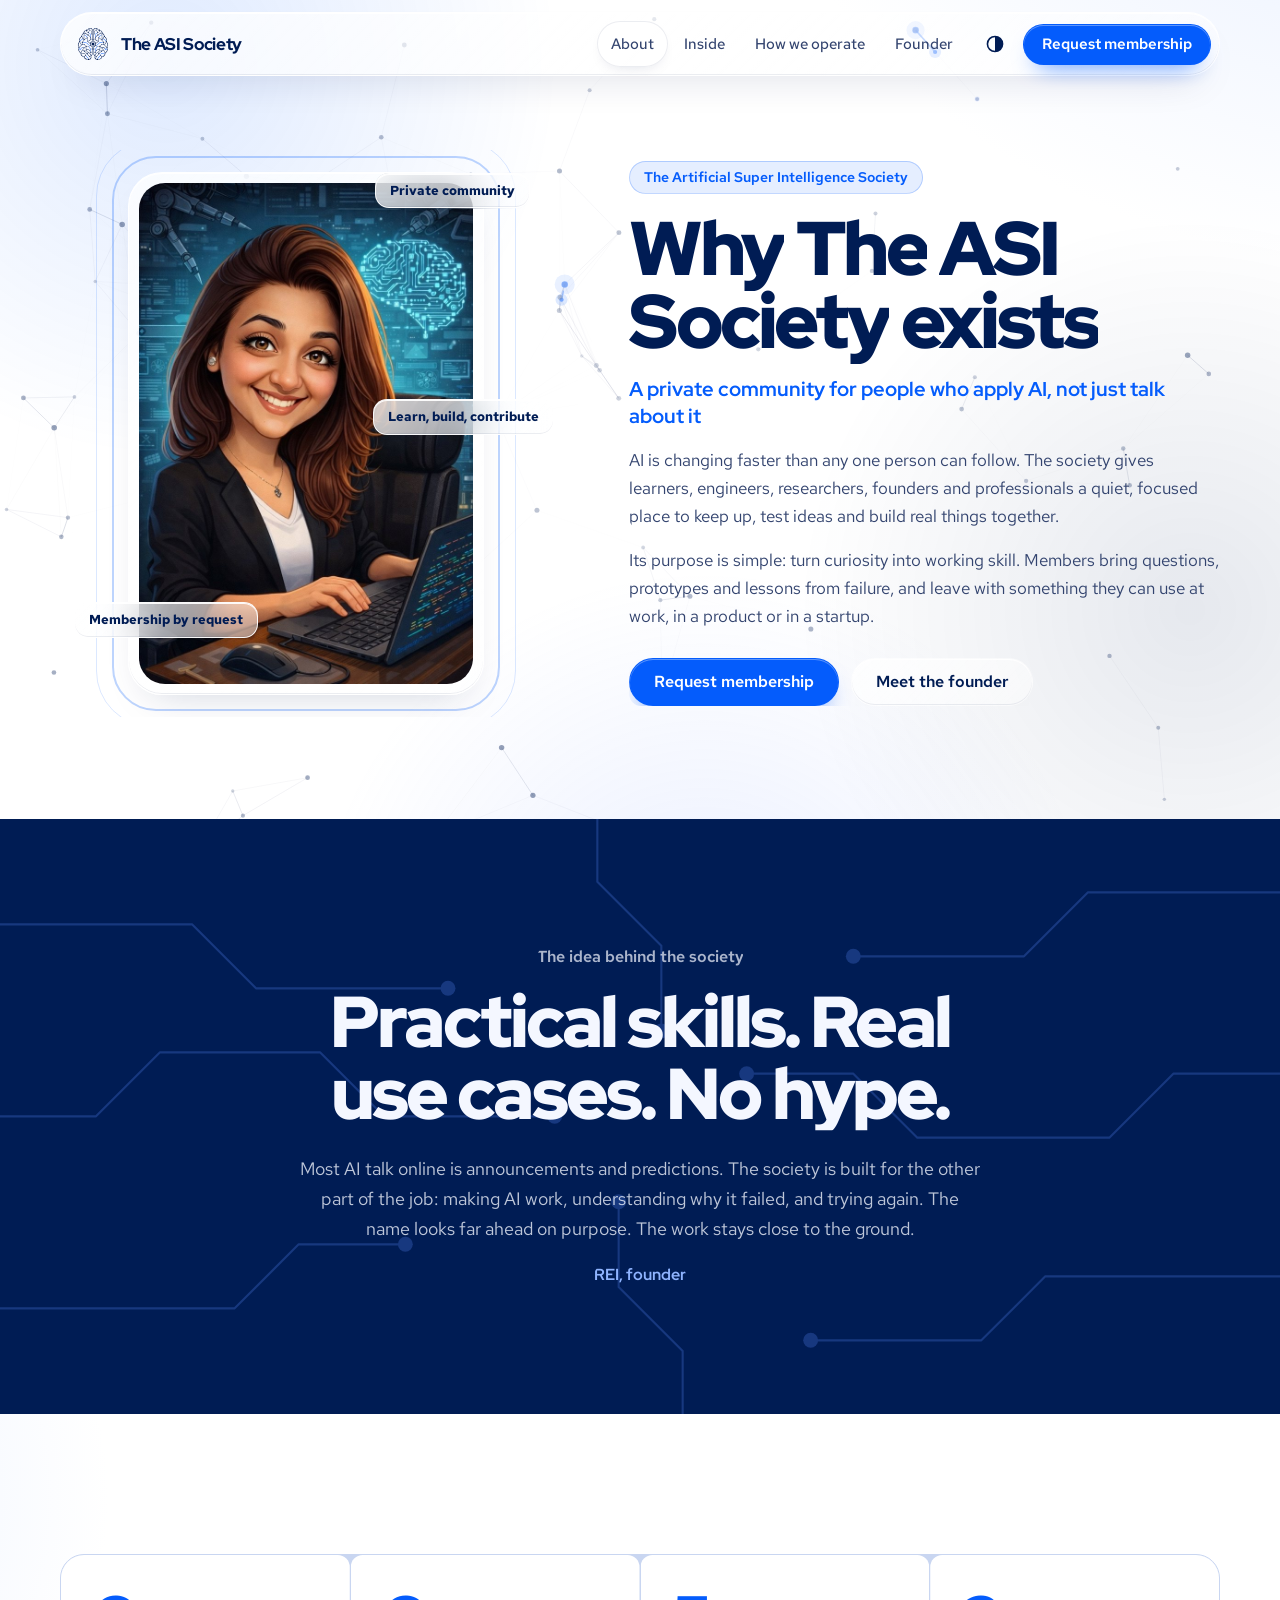
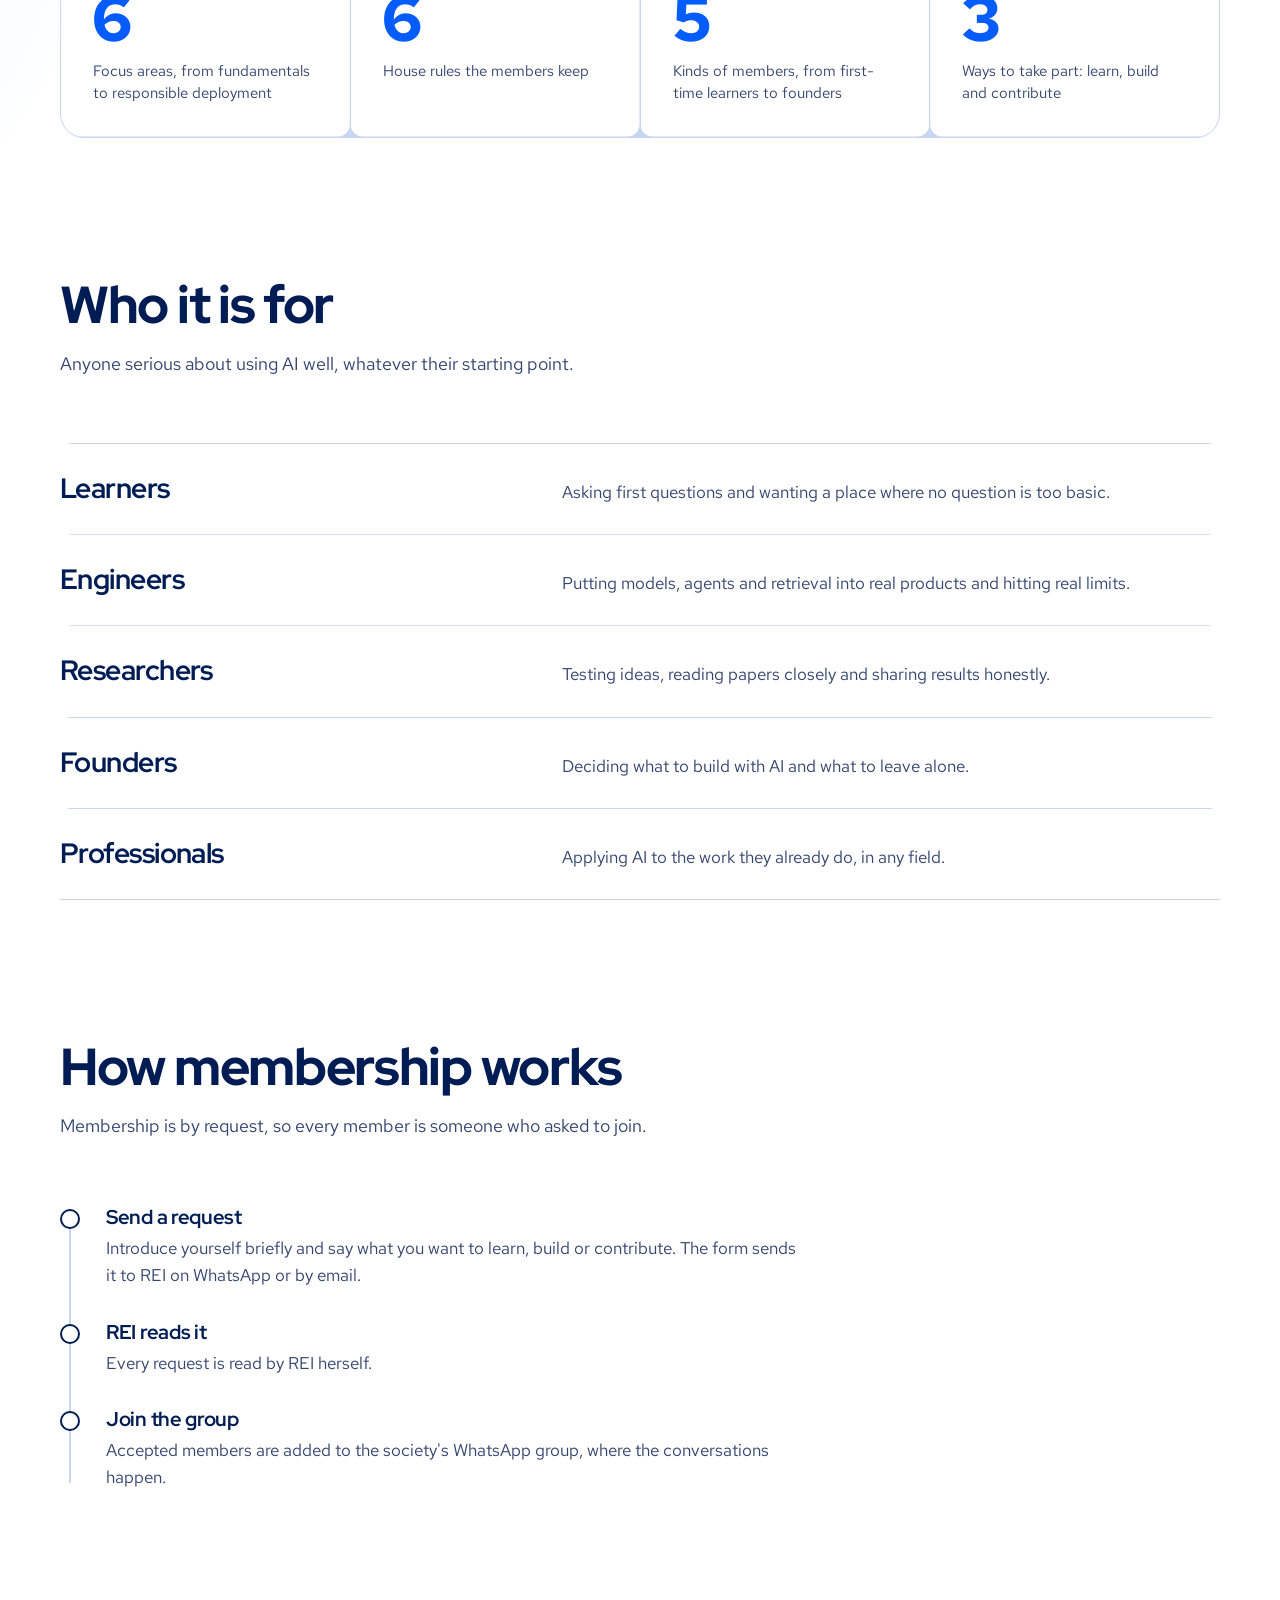
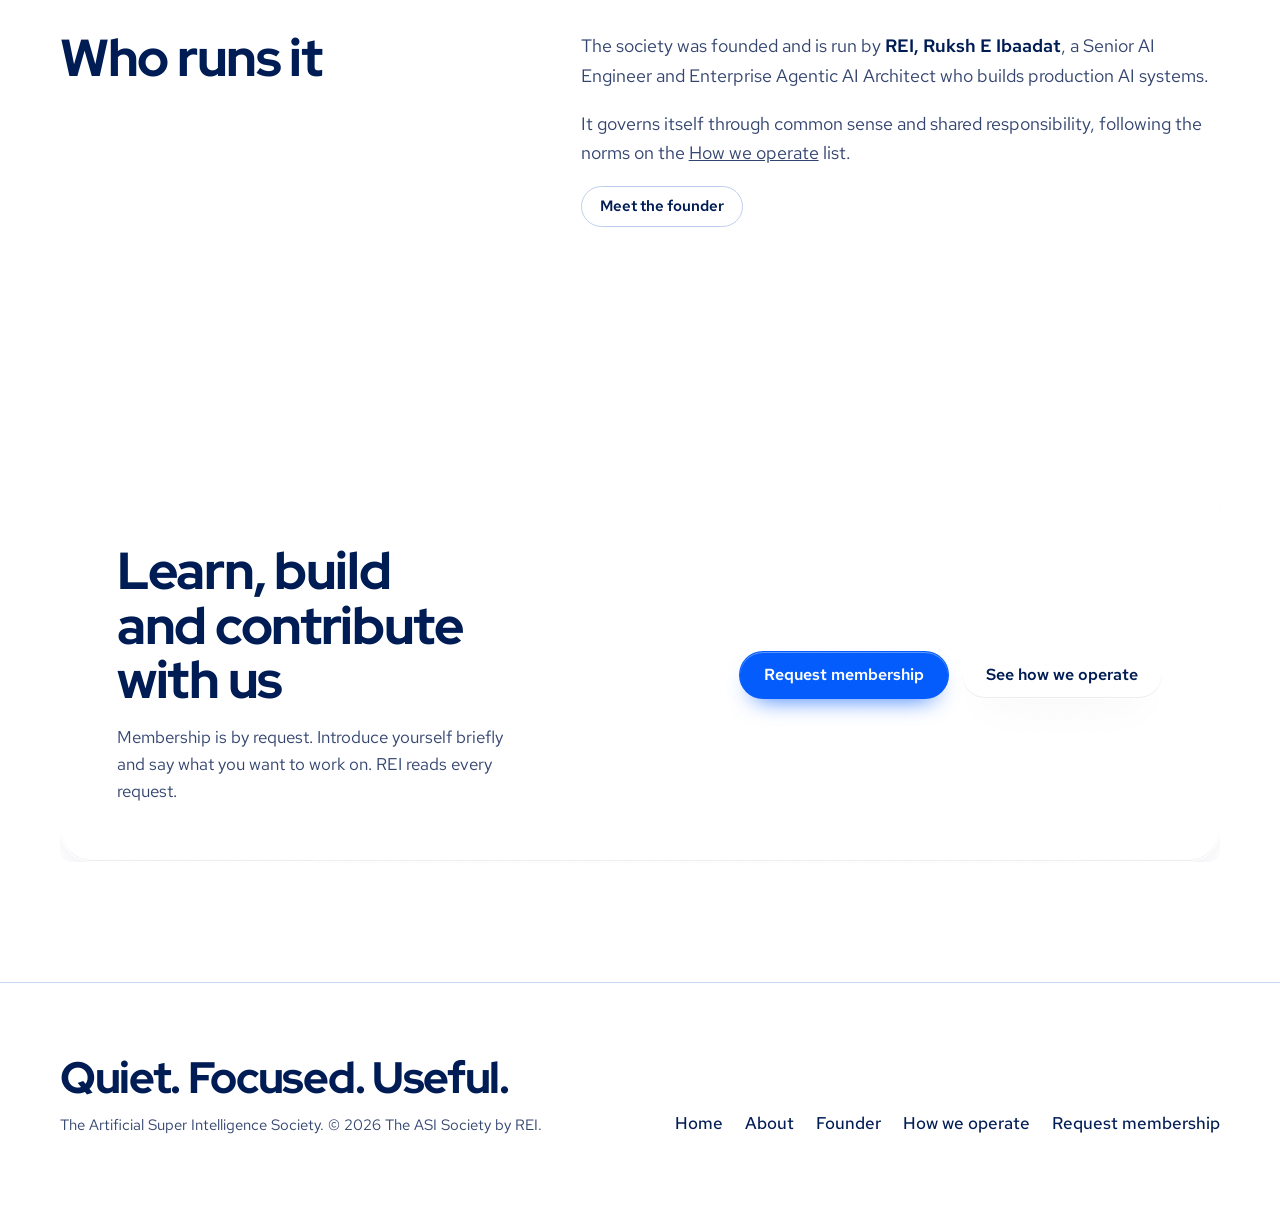
<file: about.html>
<!doctype html>
<html lang="en">
<head>
<meta charset="utf-8">
<meta name="viewport" content="width=device-width, initial-scale=1, viewport-fit=cover">
<title>About | The ASI Society</title>
<meta name="description" content="Why The ASI Society exists, how it runs, and who founded it: REI, Ruksh E Ibaadat, Senior AI Engineer and Enterprise Agentic AI Architect.">
<meta name="theme-color" content="#FFFFFF">
<link rel="canonical" href="https://asisociety.org/about">
<meta property="og:type" content="website">
<meta property="og:title" content="About The ASI Society">
<meta property="og:description" content="A private AI community for people who build. Founded by REI, Ruksh E Ibaadat.">
<meta property="og:url" content="https://asisociety.org/about">
<meta property="og:image" content="https://asisociety.org/og.png">
<meta property="og:image:width" content="1200">
<meta property="og:image:height" content="630">
<meta name="twitter:card" content="summary_large_image">
<link rel="icon" href="/favicon.svg" type="image/svg+xml">
<link rel="icon" href="/favicon.png" sizes="48x48" type="image/png">
<link rel="apple-touch-icon" href="/apple-touch-icon.png">
<link rel="preconnect" href="https://fonts.googleapis.com">
<link rel="preconnect" href="https://fonts.gstatic.com" crossorigin>
<link href="https://fonts.googleapis.com/css2?family=Red+Hat+Display:wght@600;700;800;900&family=Red+Hat+Mono:wght@400&family=Red+Hat+Text:wght@400;500;600&display=swap" rel="stylesheet">
<script>
(function(){var t='light';try{if(localStorage.getItem('asi-theme')==='dark')t='dark'}catch(e){}document.documentElement.setAttribute('data-theme',t)})();
</script>
<script type="application/ld+json">
{"@context":"https://schema.org","@type":"AboutPage","name":"About The ASI Society","url":"https://asisociety.org/about",
 "about":{"@type":"Organization","name":"The ASI Society","alternateName":"The Artificial Super Intelligence Society","url":"https://asisociety.org",
  "founder":{"@type":"Person","name":"Ruksh E Ibaadat","alternateName":"REI","jobTitle":"Senior AI Engineer","sameAs":["https://www.linkedin.com/in/ruksheibadat","https://ruksheibadat.com"]}}}
</script>
<style>

@property --reveal{syntax:"<percentage>";inherits:false;initial-value:140%}

:root{
  box-sizing:border-box;
  padding-top:env(safe-area-inset-top,0px);
  padding-bottom:env(safe-area-inset-bottom,0px);
  color-scheme:light;
  --paper:#FFFFFF;--paper-2:#F2F6FE;--ink:#001C54;--ink-2:#33446F;
  --signal:#045CFC;--signal-2:#0348C8;--on-signal:#FFFFFF;
  --trace:#C9D6F1;--mist:#E4EDFF;
  --band:#001C54;--on-band:#F4F7FF;--band-trace:#17387F;
  --glass-hi:rgba(255,255,255,.78);--glass-lo:rgba(255,255,255,.46);--glass-edge:rgba(255,255,255,.92);--glass-line:rgba(0,28,84,.08);--glass-shadow:rgba(0,28,84,.22);
  --lens-core:#FFFFFF;--lens-rim:rgba(255,255,255,.96);--lens-tint:rgba(4,92,252,.26);
  --field:#FFFFFF;--field-line:#BFCDEC;--danger:#B3261E;
  --brain-ink:#001C54;
  --f-display:"Red Hat Display","Avenir Next","Segoe UI",system-ui,sans-serif;
  --f-text:"Red Hat Text","Avenir Next","Segoe UI",system-ui,sans-serif;
  --f-mono:"Red Hat Mono",ui-monospace,"SF Mono",Menlo,Consolas,monospace;
  --gutter:clamp(20px,5vw,48px);
  --ease:cubic-bezier(.2,.7,.2,1);
}
@media (prefers-color-scheme:dark){
  :root:not([data-theme="light"]){
    color-scheme:dark;
    --paper:#030B22;--paper-2:#08143A;--ink:#EEF3FF;--ink-2:#AEBBDD;
    --signal:#6A9CFF;--signal-2:#8BB2FF;--on-signal:#00123A;
    --trace:#1D2F63;--mist:#0A1A47;
    --band:#0A1A4A;--on-band:#EEF3FF;--band-trace:#21408F;
    --glass-hi:rgba(28,46,102,.66);--glass-lo:rgba(12,24,62,.42);--glass-edge:rgba(150,180,255,.30);--glass-line:rgba(0,0,0,.35);--glass-shadow:rgba(0,0,0,.55);
    --lens-core:#10225A;--lens-rim:rgba(170,196,255,.55);--lens-tint:rgba(106,156,255,.30);
    --field:#071233;--field-line:#2A3E7C;--danger:#FF8A80;
    --brain-ink:#EEF3FF;
  }
}
:root[data-theme="dark"]{
  color-scheme:dark;
  --paper:#030B22;--paper-2:#08143A;--ink:#EEF3FF;--ink-2:#AEBBDD;
  --signal:#6A9CFF;--signal-2:#8BB2FF;--on-signal:#00123A;
  --trace:#1D2F63;--mist:#0A1A47;
  --band:#0A1A4A;--on-band:#EEF3FF;--band-trace:#21408F;
  --glass-hi:rgba(28,46,102,.66);--glass-lo:rgba(12,24,62,.42);--glass-edge:rgba(150,180,255,.30);--glass-line:rgba(0,0,0,.35);--glass-shadow:rgba(0,0,0,.55);
  --lens-core:#10225A;--lens-rim:rgba(170,196,255,.55);--lens-tint:rgba(106,156,255,.30);
  --field:#071233;--field-line:#2A3E7C;--danger:#FF8A80;
  --brain-ink:#EEF3FF;
}

*,*::before,*::after{box-sizing:inherit}
html{scroll-padding-top:calc(env(safe-area-inset-top,0px) + 96px);-webkit-text-size-adjust:100%;text-size-adjust:100%}
@media (prefers-reduced-motion:no-preference){html{scroll-behavior:smooth}}
body{
  margin:0;color:var(--ink);font:400 1.0625rem/1.6 var(--f-text);
  -webkit-font-smoothing:antialiased;overflow-x:hidden;
  background:
    radial-gradient(90vmax 70vmax at 112% -6%,var(--mist) 0,transparent 60%),
    radial-gradient(70vmax 60vmax at -30% 34%,var(--mist) 0,transparent 55%),
    var(--paper);
}
h1,h2,h3{font-family:var(--f-display);margin:0;letter-spacing:-.025em;line-height:1.05;text-wrap:balance}
h2{font-weight:800;font-size:clamp(2rem,4.6vw,3.25rem)}
h3{font-weight:700;font-size:1.3125rem;letter-spacing:-.015em;line-height:1.2}
p{margin:0}
a{color:inherit}
svg{max-width:100%}
::selection{background:var(--signal);color:var(--on-signal)}
:focus-visible{outline:2px solid var(--signal);outline-offset:3px}
.wrap{width:min(1160px,100% - 2*var(--gutter));margin-inline:auto}
.b-ink{fill:var(--brain-ink)}
.b-sig{fill:var(--signal)}
.skip{position:absolute;left:12px;top:-80px;z-index:100;background:var(--ink);color:var(--paper);padding:10px 14px;border-radius:10px;text-decoration:none}
.skip:focus{top:calc(env(safe-area-inset-top,0px) + 10px)}

/* Glass is kept for what floats: the bar, the lens, the request sheet. Content rests on paper. */
.glass{
  background:linear-gradient(135deg,var(--glass-hi),var(--glass-lo));
  -webkit-backdrop-filter:blur(20px) saturate(170%);backdrop-filter:blur(20px) saturate(170%);
  border:1px solid var(--glass-edge);
  box-shadow:inset 0 1px 0 var(--glass-edge),inset 0 -1px 0 var(--glass-line),0 18px 40px -22px var(--glass-shadow);
}
@media (prefers-reduced-transparency:reduce){.glass{background:var(--paper-2);-webkit-backdrop-filter:none;backdrop-filter:none}}
@supports not ((backdrop-filter:blur(2px)) or (-webkit-backdrop-filter:blur(2px))){.glass{background:var(--paper-2)}}

.btn{display:inline-flex;align-items:center;justify-content:center;gap:8px;padding:15px 24px;border-radius:999px;border:1px solid transparent;font:600 1rem/1 var(--f-text);text-decoration:none;cursor:pointer;transition:background .2s,transform .2s var(--ease);-webkit-tap-highlight-color:transparent}
.btn:active{transform:scale(.98)}
.btn--primary{background:var(--signal);color:var(--on-signal);box-shadow:inset 0 1px 0 rgba(255,255,255,.35),0 12px 24px -14px var(--signal)}
.btn--primary:hover{background:var(--signal-2)}
.btn--glass{color:var(--ink)}
.btn--quiet{background:transparent;border-color:var(--field-line);color:var(--ink)}
.btn--quiet:hover{border-color:var(--ink)}
.btn--sm{padding:12px 18px;font-size:.9375rem}

/* Bar */
.nav{position:fixed;top:0;left:0;right:0;z-index:50;padding:calc(env(safe-area-inset-top,0px) + 12px) var(--gutter) 0;pointer-events:none}
.nav__pill{pointer-events:auto;margin-inline:auto;max-width:1160px;display:flex;align-items:center;gap:6px;padding:8px 8px 8px 14px;border-radius:999px;transition:box-shadow .35s var(--ease)}
.nav__pill.is-scrolled{box-shadow:inset 0 1px 0 var(--glass-edge),inset 0 -1px 0 var(--glass-line),0 22px 44px -20px var(--glass-shadow),0 2px 8px -2px var(--glass-shadow)}
.brand{display:flex;align-items:center;gap:10px;margin-right:auto;padding:2px 8px 2px 0;border-radius:999px;text-decoration:none;font:800 1.0625rem/1 var(--f-display);letter-spacing:-.02em;white-space:nowrap}
.brand__mark{width:36px;height:36px;flex:none;display:block}
.nav__links{display:none;gap:2px}
.nav__links a{padding:11px 14px;border-radius:999px;text-decoration:none;font-weight:500;font-size:.9375rem;color:var(--ink-2);transition:color .2s}
.nav__links a:hover,.nav__links a[aria-current="true"]{color:var(--ink)}
.nav__links a[aria-current="true"]{background:var(--glass-hi);box-shadow:inset 0 0 0 1px var(--glass-line)}
.nav__pill .btn{display:none}
.icon-btn{width:44px;height:44px;flex:none;border-radius:50%;border:0;background:transparent;color:var(--ink);display:grid;place-items:center;cursor:pointer}
.icon-btn svg{width:22px;height:22px}
.nav__menu{height:44px;padding:0 16px;border-radius:999px;border:1px solid var(--glass-line);background:var(--glass-hi);color:var(--ink);font:600 .9375rem/1 var(--f-text);cursor:pointer}
.nav__sheet{pointer-events:auto;margin:8px auto 0;max-width:1160px;border-radius:26px;padding:10px;display:grid;gap:2px}
.nav__sheet[hidden]{display:none}
.nav__sheet a:not(.btn){padding:14px 16px;border-radius:16px;text-decoration:none;font-weight:600}
.nav__sheet .btn{margin-top:6px}
@media (min-width:900px){
  .nav__links{display:flex}.nav__pill .btn{display:inline-flex}.nav__menu{display:none}.nav__sheet{display:none}
}

/* Hero */
.hero{padding-top:118px;padding-bottom:clamp(40px,6vw,72px);overflow-x:hidden}
@supports (overflow:clip){.hero{overflow-x:clip;overflow-y:visible}}
.hero__grid{display:grid;gap:clamp(24px,5vw,48px);align-items:center}
.hero__stage{order:-1}
.hero h1{font-weight:900;font-size:clamp(2.5rem,13.2vw,4.5rem);line-height:.96;letter-spacing:-.045em}
.hero h1 .line{display:block}
.lede{margin-top:clamp(20px,3vw,28px);max-width:34em;font-size:clamp(1.0625rem,1.5vw,1.25rem);line-height:1.55;color:var(--ink-2)}
.hero__cta{display:flex;flex-wrap:wrap;gap:12px;margin-top:clamp(24px,3.5vw,36px)}
.byline{margin-top:clamp(28px,4vw,44px);font:700 .9375rem/1.3 var(--f-display);letter-spacing:.005em}
@media (min-width:900px){
  .hero{padding-top:148px}
  .hero__grid{grid-template-columns:minmax(0,1fr) min(38%,440px)}
  .hero__stage{order:0}
  .hero h1{font-size:clamp(3.5rem,7vw,6.25rem)}
}
.stage{position:relative;aspect-ratio:1;width:min(64vw,300px);margin-inline:auto;touch-action:pan-y;-webkit-user-select:none;user-select:none;-webkit-tap-highlight-color:transparent}
@media (min-width:900px){.stage{width:100%}}
@media (hover:hover) and (pointer:fine){.js .stage{cursor:none}}
.stage__art{--reveal:140%;width:100%;height:100%;
  -webkit-mask-image:radial-gradient(circle at 50% 50%,#000 calc(var(--reveal) - 14%),transparent var(--reveal));
  mask-image:radial-gradient(circle at 50% 50%,#000 calc(var(--reveal) - 14%),transparent var(--reveal))}
.stage__art svg{display:block;width:100%;height:100%}
.lens{display:none}
.js .lens{display:block;position:absolute;left:0;top:0;width:var(--d,150px);height:var(--d,150px);border-radius:50%;will-change:transform;opacity:0;transition:opacity .7s ease;pointer-events:none;
  box-shadow:0 0 0 1px rgba(0,28,84,.10),0 28px 46px -20px var(--glass-shadow),0 6px 14px -4px var(--glass-shadow)}
.js .lens.is-live{opacity:1}
.lens__glass{position:absolute;inset:0;border-radius:50%;overflow:hidden;-webkit-clip-path:circle(50%);clip-path:circle(50%);
  background:radial-gradient(circle at 34% 28%,var(--lens-core),var(--paper) 74%)}
.lens__glass svg{position:absolute;left:0;top:0;max-width:none;display:block;will-change:transform}
.lens::after{content:"";position:absolute;inset:0;border-radius:50%;
  box-shadow:inset 0 0 0 1.5px var(--lens-rim),inset 0 0 0 4px rgba(4,92,252,.07),inset 0 12px 20px -10px var(--lens-rim),inset 0 -16px 24px -12px var(--lens-tint),inset 0 0 30px rgba(0,28,84,.10);
  background:
    radial-gradient(120% 120% at 26% 16%,rgba(255,255,255,.5) 0,rgba(255,255,255,0) 36%),
    radial-gradient(90% 90% at 80% 90%,var(--lens-tint) 0,transparent 42%)}
.stage__hint{margin-top:12px;text-align:center;font-size:.875rem;color:var(--ink-2);transition:opacity .6s}
.stage__hint.is-done{opacity:0}
html:not(.js) .stage__hint{display:none}

@media (prefers-reduced-motion:no-preference){
  .stage__art{animation:power 1.6s .1s var(--ease) both}
  .hero h1 .line{animation:rise .8s var(--ease) both}
  .hero h1 .line:nth-child(1){animation-delay:.2s}
  .hero h1 .line:nth-child(2){animation-delay:.29s}
  .hero h1 .line:nth-child(3){animation-delay:.38s}
  .lede,.hero__cta,.byline{animation:fade .8s .62s ease both}
}
@keyframes power{from{--reveal:0%}to{--reveal:140%}}
@keyframes rise{from{opacity:0;transform:translateY(.35em)}to{opacity:1;transform:none}}
@keyframes fade{from{opacity:0}to{opacity:1}}

/* Sections on paper */
.section{padding-block:clamp(72px,11vw,140px)}
.section__head{display:grid;gap:18px;margin-bottom:clamp(36px,6vw,64px);max-width:44rem}
.section__head p{color:var(--ink-2);font-size:1.125rem}

.bus{list-style:none;margin:0;padding:0;display:grid;gap:36px;position:relative}
.bus::before{content:"";position:absolute;left:9px;top:12px;bottom:12px;width:2px;background:var(--trace)}
.bus li{position:relative;padding-left:46px}
.bus li::before{content:"";position:absolute;left:0;top:3px;width:20px;height:20px;border-radius:50%;background:var(--brain-ink)}
.bus p{margin-top:8px;color:var(--ink-2);max-width:30em}
@media (min-width:820px){
  .bus{grid-template-columns:repeat(3,1fr);gap:48px}
  .bus::before{left:10px;right:0;top:9px;bottom:auto;width:auto;height:2px}
  .bus li{padding-left:0;padding-top:54px}
  .bus li::before{top:0}
}

.rows{margin:0;border-bottom:1px solid var(--trace)}
.row{display:grid;gap:6px;padding:22px 0;border-top:1px solid var(--trace)}
.row dt{font:700 clamp(1.3125rem,2.4vw,1.75rem)/1.15 var(--f-display);letter-spacing:-.02em}
.row dd{margin:0;color:var(--ink-2);max-width:36em}
@media (min-width:820px){.row{grid-template-columns:5fr 7fr;gap:32px;align-items:baseline;padding:28px 0}}

.band{position:relative;overflow:hidden;background:var(--band);color:var(--on-band);padding-block:clamp(72px,10vw,128px)}
.band__traces{position:absolute;top:0;right:0;width:min(60%,720px);height:100%;color:var(--band-trace);pointer-events:none}
.band blockquote{position:relative;margin:0;max-width:21em;font:700 clamp(1.625rem,3.8vw,2.875rem)/1.16 var(--f-display);letter-spacing:-.025em;text-wrap:balance}

.principles{list-style:none;margin:0;padding:0;display:grid;gap:30px 56px}
@media (min-width:720px){.principles{grid-template-columns:1fr 1fr}}
.principles li{display:grid;grid-template-columns:40px 1fr;gap:14px;align-items:start}
.principles svg{width:28px;height:28px;color:var(--signal);margin-top:1px;fill:none;stroke:currentColor;stroke-width:1.75;stroke-linecap:round;stroke-linejoin:round}
.principles h3{font-size:1.1875rem}
.principles p{color:var(--ink-2);margin-top:4px}
.creed{margin-top:clamp(40px,6vw,72px);padding-top:28px;border-top:1px solid var(--trace);font:700 clamp(1.3125rem,2.6vw,1.875rem)/1.2 var(--f-display);letter-spacing:-.02em;max-width:26em;text-wrap:balance}

.founder__grid{display:grid;gap:clamp(36px,6vw,72px)}
@media (min-width:900px){.founder__grid{grid-template-columns:5fr 6fr;align-items:start}}
.founder__name{margin-top:22px;font:700 1.75rem/1.1 var(--f-display);letter-spacing:-.02em}
.founder__role{margin-top:8px;font-weight:600}
.founder__bio{margin-top:18px;color:var(--ink-2);max-width:32em}
.founder__sign{margin-top:22px;font:700 1.1875rem/1.3 var(--f-display)}
.founder__links{display:flex;flex-wrap:wrap;gap:10px;margin-top:26px}
.areas{border-bottom:1px solid var(--trace)}
.areas details{border-top:1px solid var(--trace)}
.areas summary{list-style:none;cursor:pointer;display:flex;justify-content:space-between;align-items:center;gap:16px;padding:20px 2px;font:700 1.25rem/1.2 var(--f-display);letter-spacing:-.015em}
.areas summary::-webkit-details-marker{display:none}
.areas summary::after{content:"";width:14px;height:14px;flex:none;transition:transform .3s var(--ease);
  background:linear-gradient(currentColor,currentColor) center/100% 2px no-repeat,linear-gradient(currentColor,currentColor) center/2px 100% no-repeat}
.areas details[open] summary::after{transform:rotate(45deg)}
.areas ul{list-style:none;margin:0;padding:0 2px 22px;display:flex;flex-wrap:wrap;gap:8px}
.areas li{padding:6px 12px;border-radius:999px;border:1px solid var(--trace);font-size:.9375rem;color:var(--ink-2);background:var(--paper)}

/* Request */
.join{position:relative;overflow:hidden;background:linear-gradient(180deg,transparent 0,var(--mist) 20%,var(--mist) 80%,transparent 100%)}
.join__traces{position:absolute;inset:0;width:100%;height:100%;color:var(--trace);pointer-events:none}
.sheet{position:relative;border-radius:32px;padding:clamp(22px,4.5vw,56px);display:grid;gap:clamp(28px,5vw,64px)}
@media (min-width:900px){.sheet{grid-template-columns:5fr 7fr}}
.sheet__copy p{margin-top:18px;color:var(--ink-2);max-width:28em}
.sheet__copy .note{margin-top:22px;padding-top:18px;border-top:1px solid var(--glass-line);font-size:.9375rem}
.f{display:grid;gap:22px;min-width:0}
.f label,.f legend{display:block;padding:0;font:600 .9375rem/1.3 var(--f-text)}
.f fieldset{border:0;margin:0;padding:0;min-width:0}
.f input.in,.f textarea{width:100%;margin-top:8px;padding:14px 16px;border-radius:14px;border:1px solid var(--field-line);background:var(--field);color:var(--ink);font:400 1rem/1.45 var(--f-text)}
.f textarea{min-height:112px;resize:vertical}
.f input.in:focus-visible,.f textarea:focus-visible{outline-offset:1px;border-color:var(--signal)}
.pills{display:flex;flex-wrap:wrap;gap:8px;margin-top:10px}
.pills label{position:relative;cursor:pointer;font-weight:500}
.pills input{position:absolute;inset:0;width:100%;height:100%;margin:0;opacity:0;cursor:pointer}
.pills span{display:inline-block;padding:11px 16px;border-radius:999px;border:1px solid var(--field-line);background:var(--field);transition:background .2s,color .2s,border-color .2s}
.pills input:checked + span{background:var(--ink);color:var(--paper);border-color:var(--ink)}
.pills input:focus-visible + span{outline:2px solid var(--signal);outline-offset:2px}
.err{display:none;margin-top:6px;font-size:.875rem;color:var(--danger)}
.is-invalid .err{display:block}
.is-invalid input.in,.is-invalid textarea{border-color:var(--danger)}
.status{min-height:1.5em;font-size:.9375rem;color:var(--ink-2)}
.f[data-state="editing"] .result,.f[data-state="sending"] .result{display:none}
.f:not([data-state="editing"]):not([data-state="sending"]) .fields{display:none}
.fields{display:grid;gap:22px}
.result h3{font-size:1.5rem}
.result h3:focus{outline:none}
.result p{margin-top:8px;color:var(--ink-2)}
.result textarea{margin-top:16px;min-height:120px;resize:none;overflow:hidden;font:400 .9375rem/1.55 var(--f-mono)}
.result__actions{display:flex;flex-wrap:wrap;gap:10px;margin:18px 0 12px}
[hidden]{display:none!important}
.two{display:grid;gap:22px}
@media (min-width:620px){.two{grid-template-columns:1fr 1fr}}
.hp,.sr{position:absolute;left:-9999px;width:1px;height:1px;overflow:hidden}
.btn[disabled]{opacity:.6;cursor:default}
.f input.in::placeholder{color:var(--ink-2);opacity:.55}
.sheet__copy .note--plain{margin-top:10px;padding-top:0;border-top:0}

.foot{padding-block:clamp(44px,6vw,72px);border-top:1px solid var(--trace)}
.foot__grid{display:grid;gap:30px}
@media (min-width:820px){.foot__grid{grid-template-columns:1fr auto;align-items:end}}
.foot__sign{font:800 clamp(1.75rem,4vw,2.75rem)/1 var(--f-display);letter-spacing:-.03em}
.foot__meta{margin-top:14px;color:var(--ink-2);font-size:.9375rem}
.foot nav{display:flex;flex-wrap:wrap;gap:8px 22px;font-weight:500}
.foot nav a{text-decoration:none}
.foot nav a:hover{text-decoration:underline}


/* ── About page ─────────────────────────────────────────── */
.prose{display:grid;gap:18px;max-width:40rem;color:var(--ink-2);font-size:1.125rem;line-height:1.65}
.prose strong{color:var(--ink);font-weight:600}
.why{display:grid;gap:clamp(28px,5vw,64px)}
@media (min-width:900px){.why{grid-template-columns:5fr 7fr;align-items:start}}

/* Purpose hero: portrait and purpose side by side */
.purpose{padding-top:118px;padding-bottom:clamp(56px,8vw,104px);overflow-x:clip}
@media (min-width:900px){.purpose{padding-top:150px}}
.purpose__grid{display:grid;gap:clamp(40px,6vw,80px);align-items:center}
@media (min-width:900px){.purpose__grid{grid-template-columns:minmax(0,5fr) minmax(0,6fr)}}
.purpose__art{display:flex;justify-content:center}
.art{position:relative;width:min(100%,400px);padding:22px}
.art__frame{position:relative;border-radius:34px;padding:10px}
.art__frame img{display:block;width:100%;height:auto;aspect-ratio:724/1086;object-fit:cover;border-radius:26px}
.ring{position:absolute;inset:6px;border-radius:44px;border:2px solid color-mix(in srgb,var(--signal) 26%,transparent);pointer-events:none}
.ring--2{inset:-10px;border-radius:56px;border-width:1.5px;border-color:color-mix(in srgb,var(--signal) 14%,transparent)}
.float{position:absolute;z-index:2;padding:9px 14px;border-radius:14px;font:700 .8125rem/1.2 var(--f-text);color:var(--ink);white-space:nowrap}
.float--1{top:4%;right:-6%}
.float--2{bottom:14%;left:-8%}
.float--3{top:44%;right:-12%}
@media (max-width:520px){.float{font-size:.75rem;padding:8px 11px}.float--1{right:2%}.float--2{left:0}.float--3{right:2%}}
@media (prefers-reduced-motion:no-preference){
  .art__frame img{animation:bob 6s ease-in-out infinite}
  .ring{animation:pulse 3.2s ease-in-out infinite}
  .ring--2{animation-delay:1s}
  .float{animation:bob 5s ease-in-out infinite}
  .float--2{animation-delay:1.3s}.float--3{animation-delay:2.4s}
}
@keyframes bob{0%,100%{transform:translateY(0)}50%{transform:translateY(-8px)}}
@keyframes pulse{0%,100%{opacity:.4;transform:scale(1)}50%{opacity:1;transform:scale(1.015)}}
.chip{display:inline-flex;padding:7px 14px;border-radius:999px;background:color-mix(in srgb,var(--signal) 10%,transparent);border:1px solid color-mix(in srgb,var(--signal) 24%,transparent);color:var(--signal);font:600 .875rem/1.2 var(--f-text);margin-bottom:18px}
.purpose h1{font-weight:900;font-size:clamp(2.5rem,7.6vw,4.75rem);line-height:.96;letter-spacing:-.045em;max-width:11ch}
.purpose__role{margin-top:18px;font:700 clamp(1.0625rem,1.8vw,1.25rem)/1.35 var(--f-display);color:var(--signal)}
.purpose__copy > p:not(.chip):not(.purpose__role){margin-top:16px;color:var(--ink-2);font-size:1.0625rem;line-height:1.65;max-width:36em}
.purpose .hero__cta{margin-top:28px}

/* Story band */
.story{position:relative;overflow:hidden;background:var(--band);color:var(--on-band);padding-block:clamp(72px,10vw,128px);text-align:center}
.story__traces{position:absolute;inset:0;width:100%;height:100%;color:var(--band-trace);pointer-events:none}
.story__inner{position:relative;display:grid;justify-items:center}
.story__label{font:600 1rem/1.3 var(--f-text);letter-spacing:0;color:color-mix(in srgb,var(--on-band) 70%,transparent)}
.story__quote{margin:18px 0 0;max-width:16ch;font:900 clamp(2.25rem,6.4vw,4.5rem)/1 var(--f-display);letter-spacing:-.04em;text-wrap:balance}
.story__sub{margin-top:24px;max-width:38em;font-size:1.125rem;line-height:1.65;color:color-mix(in srgb,var(--on-band) 78%,transparent)}
.story__sign{margin-top:22px;font:700 1rem/1.3 var(--f-display);color:#8FB4FF}

/* Numbers */
.stats{list-style:none;margin:0;padding:0;display:grid;grid-template-columns:repeat(2,minmax(0,1fr));gap:1px;background:var(--trace);border:1px solid var(--trace);border-radius:24px;overflow:hidden}
@media (min-width:820px){.stats{grid-template-columns:repeat(4,1fr)}}
.stats li{background:var(--paper);padding:clamp(20px,3vw,32px)}
.stats b{display:block;font:900 clamp(2.75rem,6vw,4rem)/1 var(--f-display);letter-spacing:-.04em;color:var(--signal)}
.stats span{display:block;margin-top:10px;color:var(--ink-2);font-size:.9375rem;line-height:1.45}

/* Membership steps */
.path{list-style:none;margin:0;padding:0;position:relative;display:grid;gap:30px;max-width:46rem}
.path::before{content:"";position:absolute;left:9px;top:8px;bottom:8px;width:2px;background:var(--trace)}
.path li{position:relative;padding-left:46px}
.path li::before{content:"";position:absolute;left:0;top:4px;width:20px;height:20px;border-radius:50%;background:var(--paper);border:2px solid var(--brain-ink);z-index:1}
.path h3{font-size:1.25rem}
.path p{margin-top:6px;color:var(--ink-2)}

/* Closing */
.close{padding-block:clamp(72px,10vw,120px)}
.close .sheet{align-items:center}
.close h2{max-width:14ch}
.close p{margin-top:16px;color:var(--ink-2);max-width:30em}
.close .hero__cta{margin-top:0}
@media (min-width:900px){.close .hero__cta{justify-content:flex-end}}

</style>
<link rel="stylesheet" href="/motion.css">
<script src="/motion.js" defer></script>
</head>
<body>
<a class="skip" href="#main">Skip to content</a>

<svg width="0" height="0" style="position:absolute" aria-hidden="true" focusable="false">
  <defs><symbol id="traces" viewBox="0 0 1200 600"><g fill="none" stroke="currentColor" stroke-width="2" stroke-linecap="round" stroke-linejoin="round"><path d="M0 120H180L240 180H420"/><path d="M0 300H90L150 240H300L360 300H520"/><path d="M0 480H220L280 420H380"/><path d="M1200 90H1020L960 150H800"/><path d="M1200 260H1100L1040 320H860L800 260H700"/><path d="M1200 450H980L920 510H760"/><path d="M560 0V80L620 140V220"/><path d="M640 600V520L580 460V380"/></g><g fill="currentColor"><circle cx="420" cy="180" r="7"/><circle cx="520" cy="300" r="7"/><circle cx="380" cy="420" r="7"/><circle cx="800" cy="150" r="7"/><circle cx="700" cy="260" r="7"/><circle cx="760" cy="510" r="7"/><circle cx="620" cy="220" r="7"/><circle cx="580" cy="380" r="7"/></g></symbol><symbol id="brain" viewBox="0 0 859 859"><g transform="translate(59.5 36) scale(0.333333)"><g class="b-sig"><path transform="translate(1385.49 387.441)" d="M0 0 C3.5 2.2 4.8 4.8 6.7 8.5 C7.4 9.7 8 11 8.7 12.3 C9.3 13.4 9.9 14.4 10.5 15.6 C10.8 16.1 10.8 16.1 12.5 18.6 C12.5 20.2 12.5 21.9 12.5 23.6 C9.8 25.8 9.8 25.8 5.9 28.1 C5.5 28.3 5.5 28.3 3.8 29.3 C1.3 30.8 -1.1 32.2 -3.5 33.6 C-7.2 35.7 -10.9 37.9 -14.7 40.1 C-15.6 40.7 -16.6 41.2 -17.5 41.8 C-24.8 46.1 -31.7 50.6 -38.5 55.6 C-39.3 56.1 -40.1 56.7 -40.9 57.3 C-45.9 61.1 -50.5 65.2 -55.2 69.5 C-57 71.1 -59 72.7 -61 74.3 C-66.2 79.2 -70.3 84.8 -74.5 90.6 C-74.9 91.1 -74.9 91.1 -76.7 93.6 C-87.3 109.2 -96 127 -99.5 145.6 C-100 148 -100.6 150.5 -101.2 152.9 C-103.1 161.8 -103.6 170.5 -103.6 179.6 C-103.5 181.5 -103.5 183.4 -103.5 185.3 C-103.5 186.2 -103.5 187.2 -103.5 188.2 C-103.4 202.3 -103.4 216.2 -104.1 230.2 C-104.8 242.8 -104.7 255.3 -103.8 267.9 C-102.4 286.9 -101.9 301.9 -112.2 318.5 C-114.1 321.5 -115.6 324.7 -117.2 327.9 C-117.4 328.5 -117.4 328.5 -118.8 331.2 C-120 333.6 -121.2 336.1 -122.3 338.5 C-122.9 339.8 -123.5 341.1 -124.2 342.4 C-124.7 343.6 -125.3 344.8 -125.8 346 C-126.1 346.4 -126.1 346.4 -127.5 348.6 C-128.8 348.6 -130.1 348.6 -131.5 348.6 C-132.3 324.7 -132.7 300.8 -132.7 276.9 C-132.7 275.3 -132.7 273.6 -132.7 272 C-132.7 264.4 -132.7 256.8 -132.7 249.2 C-132.7 240.6 -132.7 231.9 -132.8 223.3 C-132.8 215.7 -132.8 208.1 -132.8 200.5 C-132.8 197.3 -132.8 194.1 -132.8 191 C-133 136.4 -120.9 92.4 -82.2 52.3 C-80.7 50.8 -79.3 49.3 -77.9 47.8 C-66.1 35.6 -17.8 -3.2 0 0 Z "/><path transform="translate(839.848 389)" d="M0 0 C6.3 2.2 11.9 5.6 17.6 9 C18.7 9.7 19.9 10.3 21.1 11 C24.4 13 27.8 15 31.2 17 C32.9 18 34.6 19 36.3 20 C50.3 28.3 63.4 37.7 75.2 49 C76.2 50 77.2 51 78.3 52 C109.2 82 127.6 123.9 128.5 167 C128.5 170.2 128.5 173.3 128.5 176.5 C128.5 178.2 128.5 180 128.5 181.7 C128.5 186.4 128.5 191.1 128.5 195.8 C128.5 200.8 128.5 205.7 128.5 210.7 C128.5 219 128.5 227.2 128.4 235.5 C128.4 246.1 128.4 256.8 128.4 267.4 C128.4 276.6 128.4 285.7 128.4 294.9 C128.4 297.8 128.4 300.8 128.3 303.7 C128.3 308.3 128.3 312.9 128.3 317.5 C128.3 320 128.3 322.5 128.3 325 C128.3 326.5 128.3 328 128.3 329.5 C128.3 330.8 128.3 332.1 128.3 333.4 C128.2 337 127.9 340.4 127.2 344 C126.2 344.3 125.2 344.7 124.2 345 C119.7 341.8 118 336.7 116 331.8 C112.4 323.6 108.4 315.7 104.1 307.8 C100.3 300.4 98.7 294.2 98.8 285.8 C98.8 284.8 98.8 283.9 98.8 282.8 C98.8 279.6 98.9 276.3 98.9 273.1 C98.9 270.8 98.9 268.5 98.9 266.2 C98.9 260.2 99 254.2 99 248.2 C99.1 238.6 99.1 229 99.1 219.4 C99.1 216.1 99.2 212.8 99.2 209.5 C99.4 171 97.8 136.1 78.2 102 C77.4 100.7 76.7 99.5 76 98.2 C61.8 74 42.1 57.2 17.8 43.9 C9.9 39.5 2.5 34.7 -4.9 29.7 C-8.8 27 -8.8 27 -11.2 25.7 C-13.4 24.5 -13.4 24.5 -16.8 22 C-17.5 17.1 -13.4 12.3 -10.9 8.2 C-10.5 7.5 -10 6.7 -9.5 5.9 C-5.2 -1.4 -5.2 -1.4 0 0 Z "/><path transform="translate(528 540)" d="M0 0 C6.6 1.7 12.3 4.6 18.2 7.9 C19.9 8.9 21.7 9.9 23.5 10.9 C24.4 11.4 25.3 11.9 26.2 12.4 C29 14 31.8 15.5 34.6 17 C42.9 21.5 51 25.9 58.9 31 C65.2 35 71.5 38.4 78.1 41.8 C89.9 47.8 101 54.7 112 62 C112.8 62.5 113.6 63.1 114.5 63.6 C118.4 66.2 122.1 68.7 125.6 71.9 C128.3 74.4 131 76.8 133.8 79.2 C150.2 93.5 162.4 111.6 170 132 C170.4 133 170.8 134 171.2 135 C172.2 138.6 172.6 140.5 171 144 C167.6 145.2 164.8 145.9 161.2 146.4 C160.3 146.6 159.4 146.8 158.5 147 C154.1 147.7 150.3 148.3 146 147 C143.3 143.3 141.3 139.6 139.2 135.5 C132.1 121.9 123.7 111 113 100 C112.2 99.1 111.3 98.3 110.5 97.4 C102.1 89.2 92.1 83.8 82 78 C80.3 77 78.7 76.1 77 75.1 C72.7 72.6 68.3 70.2 64 67.7 C58.3 64.5 52.7 61.2 47 58 C40.4 54.2 33.7 50.4 27.1 46.6 C6.5 34.9 6.5 34.9 -3 29 C-3.9 28.4 -4.8 27.9 -5.7 27.3 C-8 25.8 -8 25.8 -11 23 C-10.9 17.8 -8.5 13.8 -6.1 9.2 C-5.7 8.6 -5.7 8.6 -3.9 5.3 C-2 2 -2 2 0 0 Z "/><path transform="translate(1693 542)" d="M0 0 C3.2 3.2 5.2 7 7.2 11 C7.8 12 8.3 13 8.8 14.1 C10 17 10 17 10 22 C6.6 25.4 2.4 27.7 -1.8 30.1 C-3.1 30.9 -4.4 31.7 -5.8 32.5 C-7.2 33.3 -8.6 34.2 -10 35 C-11.4 35.8 -12.8 36.6 -14.2 37.5 C-22.4 42.3 -30.6 47.1 -38.9 51.7 C-43.3 54.2 -47.5 56.7 -51.8 59.2 C-57.2 62.4 -62.6 65.5 -68.1 68.4 C-103.3 87.5 -125 107.4 -142.9 143 C-144 145 -144 145 -145 146 C-150.4 146.5 -155.1 145.1 -160.2 143.6 C-161.1 143.3 -161.9 143.1 -162.7 142.9 C-168.7 141.2 -168.7 141.2 -171 140 C-170.4 116.4 -152.1 93.9 -136 78 C-129.2 71.8 -121.8 66.8 -114 62 C-112.2 60.8 -110.3 59.7 -108.5 58.5 C-107.6 58 -106.8 57.4 -105.9 56.8 C-104.1 55.7 -102.3 54.6 -100.6 53.4 C-93.2 48.6 -85.6 44.6 -77.8 40.7 C-68.6 36 -60 31.3 -51.7 25.4 C-45.4 21.3 -38.7 18 -32 14.6 C-27.7 12.4 -23.4 10 -19.2 7.6 C-6.1 0 -6.1 0 0 0 Z "/><path transform="translate(358.633 803.527)" d="M0 0 C2.8 1.7 4.3 3.4 6.2 6 C10.3 11.4 10.3 11.4 12.5 14 C12.8 14.3 12.8 14.3 14.5 16.3 C15.1 17 15.7 17.7 16.3 18.4 C17.4 20.5 17.4 20.5 16.7 22.9 C12.5 31.2 -0.7 35.1 -8.7 39 C-21.9 45.4 -34.8 51.8 -46.6 60.5 C-47.8 61.3 -48.9 62.1 -50.1 63 C-56.5 67.7 -62.4 72.8 -68.2 78.2 C-70.3 80.1 -72.4 82 -74.6 83.8 C-81.5 89.8 -87.4 96.8 -93.2 103.7 C-94 104.6 -94.8 105.5 -95.6 106.5 C-96.3 106.5 -97 106.5 -97.6 106.5 C-97.6 107.1 -97.6 107.8 -97.6 108.5 C-98.3 108.5 -99 108.5 -99.6 108.5 C-100 109.1 -100 109.1 -101.6 112.5 C-102.3 112.5 -103 112.5 -103.6 112.5 C-103.6 113.1 -103.6 113.8 -103.6 114.5 C-105.5 116.6 -105.5 116.6 -107.6 118.5 C-108.3 118.5 -109 118.5 -109.6 118.5 C-110.3 119.8 -111 121.1 -111.6 122.5 C-113.1 124.2 -114.6 125.9 -116.2 127.5 C-119.7 131.3 -123 135.1 -126.3 139.2 C-129.6 143.3 -133 146.9 -136.8 150.6 C-139.1 153 -141 155.6 -143 158.3 C-145 160.9 -147.1 163.5 -149.2 166 C-149.9 166.9 -150.6 167.8 -151.4 168.7 C-153.6 170.5 -153.6 170.5 -156 170.3 C-160.6 168.9 -163.6 165.5 -167 162.2 C-167.8 161.6 -168.5 160.9 -169.3 160.2 C-171.4 158.2 -171.4 158.2 -174.6 154.5 C-174.3 150.2 -172.8 148 -170.1 144.8 C-169.3 143.9 -168.6 143 -167.9 142.2 C-167.1 141.3 -166.4 140.4 -165.6 139.5 C-164.3 137.8 -163 136.1 -161.6 134.4 C-158.4 130.4 -155.1 126.6 -151.7 122.8 C-149.4 120.3 -147.3 117.6 -145.1 115 C-141.7 110.7 -138.2 106.6 -134.5 102.6 C-132.8 100.6 -131.1 98.7 -129.4 96.7 C-121.8 88.1 -114 79.7 -105.8 71.7 C-103.8 69.7 -102 67.6 -100.1 65.3 C-99.3 64.4 -98.5 63.5 -97.6 62.5 C-97 62.5 -96.3 62.5 -95.6 62.5 C-95 61.2 -94.3 59.8 -93.6 58.5 C-92 56.7 -90.4 55.1 -88.6 53.5 C-87.9 52.8 -87.2 52.1 -86.5 51.4 C-80.5 45.9 -74.3 41.1 -67.6 36.5 C-67.2 36.2 -67.2 36.2 -65.2 34.7 C-54.7 27.1 -43.3 21.2 -31.8 15.3 C-25.2 11.8 -18.6 8.1 -12.1 4.4 C-10.9 3.8 -9.8 3.1 -8.6 2.5 C-7.6 1.9 -6.6 1.2 -5.5 0.6 C-2.6 -0.5 -2.6 -0.5 0 0 Z "/><path transform="translate(1863.75 803.953)" d="M0 0 C4.2 1.3 7.9 3.3 11.8 5.4 C12.2 5.6 12.2 5.6 14.2 6.7 C16.9 8.1 19.6 9.6 22.2 11 C24.2 12.1 26.1 13.1 28 14.1 C32.6 16.7 37.3 19.2 41.9 21.7 C43.9 22.8 45.8 23.9 47.8 25 C56.1 29.6 63.7 35.2 71.2 41 C72 41.6 72.8 42.2 73.6 42.8 C81.8 49.3 89 56.6 96.4 64 C98.5 66.1 100.7 68.3 102.8 70.4 C104.2 71.8 105.6 73.2 107 74.6 C107.6 75.2 108.2 75.8 108.9 76.5 C113.2 80.9 117.2 85.4 121.2 90 C122.6 91.4 123.9 92.7 125.2 94 C128.7 97.4 131.6 101 134.5 104.8 C136.9 107.8 139.5 110.4 142.3 113.1 C144.8 115.6 147.2 118.3 149.6 121.1 C151.2 123 152.8 124.8 154.5 126.7 C159.7 132.6 164.5 138.8 169.2 145 C170.1 146.1 170.9 147.1 171.7 148.2 C172.2 149.2 172.7 150.1 173.2 151 C171 155.5 168.1 158.4 164.4 161.7 C163.8 162.3 163.2 162.9 162.6 163.5 C160 165.9 157.8 167.8 154.5 169.2 C151.4 169 150.5 167.9 148.4 165.6 C148 165.2 148 165.2 146.3 163.3 C145.6 162.6 144.9 161.8 144.2 161 C143.7 160.4 143.7 160.4 141 157.4 C140.7 157 140.7 157 139.3 155.4 C136.7 152.4 134 149.5 131.3 146.6 C125.4 140.2 119.6 133.7 113.8 127.1 C113.5 126.8 113.5 126.8 112.1 125.1 C110.8 123.7 109.6 122.3 108.4 121 C101.1 112.6 93.2 104.9 85.3 97.1 C81.4 93.2 77.5 89.3 73.7 85.3 C64 75.5 54.8 66.6 43.2 59 C41.6 57.8 40 56.5 38.3 55.2 C31.9 50.5 24.8 47 17.7 43.4 C12.3 40.7 7.3 37.8 2.4 34.4 C-1 32.3 -4.5 30.6 -8.1 28.9 C-15.4 25.4 -15.4 25.4 -18.8 22 C-17.5 17.1 -14.9 13.9 -11.8 10 C-11 9.1 -10.3 8.2 -9.6 7.3 C-8.8 6.4 -8 5.4 -7.2 4.5 C-6.5 3.6 -5.8 2.7 -5.1 1.9 C-2.8 0 -2.8 0 0 0 Z "/><path transform="translate(422.248 1042.85)" d="M0 0 C1.1 -0 2.2 -0 3.3 -0 C3.9 -0 3.9 -0 6.9 -0 C7.5 -0 7.5 -0 10.7 -0 C14.9 -0.1 19.1 -0.1 23.3 -0.1 C24.7 -0.1 26.2 -0.1 27.6 -0.1 C35.3 -0.1 42.9 -0.1 50.5 -0.1 C58.3 -0.2 66.1 -0.2 73.9 -0.2 C80 -0.3 86 -0.3 92.1 -0.3 C94.9 -0.3 97.8 -0.3 100.7 -0.3 C135.6 -0.5 170.9 4.5 200.8 24.1 C201.7 24.7 202.7 25.3 203.8 25.9 C220.2 35.7 233.9 48.2 247.3 61.6 C251.9 66.3 256.9 70.6 261.9 74.8 C271.9 83.2 271.9 83.2 275.4 86.8 C278.1 89.5 280.9 91.9 283.9 94.3 C288.2 97.8 292.2 101.4 296.3 105.1 C301 109.6 305.9 113.8 311 117.9 C315.1 121.2 318.9 124.9 322.8 128.5 C325.5 130.9 328.3 133.3 331.2 135.6 C335.3 138.9 339.2 142.4 343.1 146 C351.2 153.6 359.6 160.6 368.2 167.6 C374.8 173 381.3 178.6 387.8 184.1 C398.2 193.2 408.8 202.1 419.5 210.8 C423.4 214 427.2 217.2 430.9 220.5 C432.2 221.6 433.5 222.7 434.8 223.7 C436.8 225.3 436.8 225.3 439.8 228.1 C439.8 229.8 439.8 231.4 439.8 233.1 C437.2 235.3 434.8 237 432.1 238.7 C423.9 244 423.9 244 421.1 246.5 C418.8 248.1 418.8 248.1 415.9 248.3 C411.4 246.6 408.4 243.5 405.1 240.1 C403.6 238.8 402.2 237.4 400.8 236 C400.1 235.3 399.4 234.7 398.7 234 C396.3 231.7 393.8 229.7 391.3 227.6 C385.8 223.3 380.8 218.6 375.8 213.8 C370.7 208.9 365.3 204.4 359.9 199.8 C356.5 196.9 353.3 193.9 350 190.9 C345.8 186.9 341.4 183.3 336.8 179.8 C333.9 177.4 331.3 174.8 328.7 172.1 C325.5 168.9 322.1 166 318.8 163.1 C316.4 161.1 314.1 159.1 311.8 157.1 C310.5 156.1 309.3 155.1 308.1 154 C305.6 151.9 303.1 149.7 300.7 147.6 C297.4 144.7 294 141.8 290.6 139 C286 135.1 281.6 131.2 277.3 127.1 C273.1 123.2 268.8 119.6 264.3 116.2 C258.2 111.7 253.1 106.6 247.8 101.2 C244.5 97.9 241.1 95.2 237.5 92.4 C233.9 89.5 230.6 86.4 227.3 83.2 C226.6 82.6 225.9 82 225.3 81.4 C222.6 78.8 219.9 76.2 217.2 73.7 C200.1 57.7 179.6 46.1 157.8 38.1 C156.6 37.7 155.5 37.3 154.3 36.9 C135.6 30.6 117.1 29.6 97.5 29.6 C93.3 29.6 89 29.6 84.7 29.6 C77.2 29.6 69.7 29.6 62.2 29.6 C50.1 29.6 38.1 29.6 26 29.5 C21.8 29.5 17.6 29.5 13.4 29.5 C10.8 29.5 8.3 29.5 5.7 29.5 C4.5 29.5 3.3 29.5 2.1 29.5 C1.1 29.5 0 29.5 -1.1 29.5 C-2 29.5 -3 29.5 -3.9 29.5 C-6.2 29.1 -6.2 29.1 -9.2 26.1 C-9.6 23.7 -9.6 23.7 -9.6 20.9 C-9.6 19.9 -9.6 18.9 -9.6 17.8 C-9.5 16.7 -9.5 15.7 -9.5 14.6 C-9.5 13.5 -9.5 12.5 -9.5 11.4 C-9.4 3.5 -9.4 3.5 -8.2 1.1 C-5.2 0.1 -3.2 0 0 0 Z "/><path transform="translate(1698.93 1042.67)" d="M0 0 C2.5 0 5.1 0 7.6 0 C12.8 0 18.1 0 23.4 0 C30.1 0.1 36.7 0.1 43.4 0.1 C49.9 0.1 56.4 0.1 62.8 0.1 C63.4 0.1 63.4 0.1 66.5 0.1 C105 0.2 105 0.2 108.1 3.3 C108.5 7.3 108.4 11.3 108.4 15.3 C108.4 16.4 108.4 17.6 108.4 18.7 C108.4 19.8 108.4 20.9 108.4 22 C108.4 22.4 108.4 22.4 108.4 24.9 C108.3 25.7 108.2 26.5 108.1 27.3 C103.6 30.3 98.8 29.6 93.6 29.6 C92.4 29.6 91.2 29.6 90 29.6 C87.4 29.6 84.8 29.6 82.2 29.6 C78.1 29.6 73.9 29.6 69.8 29.6 C58.1 29.6 46.4 29.6 34.6 29.6 C27.5 29.6 20.3 29.6 13.1 29.7 C10.4 29.7 7.7 29.7 5 29.7 C-26.3 29.6 -56.3 35 -83.9 50.3 C-85 50.9 -86 51.5 -87.1 52 C-100.3 59.4 -111.9 69.2 -122.4 79.9 C-125.1 82.5 -127.6 84.7 -130.6 87 C-135.9 91.2 -140.7 95.8 -145.7 100.4 C-149.5 103.9 -153.5 107.1 -157.5 110.3 C-159.9 112.3 -159.9 112.3 -163.4 115.8 C-167.1 119.5 -170.9 122.6 -175 125.9 C-178.1 128.4 -181 131.1 -183.9 133.8 C-187.7 137.3 -191.5 140.6 -195.4 143.8 C-201.5 148.7 -207.2 154 -212.9 159.3 C-220 165.9 -227.2 172.3 -234.6 178.5 C-243.9 186.4 -253.2 194.2 -262.3 202.5 C-266.4 206.2 -270.6 209.9 -275 213.3 C-279.2 216.7 -283 220.3 -286.8 224.2 C-291 228.4 -295.6 232.2 -300.2 236.1 C-301.3 237 -302.5 238 -303.7 239 C-304.8 239.9 -305.9 240.8 -307 241.8 C-309.9 244.3 -309.9 244.3 -312 246.7 C-313.9 248.3 -313.9 248.3 -316.3 248.3 C-319.4 247.1 -321.6 245.6 -324.2 243.6 C-325.2 242.9 -326.1 242.2 -327.1 241.5 C-328 240.8 -329 240.1 -329.9 239.3 C-330.7 238.8 -331.5 238.2 -332.4 237.6 C-337.7 234 -337.7 234 -338.9 230.9 C-338.9 228.3 -338.9 228.3 -337.1 226.3 C-336.2 225.7 -335.4 225.1 -334.5 224.5 C-333.6 223.8 -332.6 223.1 -331.7 222.4 C-331.2 222 -331.2 222 -328.9 220.3 C-327.6 219.2 -326.3 218.1 -325.1 217 C-321.7 214 -318.3 211.2 -314.9 208.3 C-309.4 203.7 -303.9 199 -298.5 194.1 C-294.7 190.6 -290.8 187.2 -286.6 184 C-281.5 180.1 -276.8 175.7 -272.1 171.2 C-268.7 168.1 -265.2 165.3 -261.5 162.5 C-258.3 159.9 -255.4 157.1 -252.4 154.3 C-248.9 151 -245.4 147.8 -241.6 145 C-236.5 141.2 -232.1 136.8 -227.5 132.5 C-224.1 129.3 -220.6 126.2 -216.9 123.3 C-211.8 119.4 -207.2 115 -202.5 110.5 C-198 106.2 -193.2 102.3 -188.3 98.3 C-185.3 95.8 -182.6 93 -179.8 90.2 C-175.8 86.2 -171.4 82.5 -167 78.9 C-160.2 73.2 -153.8 67.3 -147.6 61 C-144.8 58.2 -141.9 55.6 -138.8 53 C-136.7 51.1 -134.6 49.3 -132.6 47.4 C-127.8 43.2 -123 39.2 -117.9 35.3 C-117.5 35 -117.5 35 -115.2 33.2 C-80.6 8 -41.9 -0.2 0 0 Z "/><path transform="translate(834 1371)" d="M0 0 C3.1 6.2 4.6 12.4 6.2 19.1 C9.4 31.9 15.2 43.4 23 54 C23.5 54.7 24 55.4 24.5 56.2 C30.3 64 37.1 71.1 44.9 76.9 C52.2 82.5 58.4 89.2 64.8 95.7 C66.7 97.7 68.7 99.7 70.6 101.6 C72.4 103.4 74.2 105.2 75.9 107 C78.5 109.5 81.2 111.8 84 114 C89 119.4 93.5 125.1 98 131 C98.9 132.2 99.9 133.4 100.8 134.6 C112.2 149.8 119.8 167.2 126 185 C126.4 186.2 126.9 187.4 127.3 188.7 C132.6 204.5 134.1 221.4 134.2 238 C134.2 239 134.2 240.1 134.2 241.1 C134.2 244.5 134.2 247.9 134.2 251.3 C134.2 251.9 134.2 251.9 134.2 254.8 C134.2 261 134.2 267.1 134.2 273.3 C134.2 279.6 134.3 286 134.3 292.3 C134.3 297.2 134.3 302.1 134.3 307 C134.3 309.3 134.3 311.7 134.3 314 C134.4 317.3 134.4 320.5 134.4 323.8 C134.4 324.7 134.4 325.7 134.4 326.7 C134.4 331.6 134.2 335.2 131 339 C128.7 339.7 128.7 339.7 126 339.7 C125 339.8 124 339.8 123 339.8 C122 339.9 121 339.9 119.9 339.9 C118.9 339.9 117.9 339.9 116.8 340 C109.4 340.2 109.4 340.2 107 339 C105.8 335.3 105.9 332.2 105.8 328.3 C105.8 326.7 105.8 325.1 105.8 323.4 C105.8 322.5 105.8 321.7 105.8 320.8 C105.8 318 105.8 315.3 105.7 312.5 C105.7 304.7 105.6 296.9 105.6 289.1 C105.4 240.1 104.5 189 72 149 C71 147.6 70 146.3 69.1 144.9 C65.3 140.1 61.2 135.6 57 131 C55.5 129.3 53.9 127.5 52.4 125.8 C47.3 120.2 42.2 114.9 36.2 110.2 C29.5 104.7 23.4 98.8 17.3 92.8 C15.4 90.9 13.6 89 11.7 87.2 C3.5 79.1 -3 70.8 -9 61 C-9.6 60.1 -10.2 59.1 -10.8 58.2 C-12.3 55.8 -13.6 53.4 -15 51 C-15.6 50 -16.1 49 -16.7 47.9 C-22.8 36.4 -29.3 22.3 -28 9 C-23.8 5.8 -19.8 4.4 -14.9 2.9 C-3.3 -0.8 -3.3 -0.8 0 0 Z "/><path transform="translate(1388 1370)" d="M0 0 C5.3 0.4 10.2 2.2 15.2 3.9 C15.6 4 15.6 4 17.6 4.7 C21.7 6 23.9 6.9 27 10 C29.6 30.2 13.4 56 1.7 71.4 C0.1 73.3 -1.4 75.1 -3 77 C-3.6 77.8 -4.3 78.5 -4.9 79.3 C-6.6 81.2 -8.3 83.1 -10 85 C-10.5 85.6 -11.1 86.3 -11.6 86.9 C-17.7 94.2 -24.9 100.4 -32.1 106.6 C-35.9 109.8 -39.3 113.3 -42.8 116.8 C-44.8 118.8 -46.9 120.7 -49.1 122.6 C-56.6 129.1 -62.9 136.2 -69 144 C-69.8 145 -70.6 146 -71.4 147 C-79.3 157.6 -85.2 169.2 -91 181 C-91.4 181.7 -91.4 181.7 -93.1 185.3 C-98.1 195.8 -100.7 206.7 -103 218 C-103.2 218.8 -103.3 219.7 -103.5 220.5 C-104.8 227.2 -105.4 233.7 -105.6 240.5 C-105.6 241.6 -105.7 242.8 -105.7 243.9 C-106.3 264.2 -106.3 284.6 -106.5 304.9 C-106.5 309.6 -106.5 314.2 -106.6 318.9 C-106.6 320.7 -106.6 322.5 -106.6 324.2 C-106.6 326.7 -106.7 329.1 -106.7 331.6 C-106.7 333 -106.7 334.4 -106.7 335.8 C-107 339 -107 339 -109 341 C-111.3 341.2 -111.3 341.2 -114.2 341 C-115.2 341 -116.2 341 -117.3 340.9 C-117.8 340.9 -117.8 340.9 -120.6 340.8 C-121.6 340.7 -122.7 340.7 -123.8 340.6 C-129.8 340.4 -129.8 340.4 -132 340 C-134 336.1 -133.4 331.2 -133.5 326.9 C-133.5 325.6 -133.6 324.4 -133.6 323.2 C-134 309 -134.3 294.8 -134.6 280.6 C-134.6 279.4 -134.6 278.2 -134.6 277 C-135.5 230 -135.5 230 -133.8 216.6 C-133.6 215.5 -133.5 214.5 -133.3 213.3 C-129.3 182.2 -116.1 150.6 -95 127 C-94.2 126.1 -93.5 125.3 -92.7 124.4 C-91.2 122.7 -89.6 121 -88.1 119.3 C-86.2 117.2 -84.4 115.1 -82.6 112.9 C-78.4 108.2 -73.7 104.1 -69 100 C-60.8 92.8 -53 85.1 -45.2 77.4 C-44.3 76.5 -43.3 75.5 -42.3 74.5 C-37.1 69.3 -32.2 64 -27.7 58.2 C-26 56 -24.3 54 -22.6 51.9 C-14.6 41.6 -9.2 29.6 -6 17 C-5.3 14.3 -4.6 11.5 -3.9 8.8 C-3.7 8.2 -3.7 8.2 -2.9 5 C-2 2 -2 2 0 0 Z "/><path transform="translate(370 1409)" d="M0 0 C-1.4 15.3 -1.4 15.3 -7 20 C-9.4 21.6 -11.8 23 -14.3 24.4 C-18.8 27 -22.9 30 -27 33 C-27.5 33.3 -27.5 33.3 -29.8 35 C-36.9 40.2 -43.1 45.7 -49.3 52 C-50.2 53 -51.2 53.9 -52.1 54.9 C-54.2 57 -56.2 59 -58.2 61.1 C-61.4 64.3 -64.7 67.6 -67.9 70.8 C-77.1 80.1 -86.2 89.3 -95.3 98.5 C-100.9 104.2 -106.6 109.9 -112.2 115.5 C-114.3 117.7 -116.5 119.9 -118.6 122 C-121.5 125 -124.5 128 -127.5 131 C-128.4 131.9 -129.3 132.8 -130.2 133.8 C-130.6 134.2 -130.6 134.2 -132.6 136.2 C-133.3 136.9 -134 137.6 -134.8 138.4 C-137.5 140.4 -139.6 140.8 -143 141 C-145.5 139.1 -145.5 139.1 -147.9 136.4 C-150.9 133.2 -153.7 130.3 -157.2 127.6 C-158.1 126.8 -159 125.9 -160 125 C-158.7 119.9 -156.5 118.2 -152.8 114.5 C-152.5 114.2 -152.5 114.2 -150.9 112.6 C-148.9 110.6 -146.8 108.7 -144.8 106.7 C-142.8 104.7 -140.8 102.8 -138.8 100.8 C-137 99 -135.2 97.2 -133.3 95.4 C-130 92 -127 88.6 -124 85 C-122.7 83.8 -121.4 82.7 -120.1 81.6 C-116.5 78.6 -113.6 75.3 -110.6 71.8 C-107.1 67.8 -103.3 64.4 -99.4 60.9 C-91.8 54.1 -84.7 47 -78.1 39.4 C-65.2 25 -52.1 14.3 -35 5 C-34.2 4.4 -33.4 3.9 -32.5 3.3 C-28.9 1.5 -25.7 1.5 -21.7 1.4 C-17.1 1.3 -13.2 1 -8.8 -0.1 C-5.2 -0.9 -3.4 -1.1 0 0 Z "/><path transform="translate(141 1478)" d="M0 0 C1.9 1.8 1.9 1.8 3.5 4.4 C4.1 5.3 4.7 6.2 5.3 7.1 C7.8 11.4 10.2 15.7 12.6 20.1 C17 28.4 21.6 36.6 26.4 44.8 C26.9 45.7 27.5 46.7 28.1 47.7 C29.2 49.6 30.3 51.4 31.4 53.3 C32.5 55.1 33.5 57 34.6 58.9 C35.1 59.8 35.6 60.7 36.1 61.6 C36.5 62.5 37 63.3 37.4 64.1 C39 66 39 66 41.5 66.8 C44 67 44 67 47.7 66.9 C58.1 67.2 64.7 71 72 78 C78.9 86.1 80.6 94.1 80.3 104.5 C79.6 112.5 76.8 119.3 71.3 125.1 C62.7 132.2 53.1 136.1 42 135 C32.4 132.8 24.6 128 18.8 120 C13.6 110.8 12.8 102.4 14 92 C14.4 91 14.7 90 15.1 88.9 C16.3 85.2 16 82.8 15 79 C13.2 75.7 13.2 75.7 10.9 72.3 C10.1 71.1 9.3 69.9 8.5 68.6 C7.6 67.4 6.8 66.2 6 65 C4.7 63.1 3.5 61.2 2.2 59.3 C1.5 58.3 0.9 57.4 0.2 56.4 C-6.9 45.5 -13.8 34.5 -20.5 23.3 C-22 21 -22 21 -24 20 C-23.8 13.9 -23.3 10.4 -19 6 C-16 4.2 -16 4.2 -12.6 2.7 C-11.5 2.2 -10.4 1.7 -9.3 1.1 C-5.8 -0.1 -3.6 -0.4 0 0 Z "/><path transform="translate(2083.74 1477.48)" d="M0 0 C3.9 0.6 6.9 1.9 10.5 3.7 C11.7 4.3 13 4.9 14.2 5.5 C17.5 7.7 18.3 8.7 19.3 12.5 C19.9 18.5 19.4 22.1 15.9 27 C13.7 30.3 11.8 33.8 9.9 37.3 C1.9 51.5 -7 65.5 -17.6 77.8 C-19.7 80.5 -19.7 80.5 -20.7 84.5 C-20.3 85.7 -19.8 86.9 -19.4 88.1 C-15.9 97.5 -16.1 106.1 -19.7 115.5 C-24.2 124.1 -30.6 130.2 -39.7 133.6 C-49.3 136.4 -58.3 135.9 -67.5 131.8 C-75.2 127.5 -79.2 120.3 -82.7 112.5 C-84.6 105.1 -84.2 98.6 -81.8 91.3 C-80.4 86.2 -80.4 86.2 -81.8 83.3 C-83.6 81.1 -85.6 79.3 -87.7 77.5 C-88.5 76.9 -89.2 76.2 -89.9 75.5 C-92.8 72.9 -95.7 70.4 -98.7 67.9 C-102.7 64.5 -106.2 60.9 -109.7 57.1 C-116.6 49.5 -123.9 42.3 -131.2 35.2 C-138.3 28.2 -144.9 21.6 -148.7 12.3 C-149.1 11.3 -149.5 10.3 -150 9.3 C-150.7 6.5 -150.7 6.5 -149.7 2.5 C-147.4 1.6 -147.4 1.6 -144.7 1.5 C-143.8 2.2 -142.8 2.8 -141.7 3.5 C-141 3.6 -141 3.6 -137.4 3.9 C-132.5 4.5 -130.5 5.5 -126.7 8.5 C-125.9 9.1 -125.1 9.7 -124.2 10.3 C-119 14.9 -115.9 19 -113.7 25.5 C-112.4 26.2 -111.1 26.8 -109.7 27.5 C-108.8 28.5 -107.8 29.5 -106.7 30.5 C-105.8 30.5 -104.8 30.4 -103.9 30.4 C-99.5 30.6 -98.7 32.4 -95.7 35.5 C-94.3 36.6 -92.8 37.6 -91.2 38.6 C-84.7 42.8 -79.8 47.6 -74.7 53.5 C-73.2 55.3 -71.7 57 -70.1 58.8 C-69.8 59.2 -69.8 59.2 -68 61.2 C-62.1 67.3 -62.1 67.3 -56.5 68.2 C-43.8 68.4 -43.8 68.4 -39.1 64.4 C-38.3 62.8 -37.5 61.2 -36.7 59.5 C-35.4 57.2 -34.1 54.9 -32.8 52.6 C-32.2 51.5 -31.6 50.4 -31 49.3 C-29.2 46.3 -27.4 43.6 -25.4 40.8 C-21.7 35.6 -18.7 30.3 -15.7 24.7 C-15.2 23.8 -14.7 22.8 -14.2 21.8 C-11.9 17.6 -9.7 13.5 -7.6 9.2 C-7 8 -6.5 6.9 -5.9 5.6 C-5.4 4.6 -4.9 3.6 -4.4 2.6 C-2.7 0.5 -2.7 0.5 0 0 Z "/><path transform="translate(1921.54 1844.07)" d="M0 0 C4.5 1.7 6.6 5.8 9.3 9.7 C9.9 10.5 10.5 11.3 11.2 12.1 C11.5 12.5 11.5 12.5 12.9 14.5 C13.4 15.3 13.9 16 14.5 16.7 C15.7 19.6 15.4 21 14.5 23.9 C2.5 38.1 -18.3 46.5 -35.5 51.9 C-36.7 52.3 -37.8 52.7 -38.9 53.1 C-54.9 58.1 -74.4 58 -90.5 53.9 C-92.6 53.6 -94.7 53.4 -96.8 53.1 C-103.7 52.1 -109.7 49.8 -116.2 47.2 C-124.1 44 -132 40.9 -140.2 38.4 C-141.6 37.9 -143 37.5 -144.5 37 C-166.2 31.3 -190.3 35.3 -209.7 46.2 C-218.3 51.5 -226.4 56.8 -232.5 64.9 C-233.1 65.6 -233.6 66.3 -234.1 67 C-239.7 74.6 -243.4 82.8 -247.3 91.4 C-247.5 92 -247.5 92 -248.8 94.7 C-249.2 95.7 -249.6 96.7 -250.1 97.7 C-251.5 99.9 -251.5 99.9 -255.5 100.9 C-258.7 100 -258.7 100 -262.4 98.6 C-266 97.2 -269.6 95.9 -273.4 94.8 C-276.5 93.9 -276.5 93.9 -277.5 92.9 C-278.6 75.4 -265.5 56.8 -254.5 43.9 C-237.6 25.4 -218.1 11.5 -193.5 4.9 C-192.2 4.6 -190.8 4.2 -189.4 3.8 C-160.6 -1.5 -132.6 7.3 -106.3 18.6 C-83.9 28 -58.2 29.2 -35.5 20 C-25.9 15.8 -9 -0.3 0 0 Z "/><path transform="translate(1613 2007)" d="M0 0 C4.4 2.2 7.7 5 11.3 8.3 C12 8.9 12.6 9.5 13.3 10 C15.2 11.7 15.2 11.7 18 15 C18.2 19.3 16.7 20.4 13.8 23.8 C13.2 24.5 12.5 25.2 11.9 25.9 C9.7 28.4 7.7 31 5.8 33.7 C0.7 40.3 -4.9 46.7 -10.5 52.9 C-13.5 56.4 -16.4 60 -19.2 63.6 C-24.9 70.9 -30.9 78 -37 85 C-37.3 85.4 -37.3 85.4 -39.1 87.4 C-41.3 89.9 -43.5 92.4 -45.7 94.9 C-49.7 99.5 -53.7 104.2 -57.5 109 C-64.1 116.9 -70.7 124.7 -77.6 132.3 C-80.5 135.5 -83.2 138.8 -86 142 C-89.5 146.1 -93 150.1 -96.6 154.1 C-100.9 158.8 -105 163.8 -109.2 168.7 C-111.9 171.9 -114.7 174.9 -117.6 177.9 C-127.7 188.9 -134.4 202.1 -141.4 215.1 C-141.9 215.9 -142.3 216.8 -142.8 217.7 C-143.8 219.6 -144.7 221.6 -145.6 223.6 C-146.1 224.4 -146.5 225.2 -147 226 C-151.8 227.2 -152.8 226.5 -157.2 224.3 C-161.2 222.4 -165.1 220.5 -169.2 218.9 C-173 217 -173 217 -174.3 214.8 C-173.9 210.7 -171.8 207.6 -170 204 C-169.3 202.4 -168.6 200.8 -167.9 199.2 C-161.8 184.9 -154.5 174.5 -143.8 163.1 C-141.5 160.6 -139.5 158.1 -137.4 155.4 C-133.9 150.7 -129.9 146.5 -125.9 142.2 C-123.1 139.1 -120.4 136 -117.8 132.8 C-112.7 126.7 -107.2 120.8 -101.7 115.1 C-98.5 111.8 -95.6 108.5 -92.9 104.9 C-90.3 101.3 -87.5 98.1 -84.6 94.9 C-83.6 93.9 -82.7 92.9 -81.7 91.8 C-79.6 89.6 -77.4 87.4 -75.2 85.3 C-72.2 82.2 -69.6 79 -67 75.5 C-64.7 72.6 -62.1 69.8 -59.6 67.1 C-56.2 63.5 -53 59.9 -50 56 C-45.3 50 -40.1 44.6 -35 39 C-30.7 34.3 -26.6 29.6 -22.7 24.6 C-18.6 19.6 -14.2 15.1 -9.6 10.6 C-6.2 7.2 -3.1 3.7 0 0 Z "/><path transform="translate(607.871 2008.1)" d="M0 0 C3.8 1.1 5 2.4 7.5 5.3 C8.3 6.2 9.1 7.2 9.9 8.1 C12.6 11.4 15.2 14.8 17.9 18.2 C21.5 22.6 25.4 26.7 29.2 30.8 C35.4 37.4 41.2 44.2 46.9 51.2 C49.6 54.4 52.3 57.5 55.1 60.6 C57.3 63.1 59.4 65.7 61.5 68.3 C65.4 73.1 69.6 77.8 73.8 82.4 C79.6 88.7 85.2 95.4 90.7 102 C95.1 107.3 99.7 112.4 104.3 117.5 C107.9 121.5 111.5 125.6 114.9 129.8 C119.8 135.5 125 140.8 130.3 146 C133.8 149.6 137 153.4 140.1 157.4 C141.9 159.6 143.8 161.8 145.7 164 C155.7 175.3 163.7 187 169.6 200.9 C170 201.7 170.3 202.5 170.7 203.4 C172.4 207.6 173.1 210.3 173.1 214.9 C169.8 216.8 166.6 218.4 163.1 219.9 C162.2 220.4 161.2 220.8 160.2 221.3 C155.3 223.7 152.7 224.9 147.1 224.9 C145.2 222 143.7 219.2 142.2 216.1 C141.3 214.3 140.4 212.6 139.5 210.8 C138.7 209.2 137.9 207.5 137.1 205.9 C130.8 193.3 122.4 183 112.8 172.8 C109.4 169.1 106.3 165.2 103.2 161.3 C101.1 158.9 101.1 158.9 97.6 155.4 C94.8 152.5 92.7 149.9 90.4 146.6 C87.5 142.6 84.4 139.1 80.8 135.6 C75.6 130.6 71.3 125.1 66.9 119.4 C63.4 114.9 59.5 110.8 55.6 106.6 C52.9 103.6 50.4 100.5 48 97.3 C42.3 90 36.1 83 30 76 C22.5 67.5 15.3 58.7 8.1 49.9 C7.4 49 6.6 48 5.8 47.1 C1.8 42.2 -2.1 37.3 -6 32.3 C-7.4 30.4 -9 28.6 -10.6 26.8 C-11.5 25.8 -12.4 24.7 -13.4 23.6 C-14.2 22.7 -15.1 21.7 -16 20.7 C-17.9 17.9 -17.9 17.9 -17.9 15.3 C-16.6 12.3 -15.1 10.9 -12.6 8.9 C-9.9 6.6 -7.5 4.5 -5.2 1.8 C-2.9 -0.1 -2.9 -0.1 0 0 Z "/></g><g class="b-ink"><path transform="translate(1024.78 67.0977)" d="M0 0 C35 31.5 59.4 73 62.2 120.9 C62.4 127.7 62.3 134.5 62.3 141.3 C62.3 143.4 62.3 145.5 62.3 147.5 C62.3 153.1 62.3 158.7 62.3 164.2 C62.3 170 62.3 175.9 62.3 181.7 C62.3 192.7 62.3 203.8 62.3 214.8 C62.3 227.3 62.3 239.9 62.3 252.4 C62.3 278.3 62.2 304.1 62.2 329.9 C57.2 329.9 54.1 327.9 49.8 325.5 C45.1 322.9 40.4 320.6 35.2 318.9 C33.8 316.2 34.1 314 34.1 310.9 C34.1 309.6 34.1 308.3 34.1 307 C34.1 305.6 34.1 304.2 34.1 302.7 C34.1 301.2 34.1 299.7 34 298.2 C34 294.1 34 290 34 285.9 C34 281.6 34 277.3 34 273 C33.9 258.3 33.9 243.7 33.8 229 C33.8 220.9 33.8 212.8 33.7 204.7 C33.7 200.4 33.7 196.1 33.7 191.9 C33.6 133.3 23.8 83.7 -19 40.7 C-34.4 26.3 -55.2 15.5 -75.8 10.9 C-77.3 10.5 -78.8 10.1 -80.4 9.7 C-107.1 4.8 -134.5 10.1 -159.8 18.9 C-160.4 19.1 -160.4 19.1 -163.4 20.1 C-182.9 26.9 -201.2 36.7 -217.8 48.9 C-218.9 49.6 -220 50.3 -221.1 51 C-238.7 62.6 -253.9 78.9 -264.8 96.9 C-265.6 98.1 -266.3 99.3 -267.1 100.6 C-280.4 121.6 -285.6 142.8 -289.8 166.9 C-297 166.6 -302.5 163.3 -308.7 159.9 C-309.2 159.6 -309.2 159.6 -311.9 158.2 C-319.6 154.1 -319.6 154.1 -320.8 152.9 C-320.7 133.9 -318.7 114.2 -310.8 96.9 C-310.2 95.5 -309.5 94.2 -308.9 92.8 C-304.8 84.3 -300.3 76.5 -294.8 68.9 C-294.1 67.9 -293.4 67 -292.7 66 C-281.6 50.8 -269.2 36.8 -254.4 25.1 C-251.9 23 -249.7 20.9 -247.3 18.7 C-239.6 11.7 -230.6 6.4 -221.8 0.9 C-221 0.4 -220.2 -0.1 -219.3 -0.6 C-152.9 -41.5 -63.3 -53.2 0 0 Z "/><path transform="translate(1375 47)" d="M0 0 C0.8 0.3 1.6 0.6 2.5 0.9 C32.9 12.2 59.7 29.7 83.5 51.7 C85.6 53.6 87.7 55.5 89.9 57.3 C115.2 79.5 137.9 113.1 140.6 146.9 C140.9 149.7 141.1 152.5 141.4 155.3 C141.5 156.7 141.6 158 141.7 159.3 C142 162.5 142.3 165.7 142.8 168.8 C142.8 170.2 142.9 171.6 143 173 C140.2 175.5 138.4 176.5 135 178 C132.2 179.4 129.5 180.8 126.7 182.2 C125.3 182.9 123.9 183.5 122.5 184.2 C119 186 119 186 116 188 C114.3 188 112.7 188 111 188 C110.8 186.4 110.6 184.8 110.3 183.2 C108.4 169.8 106 157.6 101 145 C100.4 143.5 99.8 142 99.2 140.5 C94.7 129.6 89 120.4 82 111 C81.3 110.1 80.6 109.2 79.9 108.2 C67.1 91.8 52.2 77.7 35 66 C33.9 65.2 32.8 64.4 31.7 63.6 C14.9 51.7 -4.5 43.3 -24 37 C-24.8 36.7 -25.7 36.5 -26.5 36.2 C-61.5 25 -97.8 25.3 -131.1 41.3 C-166.7 59.7 -189.9 91.2 -202.9 128.5 C-204.9 134.8 -206.2 141.2 -207.4 147.6 C-207.7 148.8 -207.9 150 -208.1 151.3 C-211.9 172.4 -212.2 193.2 -212.1 214.6 C-212.1 219.7 -212.1 224.8 -212.1 229.8 C-212.1 231.6 -212.1 233.3 -212.1 235.1 C-212.1 236 -212.1 236.8 -212.1 237.7 C-212.1 249.5 -212.1 261.3 -212 273.1 C-212 281.1 -211.9 289 -212 297 C-212 301.3 -212 305.5 -211.9 309.7 C-211.9 314.4 -211.9 319.1 -211.9 323.7 C-211.9 324.4 -211.9 324.4 -211.8 328 C-211.9 331.5 -212 334.6 -213 338 C-215.9 340.6 -218.1 341 -222 342 C-224.1 343 -226.2 344 -228.3 345.1 C-229.3 345.5 -230.3 346 -231.3 346.5 C-234 348 -234 348 -238 351 C-239 350.7 -240 350.3 -241 350 C-241.1 322.6 -241.1 295.2 -241.2 267.8 C-241.2 255 -241.2 242.3 -241.2 229.6 C-241.3 218.5 -241.3 207.4 -241.3 196.3 C-241.3 190.4 -241.3 184.5 -241.3 178.7 C-241.3 173.1 -241.3 167.6 -241.3 162 C-241.3 160 -241.3 158 -241.4 156 C-241.6 108.3 -224.3 66.3 -191.6 31.7 C-139 -21.5 -66.7 -24.6 0 0 Z "/><path transform="translate(896.895 152.203)" d="M0 0 C10.2 8.7 12.8 19.5 14 32.5 C14.1 38.5 13.6 40.9 10.1 45.8 C7.9 47.6 5.7 49 3.3 50.5 C1.1 51.8 1.1 51.8 -1.9 54.4 C-10.9 61.6 -19.7 61.9 -30.9 60.8 C-39.1 58.8 -47.2 52.8 -51.8 45.7 C-57.1 35.8 -57.8 26.7 -55 15.9 C-52.1 7.5 -46.5 0.8 -38.6 -3.4 C-25.4 -9.5 -11.8 -8.5 0 0 Z "/><path transform="translate(1369.96 153.602)" d="M0 0 C6.7 6.2 9.7 13.5 11 22.4 C11.4 33 8 42.4 0.8 50.3 C-9.3 58.6 -19.1 60.3 -32 59.4 C-41.6 57.1 -48.7 49.7 -53.8 41.6 C-57.9 34.1 -58.1 25.1 -56.4 16.8 C-53.7 8.1 -49.5 1.6 -42 -3.6 C-28.1 -10.8 -12.3 -10 0 0 Z "/><path transform="translate(670 159)" d="M0 0 C9.1 7.2 14.4 16.7 17 28 C18.2 43.6 16.2 56 6 68 C1.3 73 -3.8 76.2 -10 79.1 C-12 80 -12 80 -13 81 C-13.4 100.1 -4.9 120.1 8 134 C15.2 141.3 23.3 146.7 32 152 C33.3 152.8 34.5 153.6 35.8 154.4 C41.3 157.7 46.8 160.9 52.4 163.9 C57.1 166.4 61.5 169.1 65.9 171.9 C67.3 172.8 68.6 173.6 70 174.5 C72.5 176.1 75 177.7 77.5 179.3 C78.6 179.9 79.6 180.6 80.7 181.2 C81.6 181.8 82.5 182.4 83.4 183 C86 184 86 184 88.6 183.3 C90.8 182.1 92.9 180.8 94.9 179.5 C99.9 176.4 103.1 174.9 109 175.2 C113 174 113 174 114.5 171.6 C114.9 170.6 115.4 169.5 115.8 168.4 C116.1 167.9 116.1 167.9 117.4 164.9 C120.2 158.2 122.9 151.5 125.6 144.8 C131.1 131.3 137.1 118.2 143.5 105.2 C146.3 99.3 149 93.4 151.8 87.5 C152.8 85.2 153.9 82.8 155 80.5 C155.5 79.4 156 78.3 156.5 77.2 C159.7 70.4 162.8 63.7 166 57 C172.5 57.8 176.6 60.6 182 64 C183.2 64.7 184.4 65.4 185.7 66.1 C186.5 66.7 187.2 67.3 188 68 C187.7 71.7 186.4 74.7 184.8 78 C184.3 78.9 183.8 79.9 183.4 80.9 C182.8 81.9 182.3 83 181.8 84.1 C181.3 85.2 180.8 86.3 180.2 87.4 C175.6 96.9 170.8 106.3 166.1 115.7 C162 123.9 158.1 132.1 154.4 140.5 C152 145.9 149.5 151.2 146.8 156.4 C146.2 157.7 145.6 158.9 144.9 160.2 C143.6 162.9 142.2 165.5 140.8 168.1 C140.5 168.8 140.5 168.8 138.8 172.2 C138.2 173.4 137.6 174.6 137 175.8 C136 179 136 179 137.1 181.7 C138.8 183.8 140.6 185.8 142.4 187.7 C148.8 194.7 151.4 203.9 151.3 213.3 C150.2 223.5 146.4 231.9 139 239 C130.7 245.8 121.3 249.5 110.5 249 C100.1 247.6 91.1 243.1 84.4 235 C79.6 228.7 76.7 221 77.2 213 C77.3 209.8 77.3 207.9 76 205 C72.3 202.7 68.6 201.2 64.5 199.7 C60.1 198.1 56.2 196.1 52.2 193.9 C50.9 193.3 49.7 192.6 48.4 191.9 C47.3 191.3 46.2 190.6 45 190 C43.3 189 41.5 188.1 39.8 187.1 C39.3 186.9 39.3 186.9 37.1 185.7 C34.6 184.3 32.1 183 29.6 181.8 C0.9 167 -22.9 149 -33.9 117.4 C-36.9 107.7 -39.1 98.1 -38.9 87.9 C-39.1 84.7 -39.1 84.7 -40 82 C-42.8 80 -45.5 79.1 -48.8 78.1 C-58.8 74.7 -65.1 65.8 -70.3 57.1 C-75.2 45.1 -75.2 32.2 -70.7 19.9 C-65.5 7.7 -57.3 -0.8 -45 -6 C-29 -11 -13.9 -9.5 0 0 Z "/><path transform="translate(1606 158)" d="M0 0 C9.5 6.9 15.9 16.5 18.6 28 C20.7 42.5 18.4 54.1 10 66 C3.7 73.3 -4 78.6 -13 82 C-13.7 82 -14.3 82 -15 82 C-15 83.2 -15.1 84.3 -15.1 85.6 C-16.1 113.5 -24.8 138.3 -45 158 C-62.1 173.2 -84.6 183.6 -104.5 194.6 C-106.3 195.6 -108 196.6 -109.7 197.7 C-112 199 -112 199 -114.5 199.2 C-118.5 197.3 -119.4 194.1 -121.2 190.2 C-121.9 188.8 -122.6 187.4 -123.3 186 C-124.7 182.8 -125.4 180.3 -126 177 C-125.4 176.7 -124.8 176.3 -124.2 176 C-55.3 137.2 -55.3 137.2 -44.8 105.2 C-43.7 100.8 -42.7 96.5 -41.8 92.1 C-41.5 90.4 -41.2 88.8 -40.8 87.2 C-40.9 85.8 -40.9 84.4 -41 83 C-44.2 80.6 -44.2 80.6 -48 79 C-60.6 70.2 -68.8 60.3 -72 45 C-73.5 31.4 -70 19 -62 8 C-46.7 -10 -19.4 -13.5 0 0 Z "/><path transform="translate(923 188)" d="M0 0 C17.2 0.4 36.9 19.9 49 31 C49.3 31.3 49.3 31.3 50.9 32.7 C83.6 63.4 94.8 109 102.6 151.5 C103.7 157.5 105 163.4 106.4 169.2 C109 180.4 111 191.7 112.9 202.9 C113.2 204.3 113.4 205.7 113.7 207.1 C113.9 208.3 114.1 209.5 114.3 210.8 C114.9 213.7 115.6 216.3 117 219 C120.4 219.8 120.4 219.8 124.6 220.1 C137.4 221.3 148.2 226.8 156.4 236.8 C164.4 248.1 165.8 259.4 165 273 C163.2 282.6 158.6 290.9 152 298 C151 298.5 150 299 148.9 299.4 C146 302 146 302 145.3 306.8 C145.2 308.9 145.3 311 145.3 313 C145.3 314.2 145.3 315.3 145.3 316.5 C145.3 320.3 145.3 324.1 145.4 327.9 C145.4 330.7 145.4 333.4 145.4 336.1 C145.4 343.6 145.4 351 145.5 358.4 C145.5 366.2 145.5 374 145.5 381.8 C145.6 394.8 145.6 407.9 145.7 420.9 C145.7 434.3 145.8 447.8 145.8 461.2 C145.8 461.6 145.8 461.6 145.8 463.7 C145.9 477.5 145.9 491.3 145.9 505.1 C146 514.4 146 523.6 146.1 532.9 C146.1 538.6 146.1 544.4 146.1 550.2 C146.1 552.8 146.1 555.5 146.2 558.2 C146.2 561.8 146.2 565.5 146.2 569.1 C146.2 570.2 146.2 571.3 146.2 572.4 C146.2 579.7 146.2 579.7 144 583 C141.4 583.4 141.4 583.4 138.2 583.4 C137 583.4 135.8 583.4 134.6 583.4 C133.4 583.3 132.2 583.3 130.9 583.3 C129.7 583.3 128.5 583.3 127.2 583.3 C120.5 583.3 120.5 583.3 118 583 C116.7 580.3 116.8 578.1 116.7 575.1 C116.7 573.9 116.6 572.7 116.6 571.4 C116.5 570 116.5 568.7 116.5 567.3 C116.4 565.9 116.4 564.5 116.3 563.1 C115.9 548.4 115.8 533.6 115.7 518.9 C115.7 516 115.6 513.1 115.6 510.3 C115.6 504.3 115.5 498.3 115.5 492.3 C115.4 484.8 115.4 477.2 115.3 469.7 C114.9 414.1 114.9 414.1 115 391 C115.1 369.2 113.1 347.8 110.5 326.2 C110.2 323.5 109.9 320.8 109.6 318.1 C109.5 316.9 109.4 315.8 109.2 314.6 C109.1 313.6 109 312.5 108.9 311.5 C108 309 108 309 105.3 307.2 C102.4 306.1 102.4 306.1 99.1 305 C90.5 302.2 82.8 294.3 78.6 286.4 C75.8 279.4 74.8 273.3 74.8 265.7 C74.8 264.2 74.8 262.8 74.8 261.3 C75.4 248.8 80.6 239.9 89.1 231.1 C91 229 91 229 92 226 C91.5 222.7 90.8 219.4 90.1 216.1 C89.7 213.8 89.2 211.6 88.7 209.3 C88.5 208 88.2 206.7 87.9 205.4 C87.1 201.3 86.2 197.2 85.4 193.1 C84.6 189.2 83.9 185.4 83.1 181.5 C82.7 179.6 82.3 177.7 81.9 175.8 C79.7 164.6 77.2 153.5 74.2 142.4 C72.8 137.1 71.6 131.7 70.5 126.3 C67.6 112.7 64.2 100.4 58 88 C57.4 86.7 56.7 85.3 56 83.9 C49.7 71.5 41.5 61.1 32 51 C31.2 50.2 30.5 49.3 29.7 48.4 C19.9 38 7.8 30.5 -4.1 22.6 C-8 20 -8 20 -9 19 C-9.8 14.5 -8.6 12 -6.2 8.4 C-4.2 5.5 -2.1 2.8 0 0 Z "/><path transform="translate(1296 189)" d="M0 0 C1.5 2.4 1.5 2.4 2.6 5.7 C4.8 11.7 4.8 11.7 6.7 14.6 C8 17 8 17 7.8 19.5 C6.8 22.7 5.6 23.3 2.7 25 C1.8 25.5 0.9 26.1 0 26.6 C-0.9 27.1 -1.9 27.7 -2.9 28.2 C-10.8 33 -18.2 37.7 -25 44 C-25.8 44.7 -26.5 45.4 -27.3 46.1 C-33.9 52.3 -38.9 59.5 -44 67 C-44.4 67.6 -44.4 67.6 -46.4 70.4 C-58 88.1 -64.5 105.5 -68.9 126 C-69.2 127.6 -69.6 129.2 -69.9 130.8 C-71.8 139.4 -73.6 148 -75.4 156.6 C-77.6 166.7 -79.9 176.8 -82.6 186.9 C-84.5 193.6 -86.1 200.5 -87.8 207.3 C-88.1 208.6 -88.4 209.8 -88.8 211.1 C-89.1 212.3 -89.3 213.5 -89.6 214.7 C-89.9 215.8 -90.2 216.9 -90.4 218 C-91 221.1 -91.3 223.8 -91 227 C-89.4 228.5 -87.7 229.9 -86 231.3 C-79.1 237.3 -75.7 245.4 -73 254 C-72.7 255 -72.3 256 -72 257 C-70.8 270 -73.7 281.8 -82 292 C-82.6 292.7 -83.1 293.4 -83.7 294.1 C-89.9 301 -98.3 305.1 -107 308 C-107.8 311.2 -107.8 311.2 -108.5 315.6 C-108.7 317.2 -109 318.9 -109.2 320.5 C-109.5 322.4 -109.7 324.2 -110 326 C-110.1 326.5 -110.1 326.5 -110.4 328.9 C-112.8 346 -114.1 362.6 -114.2 379.9 C-114.2 381.7 -114.2 383.6 -114.2 385.5 C-114.2 389.5 -114.2 393.6 -114.3 397.6 C-114.3 404 -114.3 410.4 -114.3 416.8 C-114.4 430.5 -114.4 444.1 -114.5 457.7 C-114.6 472.3 -114.6 487 -114.7 501.7 C-114.7 507 -114.7 512.3 -114.7 517.6 C-114.9 555.8 -114.9 555.8 -115.5 571.2 C-115.5 572.2 -115.5 573.3 -115.6 574.3 C-115.9 580.9 -115.9 580.9 -117 582 C-118.8 582.1 -120.7 582.1 -122.5 582.1 C-123.1 582.1 -123.1 582.1 -125.9 582.1 C-127.1 582.1 -128.3 582.1 -129.5 582.1 C-130.7 582.1 -131.9 582.1 -133.1 582.1 C-134.2 582.1 -135.3 582.1 -136.5 582.1 C-137.5 582.1 -138.5 582.1 -139.6 582.1 C-142 582 -142 582 -143 581 C-143.1 579.1 -143.2 577.2 -143.2 575.3 C-143.2 574.7 -143.2 574.7 -143.2 571.6 C-143.2 570.2 -143.2 568.8 -143.2 567.4 C-143.2 566 -143.2 564.5 -143.3 563.1 C-143.3 559.1 -143.3 555.1 -143.3 551.1 C-143.4 547.8 -143.4 544.4 -143.4 541 C-143.5 531.1 -143.5 521.2 -143.6 511.2 C-143.6 506.6 -143.6 501.9 -143.7 497.2 C-144.2 411.9 -144.2 411.9 -143.6 370.6 C-143.6 369.1 -143.6 367.5 -143.6 365.9 C-143.5 361.6 -143.4 357.3 -143.4 352.9 C-143.3 351.6 -143.3 350.3 -143.3 349 C-143.2 341.7 -142.9 334.5 -142.5 327.3 C-142.5 325.7 -142.4 324.1 -142.3 322.4 C-142.2 319.3 -142 316.2 -141.8 313.1 C-141.7 311.7 -141.7 310.3 -141.6 308.9 C-141.5 307.6 -141.5 306.4 -141.4 305.1 C-142 302 -142 302 -144.9 299.7 C-145.9 299.1 -146.9 298.6 -148 298 C-156.7 290.8 -161.4 282.2 -163 271 C-163.9 255.4 -160.4 242.7 -150 231 C-140.2 221 -128.4 219.1 -115 218 C-114.1 213.6 -113.2 209.2 -112.2 204.8 C-112 203.4 -111.7 202.1 -111.4 200.7 C-109 189.2 -109 189.2 -108 183.8 C-105.8 172.1 -103 160.7 -100.1 149.1 C-97.6 138.8 -95.4 128.5 -93.4 118.1 C-84.8 75.4 -64 38.6 -28 13 C-23.4 10.2 -18.7 7.6 -14 5 C-12.3 4 -10.6 3 -8.9 2 C-5 0 -5 0 0 0 Z "/><path transform="translate(1646 200)" d="M0 0 C20.2 5.6 39.4 16.5 56 29 C57.1 29.8 58.1 30.6 59.2 31.4 C98.2 60.4 123.9 100.4 138.8 146.2 C139 147.1 139.3 148 139.6 148.9 C142.8 159.1 145 169.1 145.5 179.9 C146.6 203.7 146.6 203.7 150.8 209.5 C155.1 213 160.2 214.6 165.5 216.2 C169.5 217.5 172.7 219.6 176.2 221.9 C177.5 222.7 178.8 223.5 180.1 224.4 C203.9 240.4 226.1 259.7 243 283 C243.6 283.8 244.3 284.7 244.9 285.6 C246.7 288 248.3 290.5 250 293 C250.6 293.9 251.3 294.9 251.9 295.9 C281 341.9 281 341.9 281 365 C279.5 365.3 278.1 365.6 276.6 365.9 C275.6 366.1 274.7 366.2 273.8 366.4 C271.4 366.9 269 367.4 266.6 367.8 C259.4 369.7 252.7 372.7 246 376 C243.2 373.2 242.6 370.2 241.3 366.4 C229.4 332.1 209 304.1 183 279 C182.3 278.3 181.6 277.6 180.9 276.9 C147.4 246 91.1 220.6 45.7 216.6 C28.8 218.3 13.8 229.9 0 239.3 C-4 242 -8.1 244.6 -12.2 247.2 C-21.4 253.1 -30.6 259 -39.7 265.1 C-41.1 266 -42.5 266.9 -43.9 267.8 C-46.6 269.6 -49.4 271.5 -52.2 273.3 C-59.8 278.3 -67.6 283.2 -75.4 287.8 C-80.9 291.1 -86.2 294.7 -91.5 298.2 C-92.5 298.9 -93.5 299.6 -94.6 300.3 C-95.1 300.6 -95.1 300.6 -97.6 302.3 C-98.1 302.6 -98.1 302.6 -100.4 304.2 C-102.7 305.8 -104.8 307.4 -107 309 C-108 309.7 -109 310.3 -110 311 C-115.2 309.7 -115.6 308 -118.4 303.4 C-121 299.2 -123.5 295.2 -126.6 291.4 C-127.4 290.3 -128.2 289.1 -129 288 C-127.7 282.7 -124.6 281.3 -120.3 278.4 C-118.7 277.3 -117.2 276.2 -115.6 275.2 C-115.2 274.9 -115.2 274.9 -113.2 273.5 C-110.1 271.4 -107 269.2 -103.9 266.9 C-102.7 266.1 -101.6 265.3 -100.4 264.5 C-95.6 261 -90.8 257.5 -86 253.9 C-81.6 250.7 -77.2 247.5 -72.8 244.3 C-72 243.8 -71.2 243.2 -70.4 242.6 C-67.3 240.4 -64.2 238.2 -61.1 235.9 C-56.9 232.9 -52.6 229.7 -48.4 226.6 C-39.3 219.7 -30.1 212.9 -20.6 206.5 C-17.3 204.2 -14.1 201.8 -10.9 199.4 C7.9 185.2 29.7 172.3 54.1 175.6 C70.4 178.7 88.1 182.5 103 190 C104 190 105 190 106 190 C104.5 172.6 100.7 154.7 93 139 C92.4 137.8 91.8 136.6 91.2 135.3 C82 116.5 72.1 100.1 57.7 84.9 C55 82 55 82 53 79.4 C50.8 76.8 48.6 74.8 45.9 72.8 C40.2 68.2 40.2 68.2 37.5 65.8 C23 53.4 6 44.5 -11 36 C-11 31.2 -10.9 30.2 -8.7 26.4 C-5.2 19.7 -3.4 12.9 -2.4 5.4 C-2 2 -2 2 0 0 Z "/><path transform="translate(576 201)" d="M0 0 C0.3 1.1 0.6 2.2 0.9 3.3 C6.9 24.4 6.9 24.4 12 32 C11.7 33.3 11.3 34.6 11 36 C8.8 36.9 6.5 37.9 4.3 38.7 C-12.7 45.5 -28.2 56.1 -42 68 C-42.7 68.5 -43.3 69.1 -44 69.7 C-54.6 78.7 -64 88.6 -72 100 C-72.8 101.1 -73.5 102.1 -74.3 103.3 C-76.6 106.5 -78.8 109.7 -81 113 C-81.5 113.8 -82.1 114.6 -82.6 115.4 C-87.1 122.1 -90.3 128.8 -93.2 136.3 C-93.4 136.9 -93.4 136.9 -94.5 139.7 C-97.5 147.3 -100.1 155 -102 163 C-102.4 164.8 -102.9 166.6 -103.3 168.3 C-103.8 170.2 -104.3 172.2 -104.8 174.1 C-105 175 -105.2 175.9 -105.4 176.8 C-106.4 181 -107 184.6 -107 189 C-103.5 188.4 -100.3 187.5 -97 186.3 C-70.7 177.3 -45.5 169 -18.6 180.6 C-7.6 186 2.1 192.9 11.6 200.4 C15.3 203.2 19 205.8 22.8 208.4 C29 212.6 34.9 216.9 40.9 221.4 C53 230.5 65.4 239.3 77.8 248 C83.8 252.2 89.8 256.4 95.8 260.7 C99 263 102.2 265.2 105.4 267.4 C107.6 269 109.8 270.5 112 272 C112.7 272.5 113.3 272.9 114 273.4 C116.1 274.9 118.2 276.3 120.2 277.8 C121.5 278.7 122.8 279.6 124.1 280.5 C127 283 127 283 128 287 C126.8 289.1 126.8 289.1 125.1 291.4 C120.4 297.6 116.7 304.2 113 311 C107.9 308.6 103.1 305.7 98.4 302.6 C98 302.4 98 302.4 95.9 301 C82.9 292.8 70 284.4 57.2 275.8 C50 270.9 42.6 266.2 35.2 261.6 C23.5 254.3 11.9 247 0.5 239.4 C-0.2 238.9 -0.9 238.4 -1.7 237.9 C-5.4 235.4 -9 232.9 -12.7 230.5 C-14 229.6 -15.4 228.6 -16.8 227.7 C-18 226.9 -19.2 226.1 -20.4 225.3 C-25.8 221.9 -31.3 218.9 -37.4 217.2 C-37.9 217.1 -37.9 217.1 -40 216.5 C-48.1 215.1 -55.2 216.5 -63.1 218.5 C-64.1 218.8 -65.2 219 -66.2 219.3 C-93 226.4 -120.1 236 -144 250 C-145.6 250.9 -147.2 251.8 -148.8 252.7 C-160.1 259.2 -170.1 266.5 -180 275 C-180.9 275.7 -181.7 276.5 -182.6 277.2 C-185.3 279.5 -187.9 281.9 -190.4 284.4 C-192 286 -192 286 -194 286 C-194.7 287.3 -195.3 288.6 -196 290 C-197.4 291.4 -198.8 292.8 -200.3 294.1 C-220.8 314.3 -235.1 342.8 -242.7 370.3 C-244 373 -244 373 -246.5 374 C-249 374 -249 374 -251.9 372.3 C-260.7 367.4 -271 365.6 -281 365 C-282.5 359.3 -280.7 355 -278.8 349.7 C-278.4 348.7 -278 347.7 -277.7 346.6 C-262.3 304.4 -237.1 265.5 -201 238 C-199.7 237 -198.4 236 -197.1 235 C-187.2 227.6 -176.9 221.1 -166.3 215 C-165.4 214.5 -164.5 214 -163.7 213.4 C-161 212 -161 212 -158 210.9 C-154.7 209.6 -152.5 208.4 -150 206 C-148.1 200.6 -147.9 195.1 -147.6 189.4 C-147.4 186.3 -147.1 183.1 -146.8 179.9 C-146.7 178.4 -146.6 176.8 -146.4 175.2 C-145.6 166.6 -143.4 158.3 -141 150 C-140.9 149.5 -140.9 149.5 -140.2 147.1 C-135.9 132 -130.8 118.4 -122.7 104.9 C-121.1 102.2 -119.6 99.5 -118.2 96.8 C-110.7 83.1 -102.4 71.5 -92 60 C-91.6 59.5 -91.6 59.5 -89.6 57.2 C-73.1 38.2 -51.3 22.6 -29 11 C-28.5 10.7 -28.5 10.7 -25.7 9.3 C-7.6 0 -7.6 0 0 0 Z "/><path transform="translate(1385 217)" d="M0 0 C1.4 2 1.4 2 2.6 4.5 C3.1 5.5 3.6 6.5 4.1 7.5 C4.6 8.5 5.1 9.5 5.6 10.6 C6.1 11.7 6.6 12.8 7.2 13.9 C8.8 17.3 10.4 20.6 12 24 C12.9 25.9 13.8 27.9 14.8 29.8 C16.1 32.6 17.5 35.4 18.8 38.2 C21.7 44.4 24.7 50.5 27.8 56.5 C32.9 66.4 37.6 76.4 41.9 86.6 C42.3 87.7 42.8 88.8 43.3 89.9 C45.2 94.6 47.1 99.2 48.7 104 C52.2 114.1 52.2 114.1 57.7 116.9 C61.9 118.1 61.9 118.1 66.1 119.1 C71.5 120.3 74.7 122.6 79 126 C79 126.7 79 127.3 79 128 C79.7 128 80.3 128 81 128 C88.8 138.4 90 149.3 89 162 C86.6 171.7 81.1 179.3 73 185 C63.4 190.7 52.9 191.8 42.1 189.3 C32.3 185.8 24.8 179.2 20 170 C15.7 160.4 15.4 149.3 18.9 139.4 C21.6 133.5 25.5 128.5 30 124 C29.8 119.6 27.7 115.8 25.8 111.9 C25.5 111.2 25.5 111.2 23.8 107.6 C23.1 106.1 22.3 104.6 21.6 103.1 C20.9 101.6 20.2 100 19.4 98.5 C17.3 94 15.1 89.5 13 85 C12 82.8 10.9 80.6 9.9 78.4 C7.7 73.9 5.5 69.3 3.3 64.7 C1.9 61.8 0.5 58.9 -0.8 56 C-5 47.4 -9.1 38.8 -13.4 30.2 C-14 28.9 -14.6 27.7 -15.3 26.4 C-16.4 24.2 -17.5 22.1 -18.7 19.9 C-19.9 17.7 -21 15.3 -22 13 C-19.9 8.8 -19.2 8.2 -15.2 6 C-12.2 4.3 -9.5 2.6 -6.6 0.6 C-4 -1 -4 -1 0 0 Z "/><path transform="translate(781 496)" d="M0 0 C0.9 0.6 1.7 1.2 2.6 1.8 C11 9.6 15.4 19.4 16.3 30.8 C16.4 37.9 15.7 44.2 14 51 C14.2 54.5 14.7 55.7 17.2 58.3 C18.2 59.1 19.2 59.8 20.2 60.6 C21.3 61.5 22.4 62.4 23.5 63.3 C24.6 64.2 25.8 65.1 27 66 C28.1 66.9 29.3 67.8 30.4 68.7 C33.9 71.5 37.5 74.2 41 77 C43.4 78.9 45.7 80.7 48.1 82.6 C52.5 86 56.9 89.5 61.4 92.9 C69 98.8 76.5 104.9 84 111 C84.5 111.4 84.5 111.4 86.9 113.4 C89.6 115.6 92.3 117.8 95 120 C95.5 120.4 95.5 120.4 98.3 122.7 C106.1 129.4 113.6 136.4 120.9 143.6 C121.7 144.5 122.6 145.3 123.5 146.2 C129.4 152.2 134.8 158.4 140 165 C140.9 166.2 141.9 167.4 142.9 168.6 C147.2 174.1 151.2 179.6 154.6 185.8 C156 188 156 188 158.4 190.2 C161.8 193.8 163.7 197.9 165.8 202.3 C166.7 204.1 167.6 205.9 168.4 207.7 C168.6 208.1 168.6 208.1 169.7 210.4 C171.6 214.2 173.5 218 175.4 221.8 C175.7 222.4 175.7 222.4 177.2 225.5 C179.5 230 182 234.4 184.7 238.6 C188.8 249.2 187.2 262.5 187.2 273.7 C187.2 276.6 187.3 279.5 187.3 282.3 C187.4 294.5 186.3 306 184 318 C183.8 319.3 183.5 320.6 183.3 321.9 C176.4 357.8 156 387.3 131 413 C130.7 413.3 130.7 413.3 129.2 414.8 C125.1 419.1 120.7 422.8 116 426.3 C115.6 426.6 115.6 426.6 113.7 428 C94 442.8 72.5 455.2 51.4 467.7 C45.6 471.2 39.8 474.7 34.2 478.5 C28.8 482.1 23.1 485.4 17.5 488.8 C13 491.6 8.4 494.4 4 497.4 C0 500 0 500 -4 501 C-8.3 497.4 -11.8 492.8 -15.4 488.4 C-15.7 488.1 -15.7 488.1 -17.1 486.4 C-18.6 484.5 -18.6 484.5 -21 481 C-20 477 -20 477 -17.1 474.8 C-15.8 474.1 -14.5 473.3 -13.1 472.5 C-11.6 471.6 -10.2 470.7 -8.7 469.8 C-7.9 469.4 -7.2 468.9 -6.4 468.4 C-2.5 466.1 1.3 463.7 5.1 461.2 C15 454.9 25.1 448.8 35.2 442.7 C40.2 439.7 45 436.7 49.9 433.7 C53.9 431.2 57.9 428.9 62 426.6 C83.2 414.3 103.4 399.1 119 380 C119.3 379.6 119.3 379.6 120.8 377.9 C144 350.2 156.7 314.1 155 278 C150.2 238.2 130.6 201.8 103.5 172.7 C101.6 170.6 99.7 168.5 97.8 166.3 C93.4 161.2 88.6 156.4 83.8 151.6 C82.9 150.7 82 149.8 81.1 148.9 C75.8 143.6 70.3 138.7 64.5 134 C61.5 131.6 58.6 129 55.8 126.4 C51.3 122.2 46.7 118 42 114 C41 113.1 39.9 112.2 38.9 111.3 C32 105.4 25.1 99.6 18.2 93.7 C16 91.8 13.7 89.9 11.5 88 C10.3 87 9.2 86.1 8 85.1 C7 84.2 5.9 83.3 4.9 82.4 C3.9 81.6 3 80.8 2 80 C1.1 79.2 0.3 78.4 -0.6 77.6 C-1 77.4 -1 77.4 -3 76 C-6.2 76.8 -8.9 77.8 -11.9 79 C-24 83.4 -36.2 82.7 -48 77.7 C-59.2 71.9 -68.7 63.3 -72.9 51.2 C-76.6 37.3 -75.4 24.2 -68.6 11.4 C-62.3 1.7 -54 -5.1 -43 -9 C-27.2 -12.3 -12.8 -9.6 0 0 Z "/><path transform="translate(1493.44 491.496)" d="M0 0 C1.9 1.4 3.7 3 5.6 4.5 C6.2 5 6.2 5 9.6 7.5 C9.6 8.2 9.6 8.8 9.6 9.5 C10.2 9.5 10.9 9.5 11.6 9.5 C21.4 22.1 23 36 21.6 51.5 C18.7 63.6 10.5 73 0.4 79.8 C-10.9 86.6 -24.3 87.6 -37.1 84.6 C-43.6 82.3 -43.6 82.3 -45.4 80.5 C-48 80 -48 80 -51.4 80.5 C-53.4 82.1 -55.4 83.7 -57.3 85.5 C-59.5 87.5 -61.8 89.4 -64.2 91.3 C-69.2 95.2 -73.8 99.5 -78.5 103.9 C-81.1 106.2 -83.7 108.3 -86.4 110.4 C-91.6 114.5 -96.4 119 -101.2 123.6 C-104 126.1 -106.8 128.5 -109.8 130.8 C-116.7 136.4 -123.1 142.6 -129.5 148.7 C-132.2 151.3 -135 153.8 -137.8 156.3 C-146.1 163.9 -154.2 171.8 -161.4 180.5 C-162.4 181.6 -163.4 182.8 -164.4 183.9 C-193.6 218.5 -211.7 262.9 -208.4 308.5 C-205.5 335.4 -191 363.4 -173.4 383.5 C-173 384 -173 384 -170.8 386.6 C-152.9 406.7 -132.2 420.8 -109 434.1 C-101.6 438.4 -94.2 442.8 -86.9 447.3 C-79.6 451.8 -72.3 456.2 -65 460.5 C-57 465.3 -49.1 470.2 -41.4 475.5 C-40.5 476.1 -39.5 476.8 -38.5 477.4 C-37.6 478 -36.6 478.6 -35.7 479.3 C-34.9 479.8 -34.1 480.3 -33.2 480.9 C-32.6 481.4 -32 481.9 -31.4 482.5 C-31.4 487.5 -32.7 488.3 -36.1 491.8 C-39.1 495 -42 498.2 -44.8 501.7 C-45.6 502.6 -46.5 503.5 -47.4 504.5 C-53.6 504.5 -56.9 502.1 -61.9 498.9 C-62.3 498.6 -62.3 498.6 -64.7 497.1 C-67.6 495.3 -70.5 493.4 -73.4 491.5 C-76.2 489.8 -78.9 488 -81.6 486.3 C-83.4 485.1 -85.2 484 -87.1 482.8 C-94.7 477.9 -102.5 473.2 -110.2 468.5 C-117.1 464.3 -123.9 460.1 -130.7 455.9 C-133.2 454.3 -135.8 452.7 -138.4 451.1 C-162.7 436.1 -184.6 419.1 -202.4 396.5 C-202.8 396.1 -202.8 396.1 -204.5 394.2 C-210.6 386.9 -215 378.9 -219.4 370.5 C-220.1 369.2 -220.9 367.8 -221.6 366.5 C-238.4 333.8 -241.5 300.1 -240.1 263.9 C-240 263 -240 262.1 -240 261.2 C-239.6 253.5 -238.8 246.1 -234.8 239.4 C-232.2 235 -230.1 230.4 -228.1 225.7 C-225.2 219 -221.9 212.8 -218.2 206.6 C-216.8 204.1 -215.4 201.6 -214.2 198.9 C-212.5 195.7 -210.7 193.3 -208.4 190.5 C-207.5 189 -206.6 187.4 -205.7 185.8 C-202.4 180.3 -198.5 175.4 -194.4 170.5 C-194.1 170.1 -194.1 170.1 -192.4 167.9 C-181.3 154.1 -169.2 140.9 -155.4 129.9 C-152.2 127.3 -149 124.6 -145.9 121.8 C-139.8 116.6 -133.6 111.7 -127.3 106.8 C-122.2 102.9 -117.2 98.9 -112.3 94.9 C-107 90.5 -101.7 86.4 -96.2 82.3 C-90.4 78 -84.7 73.5 -79.2 68.8 C-75.7 65.9 -72 63.6 -68.1 61.3 C-67.6 60.7 -67 60.1 -66.4 59.5 C-66.6 56.6 -66.6 56.6 -67.4 53.5 C-70.4 40.7 -69.1 27.8 -62.8 16.4 C-56.1 6 -46.4 -1.9 -34.3 -5 C-22.7 -6.9 -10.3 -6.3 0 0 Z "/><path transform="translate(493.375 498.164)" d="M0 0 C8.4 5.9 13 12.3 15.9 22.2 C17.3 31.4 16.1 40.5 10.9 48.4 C5.7 55.4 0.1 59.8 -8.3 62.5 C-9.7 63 -11 63.4 -12.4 63.8 C-13.7 66.4 -13.5 68.3 -13.5 71.2 C-13.5 72.3 -13.5 73.5 -13.5 74.7 C-13.5 76 -13.4 77.3 -13.4 78.6 C-13.4 81.5 -13.4 84.5 -13.4 87.4 C-13.4 88.2 -13.4 88.2 -13.4 92.3 C-13.4 101.4 -13.4 110.4 -13.4 119.5 C-13.4 120.5 -13.4 121.5 -13.4 122.6 C-13.3 152.9 -13.5 183.2 -13.7 213.5 C-13.7 215.3 -13.7 217.1 -13.7 218.8 C-13.7 219.7 -13.7 220.6 -13.7 221.5 C-13.7 227.7 -13.8 233.8 -13.8 240 C-13.8 248.5 -13.9 256.9 -13.9 265.4 C-14 268.6 -14 271.7 -14 274.9 C-14 279.3 -14 283.6 -14.1 288 C-14.1 289.3 -14.1 290.6 -14.1 291.9 C-14.1 293.1 -14.1 294.3 -14.1 295.5 C-14.1 296 -14.1 296 -14.1 298.6 C-14.2 299.3 -14.3 300.1 -14.4 300.8 C-17.6 302.5 -21 302.2 -24.6 302.3 C-28.9 302.5 -33 302.8 -37.2 303.6 C-37.8 303.6 -37.8 303.6 -40.4 303.8 C-43.4 300.4 -43.4 300.4 -44.9 298.1 C-46.3 295.9 -47.9 294 -49.7 292 C-50.3 291.3 -50.8 290.7 -51.4 290 C-52.9 288.4 -54.4 286.8 -55.9 285.3 C-56.7 284.4 -57.5 283.5 -58.4 282.6 C-59.2 281.9 -59.9 281.1 -60.8 280.2 C-62.4 277.8 -62.4 277.8 -62.3 275.2 C-61.2 272.3 -59.3 270.4 -57.2 268 C-47.4 256.2 -44.1 244.5 -42.8 229.6 C-42.6 228.2 -42.5 226.9 -42.4 225.5 C-40.7 206 -40.3 186.6 -40.4 167.1 C-40.4 158.5 -40.3 149.9 -40 141.3 C-40 140.8 -40 140.8 -39.9 137.8 C-39.7 131.1 -39.1 124.6 -38.4 118 C-37.2 107.4 -37 96.8 -36.9 86.2 C-36.9 82.9 -36.9 79.7 -36.8 76.4 C-36.8 74.3 -36.8 72.2 -36.8 70.2 C-36.8 69.2 -36.8 68.2 -36.8 67.2 C-36.8 62.8 -36.9 60.4 -39.8 56.8 C-40.6 56.2 -41.5 55.5 -42.4 54.8 C-50.1 45.3 -53.5 36.2 -52.4 23.8 C-51 15.2 -46.9 8.6 -40.2 3 C-28 -5.5 -13.3 -7.7 0 0 Z "/><path transform="translate(1763.24 498.219)" d="M0 0 C7.4 4.5 12.1 10.1 15.7 18 C18 28.2 17.9 38.4 12.8 47.8 C9.2 52.5 5.5 56.2 0.8 59.8 C0.3 63.3 0.1 66.5 0 70 C-0 71.1 -0 72.1 -0.1 73.1 C-0.1 75.3 -0.2 77.4 -0.2 79.6 C-0.2 82.6 -0.3 85.7 -0.4 88.8 C-0.6 99.4 0.2 109.3 2 119.8 C4.6 135.7 3.8 152.2 3.8 168.3 C3.6 241.1 3.6 241.1 14.6 261.5 C15.3 262.8 16 264 16.6 265.3 C18.8 268.8 18.8 268.8 21.5 271.9 C23.8 274.8 23.8 274.8 23.8 279.8 C22.3 281.7 22.3 281.7 20.3 283.5 C14.8 288.6 9.4 294.2 6.3 301.1 C3.8 303.8 3.8 303.8 1.3 304.2 C-1.8 304.2 -4.8 304 -7.9 303.8 C-8.9 303.7 -10 303.7 -11.1 303.6 C-18.9 303.1 -18.9 303.1 -21.2 300.8 C-21.5 298.3 -21.5 298.3 -21.5 295 C-21.5 294.4 -21.5 294.4 -21.5 291.3 C-21.5 290 -21.5 288.6 -21.4 287.2 C-21.4 285.8 -21.4 284.4 -21.4 282.9 C-21.4 278.2 -21.4 273.5 -21.4 268.8 C-21.4 265.5 -21.4 262.2 -21.4 258.9 C-21.4 251.1 -21.4 243.3 -21.3 235.5 C-21.3 221.6 -21.2 207.7 -21.2 193.9 C-21.2 188.2 -21.2 182.6 -21.2 176.9 C-21.1 162.7 -21.2 148.4 -22 134.2 C-22.3 129 -22.3 123.9 -22.3 118.7 C-22.3 117.9 -22.3 117 -22.3 116 C-22.3 113.3 -22.3 110.5 -22.2 107.7 C-22.2 101.3 -22.2 94.9 -22.2 88.6 C-22.2 86.7 -22.2 84.7 -22.2 82.8 C-22.2 79.9 -22.3 77 -22.4 74.2 C-22.4 73.7 -22.4 73.7 -22.3 71.5 C-22.4 69 -22.4 69 -23.2 64.8 C-27.2 61.4 -31.3 60.3 -36.2 58.8 C-44.9 53.2 -49.7 44.9 -51.9 35 C-53 25.5 -50.4 17.6 -45.2 9.8 C-45 9.3 -45 9.3 -43.6 7.1 C-31.7 -4.7 -14.7 -8 0 0 Z M-5.2 93.8 C-5.9 94.1 -5.9 94.1 -9.2 95.8 C-10.9 95.8 -12.5 95.8 -14.2 95.8 C-15.1 99.4 -15.1 99.4 -15.2 103.8 C-12.9 107.3 -12.9 107.3 -10.2 109.8 C-9.6 109.8 -8.9 109.8 -8.2 109.8 C-8.1 111.2 -8 112.6 -7.9 114.1 C-7.2 118.8 -7.2 118.8 -4.2 121.8 C-2.2 117.8 -3.1 112.7 -3.1 108.3 C-3 107.3 -3 106.2 -3 105.1 C-3 104.1 -3 103.1 -3 102 C-3 101.1 -3 100.2 -3 99.2 C-3.2 96.8 -3.2 96.8 -5.2 93.8 Z "/><path transform="translate(323.688 593.188)" d="M0 0 C9.6 8.1 15.2 16.5 18.3 28.8 C19.2 45.3 17.4 58.4 6.3 71.1 C-4.5 81.4 -17.3 85.3 -32 85.1 C-43.2 84.3 -53.4 79.1 -61 70.8 C-69.1 61 -73.5 50.3 -73 37.4 C-71.4 22.9 -65.8 10.2 -54.4 0.9 C-38.4 -10.4 -16.1 -11.8 0 0 Z "/><path transform="translate(1952 594)" d="M0 0 C9.9 8.4 16.1 18 18 31 C19.3 46.7 15.3 57.1 6.1 69.6 C-0.6 77.4 -10.9 82.7 -21 84 C-36.2 85 -48.1 81.7 -59.7 71.9 C-69.3 61.5 -73.5 49 -73 35 C-71.6 22.2 -68 10.6 -58.2 1.6 C-40.9 -10.9 -17.5 -13.6 0 0 Z "/><path transform="translate(246 672)" d="M0 0 C1.8 1.6 3.4 3.4 5.1 5.1 C10.3 10.5 15.6 14.3 22 18 C24 19.3 26 20.7 28 22 C26 26.1 25.3 26.8 21.7 29.1 C15 33.5 9.1 38.8 3 44 C2.3 44.6 1.6 45.1 0.9 45.7 C-10.1 55 -20.3 65.6 -29 77 C-29.4 77.6 -29.4 77.6 -31.7 80.5 C-45.7 99.4 -57.5 119.1 -66 141 C-66.3 141.9 -66.7 142.8 -67 143.7 C-81.1 179.7 -83.3 218.3 -78 256.4 C-77.5 260.2 -77 264 -76.4 267.8 C-76.1 270.5 -75.7 273.2 -75.3 275.9 C-75.2 276.9 -75.1 277.9 -75 279 C-75.3 279.3 -75.7 279.7 -76 280 C-78.2 280 -80.4 279.9 -82.6 279.8 C-91.2 279.7 -98.8 281.7 -107 284 C-108.7 284.4 -110.3 284.7 -112 285 C-114.8 277.3 -116.3 269.7 -117.6 261.6 C-117.7 261 -117.7 261 -118.3 257.6 C-119.9 247.4 -120.9 237.4 -121 227 C-121 225.8 -121.1 224.7 -121.1 223.5 C-121.7 192.9 -116.8 163.8 -107 135 C-106.7 134 -106.3 132.9 -105.9 131.9 C-93.6 95.7 -73 65.6 -48 37 C-47 35.8 -45.9 34.6 -44.9 33.3 C-42.2 30.2 -39.4 27.6 -36.3 25 C-33.6 22.6 -30.9 20.1 -28.2 17.6 C-22.5 12.3 -16.4 7.5 -10 3 C-9.5 2.6 -9.5 2.6 -6.9 0.7 C-4 -1 -4 -1 0 0 Z "/><path transform="translate(1974 671)" d="M0 0 C5.9 0 7 1.1 11.4 4.8 C12.7 5.7 13.9 6.7 15.2 7.8 C20.1 11.9 25 16.1 29.8 20.3 C31.9 22.1 34.1 23.9 36.2 25.6 C39.1 28.1 41.5 30.8 44 33.6 C46.4 36.4 48.9 39.1 51.4 41.8 C65 56.7 76.7 72.6 86.8 90.1 C87.4 91.1 88 92.1 88.6 93.2 C96.8 107.5 103.1 122.2 108.2 137.9 C108.5 138.7 108.8 139.5 109 140.3 C112.8 151.8 116.3 163 118 175 C118.1 176 118.3 176.9 118.4 177.9 C122.6 207 121.3 235 117 264 C116.8 265.1 116.7 266.3 116.5 267.5 C116.1 270.5 115.6 273.5 115.1 276.5 C114.9 277.4 114.8 278.2 114.7 279.1 C114.2 281.5 114.2 281.5 113 285 C110.6 286.1 110.6 286.1 108 286 C105.6 285.1 103.3 284.1 101 283 C94.4 281.5 87.7 282.1 80.9 282.3 C79.6 282.2 78.3 282.1 77 282 C75 279 75 279 75.4 276.6 C75.5 276.1 75.5 276.1 76.2 273.5 C83 243.7 83.1 212 78 182 C77.8 180.7 77.6 179.4 77.3 178.1 C72.1 151.4 62 125.7 47 103 C46.4 102.1 45.8 101.1 45.1 100.2 C25.6 70.7 2.1 46.4 -26 25 C-23.8 20.7 -23.1 20.2 -19.1 18 C-12.2 13.8 -3.7 7.4 0 0 Z "/><path transform="translate(1885 678)" d="M0 0 C4.8 2.7 9.4 5.5 13.9 8.6 C16 10 16 10 19.1 11.6 C19.7 12 20.3 12.5 21 13 C21 18.6 19.4 22 17 27 C15.8 29.7 14.6 32.4 13.4 35.1 C12.3 37.4 11.3 39.6 10.2 41.9 C9.5 43.5 8.8 45 8.1 46.6 C-0.9 66.6 -10.6 84.1 -26 100 C-26.4 100.5 -26.4 100.5 -28.6 102.8 C-33.1 107.4 -33.1 107.4 -35 109 C-35.7 109 -36.3 109 -37 109 C-37 109.7 -37 110.3 -37 111 C-43.5 117 -43.5 117 -46 117 C-46 117.7 -46 118.3 -46 119 C-48.9 122.2 -52.2 125.1 -55.5 128 C-62.4 134.2 -68.9 140.9 -75.3 147.6 C-76.3 148.6 -77.2 149.5 -78.1 150.5 C-79 151.4 -79.8 152.2 -80.7 153.1 C-83 155 -83 155 -87 155 C-88.5 152.9 -90 150.7 -91.3 148.5 C-93 146 -94.8 143.9 -96.9 141.8 C-100 138 -100 138 -100.1 135.7 C-98.4 131.5 -95.3 128.6 -92.2 125.4 C-91.6 124.8 -90.9 124.1 -90.3 123.4 C-88.5 121.6 -86.8 119.8 -85 118 C-84.6 117.6 -84.6 117.6 -82.7 115.5 C-81 114 -81 114 -79 114 C-78.3 112.7 -77.7 111.4 -77 110 C-74.7 107.4 -72.3 104.8 -69.9 102.2 C-69.2 101.5 -68.5 100.8 -67.7 100 C-62.1 94.1 -56.3 88.3 -50.5 82.5 C-29.5 61.9 -17.2 36.5 -6 9.6 C-4.3 5.7 -3 3 0 0 Z "/><path transform="translate(334 680)" d="M0 0 C1.3 0.3 2.6 0.7 4 1 C5.5 3.9 6.8 6.6 8.1 9.6 C8.9 11.5 9.6 13.3 10.4 15.1 C10.7 15.6 10.7 15.6 11.7 18 C20.3 37.6 29.8 54.8 44 71 C45 72.2 46 73.3 47 74.5 C52.3 80.7 58.2 86.3 64 92 C76.8 104.7 76.8 104.7 80.7 109.2 C85.5 114.7 90.7 119.7 95.9 124.7 C96.2 125.1 96.2 125.1 98.2 127.1 C98.6 127.4 98.6 127.4 100.3 129.1 C102 131 102 131 103 134 C101.4 135.9 99.9 137.8 98.2 139.7 C96.6 141.3 95.1 143 93.7 144.8 C92.9 145.7 92.1 146.6 91.3 147.6 C90.6 148.4 89.9 149.3 89.1 150.2 C88.4 150.8 87.7 151.4 87 152 C74.4 148.8 59.3 129 50.9 119.1 C45 112.5 38.6 106.1 31.9 100.4 C9.4 81 -2.9 54.4 -14.4 27.5 C-14.7 27 -14.7 27 -15.9 24.2 C-16.3 23.2 -16.7 22.2 -17.1 21.2 C-17.5 20.3 -17.9 19.4 -18.2 18.5 C-19 16 -19 16 -19 11 C-15.6 8.5 -12.7 6.8 -8.9 4.9 C-5.8 3.4 -2.9 1.9 0 0 Z "/><path transform="translate(721 709)" d="M0 0 C9.7 7.5 18 16.9 20.7 29.2 C21.9 43.9 20.4 56.1 11 68 C1.4 78.3 -11.6 84.5 -25.6 85.2 C-38.9 85 -49 79.9 -58.5 70.6 C-66.9 60.7 -70.4 48 -69.9 35.1 C-68.6 21.2 -61.9 10.8 -51.4 1.8 C-36.4 -9.5 -15.9 -9.9 0 0 Z "/><path transform="translate(1554 713)" d="M0 0 C7.8 6.2 12.6 14.3 15 24 C15.9 41.4 15.2 54.5 3 68 C-6.7 76.7 -18.1 81.4 -31.2 81.2 C-45.2 80.2 -57.6 73.6 -66.7 63 C-74.2 52.9 -76.2 40.4 -75 28 C-73.2 16 -67.7 5.5 -58 -2 C-38.4 -13.9 -18.5 -14.1 0 0 Z "/><path transform="translate(634 767)" d="M0 0 C4.9 2.5 5.6 4.5 8.1 9.3 C8.5 10 8.5 10 10.2 13.3 C11.6 16.2 12.9 19 14 22 C9.4 26.1 4.1 28.8 -1.3 31.7 C-3.3 32.8 -5.3 33.8 -7.3 34.9 C-8.2 35.4 -9.2 36 -10.2 36.5 C-16.5 39.9 -22.8 43.5 -29 47 C-29.5 47.3 -29.5 47.3 -32.3 48.9 C-40.6 53.6 -48.7 58.4 -56.9 63.2 C-63.2 67 -69.6 70.7 -76 74.3 C-78.8 75.9 -81.5 77.5 -84.2 79.2 C-97.9 87.3 -97.9 87.3 -106 86 C-110.6 87.9 -114 90 -118 93 C-118.7 96.8 -118.7 96.8 -119 101.5 C-120.3 114.7 -123.4 123.5 -133 133 C-139.4 138.1 -147.5 143 -156 143 C-156.1 143.5 -156.1 143.5 -156.3 145.9 C-158.5 163.9 -163.6 174.8 -176 188 C-179.2 191.6 -182.5 195.3 -185.5 199.1 C-187.8 201.8 -190.3 203.9 -193.1 206.2 C-196.3 209.2 -199 212.8 -201.7 216.3 C-204.3 219.4 -207.1 222.2 -210.1 225.1 C-214.1 229.1 -217.9 233.3 -221 238 C-221.7 238 -222.3 238 -223 238 C-223.7 239.3 -224.3 240.6 -225 242 C-227.4 244.7 -229.8 247.3 -232.3 249.9 C-234.9 252.6 -237.5 255.3 -240 258 C-241 259.1 -242 260.1 -243 261.2 C-245 264 -245 264 -244.9 266.5 C-244.8 266.9 -244.8 266.9 -244 269 C-243.8 269.4 -243.8 269.4 -243.1 271.7 C-242.7 272.6 -242.4 273.6 -242 274.5 C-237.5 286.2 -238.3 296.5 -243 308 C-247.1 315.9 -252.1 324.1 -260.6 327.4 C-265 329.2 -268.4 330.9 -272 334 C-274.2 340.3 -273.8 346.4 -273.6 352.9 C-273.5 354.8 -273.5 356.7 -273.5 358.5 C-273.5 363.4 -273.4 368.3 -273.2 373.1 C-273.1 377.1 -273.1 381.1 -273 385.1 C-273 389.8 -272.9 394.6 -272.8 399.3 C-272.8 400.2 -272.8 401.1 -272.8 402.1 C-272.7 404.6 -272.7 407.2 -272.6 409.7 C-272.6 410.5 -272.6 410.5 -272.5 414.1 C-271.7 420.2 -269.3 425 -264.5 428.8 C-258.6 431.6 -251.5 430.9 -245.1 430.9 C-243.5 430.9 -241.8 430.9 -240.1 430.9 C-236.7 430.9 -233.2 430.9 -229.8 430.9 C-225.3 430.9 -220.9 430.9 -216.5 431 C-212.2 431 -208 431 -203.7 431 C-203 431 -203 431 -198.9 431.1 C-188.2 430.9 -188.2 430.9 -184.8 428.3 C-183.2 426.1 -183.2 426.1 -181 422 C-173.8 415 -167.4 412.4 -157.5 411.9 C-148.2 412.2 -140.5 415.2 -133.9 421.7 C-128.4 428.3 -125.5 435.6 -126.3 444.2 C-127 453.6 -127 453.6 -124.1 457.9 C-121.5 460.5 -118.8 462.7 -116 465 C-108.8 471.1 -102.1 477.7 -95.4 484.4 C-94.2 485.6 -93 486.8 -91.9 488 C-89.4 490.5 -86.9 492.9 -84.4 495.4 C-81.2 498.6 -78 501.8 -74.8 505 C-72.3 507.4 -69.9 509.9 -67.4 512.4 C-65.7 514.1 -63.9 515.9 -62.1 517.6 C-61.1 518.7 -60 519.7 -58.9 520.8 C-58 521.7 -57.1 522.7 -56.1 523.6 C-54 526 -54 526 -53 529 C-54.8 531.1 -54.8 531.1 -58 534 C-58.4 534.4 -58.4 534.4 -60.4 536.3 C-67.5 542.9 -67.5 542.9 -72 544 C-74.6 542 -74.6 542 -77.5 539.1 C-78.6 538 -79.7 536.9 -80.8 535.8 C-82 534.5 -83.2 533.3 -84.4 532.1 C-85.6 530.9 -86.8 529.6 -88.1 528.4 C-91.3 525.1 -94.5 521.8 -97.8 518.5 C-102.3 513.9 -106.9 509.3 -111.4 504.7 C-113.8 502.3 -116.2 499.8 -118.7 497.4 C-127.8 488 -127.8 488 -132.6 483.9 C-136 481 -136 481 -138.6 477.6 C-141 475 -141 475 -143.9 474.5 C-147 475 -147 475 -150.2 476 C-158.3 478.2 -165.4 477.5 -173 474 C-178.1 470.2 -182.3 466.9 -184.6 460.9 C-185.9 458.8 -185.9 458.8 -188 457 C-193.8 455.7 -199.6 455.8 -205.5 455.9 C-207.3 455.9 -209 455.8 -210.8 455.8 C-214.4 455.8 -218.1 455.8 -221.7 455.8 C-226.4 455.9 -231.1 455.8 -235.8 455.8 C-239.4 455.7 -243 455.7 -246.6 455.7 C-248.3 455.7 -250.1 455.7 -251.8 455.7 C-265.3 455.5 -265.3 455.5 -269.5 459.2 C-271.4 461.8 -271.4 461.8 -272.7 464.5 C-275.4 469.8 -280.3 473 -285.4 475.9 C-289.1 477 -292.5 477.5 -296.4 477.8 C-297.2 477.9 -298.1 477.9 -299 478 C-300.1 478 -301.2 478.1 -302.3 478.1 C-307.3 479.3 -310 482.1 -313.5 485.6 C-314.2 486.3 -314.9 487 -315.6 487.6 C-317.7 489.7 -319.9 491.9 -322 494 C-322.7 494.7 -323.4 495.4 -324.1 496.1 C-326.7 498.7 -329.3 501.3 -331.9 503.9 C-335.4 507.5 -339 510.9 -342.8 514.1 C-354.5 524.2 -365.3 535.2 -376.2 546.2 C-384.9 555 -384.9 555 -389.3 558.8 C-393.2 562.2 -396.9 565.8 -400.5 569.5 C-404.2 573.3 -407.9 577 -411.9 580.4 C-416.3 584.2 -420.4 588.3 -424.5 592.5 C-429.8 597.9 -435.3 603.1 -441 608 C-447.5 613.8 -453.8 619.7 -459.9 626 C-461.9 627.9 -463.9 629.7 -466 631.5 C-466.3 631.8 -466.3 631.8 -467.9 633.2 C-470 635 -470 635 -472.5 636.7 C-477.2 640.4 -478.8 642.8 -479.6 648.9 C-479.8 652.6 -479.8 656.3 -479.9 660 C-480 672.4 -486.9 682.3 -495.6 690.8 C-506.9 700.1 -520.9 702.1 -535 701 C-548.1 698.1 -557.7 691.2 -565 680 C-571.7 668.6 -573.7 656.7 -570.8 643.7 C-567.3 632.1 -560.6 621.5 -550.2 615.1 C-538.1 608.6 -525.6 606.9 -512.2 610.6 C-507.1 612.4 -502.6 614.7 -498 617.7 C-496 619 -496 619 -493 620 C-490.2 617.7 -487.6 615.5 -485 613 C-483.8 611.9 -482.6 610.8 -481.4 609.7 C-480.1 608.5 -478.9 607.3 -477.6 606.2 C-477 605.6 -476.3 604.9 -475.6 604.3 C-469.3 598.4 -463.3 592.4 -457.3 586.3 C-452.7 581.6 -447.9 577.3 -443 573 C-441.5 571.5 -440 570 -438.5 568.5 C-435.9 565.8 -433.2 563.3 -430.3 560.8 C-425.3 556.5 -420.7 551.7 -416 547 C-410.8 541.7 -405.5 536.5 -399.8 531.6 C-396.9 529 -394.2 526.3 -391.5 523.5 C-387.5 519.5 -383.5 515.6 -379.2 511.9 C-368.9 503 -359.3 493.4 -349.8 483.8 C-347.1 481.1 -344.5 478.5 -341.9 475.9 C-341.6 475.5 -341.6 475.5 -340.1 474 C-336.9 470.8 -333.6 467.8 -330.1 464.9 C-326.9 461.9 -326.4 461.2 -326 457 C-326.3 456.3 -326.7 455.7 -327 455 C-327.6 445.5 -326.2 438.1 -319.9 430.7 C-313.8 424.3 -307.6 421.4 -299 420 C-298.7 410.6 -298.4 401.2 -298.2 391.9 C-298.1 386.7 -298 381.5 -297.8 376.3 C-297.6 370.6 -297.4 364.8 -297.3 359 C-297.3 356.7 -297.2 354.4 -297.1 352.1 C-296.4 333.8 -296.4 333.8 -300.4 329.3 C-303.2 327.8 -305.9 326.9 -309 326 C-317.5 320.3 -324 310.9 -326.6 301 C-328.7 286.3 -327.2 273.7 -318.3 261.6 C-310.7 252.9 -301.5 247.6 -290 246 C-282.6 245.6 -276.1 246 -269 248 C-264 248 -264 248 -262.1 246.3 C-261.6 245.5 -261 244.6 -260.4 243.8 C-255.5 237.3 -250.3 231.2 -245 225 C-244.3 224.2 -243.7 223.5 -243 222.7 C-240.2 219.4 -237.2 216.2 -234.1 213.2 C-230.2 209.3 -226.8 205.2 -223.4 200.9 C-220 196.7 -216.3 192.8 -212.6 188.8 C-210.4 186.5 -208.4 184.2 -206.3 181.8 C-205.8 181.2 -205.2 180.6 -204.7 180 C-203.4 178.5 -202.1 177 -200.9 175.5 C-200.1 174.7 -199.4 173.9 -198.7 173 C-198.4 172.6 -198.4 172.6 -196.7 170.7 C-195 169 -195 169 -193 169 C-192.3 167.7 -191.7 166.4 -191 165 C-190.5 163.9 -189.9 162.8 -189.3 161.7 C-188.7 160.5 -188.1 159.3 -187.5 158.1 C-186.9 156.9 -186.3 155.7 -185.7 154.4 C-183.2 149.4 -182 146.7 -182 141 C-184.2 139.2 -184.2 139.2 -187.1 137.6 C-198 131.1 -203.2 122.9 -207.4 111.1 C-209.4 97.5 -208 84.4 -199.7 73.1 C-192.2 63.9 -182.9 57.1 -171 55 C-157.6 53.8 -144.8 56.9 -134 65 C-127.8 70.5 -127.8 70.5 -126 74 C-121.4 73.5 -117.9 72.5 -114 70 C-113.7 69.2 -113.4 68.4 -113.1 67.6 C-110.1 60.3 -97.4 55.8 -90.8 52.1 C-83.1 47.9 -75.5 43.6 -68.1 38.9 C-64.3 36.6 -60.5 34.4 -56.6 32.3 C-49.7 28.5 -42.8 24.6 -36.1 20.6 C-28.9 16.3 -21.7 12.1 -14.5 7.9 C-13.7 7.4 -13 7 -12.2 6.5 C-10.1 5.3 -8.1 4.2 -6 3 C-4.9 2.4 -3.8 1.7 -2.7 1.1 C-1.8 0.7 -0.9 0.4 0 0 Z "/><path transform="translate(1584 767)" d="M0 0 C5.4 0.9 9.7 3.2 14.5 5.8 C15.4 6.2 16.4 6.7 17.3 7.2 C24.6 11.1 31.6 15.4 38.6 19.9 C47.2 25.3 56.1 30 65 34.7 C72.2 38.5 79.2 42.4 86.1 46.7 C92.6 50.5 99.3 54.1 106.1 57.7 C107.1 58.2 108.1 58.7 109.1 59.3 C110 59.8 110.9 60.2 111.8 60.7 C114 62 114 62 116 64 C115.7 68.5 113.6 72.1 111.5 76.1 C109.6 79.8 108 82.9 107 87 C104 88 104 88 100.6 86.4 C99.9 86 99.9 86 96.2 83.9 C95.5 83.4 94.7 83 93.9 82.5 C92.1 81.5 90.4 80.5 88.7 79.6 C86 78 83.3 76.5 80.5 74.9 C69.5 68.7 58.5 62.4 47.5 56 C40.6 51.9 33.7 48 26.8 44.2 C22.6 41.8 18.4 39.3 14.2 36.8 C8.6 33.5 3 30.3 -2.8 27.2 C-5.6 25.7 -8.3 23.9 -11 22 C-9.8 17.1 -7.4 13.1 -4.9 8.8 C-4.5 7.9 -4 7.1 -3.5 6.2 C-2.3 4.1 -1.2 2.1 0 0 Z "/><path transform="translate(1081.88 794.688)" d="M0 0 C9.7 7.6 15.5 17 17.1 29.3 C18 43.9 14.5 54.3 5.3 65.6 C0.9 70.3 -3.8 73.1 -9.7 75.8 C-11.9 77.3 -11.9 77.3 -12.5 79.5 C-12.9 82.8 -13 86.1 -13 89.6 C-13 90.3 -13 90.3 -13 93.8 C-13 95.2 -13 96.7 -13 98.2 C-13 99.6 -13 101.1 -13 102.6 C-13 104 -13 105.4 -13 106.8 C-13 108.1 -13 109.3 -13 110.7 C-12.9 114.3 -12.9 114.3 -12.4 117.7 C-11.8 121.9 -11.7 126 -11.6 130.2 C-11.5 131.1 -11.5 132 -11.5 132.9 C-11.4 135.8 -11.4 138.8 -11.3 141.7 C-11.3 142.7 -11.3 143.7 -11.3 144.8 C-11.1 151.7 -11 158.5 -10.9 165.4 C-10.9 168.1 -10.9 170.8 -10.8 173.5 C-10.7 182.2 -10.6 191 -10.5 199.7 C-10.5 202.6 -10.5 205.5 -10.4 208.4 C-10.4 212.4 -10.4 216.5 -10.4 220.6 C-10.3 221.8 -10.3 223 -10.3 224.3 C-10.3 232.6 -12.2 238.8 -15.9 246.3 C-16.1 246.9 -16.1 246.9 -17.2 249.9 C-21 255.5 -28.3 256 -34.5 257.3 C-35.3 257.3 -36.1 257.3 -36.9 257.3 C-38.9 254.3 -38.9 254.3 -38.9 250.3 C-43.9 252.6 -48.3 255.2 -52.8 258.4 C-59.7 263.3 -66.9 267.5 -74.3 271.8 C-83.1 276.9 -91.7 282 -99.9 288.1 C-104.3 291.4 -109 294.3 -113.7 297.3 C-114.8 298 -115.8 298.6 -116.9 299.3 C-117.9 299.9 -119 300.4 -120 301 C-122.9 303.3 -122.9 303.3 -123.6 306.5 C-123.6 307.7 -123.6 309 -123.6 310.3 C-123.6 311.7 -123.7 313.1 -123.7 314.6 C-123.7 316.2 -123.6 317.8 -123.6 319.4 C-123.6 321.1 -123.7 322.7 -123.7 324.4 C-123.7 329 -123.7 333.5 -123.6 338.1 C-123.6 342.8 -123.6 347.6 -123.6 352.4 C-123.7 360.4 -123.6 368.4 -123.6 376.4 C-123.6 385.7 -123.6 394.9 -123.6 404.2 C-123.6 413.1 -123.6 422 -123.6 430.9 C-123.6 434.7 -123.6 438.4 -123.6 442.2 C-123.6 446.7 -123.6 451.2 -123.6 455.6 C-123.5 458 -123.6 460.5 -123.6 462.9 C-123.5 464.3 -123.5 465.8 -123.5 467.2 C-123.5 468.5 -123.5 469.7 -123.5 471 C-122.4 476.7 -118 479.4 -113.5 482.5 C-112.6 483.1 -111.8 483.7 -110.9 484.3 C-109.9 485 -108.9 485.6 -107.9 486.3 C-107.3 486.7 -107.3 486.7 -104.5 488.6 C-97.3 493.4 -90 498.2 -82.6 502.9 C-76.7 506.7 -70.9 510.6 -65.1 514.5 C-64.2 515.1 -63.3 515.7 -62.4 516.3 C-58.6 518.8 -54.8 521.4 -51 523.9 C-50 524.7 -48.9 525.4 -47.8 526.1 C-46.9 526.7 -46.1 527.3 -45.2 528 C-42.9 529.3 -42.9 529.3 -38.9 530.3 C-38.9 529.7 -38.9 529.7 -39 526.6 C-38.9 522.3 -38.9 522.3 -36.9 518.3 C-30.3 518.3 -26 518.9 -20.9 523.3 C-13.9 530.7 -11.4 536.1 -11.2 546.2 C-11.2 547.2 -11.1 548.2 -11.1 549.2 C-10.8 560 -10.7 570.8 -10.7 581.6 C-10.7 583.7 -10.7 585.9 -10.7 588 C-10.7 592.5 -10.7 596.9 -10.7 601.3 C-10.8 607 -10.7 612.7 -10.7 618.4 C-10.7 622.8 -10.7 627.2 -10.7 631.6 C-10.7 633.7 -10.7 635.8 -10.7 637.9 C-10.7 640.8 -10.7 643.7 -10.7 646.6 C-10.7 647.5 -10.7 648.3 -10.7 649.2 C-10.8 654.6 -11.2 659.9 -11.9 665.3 C-12.3 671.2 -12.6 677.1 -12.8 682.9 C-12.9 684.5 -13 686.1 -13.1 687.7 C-13.2 692.2 -13.1 695.9 -11.9 700.3 C-8.8 703.1 -6 704.4 -2.2 705.9 C5.8 709.3 10.8 717.3 14.2 725 C18.7 736.3 18.3 748 14.4 759.4 C10.2 769 1.1 778.3 -8.6 782.5 C-10.9 784.3 -10.9 784.3 -11.5 787.8 C-11.5 788.5 -11.5 788.5 -11.5 792.2 C-11.5 793 -11.5 793.8 -11.5 794.7 C-11.5 797.4 -11.5 800.2 -11.5 802.9 C-11.5 804.9 -11.5 806.8 -11.5 808.8 C-11.5 814.2 -11.4 819.6 -11.4 825 C-11.4 830.7 -11.4 836.4 -11.4 842.2 C-11.4 851.9 -11.3 861.7 -11.3 871.4 C-11.3 884.7 -11.2 898.1 -11.2 911.4 C-11.2 950.6 -11 989.8 -10.6 1029 C-10.5 1031.3 -10.5 1033.6 -10.5 1035.9 C-10.4 1045.8 -10.2 1055.6 -10.1 1065.4 C-10 1069.4 -10 1073.4 -9.9 1077.3 C-9.9 1079.1 -9.9 1080.9 -9.8 1082.8 C-9.1 1121.9 -19.5 1162.5 -42.9 1194.3 C-43.2 1194.9 -43.2 1194.9 -44.7 1197.6 C-50 1206.6 -57 1214.6 -64.1 1222.3 C-65.8 1224.2 -67.4 1226.1 -68.9 1228.1 C-73.5 1233.3 -78.9 1237.7 -84.2 1242.1 C-87.1 1244.7 -90 1247.3 -92.8 1249.9 C-98.6 1255.2 -105 1259.4 -111.5 1263.8 C-114 1265.4 -116.5 1267.1 -119 1268.8 C-127.3 1274.3 -135.5 1279.8 -143.9 1285.1 C-145.2 1285.9 -146.4 1286.7 -147.7 1287.5 C-150.9 1289.3 -150.9 1289.3 -154.9 1290.3 C-155.2 1289.6 -155.6 1288.8 -156 1288.1 C-159.1 1281.8 -162.3 1275.7 -165.9 1269.7 C-166.9 1267.3 -166.9 1267.3 -165.9 1263.3 C-163.4 1261.3 -161 1259.4 -158.4 1257.6 C-152.7 1253.4 -147.2 1249.1 -142 1244.2 C-139.9 1242.3 -139.9 1242.3 -137.1 1240.5 C-134.9 1238.3 -134.9 1238.3 -134.3 1235.3 C-135.4 1191.7 -151.4 1146.9 -177.9 1112.3 C-178.6 1111.3 -179.3 1110.3 -180.1 1109.3 C-189.4 1096.5 -199.7 1084.5 -211.8 1074.2 C-213.2 1072.9 -214.6 1071.7 -215.9 1070.4 C-237.9 1049.7 -265.2 1035.8 -292.1 1022.8 C-302.9 1017.5 -313.1 1011.8 -323.1 1005.2 C-325.1 1003.8 -327.1 1002.5 -329.2 1001.2 C-347.8 989.2 -363.6 977.4 -376.6 959.3 C-386.2 946.6 -398.4 935.7 -409.7 924.5 C-415.3 918.9 -420.8 913.3 -425.9 907.3 C-427.8 905.2 -429.7 903.1 -431.6 900.9 C-432.5 899.9 -433.5 898.9 -434.4 897.9 C-436.9 895.3 -436.9 895.3 -439.9 893.3 C-439.9 892.7 -439.9 892 -439.9 891.3 C-440.9 891 -441.9 890.7 -442.9 890.3 C-442.9 889.7 -442.9 889 -442.9 888.3 C-443.9 888 -444.9 887.7 -445.9 887.3 C-447.6 885.4 -449.3 883.5 -450.9 881.5 C-457 874.6 -457 874.6 -460.9 872.3 C-464.6 872.6 -464.6 872.6 -468.9 873.3 C-478.8 872.2 -485.8 869.3 -492.2 861.5 C-496.4 853.5 -498.5 845.6 -496.2 836.7 C-493.1 827.9 -488.2 822.3 -479.9 817.8 C-472.7 814.5 -467.7 814.6 -460.2 817 C-451.9 820.3 -447.2 825.6 -442.9 833.3 C-441.4 836.8 -440.7 839.3 -441.3 843.1 C-441.9 848.8 -441.8 852.1 -438.3 856.8 C-437.1 858 -435.9 859.2 -434.7 860.3 C-434.1 861 -433.5 861.6 -432.8 862.3 C-430.9 864.3 -428.9 866.3 -426.9 868.3 C-425.7 869.5 -424.5 870.7 -423.3 872 C-420.3 875 -417.2 878 -414.2 881 C-412.2 883 -410.2 885 -408.2 887 C-402.6 892.6 -396.9 898.2 -391.3 903.8 C-387.8 907.3 -384.3 910.7 -380.8 914.2 C-379.5 915.5 -378.2 916.8 -376.9 918.1 C-370.1 924.8 -363.6 931.6 -357.7 939 C-345 955 -327.8 966.4 -310.9 977.3 C-309.6 978.2 -308.3 979 -306.9 979.9 C-294.5 987.8 -281.7 994.5 -268.5 1000.8 C-246.4 1011.3 -225.6 1023.1 -205.9 1037.8 C-204.1 1039.2 -202.2 1040.5 -200.3 1041.9 C-186.7 1052.1 -174.2 1064.5 -163.8 1077.9 C-161.8 1080.4 -159.6 1082.8 -157.4 1085.1 C-127.6 1118.1 -112.4 1163.3 -104.9 1206.3 C-103.6 1206.3 -102.2 1206.3 -100.9 1206.3 C-100.2 1205 -99.6 1203.7 -98.9 1202.3 C-96.9 1200 -94.9 1197.7 -92.9 1195.4 C-79.9 1180.6 -69.4 1166.1 -60.9 1148.3 C-60.3 1147.1 -59.7 1145.8 -59 1144.6 C-52.4 1131 -48.1 1117 -44.7 1102.3 C-44.4 1101.3 -44.2 1100.3 -44 1099.3 C-39.2 1077.8 -38.4 1056 -38.5 1034.1 C-38.5 1031.3 -38.5 1028.6 -38.5 1025.9 C-38.5 1018.6 -38.5 1011.3 -38.5 1004 C-38.6 996.4 -38.6 988.7 -38.6 981 C-38.6 968.2 -38.6 955.4 -38.6 942.5 C-38.6 926.1 -38.6 909.6 -38.6 893.1 C-38.6 878.9 -38.7 864.7 -38.7 850.5 C-38.7 846 -38.7 841.4 -38.7 836.8 C-38.7 829.7 -38.7 822.6 -38.7 815.4 C-38.7 812.8 -38.7 810.2 -38.7 807.6 C-38.7 804 -38.7 800.4 -38.7 796.9 C-38.7 795.8 -38.7 794.8 -38.7 793.7 C-38.8 786.5 -38.8 786.5 -39.9 784.3 C-41.2 783.7 -42.6 783.2 -43.9 782.6 C-54.7 777.9 -63.3 769.9 -67.8 759.1 C-72.1 746.6 -71.7 734.5 -66.6 722.3 C-62.9 714.9 -58.3 707.8 -50.2 705.1 C-45.9 703.7 -43.2 702.4 -39.9 699.3 C-38.3 692.7 -39 686.3 -39.6 679.6 C-39.9 674.5 -40.1 669.5 -40.2 664.4 C-40.3 661.4 -40.4 658.4 -40.5 655.5 C-40.6 653.5 -40.7 651.6 -40.7 649.6 C-41.5 627.3 -44.3 603.7 -57.9 585.3 C-58.7 584.2 -59.5 583.1 -60.4 581.9 C-75.6 561.9 -94.7 549 -115.4 535.1 C-122.6 530.2 -129.9 525.3 -136.9 520.1 C-137.6 519.6 -138.3 519.1 -139 518.6 C-142.3 516.2 -145.6 513.7 -148.9 511.3 C-150.1 510.3 -151.4 509.4 -152.7 508.4 C-153.8 507.6 -154.8 506.8 -156 505.9 C-158.9 504.3 -158.9 504.3 -161.2 504.3 C-165.1 505.8 -168.8 507.8 -172.4 509.9 C-173.2 510.3 -174 510.8 -174.9 511.2 C-180.4 514.4 -185.8 517.8 -191 521.4 C-196.2 524.9 -201.5 528.1 -206.9 531.3 C-208.9 532.6 -210.9 533.8 -212.9 535.1 C-221 540 -229.2 544.9 -237.4 549.8 C-239.8 551.2 -242.2 552.7 -244.6 554.2 C-271.3 570.4 -300 567.5 -330.3 567.1 C-334.3 567.1 -338.3 567 -342.3 567 C-343.6 567 -345 567 -346.4 566.9 C-349.1 566.9 -351.8 566.9 -354.6 566.9 C-361.6 566.8 -368.6 566.7 -375.6 566.6 C-382.4 566.5 -389.3 566.4 -396.1 566.4 C-398.7 566.4 -401.3 566.3 -403.9 566.3 C-407.5 566.2 -411.1 566.2 -414.7 566.2 C-415.8 566.2 -416.8 566.1 -417.9 566.1 C-420.9 566.1 -423.1 566.2 -425.9 567.3 C-428.3 570.4 -429.5 573.6 -430.9 577.3 C-438.7 589.3 -449.2 595.8 -463 599.1 C-477.6 600.3 -489.5 596.7 -501 587.7 C-510.5 578.8 -513.9 568.1 -515.3 555.4 C-513.9 541.7 -509.3 529.7 -499.2 520.1 C-488 511.4 -475.8 509.4 -461.9 510.3 C-450.2 512.2 -440.2 519.3 -432.9 528.3 C-431.1 531.2 -429.5 534.1 -428.1 537.1 C-426.9 539.3 -426.9 539.3 -424.9 540.3 C-423.1 540.4 -421.3 540.4 -419.5 540.4 C-418.4 540.4 -417.3 540.4 -416.1 540.4 C-414.9 540.4 -413.6 540.4 -412.3 540.4 C-411 540.4 -409.7 540.4 -408.4 540.4 C-404 540.5 -399.6 540.4 -395.3 540.4 C-392.2 540.4 -389.2 540.4 -386.2 540.4 C-379.8 540.4 -373.4 540.4 -367.1 540.4 C-358.9 540.4 -350.8 540.4 -342.7 540.4 C-336.4 540.5 -330.1 540.4 -323.9 540.4 C-320.9 540.4 -317.9 540.4 -314.9 540.4 C-271.7 540.5 -271.7 540.5 -261.9 533.3 C-259.3 531.6 -256.6 529.9 -254 528.2 C-253.3 527.7 -252.5 527.2 -251.8 526.8 C-240.8 519.6 -229.5 513 -218.2 506.4 C-215.9 505 -213.6 503.6 -211.2 502.2 C-210.1 501.6 -208.9 500.9 -207.8 500.2 C-199.7 495.4 -191.7 490.6 -183.8 485.7 C-181.2 484.1 -178.6 482.6 -175.9 481.1 C-175.3 480.8 -175.3 480.8 -172.3 479.1 C-171.3 478.5 -170.2 477.9 -169.2 477.4 C-166 474.5 -166.3 472.6 -165.9 468.3 C-165.8 465.1 -165.7 461.9 -165.7 458.7 C-165.7 457.8 -165.7 456.9 -165.7 455.9 C-165.7 452.8 -165.6 449.8 -165.6 446.7 C-165.6 445.6 -165.6 444.6 -165.6 443.5 C-165.6 438 -165.6 432.4 -165.6 426.9 C-165.6 421.1 -165.5 415.4 -165.5 409.7 C-165.5 405.3 -165.5 400.8 -165.5 396.4 C-165.5 394.3 -165.4 392.2 -165.4 390.1 C-165.4 387.1 -165.4 384.2 -165.4 381.2 C-165.4 380.4 -165.4 379.5 -165.4 378.6 C-165.4 376.2 -165.4 376.2 -165.9 372.3 C-167.2 371.7 -168.5 371 -169.9 370.3 C-172.3 368.6 -174.6 366.8 -176.9 365.1 C-178.4 364 -179.8 362.9 -181.3 361.8 C-181.7 361.5 -181.7 361.5 -183.6 360.1 C-187.4 357.2 -191.2 354.4 -195.1 351.6 C-203.7 345.2 -212.3 338.7 -220.8 332.1 C-229.7 325.4 -238.5 318.7 -247.5 312.2 C-251.7 309.3 -255.7 306.1 -259.7 302.9 C-264.3 299.3 -269 295.8 -273.8 292.4 C-278.8 288.9 -283.5 285.3 -288.2 281.4 C-294.3 276.5 -300.5 272 -306.9 267.5 C-310.6 264.9 -314.2 262.3 -317.7 259.4 C-322.4 255.5 -327.5 252.1 -332.5 248.6 C-344.5 240.2 -356.3 231.6 -367.6 222.2 C-369.5 220.6 -371.5 219.1 -373.5 217.6 C-389.1 202.5 -399.7 177.1 -400.9 155.7 C-400.9 152.3 -400.9 152.3 -400.4 148.3 C-398.4 129.7 -398.8 110.8 -398.6 92.1 C-398.6 91 -398.6 89.9 -398.6 88.8 C-398.5 78.6 -398.5 68.5 -398.4 58.3 C-398.4 52.7 -398.3 47 -398.3 41.4 C-398.3 39.3 -398.2 37.2 -398.2 35 C-398.2 32.1 -398.2 29.1 -398.2 26.2 C-398.2 25.3 -398.2 24.4 -398.2 23.5 C-398.1 17.5 -398.1 17.5 -395.9 15.3 C-392.2 15.1 -388.5 15.1 -384.8 15.1 C-383.8 15.1 -382.7 15.1 -381.7 15.1 C-374 15.2 -374 15.2 -372.9 16.3 C-372.8 20.1 -372.7 23.9 -372.7 27.6 C-372.7 28.2 -372.7 28.2 -372.7 31.3 C-372.7 33.9 -372.7 36.5 -372.7 39.1 C-372.7 44.6 -372.7 50.2 -372.7 55.8 C-372.7 66.1 -372.6 76.5 -372.6 86.9 C-372.6 94.1 -372.6 101.3 -372.6 108.5 C-372.6 111.2 -372.6 114 -372.6 116.7 C-372.6 137.4 -371.4 157.5 -361.9 176.3 C-361.2 177.8 -360.4 179.2 -359.7 180.8 C-356.1 187 -351.4 192.6 -346.9 198.3 C-346.2 199.2 -345.6 200 -344.9 200.9 C-342.7 203.5 -340.4 205.5 -337.8 207.6 C-336.8 208.3 -335.9 209.1 -334.9 209.9 C-334.4 210.3 -334.4 210.3 -331.9 212.3 C-330 213.8 -328.2 215.4 -326.4 216.9 C-322.1 220.4 -317.6 223.7 -313.1 227 C-309 230 -305 233.1 -300.9 236.2 C-295.9 240.1 -291 244 -285.9 247.8 C-281 251.4 -276.2 255.1 -271.4 258.9 C-263.8 264.8 -256.1 270.7 -248.4 276.6 C-243.5 280.3 -238.6 284 -233.8 287.8 C-229 291.4 -224.2 295 -219.4 298.6 C-216.6 300.8 -213.8 302.9 -210.9 305.1 C-202.1 311.9 -193.2 318.6 -184 325.1 C-179.7 328.1 -175.5 331.4 -171.3 334.7 C-168.9 336.3 -168.9 336.3 -165.9 336.3 C-165.9 335.6 -165.9 334.8 -165.9 334 C-166 326.2 -166 318.4 -166 310.6 C-166 307.7 -166 304.8 -166.1 301.9 C-166.1 297.7 -166.1 293.5 -166.1 289.3 C-166.1 288 -166.1 286.7 -166.2 285.4 C-166 276.5 -166 276.5 -162.7 273 C-160.2 271.2 -157.6 269.7 -154.9 268.3 C-153.4 267.4 -152 266.5 -150.6 265.5 C-149.1 264.6 -147.7 263.7 -146.2 262.8 C-145.8 262.6 -145.8 262.6 -143.8 261.3 C-138.3 257.8 -132.7 254.3 -127.1 250.8 C-123 248.3 -119 245.7 -114.9 243.2 C-111.9 241.4 -109 239.5 -106.1 237.7 C-76.8 219.5 -52.9 197.9 -44.3 163.2 C-42.7 156.3 -42.1 149.5 -41.8 142.5 C-41.7 141.4 -41.6 140.2 -41.5 139 C-41.4 136.7 -41.2 134.3 -41.1 132 C-40.9 128.2 -40.6 124.3 -40.4 120.5 C-40.3 119.2 -40.2 117.9 -40.1 116.5 C-40 113.6 -39.8 110.8 -39.6 108 C-39.3 103.6 -39.1 99.2 -38.9 94.8 C-38.8 93.3 -38.7 91.8 -38.6 90.2 C-38.5 85.8 -38.5 82.5 -39.9 78.3 C-43.2 75.6 -46.3 74.2 -50.4 72.7 C-57.8 69.8 -62.7 63.8 -66.1 56.7 C-71.2 44.4 -72 30.5 -67.1 18 C-61.3 5.6 -52.3 -2.3 -39.4 -6.9 C-25.3 -9.3 -12 -8.2 0 0 Z "/><path transform="translate(1190.05 792.801)" d="M0 0 C9.7 6.7 16.1 14.3 19.2 25.8 C21.5 39.4 20.1 51.2 12.7 62.8 C7.2 70.5 1.1 74.5 -7.4 78.6 C-10 80.2 -10 80.2 -11 84.2 C-11.1 87.9 -11.1 91.6 -11 95.3 C-11 96.4 -11 97.5 -11 98.6 C-10.9 101 -10.9 103.4 -10.9 105.7 C-10.8 109.2 -10.8 112.8 -10.7 116.3 C-10.5 128.1 -10 139.7 -8.6 151.4 C-8.6 152 -8.6 152 -8.3 154.7 C-5.9 173.5 2.3 190.4 14 205.2 C14.5 206 15.1 206.9 15.7 207.7 C25.7 221.5 42.8 230.1 57 239.2 C57.9 239.8 58.8 240.4 59.7 241 C72.1 248.9 84.6 256.8 97.1 264.5 C98.6 265.5 100.1 266.4 101.6 267.3 C103.6 268.6 105.6 269.8 107.6 271.1 C111 273.2 111 273.2 115 276.2 C115.5 279 115.5 279 115.5 282.3 C115.5 283.6 115.5 284.8 115.6 286.1 C115.6 286.8 115.6 286.8 115.6 290.3 C115.6 291.7 115.6 293.1 115.6 294.5 C115.7 299 115.7 303.4 115.7 307.9 C115.7 310.9 115.8 313.9 115.8 317 C115.9 324.4 115.9 331.8 116 339.2 C119.8 337.7 122.4 336.2 125.6 333.4 C130.6 329.2 135.8 325.3 141.1 321.4 C141.6 321.1 141.6 321.1 143.6 319.6 C145.3 318.4 146.9 317.1 148.6 315.9 C163.4 305.1 177.9 293.8 192.3 282.4 C197.5 278.3 202.7 274.4 208 270.4 C214.4 265.6 220.7 260.7 227.1 255.8 C232.3 251.7 237.5 247.8 242.8 243.8 C250.1 238.4 257.3 232.8 264.4 227 C267.6 224.5 270.8 222.1 274.1 219.7 C284.3 212.1 293.3 203.5 301 193.2 C301.5 192.5 302 191.8 302.6 191.2 C320.3 168.4 321.4 144.5 321.4 116.7 C321.4 113.9 321.4 111 321.4 108.2 C321.5 100.7 321.5 93.3 321.5 85.9 C321.5 73.9 321.6 62 321.6 50 C321.6 45.9 321.6 41.7 321.7 37.5 C321.7 35 321.7 32.5 321.7 29.9 C321.7 28.8 321.7 27.6 321.7 26.4 C321.7 18.4 321.7 18.4 324 16.2 C327.3 16 330.5 15.9 333.8 15.9 C334.7 15.9 335.7 15.9 336.6 15.9 C341.1 15.9 343.8 16.1 348 18.2 C348.4 22.1 348.5 25.8 348.5 29.8 C348.5 31 348.5 32.2 348.5 33.4 C348.5 37.4 348.5 41.4 348.5 45.5 C348.5 48.2 348.6 51 348.6 53.8 C348.6 61.1 348.6 68.5 348.6 75.8 C348.7 87.5 348.7 99.3 348.8 111 C348.8 115.1 348.8 119.2 348.8 123.3 C348.8 125.8 348.8 128.3 348.8 130.8 C348.8 132 348.8 133.1 348.8 134.3 C348.8 140 349.1 145.5 350 151.2 C350.8 161.4 348.8 170.4 346 180.2 C345.7 181.3 345.4 182.3 345.1 183.4 C339 203.7 325.5 217.8 309 230.2 C308.3 230.2 307.6 230.2 307 230.2 C307 230.9 307 231.5 307 232.2 C304.8 233.9 302.6 235.6 300.3 237.2 C299.7 237.7 299 238.2 298.3 238.7 C296.2 240.2 294.1 241.7 292 243.2 C290.7 244.1 289.5 244.9 288.3 245.8 C285.9 247.5 283.6 249.2 281.3 250.8 C276.1 254.5 271 258.4 266 262.2 C262.6 264.7 259.3 267.2 256 269.7 C246.9 276.5 246.9 276.5 242.5 279.8 C237.1 283.9 231.7 287.9 226.2 291.9 C224.9 292.8 223.7 293.8 222.3 294.7 C221.2 295.5 220.1 296.4 219 297.2 C213.7 301 208.7 305 203.6 309.1 C198.5 313.2 193.3 317.2 187.9 321.1 C179.8 326.9 171.8 332.8 164.1 339.1 C158.2 343.9 152 348.3 145.8 352.7 C140.8 356.3 135.7 360 130.7 363.7 C129.9 364.3 129.1 364.8 128.3 365.4 C127.6 366 126.8 366.5 126.1 367.1 C125.4 367.6 124.8 368.1 124.1 368.6 C123.4 369.1 122.7 369.6 122 370.2 C120.9 370.9 119.9 371.5 118.9 372.2 C115 376.2 115.1 379.6 115.1 384.9 C115.1 385.4 115.1 385.4 115 387.9 C114.9 391.1 114.9 394.3 114.9 397.5 C114.9 399.7 114.9 402 114.8 404.2 C114.8 408.9 114.8 413.6 114.8 418.3 C114.8 424.3 114.7 430.3 114.6 436.3 C114.5 440.9 114.5 445.5 114.5 450.2 C114.5 452.4 114.4 454.6 114.4 456.8 C114 474.1 114 474.1 118.7 479.3 C122.1 481.3 125.3 482.8 129 484.2 C130.9 485.4 132.8 486.6 134.7 487.8 C148.9 496.8 163.3 505.5 177.8 513.9 C186 518.6 194 523.6 202 528.6 C207.1 531.8 212.2 535 217.5 538.1 C218.4 538.7 219.4 539.2 220.4 539.8 C224.7 542.1 228.4 542.3 233.2 542.3 C234.4 542.3 235.7 542.3 237 542.3 C238.4 542.3 239.8 542.3 241.3 542.3 C242 542.3 242 542.3 245.7 542.3 C249.8 542.3 253.8 542.3 257.8 542.3 C262.1 542.3 266.3 542.3 270.5 542.3 C278.5 542.3 286.5 542.3 294.5 542.3 C303.6 542.3 312.7 542.3 321.8 542.2 C340.5 542.2 359.2 542.2 378 542.2 C378.1 541.7 378.1 541.7 378.9 539.3 C382.4 529.1 390.6 521.3 400 516.3 C412.1 510.8 424.5 510.7 437 515.2 C448.4 519.9 456.2 528.4 462 539.2 C466.6 551.4 466 563.7 460.9 575.7 C455 587.1 446.5 594.7 434.2 598.5 C421 602.3 409.5 601.8 397.1 595.4 C389.1 590.8 383.5 584.3 379 576.2 C378.7 575 378.4 573.8 378.1 572.6 C377.4 571.5 376.7 570.4 376 569.2 C371.9 568.5 368.6 568.3 364.6 568.4 C363.4 568.4 362.2 568.4 361 568.4 C357.1 568.4 353.2 568.5 349.3 568.6 C346.5 568.6 343.8 568.6 341.1 568.6 C333.8 568.6 326.6 568.7 319.4 568.8 C310.7 568.9 302 568.9 293.3 569 C286.6 569 279.8 569.1 273 569.1 C260.7 569.3 248.5 569.2 236.2 568.8 C235.7 568.8 235.7 568.8 232.9 568.7 C216 568.1 202.9 562.4 188.8 553.2 C182.1 548.9 175.3 544.9 168.4 541 C159.1 535.8 150.1 530.2 141.3 524.3 C140.2 523.6 139.1 522.9 138 522.2 C135.9 520.8 133.8 519.4 131.8 518.1 C127.9 515.5 124.1 513.1 120.2 510.6 C119.1 510 118 509.3 116.9 508.6 C113.5 507 111.6 506.7 108 507.2 C105.3 508.7 105.3 508.7 102.8 510.7 C101.8 511.4 100.8 512.2 99.8 512.9 C98.9 513.7 97.9 514.4 97 515.2 C83.1 525.6 68.6 535.1 54.2 544.7 C27.5 562.5 2.3 581.6 -6 614.2 C-9 629 -10.2 643.8 -10.4 658.8 C-10.4 660.1 -10.4 661.3 -10.4 662.6 C-10.5 666.6 -10.6 670.5 -10.6 674.4 C-10.7 677.1 -10.7 679.8 -10.7 682.5 C-10.8 689.1 -10.9 695.6 -11 702.2 C-10.1 702.5 -9.2 702.8 -8.3 703.1 C2.3 706.7 10.3 713.6 16.4 723 C21.9 737.9 22.4 750.9 15.8 765.4 C10.3 775.6 2.8 779.7 -7.7 784.2 C-11 786.2 -11 786.2 -11.7 788.5 C-12.2 792.9 -12.2 797.3 -12.2 801.7 C-12.2 802.3 -12.2 802.3 -12.2 805 C-12.2 808.6 -12.2 812.2 -12.2 815.8 C-12.2 818.3 -12.2 820.9 -12.2 823.5 C-12.2 830.5 -12.2 837.5 -12.2 844.5 C-12.2 848.9 -12.2 853.3 -12.2 857.7 C-12.2 873 -12.2 888.4 -12.2 903.7 C-12.2 918 -12.2 932.2 -12.3 946.5 C-12.3 958.8 -12.3 971 -12.3 983.3 C-12.3 990.6 -12.3 997.9 -12.3 1005.2 C-12.3 1012.1 -12.3 1019 -12.3 1025.9 C-12.3 1028.4 -12.3 1031 -12.3 1033.5 C-12.3 1046.2 -12.1 1058.9 -11.1 1071.7 C-11.1 1072.2 -11.1 1072.2 -10.9 1075 C-6.9 1125.4 14.7 1174.3 52 1209.2 C52.6 1209.2 53.3 1209.2 54 1209.2 C54.2 1208.3 54.4 1207.3 54.6 1206.4 C62.6 1169 73.3 1133.7 96 1102.2 C96.2 1101.8 96.2 1101.8 97.6 1099.8 C104.5 1090.1 111.7 1080.9 120 1072.2 C121.1 1070.9 122.2 1069.6 123.3 1068.3 C145 1043.4 175.2 1025.7 203.8 1009.9 C205 1009.2 206.2 1008.5 207.4 1007.9 C215.1 1003.6 222.9 999.8 231 996.2 C242.3 991 252.5 984.9 262.7 977.8 C264.9 976.2 267.1 974.7 269.3 973.2 C284.3 963 298 951.3 309.9 937.5 C316.6 929.9 323.5 922.5 330.7 915.5 C332.6 913.6 334.3 911.6 336 909.6 C340.1 904.9 344.5 900.5 348.9 896.1 C349.3 895.7 349.3 895.7 351.4 893.6 C353.2 891.8 354.9 890.1 356.7 888.3 C359.4 885.6 362.1 883 364.7 880.3 C366.4 878.6 368.2 876.9 369.9 875.1 C370.7 874.3 371.5 873.5 372.3 872.7 C375.9 869.2 379.5 865.7 383.3 862.4 C389.8 856.7 389.8 856.7 390.4 852.1 C390.4 850.9 390.4 849.7 390.5 848.5 C391 839.5 392.5 832.8 398.8 826.1 C406.1 819.7 413.1 816.7 422.8 816.9 C429.7 817.6 435 820.9 439.8 825.9 C445 832.4 447.7 839.9 448 848.2 C446.4 857.4 442.6 865.5 435 871.2 C426.9 875.9 418.8 875.4 409.7 874.9 C409.1 875 409.1 875 406 875.2 C405.3 876.5 404.6 877.8 404 879.2 C402.5 880.7 401.1 882.2 399.6 883.6 C397.2 886 395 888.2 392.9 890.8 C391 893.2 391 893.2 387.3 896.4 C383.2 899.9 379.5 903.8 375.8 907.8 C370.8 913.2 365.7 918.5 360.5 923.7 C356.4 927.7 352.6 931.6 349 936 C346.6 938.6 344.1 941 341.6 943.5 C335.5 949.4 330.1 955.3 325.2 962.2 C303.5 991.7 271.4 1009 239.4 1025.4 C233.1 1028.7 226.8 1032 220.5 1035.3 C218.3 1036.4 216.1 1037.6 213.9 1038.7 C205.6 1043.1 197.7 1047.8 190 1053.2 C189.1 1053.8 188.2 1054.4 187.3 1055.1 C174.4 1064.3 162.5 1074.1 151.4 1085.3 C150.8 1085.9 150.2 1086.5 149.6 1087.1 C140.5 1096.3 132.2 1105.5 125 1116.2 C124 1117.5 123.1 1118.8 122.2 1120.2 C101 1151.4 90.1 1186.3 84 1223.2 C83.7 1224.7 83.4 1226.2 83.2 1227.7 C82.2 1235.5 82.2 1235.5 84 1239.5 C85.8 1241.7 87.7 1243.4 90 1245.2 C90.8 1246 91.7 1246.7 92.6 1247.5 C96.9 1251.2 101.3 1254.7 105.9 1258.1 C107.2 1259 108.4 1260 109.8 1260.9 C110.4 1261.4 110.4 1261.4 113.4 1263.6 C116 1266.2 116 1266.2 116 1269.3 C114.9 1272.5 113.3 1275.1 111.4 1277.9 C108.7 1282.2 106.4 1286.7 104 1291.2 C100.1 1290.6 97.5 1289.6 94.3 1287.5 C93.4 1286.9 92.5 1286.4 91.6 1285.8 C90.7 1285.2 89.7 1284.6 88.8 1283.9 C88.3 1283.6 88.3 1283.6 85.8 1282 C77.3 1276.6 69.1 1270.7 61 1264.7 C59 1263.2 56.9 1261.7 54.9 1260.3 C42.9 1251.6 31.7 1242.4 21 1232.2 C20.5 1231.8 20.5 1231.8 18.1 1229.5 C4.8 1216.6 -7.7 1200.9 -16 1184.2 C-16.7 1183 -17.3 1181.7 -17.9 1180.5 C-20 1176.4 -22 1172.3 -24 1168.2 C-24.5 1167.3 -25 1166.3 -25.5 1165.4 C-36.2 1143.3 -39.3 1119.6 -39.1 1095.3 C-39.1 1093.9 -39.1 1092.6 -39.1 1091.2 C-39 1086.8 -39 1082.4 -39 1078 C-39 1074.8 -38.9 1071.6 -38.9 1068.4 C-38.9 1063.3 -38.9 1058.3 -38.8 1053.2 C-38.7 1040.6 -38.7 1028 -38.6 1015.5 C-38.6 1014.6 -38.6 1013.7 -38.6 1012.7 C-38.6 1004.3 -38.6 995.8 -38.5 987.4 C-38.5 981.6 -38.5 975.8 -38.5 970 C-38.5 969.1 -38.5 968.1 -38.5 967.1 C-38.4 951.6 -38.3 936 -38.2 920.4 C-38.1 904.4 -38 888.4 -38 872.4 C-37.9 862.5 -37.9 852.6 -37.8 842.8 C-37.7 835.2 -37.7 827.6 -37.7 820.1 C-37.7 817 -37.7 813.9 -37.6 810.8 C-37.6 806.6 -37.6 802.4 -37.6 798.1 C-37.6 796.9 -37.5 795.7 -37.5 794.4 C-37.6 790.9 -37.7 788.4 -39 785.2 C-42 783 -44.7 781.7 -48.1 780.4 C-56.6 777 -61.6 767.9 -65.1 759.8 C-69.4 747.3 -67.1 735.2 -62 723.2 C-57.6 715.6 -50.9 708.4 -42.4 705.8 C-40 704.4 -40 704.4 -38 702.2 C-36.8 696 -37.2 689.8 -37.4 683.6 C-37.5 681.7 -37.5 679.8 -37.6 677.9 C-37.6 674 -37.8 670 -37.9 666.1 C-38 660.5 -38.1 654.9 -38.2 649.4 C-38.2 648.5 -38.2 647.6 -38.2 646.7 C-38.2 645 -38.3 643.2 -38.3 641.5 C-38.3 637 -38.4 632.6 -38.5 628.2 C-38.5 627.3 -38.5 626.4 -38.5 625.5 C-38.6 621 -38.6 616.6 -38.7 612.1 C-39 594.3 -39.2 576.5 -38.7 558.7 C-38.6 557.5 -38.6 556.3 -38.5 555 C-37.5 528.5 -37.5 528.5 -28.6 519.8 C-23.2 517.4 -17.9 517.9 -12 518.2 C-10 526.8 -10 526.8 -10 530.2 C-3.9 527.8 1.3 524.6 6.8 521.1 C7.7 520.5 8.7 519.9 9.6 519.2 C18.2 513.7 26.7 508.1 35.2 502.5 C43.5 497.1 51.8 491.8 60.1 486.6 C60.9 486 61.8 485.5 62.7 485 C63.4 484.5 64.1 484 64.9 483.6 C67 482.2 69 480.7 71 479.2 C71.6 479.2 72.3 479.2 73 479.2 C73 456.8 73.1 434.5 73.2 412.1 C73.2 401.7 73.2 391.4 73.3 381 C73.3 371.9 73.3 362.9 73.3 353.8 C73.3 349.1 73.3 344.3 73.4 339.5 C73.4 335 73.4 330.5 73.4 326 C73.4 323.5 73.4 321.1 73.5 318.6 C73.4 317.2 73.4 315.7 73.4 314.2 C73.4 313.6 73.4 313.6 73.4 310.4 C72.9 306.6 71.9 305.5 69 303.2 C60.5 297.1 51.6 291.7 42.7 286.3 C36.5 282.6 30.6 278.7 24.7 274.7 C20.8 272.1 16.8 269.6 12.8 267.1 C6.5 263.2 0.4 259.1 -5.6 254.8 C-8 253.2 -8 253.2 -10 253.2 C-10.4 254 -10.7 254.8 -11 255.6 C-11.3 256.5 -11.7 257.3 -12 258.2 C-16.8 259.8 -21.5 258.8 -26.4 258.4 C-29.6 258.2 -32 258.4 -35 259.2 C-36.9 254.4 -37.4 250.1 -37.6 244.9 C-37.9 237.4 -37.9 237.4 -39 235.2 C-39.1 231.6 -39.1 228 -39.1 224.4 C-39.1 223.3 -39 222.2 -39 221 C-39 217.2 -39 213.5 -38.9 209.7 C-38.9 207.1 -38.9 204.5 -38.9 201.8 C-38.8 194.9 -38.7 187.9 -38.7 181 C-38.6 175.4 -38.5 169.8 -38.5 164.2 C-38.5 161.5 -38.4 158.7 -38.4 156 C-38.3 149.3 -38.3 142.7 -38.3 136 C-38.1 114.8 -38.1 114.8 -37.7 105.5 C-37.6 103 -37.5 100.6 -37.5 98.1 C-37.4 95.3 -37.2 92.4 -37.1 89.6 C-37 86.2 -36.9 83.5 -38 80.2 C-41.4 77.3 -45 75.8 -49 74.2 C-58 67.6 -64.8 58.2 -67 47.2 C-68.4 31 -65.3 19.1 -55 6.5 C-40.4 -7.3 -17.3 -10.2 0 0 Z "/><path transform="translate(1773.46 827.285)" d="M0 0 C10.3 6.3 18 16.4 21.2 28.1 C23 41.8 21.7 54.2 13.5 65.7 C8.9 71 4.5 75.7 -1.7 79 C-2.6 79.5 -3.5 80.1 -4.5 80.7 C-4.6 83.7 -4.6 83.7 -3.5 87.7 C-3.2 88.6 -3 89.5 -2.8 90.4 C0.7 103.1 10.1 111.4 18.9 120.7 C24.7 126.8 30.1 133.2 35.5 139.7 C39.4 144.3 43.5 148.7 47.6 153.1 C53 158.8 58.3 164.7 63.2 170.9 C66.1 174.4 69 177.9 71.9 181.3 C72.8 182.5 73.8 183.7 74.8 184.9 C77.5 187.7 77.5 187.7 81.5 188.7 C82.2 188.4 82.9 188.1 83.7 187.8 C92.7 184.4 106.1 185.6 115 189 C128.2 195.1 135 203.4 140.5 216.7 C144.1 229.6 140.9 241.9 134.9 253.4 C130.2 261.5 123.2 266.8 114.4 269.8 C113.9 270.1 113.9 270.1 111.5 271.7 C110.8 275.4 110.8 275.4 110.9 280.1 C110.9 281 110.9 281.9 110.9 282.7 C110.9 285.6 110.9 288.4 111 291.3 C111 293.2 111 295.2 111 297.2 C111 302.3 111.1 307.5 111.1 312.7 C111.2 318 111.2 323.3 111.2 328.6 C111.3 339 111.4 349.3 111.5 359.7 C112.3 359.9 112.3 359.9 116.4 360.6 C125.6 362.4 131.6 367 137.2 374.5 C141.1 381 140.6 386.8 140 394.2 C139.8 399.3 140.3 401.4 143.6 405.4 C144.9 406.5 146.2 407.6 147.5 408.7 C155.1 415.2 162.2 422.2 169.2 429.3 C170.5 430.6 171.7 431.8 172.9 433 C175.1 435.3 177.4 437.5 179.6 439.8 C187.7 447.9 196 455.8 204.7 463.3 C209 467 212.9 471 216.8 475.1 C219.2 477.4 221.7 479.6 224.2 481.8 C224.8 482.3 224.8 482.3 227.5 484.7 C227.5 485.4 227.5 486 227.5 486.7 C228.5 487 229.5 487.4 230.5 487.7 C230.5 488.4 230.5 489 230.5 489.7 C231.5 490 232.5 490.4 233.5 490.7 C233.5 491.4 233.5 492 233.5 492.7 C234.9 493.4 236.2 494 237.5 494.7 C239 496.1 240.4 497.5 241.8 498.9 C245.2 502.4 248.7 505.6 252.3 508.8 C260.5 515.9 268.2 523.3 275.8 531 C278.6 533.8 281.5 536.4 284.6 538.9 C287 541.1 289.3 543.4 291.5 545.7 C296.6 550.8 301.6 555.8 307.5 559.7 C311.5 558.7 311.5 558.7 315.1 556.4 C326.9 549 339.4 547.8 353.2 550.4 C365.4 554.1 375 563 381.3 574 C386.9 585.8 387.1 598.2 382.9 610.5 C378.1 621.9 370.5 631.6 359.2 636.7 C345.5 642 333.2 642.3 319.5 636.7 C306.8 630.1 298.6 620.9 294.1 607.2 C293.3 603.7 293.6 600.6 293.9 597.1 C294.5 590.4 294.8 585.5 290.9 579.9 C287.6 576.9 284.2 574.3 280.5 571.7 C279.2 570.6 277.9 569.4 276.5 568.2 C275.9 567.7 275.3 567.2 274.7 566.6 C267.4 560.2 260.3 553.6 253.5 546.6 C251.8 545 250 543.4 248.2 541.9 C241 535.6 234.4 528.6 227.7 521.8 C221.1 515.2 214.6 508.7 207.5 502.7 C199.3 495.4 191.5 487.7 183.7 479.9 C178.7 474.8 178.7 474.8 176.5 473.7 C176.5 473.1 176.5 472.4 176.5 471.7 C175.2 471.1 173.9 470.4 172.5 469.7 C170.7 468 169 466.3 167.3 464.5 C164 461.2 160.8 458 157.3 455 C153.5 451.7 150.1 448.2 146.5 444.7 C145.2 443.6 143.9 442.4 142.5 441.3 C139.8 438.9 137.4 436.5 135 433.7 C132.1 430.2 128.9 427.2 125.4 424.3 C123.5 422.7 123.5 422.7 120.9 419.8 C116.2 416.9 112.4 417.6 107 417.8 C99.5 417.6 93.9 413.8 88.5 408.9 C86.4 406.5 85.6 404.4 84.4 401.6 C82.2 397.9 81.2 396.9 77.1 395.8 C72.5 395.4 68 395.3 63.4 395.4 C61.7 395.3 60 395.3 58.3 395.3 C54.7 395.3 51.2 395.3 47.6 395.4 C43.1 395.4 38.6 395.4 34 395.3 C30.5 395.2 27 395.3 23.5 395.3 C21 395.3 18.5 395.3 16 395.2 C5 395.4 5 395.4 0.8 399.1 C-1.3 402.1 -1.3 402.1 -2.9 405 C-6.3 411 -12.4 413.6 -18.8 415.7 C-26.2 417.4 -33.4 416.5 -40.7 414.7 C-45.1 414.7 -45.6 415.3 -48.6 418.3 C-49.9 419.8 -51.2 421.3 -52.5 422.7 C-53.5 423.5 -54.5 424.4 -55.5 425.2 C-58.4 427.7 -60.8 430.4 -63.3 433.3 C-67.8 438.3 -72.7 443 -77.5 447.7 C-77.9 448.2 -77.9 448.2 -80.2 450.6 C-82.5 452.7 -82.5 452.7 -84.5 452.7 C-85.1 454 -85.8 455.4 -86.5 456.7 C-88.5 458.4 -90.5 460.1 -92.5 461.7 C-94 463.5 -95.6 465.3 -97.2 467.2 C-100.3 470.6 -103.4 474 -106.6 477.3 C-107.3 477.9 -107.9 478.6 -108.5 479.2 C-110.2 481 -110.2 481 -113.5 483.7 C-117.9 482.6 -118.8 481.6 -121.8 478.4 C-124.6 475.6 -126.7 473.6 -130.1 471.5 C-130.9 470.9 -131.6 470.3 -132.5 469.7 C-132.5 466 -131.3 464.6 -128.9 461.7 C-128.4 461.2 -128.4 461.2 -125.6 458.4 C-124.9 457.7 -124.3 457.1 -123.7 456.5 C-121.7 454.4 -119.6 452.4 -117.6 450.4 C-116.2 449 -114.7 447.6 -113.3 446.2 C-110.3 443.2 -107.4 440.2 -104.4 437.3 C-100.5 433.5 -96.7 429.7 -92.9 425.9 C-89.3 422.3 -85.7 418.6 -82 415 C-81.3 414.3 -80.6 413.7 -79.9 412.9 C-77.9 411 -76 409 -74 407.1 C-73.4 406.5 -73.4 406.5 -70.6 403.7 C-67.5 400.7 -67.5 400.7 -64.1 398.1 C-61.5 395.7 -61.5 395.7 -60.8 391.4 C-60.8 390.6 -60.8 390.6 -60.8 386.5 C-60.7 375.6 -58.3 367.7 -50.5 359.7 C-42.6 353.8 -34.4 350.9 -24.5 351.7 C-14.7 353.6 -8 357.2 -1.5 364.7 C-1.1 365.6 -0.7 366.4 -0.3 367.3 C1.5 369.7 1.5 369.7 4.7 370.3 C6 370.4 7.3 370.4 8.7 370.4 C10.2 370.4 11.7 370.4 13.2 370.4 C14.8 370.4 16.4 370.4 18.1 370.4 C18.9 370.4 18.9 370.4 23.1 370.4 C26.6 370.4 30 370.4 33.5 370.4 C38 370.3 42.5 370.4 47 370.4 C50.4 370.4 53.8 370.4 57.3 370.4 C59.7 370.4 62.2 370.4 64.6 370.4 C66.1 370.4 67.6 370.4 69.1 370.4 C70.5 370.4 71.8 370.4 73.1 370.3 C77.4 369.5 78.7 368 81.5 364.7 C82.3 364.1 83 363.5 83.8 362.9 C86.5 359.5 86.1 356.6 86.2 352.3 C86.2 351.4 86.3 350.6 86.3 349.7 C86.4 346.9 86.4 344.1 86.4 341.3 C86.4 340.4 86.5 339.4 86.5 338.4 C86.5 333.3 86.6 328.3 86.6 323.2 C86.6 318 86.8 312.7 86.9 307.5 C87 303.5 87 299.4 87 295.4 C87 293.5 87.1 291.6 87.1 289.6 C87.3 283.8 87.3 278.4 85.5 272.7 C82.2 269.8 79.3 268.5 75.1 267 C66.7 263.9 60.2 255.9 56.2 248.1 C51.7 236.8 50.9 223.5 55.6 212.1 C55.8 211.8 55.8 211.8 56.7 209.8 C58.9 204.8 58.9 204.8 57.5 200.7 C55.8 198.6 55.8 198.6 53.6 196.5 C52.8 195.7 52 194.9 51.2 194.1 C50.3 193.3 49.4 192.4 48.5 191.6 C42.5 185.7 36.7 179.8 31.4 173.1 C28.8 169.8 25.9 167 22.9 164.1 C20.3 161.4 17.8 158.7 15.4 155.8 C12.4 152.4 9.2 149.1 6.1 145.8 C-9.5 129.2 -9.5 129.2 -9.5 126.7 C-10.1 126.4 -10.1 126.4 -13.5 124.7 C-15.5 122.5 -15.5 122.5 -17.5 119.9 C-18.2 119.1 -18.9 118.2 -19.6 117.3 C-23.3 112.2 -25.3 107.6 -27 101.5 C-27.5 100 -27.9 98.5 -28.4 96.9 C-29.2 93.6 -29.7 90.8 -30 87.5 C-31.5 83.7 -31.5 83.7 -34.1 82.3 C-36.4 81.5 -38.7 80.7 -41.1 79.9 C-50.6 76.5 -57.9 68.2 -62.8 59.6 C-67.6 48.6 -68.4 36.7 -64.8 25.1 C-60.3 13.9 -52.8 3.9 -41.7 -1.3 C-40 -2 -38.2 -2.7 -36.5 -3.3 C-35.5 -3.6 -34.6 -4 -33.6 -4.4 C-22.2 -7.6 -10.3 -5.4 0 0 Z "/><path transform="translate(188.688 981.688)" d="M0 0 C9.7 9.7 15.3 21.5 15.6 35.3 C15.5 48.3 10.8 58.3 2.1 67.8 C-6.9 76.4 -18.5 81.2 -30.9 81.6 C-41.5 81.4 -50.1 78.3 -58.7 72.3 C-59.7 71.6 -60.8 70.9 -61.9 70.1 C-71.3 60.7 -75.1 49.4 -75.9 36.2 C-75.2 22.5 -71.5 9.8 -61.2 0.2 C-41.9 -14.3 -19.1 -14 0 0 Z "/><path transform="translate(2087.73 977.531)" d="M0 0 C2.5 1.6 2.5 1.6 6.3 4.5 C6.3 5.1 6.3 5.8 6.3 6.5 C7.3 6.8 8.3 7.1 9.3 7.5 C19.5 19.2 22.3 32.3 21.3 47.5 C18.7 61.2 11.3 71.2 0.3 79.5 C-8.8 84.8 -18.5 85.7 -28.8 85.8 C-29.8 86 -30.7 86.3 -31.7 86.5 C-33.4 89.7 -34.2 93 -34.8 96.6 C-35 97.6 -35.2 98.6 -35.4 99.6 C-35.6 100.6 -35.8 101.7 -36 102.7 C-38.1 112.8 -40.5 122.7 -43.7 132.5 C-44.2 133.8 -44.6 135.2 -45 136.6 C-52 157.9 -63.3 175.3 -78.7 191.5 C-79.3 192.1 -79.9 192.7 -80.5 193.3 C-88 201.2 -95.2 208.1 -104.7 213.5 C-106.8 214.8 -108.9 216.1 -110.9 217.4 C-123.9 225.5 -138 233.2 -152.7 237.5 C-156.7 235.5 -156.7 235.5 -158.1 232.1 C-158.3 231.5 -158.3 231.5 -159.3 228.1 C-160.7 223.3 -161.7 220.5 -164.7 216.5 C-164.7 213.9 -164.7 213.9 -163.7 211.5 C-161.6 210.2 -161.6 210.2 -158.7 209.2 C-146.2 204.4 -134.6 198.3 -123.7 190.5 C-122.7 189.7 -121.7 189 -120.7 188.3 C-87.4 163.9 -69.8 130.6 -59.4 91.3 C-59.2 90.9 -59.2 90.9 -58.6 88.4 C-57.3 83.4 -56.1 78.7 -56.7 73.5 C-58.3 70.9 -58.3 70.9 -60.5 68.6 C-69.9 57.7 -70.4 46.5 -69.7 32.5 C-68 20.9 -62.1 9.6 -52.7 2.5 C-36.5 -7.2 -16.9 -9.5 0 0 Z "/><path transform="translate(1110 973)" d="M0 0 C2.8 4.1 2.5 8.1 2.6 12.9 C2.7 14 2.7 15 2.7 16.1 C3 25.5 3 34.9 3 44.2 C3 57.2 3 70.2 3.2 83.1 C3.2 84.7 3.2 86.2 3.2 87.9 C3.2 88.6 3.2 88.6 3.3 92.2 C3.3 93.5 3.3 94.7 3.3 96 C3.6 97 3.8 98 4 99 C6.2 100.2 6.2 100.2 9 101 C10.7 102 12.3 103 13.9 104.1 C14.4 104.4 14.4 104.4 16.7 106 C17.7 106.6 18.7 107.3 19.7 107.9 C29.7 114.5 39.8 120.8 50 127 C50.6 127.4 50.6 127.4 53.7 129.3 C59.2 132.5 64.6 135.8 70 139 C94.2 153.3 94.2 153.3 96 157 C96.1 160.5 96.2 163.9 96.2 167.3 C96.2 167.9 96.2 167.9 96.2 170.6 C96.2 174.2 96.3 177.7 96.3 181.3 C96.3 182.5 96.3 183.7 96.3 185 C96.3 191.4 96.3 197.9 96.4 204.3 C96.4 211 96.4 217.6 96.5 224.3 C96.5 229.4 96.5 234.5 96.5 239.6 C96.5 242.1 96.5 244.5 96.6 247 C96.6 250.4 96.6 253.8 96.6 257.3 C96.6 258.3 96.6 259.3 96.6 260.4 C96.6 264.9 96.4 267.4 93.6 271.1 C91.2 272.8 88.9 274.5 86.3 276 C85.4 276.5 84.6 277.1 83.7 277.6 C83.2 277.9 83.2 277.9 80.9 279.2 C75 282.8 69.4 286.2 64.2 290.8 C58.8 295.4 52.8 298.4 46.5 301.7 C34.2 308 22.5 315.4 11 323 C10.2 323.5 9.4 324 8.6 324.5 C5 326.9 4.1 327.6 3 332 C2.9 334.1 2.9 336.3 2.9 338.4 C2.9 339.7 3 341 3 342.4 C3 343.8 3 345.2 3 346.7 C3.1 360.7 2.9 374.6 2.5 388.6 C2.5 389.5 2.5 390.5 2.4 391.4 C2.3 396.6 2.1 401.8 2 407 C1 406.7 0 406.3 -1 406 C-1 405.5 -1 405.5 -1 403.3 C-1.1 394.7 -1.2 386.2 -1.3 377.7 C-1.4 373.3 -1.4 368.9 -1.5 364.6 C-1.6 359.5 -1.6 354.5 -1.7 349.5 C-1.7 347.9 -1.7 346.3 -1.7 344.7 C-1.7 344 -1.7 344 -1.8 340.3 C-1.8 339 -1.8 337.7 -1.8 336.4 C-2 333.4 -2.1 330.8 -3 328 C-5.6 326 -8 324.3 -10.8 322.7 C-11.5 322.2 -12.3 321.7 -13.1 321.2 C-14.7 320.3 -16.2 319.3 -17.8 318.3 C-19.7 317.2 -21.5 316 -23.4 314.9 C-30.3 310.5 -37.4 306.5 -44.5 302.6 C-53.1 297.9 -61.1 293 -68.9 287.2 C-73.9 283.7 -79.1 280.6 -84.3 277.4 C-85.5 276.6 -86.7 275.8 -88 275 C-89 274.3 -90.1 273.7 -91.2 273 C-95.2 268.7 -94.9 264.8 -94.9 259.2 C-94.9 258.1 -94.9 257 -94.9 255.9 C-95 252.3 -95 248.7 -95 245.1 C-95 242.6 -95 240.1 -95 237.6 C-95.1 232.3 -95.1 227 -95.1 221.8 C-95.1 215.1 -95.1 208.3 -95.2 201.6 C-95.3 196.4 -95.3 191.2 -95.3 186.1 C-95.3 183.6 -95.3 181.1 -95.3 178.6 C-95.6 159.2 -95.6 159.2 -91.7 153.8 C-88.8 151.7 -86.2 150.3 -83 149 C-81.2 147.9 -79.4 146.7 -77.6 145.5 C-75.7 144.3 -73.9 143.2 -72 142 C-71 141.4 -70 140.7 -68.9 140.1 C-65.7 138.1 -62.4 136.1 -59.1 134.1 C-58 133.4 -57 132.7 -55.8 132 C-53.7 130.7 -51.5 129.4 -49.3 128 C-47.1 126.7 -44.9 125.3 -42.7 124 C-37.5 120.7 -32.2 117.5 -26.9 114.4 C-26 113.8 -25 113.2 -24 112.6 C-22.1 111.4 -20.1 110.3 -18.2 109.1 C-17.2 108.5 -16.2 108 -15.3 107.4 C-14.4 106.9 -13.6 106.4 -12.7 105.8 C-11.8 105.2 -10.9 104.6 -10 104 C-8.8 103.2 -7.5 102.4 -6.2 101.6 C-1.5 96.3 -2 91.7 -2.1 84.8 C-2.1 83.4 -2.1 82.1 -2 80.8 C-2 78 -2 75.1 -2 72.3 C-2 68.1 -1.9 63.8 -1.9 59.5 C-1.7 49.5 -1.6 39.4 -1.4 29.3 C-1.4 25.1 -1.3 20.8 -1.3 16.5 C-1.3 15.1 -1.3 13.8 -1.2 12.5 C-1.2 11.3 -1.2 10.1 -1.2 8.8 C-1.2 8.3 -1.2 8.3 -1.2 5.6 C-1 3 -1 3 0 0 Z "/><path transform="translate(2116 1056)" d="M0 0 C10.5 2.6 17.9 19.1 23.6 27.9 C24.8 29.6 25.9 31.4 27.1 33.1 C61 86 79.8 153.5 72.8 216.4 C72.6 217.6 72.5 218.8 72.3 220 C70.4 236.6 67.8 253 63 269 C62.7 269.9 62.5 270.9 62.2 271.8 C58.7 283.8 55.1 295.6 50.3 307.1 C50 308 49.6 308.8 49.2 309.8 C46.7 315.6 46.7 315.6 43.5 317.3 C40.1 316.9 38.6 315.6 36 313.4 C30.9 309.5 25.8 306.8 19.9 304.3 C17.1 303.1 14.6 301.6 12 300 C12.7 296.1 13.8 292.4 15.1 288.6 C15.5 287.4 16 286.1 16.4 284.9 C16.8 283.5 17.3 282.2 17.8 280.9 C32.5 237.1 35.9 193.6 29 148 C28.9 147.2 28.7 146.3 28.6 145.4 C22.4 105.7 2.9 58.6 -24.3 28.4 C-26 26 -26 26 -26.1 23.4 C-24.6 20 -22.6 19 -19.4 17.1 C-12.8 12.9 -7.1 8.7 -2.2 2.5 C-1.5 1.7 -0.8 0.8 0 0 Z "/><path transform="translate(103 1057)" d="M0 0 C1.3 0.7 2.6 1.3 4 2 C4.2 2.5 4.2 2.5 5 5 C5.7 5 6.3 5 7 5 C7.3 5.3 7.3 5.3 9 7.1 C14.9 12.8 21.8 17.1 29 21 C28 24.9 27.3 26.1 24.9 29.1 C20.9 34.1 17.5 39.3 14.1 44.7 C13.5 45.7 12.8 46.6 12.2 47.6 C-24.7 106.4 -41.1 176.8 -25.6 245.5 C-22.3 259.2 -18 272.4 -13.1 285.6 C-12.7 286.8 -12.3 287.9 -11.8 289.1 C-11.5 290.1 -11.1 291.2 -10.7 292.2 C-9.9 295.3 -9.9 297 -11 300 C-14.1 301.6 -14.1 301.6 -18.1 302.9 C-25.8 305.8 -31 308.8 -36.8 314.9 C-37.5 315.6 -38.2 316.3 -39 317 C-43 316 -43 316 -44.5 313.8 C-57.7 283.6 -67.1 251.4 -70.7 218.7 C-71 216.4 -71.3 214.1 -71.6 211.8 C-75.1 173.1 -69.1 134.6 -57 98 C-56.1 95.3 -55.2 92.5 -54.4 89.8 C-49.9 75.7 -43.1 62.9 -36 50 C-35.5 49.2 -35.1 48.3 -34.6 47.4 C-29.4 38.1 -23.6 29.4 -17 21 C-15.9 19.5 -14.8 18.1 -13.7 16.6 C-12.5 15.1 -11.4 13.5 -10.2 12 C-9.9 11.6 -9.9 11.6 -8.5 9.8 C-5.9 6.3 -3.2 3 0 0 Z "/><path transform="translate(193 1071)" d="M0 0 C1.2 3 2.1 5.9 3 9 C7.8 22.8 13 36.2 20 49 C20.7 50.2 21.3 51.5 22 52.8 C38.2 81.3 63.4 97.5 91.9 111.9 C96.8 114.3 101.4 117 106 120 C104.7 123.4 103.2 126.6 101.6 129.9 C100 132.9 98.6 135.9 97.4 139.1 C96.9 140 96.5 141 96 142 C91.6 143.5 88.4 141.6 84.3 140.1 C83.9 139.9 83.9 139.9 81.8 139.1 C69.4 134.4 58 128.4 47 121 C45.8 120.3 44.7 119.6 43.5 118.9 C8.6 96.5 -10.3 61.9 -21.1 22.9 C-21.4 21.8 -21.7 20.7 -22 19.5 C-22.3 18.5 -22.6 17.4 -22.8 16.3 C-23.1 15.4 -23.3 14.5 -23.6 13.5 C-24 11 -24 11 -23 7 C-19.8 5.4 -19.8 5.4 -15.7 3.9 C-3.2 -0.8 -3.2 -0.8 0 0 Z "/><path transform="translate(560 1383)" d="M0 0 C6.7 5.2 6.7 5.2 8 9 C8.7 9 9.3 9 10 9 C11.7 10.6 13.4 12.3 15 14 C16 15 17 16 18 17 C16.8 21.9 14.9 23.5 11.3 27.1 C10.7 27.6 10.1 28.2 9.5 28.8 C8.3 30 7.1 31.2 5.8 32.5 C4 34.3 2.1 36.1 0.3 38 C-9.4 47.6 -9.4 47.6 -14.4 51.9 C-19.1 56 -23.5 60.5 -27.9 65 C-29.6 66.7 -31.3 68.4 -33 70 C-33.7 70 -34.3 70 -35 70 C-35 70.7 -35 71.3 -35 72 C-36.9 73.7 -38.9 75.4 -40.8 77.1 C-45.7 81.4 -49.4 86.5 -53 92 C-57.3 97.5 -61.2 101.2 -67.6 104.1 C-73.2 106.8 -77.3 110.7 -81.8 115 C-84 117 -84 117 -86 117 C-86.3 118 -86.7 119 -87 120 C-87.7 120 -88.3 120 -89 120 C-89.3 121 -89.7 122 -90 123 C-90.7 123 -91.3 123 -92 123 C-92.3 123.7 -92.3 123.7 -94 127 C-95.7 128.7 -97.4 130.3 -99.2 131.9 C-104.1 136.3 -109 140.7 -113.8 145.2 C-115 146.4 -116.2 147.5 -117.5 148.6 C-119.9 151 -122.3 153.3 -124.7 155.7 C-127.3 158.3 -129.8 160.5 -132.8 162.8 C-138.5 167.4 -143.8 172.6 -149.1 177.8 C-149.9 178.6 -150.8 179.5 -151.6 180.3 C-152.4 181.1 -153.2 181.9 -154 182.8 C-154.4 183.1 -154.4 183.1 -156.2 184.9 C-161.5 191 -161.2 198.3 -161.3 205.9 C-161.3 207.5 -161.4 209 -161.4 210.6 C-160.8 216.8 -158.8 220.3 -154.3 224.6 C-153.8 225 -153.8 225 -151.4 226.9 C-150.8 227.4 -150.8 227.4 -148.2 229.5 C-147.6 229.9 -147.6 229.9 -145 232 C-143.3 233.4 -141.6 234.7 -139.9 236.1 C-139.1 236.7 -138.3 237.3 -137.4 238 C-134 240.8 -130.8 243.8 -127.6 246.7 C-123.2 250.6 -118.6 254.3 -114 258 C-112.2 259.5 -110.4 260.9 -108.6 262.4 C-107.7 263.1 -106.8 263.8 -105.9 264.6 C-101.5 268.3 -97.1 272 -92.8 275.8 C-90 278 -90 278 -87 279 C-84.5 277.6 -84.5 277.6 -81.7 275.7 C-72.8 269.6 -62.8 267.6 -52.1 269.5 C-39 272.4 -29.5 278.8 -22 290 C-15.6 301.8 -14.2 313.2 -18 326 C-18.8 328.9 -18.8 328.9 -19 332 C-17.4 334.3 -17.4 334.3 -15.1 336.4 C-14.2 337.2 -13.4 338 -12.5 338.8 C-11.7 339.5 -10.9 340.3 -10 341 C-8.8 342.1 -7.6 343.1 -6.4 344.2 C-5.7 344.7 -5.1 345.3 -4.4 345.8 C-0.4 349.5 3.6 353.2 7.5 356.9 C10.4 359.6 13.3 362.2 16.3 364.7 C19 367 19 367 21.9 370.4 C24.6 373.6 27.5 376.3 30.7 379 C39.3 386.4 47.5 394.3 55.7 402.1 C70.8 416.3 70.8 416.3 77.8 422.2 C82.6 426.4 87 431 91.5 435.5 C102.7 446.9 102.7 446.9 106.4 447.2 C109 446 109 446 112.4 443.6 C120.1 438.6 130.2 437.1 139.2 438.4 C152.6 441.4 163 447.8 170.5 459.4 C176.9 470.7 178.4 482.2 175.2 494.8 C172.7 501.7 168.3 507.2 164 513 C164.7 528.2 178.4 542.5 188.3 553 C190.9 555.9 193.3 558.8 195.8 561.8 C199.3 566.2 203 570.1 207 574 C210.3 577.7 213.5 581.4 216.6 585.1 C224.9 595 224.9 595 229 598.9 C232.4 602.3 235.3 605.9 238.2 609.7 C242.9 615.8 247.9 621.3 253.2 626.9 C255.7 629.7 258.1 632.5 260.4 635.4 C263.9 639.8 267.7 643.9 271.5 648 C276.1 652.9 280.5 658 284.7 663.2 C289.2 668.7 294 674 299 679 C300 678.9 301.1 678.7 302.1 678.6 C314.3 677.2 325.4 676.8 335.7 684.1 C341.8 689.2 345.9 695.3 348 703 C349.1 715.9 347.8 725 339.7 735.2 C332.9 742.6 324.5 746.4 314.6 747.5 C305 746.5 295.2 743.8 288 737 C280.8 727.8 278.4 718.6 279.6 707.2 C280 704 280 704 281 700.6 C281 696.5 280.6 696 277.8 693.1 C276.4 691.7 275 690.4 273.5 689.1 C272.1 687.7 270.6 686.4 269.2 685 C268.9 684.7 268.9 684.7 267.1 683 C264.5 680.5 262.1 677.8 259.7 675 C256.8 671.6 253.7 668.4 250.6 665.2 C245.6 659.9 240.9 654.5 236.4 648.9 C232.2 643.8 227.7 639.2 223.2 634.4 C218.8 629.7 214.5 624.8 210.3 619.8 C204.5 613 198.6 606.3 192.5 599.7 C189.9 596.8 187.3 594 184.8 591.1 C182.6 588.5 180.3 586 178 583.5 C169.8 574.5 169.8 574.5 166 570 C165.1 568.9 164.1 567.8 163.2 566.7 C153.6 555.3 147.4 543 141.9 529.2 C141 527 141 527 140 526 C137.4 525.9 134.8 525.8 132.2 525.7 C119 525 108.3 521.5 99 511.9 C93.1 504.9 88.5 496 89.3 486.8 C90.3 470.1 90.3 470.1 87.2 465 C84.6 463 84.6 463 81.6 461.2 C76.8 458.3 73.1 454.6 69.2 450.8 C67.8 449.4 66.3 448 64.9 446.7 C64.6 446.4 64.6 446.4 62.9 444.8 C61.2 443.2 59.3 441.6 57.5 440.1 C56.7 439.4 55.8 438.7 55 438 C55 437.3 55 436.7 55 436 C53.7 435.3 52.4 434.7 51 434 C49.4 432.5 47.8 430.9 46.2 429.3 C43.2 426.2 40.2 423.2 36.9 420.4 C33.2 417.2 29.7 413.7 26.2 410.2 C23.6 407.6 20.7 405.1 17.9 402.7 C14.8 399.9 11.9 396.9 9 394 C7.1 392.3 5.1 390.6 3.2 388.9 C-0.4 385.8 -3.8 382.6 -7.2 379.4 C-7.9 378.7 -8.6 378 -9.4 377.3 C-15.2 371.8 -20.9 366.2 -26.5 360.5 C-29 358 -29 358 -32 356 C-32 355.3 -32 354.7 -32 354 C-32.7 354 -33.3 354 -34 354 C-35 353 -36 352 -37 351 C-39.6 351.6 -39.6 351.6 -43 353 C-54.8 357.4 -67.3 357.8 -79 353 C-84.3 350 -88.9 346.6 -93 342 C-93.8 341.1 -94.7 340.2 -95.6 339.3 C-101.5 331.2 -104.4 321 -104 311 C-103.8 310.2 -103.6 309.4 -103.5 308.6 C-102.9 305.8 -102.6 303.7 -103 301 C-105.4 297.6 -108.6 295.4 -112 293 C-112.5 292.6 -112.5 292.6 -115.3 290.6 C-117.7 288.9 -120.1 287.2 -122.5 285.5 C-128.6 281.1 -134.3 276.3 -140.1 271.4 C-146.9 265.6 -153.8 260 -160.8 254.5 C-164 252 -164 252 -167.1 249.1 C-170 247 -170 247 -172.4 247.2 C-175.1 248 -177.3 249.1 -179.7 250.4 C-180.6 250.9 -181.5 251.4 -182.4 251.9 C-183.3 252.5 -184.2 253 -185.2 253.6 C-186.1 254.1 -187.1 254.7 -188.1 255.2 C-194.5 259 -200.4 263 -206 268 C-206.6 268.5 -206.6 268.5 -209.7 271.1 C-219.8 279.6 -219.8 279.6 -221 282 C-221.7 282 -222.3 282 -223 282 C-223.7 283.3 -224.3 284.6 -225 286 C-226.6 287.6 -228.3 289.3 -230 290.9 C-238.3 299.4 -244.6 309.2 -250.9 319.2 C-253.2 322.8 -255.7 326.3 -258.2 329.8 C-267 342.9 -272.1 358.9 -277.6 373.7 C-279 377 -279 377 -281 379 C-284.8 378.6 -287.9 377.3 -291.3 375.6 C-294.8 374 -298 372.7 -301.6 371.5 C-302.2 371.3 -302.2 371.3 -305 370 C-306.6 365.8 -305.6 363 -304 358.9 C-303.8 358.3 -303.8 358.3 -302.7 355.3 C-302.2 354.1 -301.7 352.8 -301.2 351.5 C-300.7 350.2 -300.2 348.9 -299.7 347.6 C-295.3 336.4 -290.5 325.6 -285 315 C-284.6 314.2 -284.2 313.5 -283.8 312.7 C-269.9 285.8 -250.1 261.7 -226.1 243.4 C-223 241 -223 241 -219.6 237.9 C-212.9 232.4 -205.4 227.1 -197.6 223.4 C-195 221 -195 221 -194.5 216.1 C-194.5 214.2 -194.6 212.3 -194.8 210.4 C-195.2 199.9 -194.6 191.3 -189.6 181.7 C-189 180.5 -188.5 179.4 -187.9 178.2 C-184.7 172.8 -181 169 -176.3 165 C-172.9 162.1 -169.7 159.1 -166.4 156.2 C-164.4 154.4 -162.4 152.6 -160.3 150.9 C-155.5 146.7 -151 142 -146.5 137.5 C-142.2 133.1 -137.7 129 -133 125 C-131.9 123.9 -130.8 122.7 -129.6 121.6 C-127 119 -127 119 -125 119 C-125 118.3 -125 117.7 -125 117 C-123.5 115.7 -122 114.5 -120.5 113.4 C-114.5 108.6 -109.2 103.3 -103.8 97.8 C-98.2 92.1 -92.4 86.8 -86 82 C-86 80.3 -86 78.7 -86 77 C-86.7 77 -87.3 77 -88 77 C-89 75.8 -89.9 74.6 -90.9 73.4 C-95.3 68.4 -100.3 65.3 -106 62 C-107.1 61.3 -108.1 60.7 -109.2 60 C-133 45.6 -159.2 41.6 -186.2 47.8 C-198.3 50.8 -208.9 54.6 -219.9 60.5 C-220.4 60.8 -220.4 60.8 -223 62 C-223.7 61.7 -224.3 61.3 -225 61 C-219.8 56.2 -215.3 53.2 -209 50 C-199.3 43.2 -199.3 43.2 -198 38 C-199 35 -199 35 -201.8 33.4 C-207.6 30.9 -212.6 30.9 -219 31 C-217.7 27.2 -216.7 27 -213.2 25.2 C-199.8 18.8 -185.9 15.1 -171 15 C-169.5 15 -167.9 14.9 -166.3 14.9 C-151.6 14.8 -138.5 15.6 -124.4 19.9 C-123.1 20.3 -121.8 20.7 -120.4 21.2 C-103.4 26.5 -90.3 33.9 -77 46 C-74.4 48.1 -71.8 50.2 -69.1 52.2 C-67 54 -67 54 -65 56.3 C-64.6 56.6 -64.6 56.6 -63 58 C-61.7 57.7 -60.4 57.3 -59 57 C-58.7 56 -58.3 55 -58 54 C-56.1 52.3 -54.3 50.7 -52.4 49.1 C-49.8 46.8 -47.4 44.4 -45 42 C-41.6 38.5 -38.1 35.3 -34.4 32.2 C-30.3 28.4 -26.4 24.4 -22.5 20.5 C-18.2 16.1 -13.7 12 -9 8 C-7.7 6.7 -6.4 5.4 -5.1 4.1 C-2 1 -2 1 0 0 Z M-83 51 C-83.4 53.3 -83.7 55.7 -84 58 C-83.7 58.3 -83.3 58.7 -83 59 C-81.4 59 -79.7 59 -78 59 C-77.2 56.7 -77.2 56.7 -77 54 C-81 51 -81 51 -83 51 Z "/><path transform="translate(1659 1384)" d="M0 0 C3.2 0.1 4.7 0.8 7.2 2.8 C7.9 3.6 8.6 4.3 9.3 5.1 C12.1 8 14.8 10.8 17.9 13.4 C21.2 16.3 24.4 19.3 27.5 22.5 C31.2 26.2 34.9 29.7 38.9 33.1 C41.6 35.5 44.2 37.9 46.8 40.3 C47.3 40.8 47.3 40.8 49.9 43.1 C52 45 54 47 56 49 C57 49.9 58 50.8 58.9 51.8 C59.8 52.6 60.6 53.4 61.5 54.3 C64 56 64 56 66.7 55.9 C70 54.6 71.6 52.6 74 50 C76 48 78 46 80 44 C80.7 44 81.3 44 82 44 C82.7 42.7 83.3 41.4 84 40 C107.2 20.5 136 13.8 165.5 13.8 C166.6 13.8 167.7 13.8 168.9 13.8 C204.2 13.7 234.4 29.5 259 53.8 C261.9 56.7 264.6 59.7 267.3 62.8 C271 67 274.9 70.9 278.9 74.8 C284.2 80.1 289.1 85.5 293.8 91.4 C297.3 95.5 301.3 98.9 305.3 102.4 C307.6 104.6 309.4 106.7 311.2 109.2 C313.9 112.9 316.7 115.5 320.1 118.4 C325.6 123 332.7 129.1 335 136 C331.3 135.1 329.1 134.1 326 132 C325.7 131.3 325.3 130.7 325 130 C320.8 130.6 319.6 131.3 316 134 C314.6 139.2 315.2 142.9 317 148 C306.7 142.3 297 132.3 289.7 123.1 C287 120 284.3 117.8 281 115.4 C267.5 105.2 255.8 92.9 244 80.8 C222.4 58.9 195.7 43.7 164.2 43.4 C147 43.7 132 47.3 117 56 C116.4 56.3 116.4 56.3 113.2 58.1 C103.2 63.5 95.3 69.3 89 79 C90.3 82.8 92.1 84.3 95 87 C95.4 87.4 95.4 87.4 97.6 89.6 C98.4 90.5 99.3 91.3 100.1 92.2 C100.5 92.6 100.5 92.6 102.7 94.8 C105 97 105 97 108 99 C108 99.7 108 100.3 108 101 C109.3 101.7 110.6 102.3 112 103 C114.6 105.3 117 107.6 119.5 109.9 C120.9 111.3 122.4 112.7 123.8 114.1 C124.6 114.7 125.3 115.4 126 116.1 C128.6 118.6 131.3 121 134 123.4 C139.6 128.5 144.9 133.9 150.2 139.3 C154 143.1 158 146.8 162.1 150.3 C166.1 153.8 170 157.5 173.9 161.1 C176.3 163.4 178.8 165.5 181.4 167.6 C191 176.6 195.1 187 197 200 C197.1 203.7 197.2 207.2 196.4 210.8 C195.8 214.1 195.6 216.7 196 220 C198.8 223.3 202.3 225.1 206.1 227.1 C208.1 228.2 210.1 229.4 212.2 230.6 C213.2 231.2 214.2 231.7 215.2 232.3 C223.7 237.4 231.4 244 238.2 251.2 C240.1 253.1 242 254.8 244.1 256.6 C251.6 263.1 257.8 270.2 264 278 C264.8 279 265.6 280 266.5 281.1 C272.8 289 278 297.2 283 306 C283.3 306.5 283.3 306.5 284.9 309.2 C292.4 322.5 297.5 336.8 303 351 C303.4 352 303.8 353 304.2 354 C305.1 356.4 306 358.8 306.9 361.2 C307.4 362.5 307.9 363.7 308.4 365 C308.6 366 308.8 367 309 368 C305.8 371.2 303.9 372 299.7 373.4 C295.8 374.8 292.9 376.1 289.5 378.4 C287 380 287 380 284.5 379.9 C283.6 379.6 282.8 379.3 282 379 C280.6 375.7 279.6 372.8 278.6 369.4 C270.9 344.3 257 320 240 300 C239.6 299.5 239.6 299.5 237.3 296.8 C233.3 291.9 229.3 287.2 224.8 282.8 C224.3 282.3 224.3 282.3 222 280 C222 279.3 222 278.7 222 278 C220.7 277.3 219.4 276.7 218 276 C216.3 274.5 214.6 273 213 271.4 C204.5 263.6 195.3 257 185.6 250.9 C184.8 250.4 184 249.9 183.2 249.4 C177.8 246 177.8 246 174.3 245.9 C171.2 247.4 169 249.2 166.5 251.4 C162.3 255 158.1 258.5 153.8 261.8 C148.7 265.6 143.8 269.6 138.9 273.6 C132.4 278.9 125.8 284 119 289 C116.6 290.8 114.2 292.6 111.8 294.4 C110.7 295.2 109.6 296 108.5 296.8 C106 299 106 299 105 302 C105.1 304.3 105.1 306.7 105.2 309 C105.7 321.9 103.6 331.8 95.2 342 C86.3 351.1 75 355.3 62.4 356.1 C55.4 355.9 48.7 354.4 42.5 351.2 C40 350 40 350 37.8 350.5 C34 352.5 31.4 355.2 28.4 358.3 C27.8 358.9 27.2 359.5 26.6 360.2 C24.6 362.2 22.6 364.2 20.7 366.2 C18.1 368.8 15.5 371.4 12.9 374 C12.3 374.7 11.7 375.3 11.1 375.9 C6.9 380.2 2.5 384.1 -2 388 C-4.7 390.6 -7.4 393.3 -10 396 C-14.5 400.6 -19.1 405 -24 409.3 C-27.4 412.2 -30.7 415.4 -34.1 418.5 C-34.7 419.1 -35.4 419.8 -36.1 420.4 C-39.4 423.5 -42.6 426.6 -45.8 429.8 C-48.1 432.1 -50.4 434.3 -52.9 436.4 C-55.7 438.8 -58.3 441.3 -60.8 443.9 C-63.8 446.9 -67 449.7 -70.3 452.4 C-71.2 453.1 -72.2 453.9 -73.1 454.7 C-76 457 -76 457 -79.1 459 C-86.5 464.3 -86.5 464.3 -87.4 469.4 C-87.7 474.2 -87.4 478.9 -87.1 483.7 C-86.8 490.1 -88.1 495.2 -91 501 C-91.2 501.4 -91.2 501.4 -92.3 503.7 C-97.7 513.7 -106.7 518.9 -117 523 C-124.6 525.1 -132.1 525.2 -140 525 C-140.4 526.2 -140.7 527.3 -141.1 528.5 C-144.8 539.7 -149.1 550.1 -157 559 C-158.8 561.2 -160.7 563.4 -162.5 565.6 C-166.1 569.7 -169.7 573.9 -173.3 578 C-175.3 580.3 -177.2 582.7 -179.1 585.1 C-183.4 590.4 -188.1 595.4 -192.8 600.4 C-197 604.9 -200.9 609.5 -204.7 614.2 C-208.4 618.7 -212.3 622.8 -216.2 627 C-219 630 -221.7 633 -224.3 636.1 C-230.5 643.1 -236.8 650 -243.2 656.9 C-245.1 659 -247 661.1 -248.9 663.1 C-263.6 679.3 -263.6 679.3 -268.1 681.5 C-272.4 683.7 -274.2 687.1 -277 691 C-277.7 691 -278.3 691 -279 691 C-279.3 695 -278.7 698.1 -277.5 701.9 C-274.6 711.2 -276.3 719.1 -280 728 C-284.8 736.3 -291.9 741.8 -300.9 744.9 C-310.9 747.5 -320.3 746.2 -329.3 741.1 C-332.1 738.9 -334.6 736.6 -337 734 C-337.7 733.3 -338.4 732.6 -339.1 731.8 C-344.1 724.5 -346.6 715.9 -346 707 C-343.9 696.1 -338.1 687.3 -329 681 C-319.9 675.6 -309.3 675.8 -299.2 678.1 C-293.3 677.9 -291.2 675.2 -287.3 671 C-285 668 -285 668 -283.1 664.1 C-280.8 659.7 -278.3 656.7 -274.8 653.2 C-270.1 648.2 -265.6 643.2 -261.3 637.8 C-255.2 630.3 -248.8 623 -242.3 615.8 C-239.3 612.5 -236.5 609.2 -233.7 605.7 C-229.4 600.4 -224.8 595.4 -220.2 590.5 C-216.3 586.2 -212.5 581.9 -208.8 577.5 C-205.4 573.5 -201.8 569.6 -198.2 565.8 C-194 561.1 -190 556.4 -186 551.5 C-184.3 549.3 -182.5 547.3 -180.6 545.2 C-175.3 539.4 -171.2 532.6 -167 526 C-166.4 525.1 -165.8 524.2 -165.2 523.2 C-161.9 517.8 -161.9 517.8 -162.2 514.5 C-163.3 511.2 -165.3 508.8 -167.4 506.1 C-174.4 496.8 -175.7 486.8 -174.6 475.6 C-172.4 462.4 -166 452.3 -155.3 444.5 C-144.9 437.6 -134.3 435.8 -122 437 C-115.6 438.8 -110.3 441 -105 445 C-100.6 444.9 -98.4 443 -95.2 440 C-94.4 439.2 -93.5 438.4 -92.6 437.5 C-89.4 434.4 -86.3 431.3 -83.1 428.1 C-81.2 426.2 -79.2 424.4 -77.2 422.7 C-73.6 419.6 -70.3 416.3 -67 413 C-63.8 409.8 -60.6 406.6 -57.1 403.6 C-53.2 400.3 -49.6 396.7 -46 393 C-41.8 388.8 -37.6 384.6 -33.1 380.8 C-26.9 375.5 -20.9 370 -15.2 364.2 C-10.7 359.7 -5.9 355.6 -1 351.5 C2.4 348.7 5.7 345.9 9 343 C10.2 342 11.4 341 12.6 340 C20.8 332.5 20.8 332.5 21.3 328.4 C20.8 325.8 19.9 323.5 19 321 C17 309.9 18.5 298.9 24.4 289.2 C33.1 277.1 42.4 270.5 57 268 C67.8 267.6 76.7 269.5 86 275 C86.7 275.7 87.3 276.3 88 277 C92.4 276.8 94.1 275.1 97 272 C97.7 272 98.3 272 99 272 C99 271.3 99 270.7 99 270 C100.6 268.5 100.6 268.5 102.9 266.7 C103.8 266 104.8 265.3 105.7 264.5 C108.1 262.7 110.6 260.8 113 258.9 C114.5 257.8 115.9 256.7 117.4 255.6 C118.1 255.1 118.8 254.5 119.6 253.9 C125 249.8 130.2 245.6 135.4 241.2 C137.7 239.2 140.1 237.4 142.5 235.6 C159.3 222.6 159.3 222.6 162 215 C162.3 211.5 162.4 208.2 162.4 204.7 C162.4 204.2 162.4 204.2 162.4 202 C162.4 193.5 161 186.8 155.1 180.4 C153.5 178.9 151.9 177.4 150.3 175.9 C149.5 175.1 148.8 174.4 148 173.6 C143.1 168.9 138.1 164.4 133 160 C131.3 158.3 129.7 156.7 128 155 C127.1 154.3 126.1 153.6 125.2 152.8 C124.5 152.2 123.7 151.6 123 151 C123 150.3 123 149.7 123 149 C121.7 148.3 120.4 147.7 119 147 C111.7 140.8 105 134 98.3 127.2 C95.6 124.6 92.9 122.2 90.1 119.9 C87.5 117.6 85 115.2 82.5 112.9 C76.8 107.7 71.4 104 64.3 101 C57.4 97.8 54.5 93.7 51 87 C50.8 86.2 50.5 85.5 50.3 84.7 C48.4 80.8 45.6 78.2 42.5 75.2 C41.9 74.6 41.3 73.9 40.6 73.3 C39.3 71.9 37.9 70.6 36.6 69.3 C34.5 67.3 32.4 65.2 30.4 63.2 C29.1 61.9 27.8 60.6 26.5 59.3 C25.9 58.7 25.2 58 24.6 57.4 C20.2 53.1 20.2 53.1 18 52 C18 51.3 18 50.7 18 50 C16.7 49.3 15.4 48.7 14 48 C12 46.2 10.1 44.2 8.2 42.3 C4.9 38.9 1.5 35.5 -2.2 32.3 C-5.2 29.7 -8.2 27.1 -11.1 24.4 C-11.8 23.7 -12.6 22.9 -13.4 22.2 C-15 20 -15 20 -15 17.5 C-13.8 14.4 -12.3 13.2 -9.8 11.1 C-6.5 8.4 -4.7 6.5 -2.2 2.9 C-1.9 2.5 -1.9 2.5 0 0 Z M282 106 C282.2 112.4 285.6 116.6 290 121 C299.3 128 299.3 128 303 128 C305.7 114.6 305.7 114.6 303.1 108.8 C295.4 101.9 291.1 102.9 282 106 Z "/><path transform="translate(607.312 1409.87)" d="M0 0 C1.1 -0 2.2 -0 3.3 -0 C4.4 -0 5.5 0 6.7 0 C7.8 0 9 0 10.1 -0 C11.2 -0 12.3 -0 13.4 0 C13.9 0 13.9 0 16.4 0 C18.7 0.1 18.7 0.1 19.7 1.1 C19.8 4.8 19.8 8.5 19.8 12.2 C19.7 13.4 19.7 14.6 19.7 15.8 C19.7 18.3 19.7 20.9 19.7 23.4 C19.7 27.5 19.7 31.5 19.7 35.6 C19.6 47.1 19.6 58.6 19.5 70.1 C19.5 77.1 19.5 84.1 19.4 91.2 C19.4 93.8 19.4 96.5 19.4 99.2 C19.4 103 19.4 106.7 19.4 110.5 C19.4 111.6 19.3 112.7 19.3 113.8 C19.4 125.7 21.2 138.3 29.6 147.2 C35.7 152.8 40.4 153.4 48.3 153.3 C54.3 153 60.1 151.6 66 150.3 C68.6 149.7 71.2 149.2 73.7 148.6 C74.9 148.3 76.2 148.1 77.4 147.8 C123.6 138.2 174.4 153.5 213.3 178.5 C234.6 192.5 254.3 208.5 270.7 228.1 C271.3 228.8 271.8 229.5 272.4 230.2 C285.2 245.8 296.5 262.8 307.8 279.6 C308.5 280.7 309.3 281.9 310.1 283.1 C314.7 289.9 318.9 296.8 322.7 304.1 C320.3 306.6 318.1 308.5 315.2 310.5 C311.7 313.1 311.7 313.1 309 316.4 C306.7 319.1 306.7 319.1 302.7 320.1 C297.7 315 293.6 309.4 289.4 303.5 C283.7 295.5 277.8 287.8 271.7 280.1 C271.4 279.8 271.4 279.8 270.1 278.2 C238 238.1 238 238.1 219.7 223.6 C217.2 221.6 214.9 219.5 212.5 217.3 C207.7 213 202.6 209.5 197.1 206.1 C196.2 205.5 195.2 204.9 194.2 204.3 C171.9 190.5 147.7 181.8 121.7 178.3 C120.8 178.2 119.8 178.1 118.9 177.9 C97.1 175.3 75.7 179.4 54.4 183.8 C40.5 186.6 27.3 187.7 14.7 180.1 C1.5 170.2 -6.7 157.5 -9.3 141.1 C-9.4 138.8 -9.4 136.5 -9.4 134.1 C-9.4 132.9 -9.4 131.7 -9.4 130.5 C-9.3 127.1 -9.3 127.1 -8.8 124.7 C-8.3 122.1 -8.2 119.6 -8.1 116.9 C-8.1 116.4 -8.1 116.4 -8.1 113.8 C-8.1 112.7 -8 111.6 -8 110.5 C-8 109.3 -8 108.1 -8 106.9 C-7.9 104.3 -7.9 101.8 -7.9 99.2 C-7.8 95.2 -7.8 91.1 -7.7 87.1 C-7.5 77.1 -7.4 67 -7.2 57 C-7.1 48.5 -7 40 -6.9 31.5 C-6.8 27.6 -6.8 23.6 -6.7 19.6 C-6.7 17.1 -6.6 14.7 -6.6 12.3 C-6.6 11.2 -6.6 10 -6.6 8.9 C-6.4 0 -6.4 0 0 0 Z "/><path transform="translate(1596 1410)" d="M0 0 C2.2 -0.2 2.2 -0.2 5.1 -0.2 C6.1 -0.2 7.2 -0.2 8.2 -0.2 C9.3 -0.2 10.4 -0.2 11.5 -0.2 C12 -0.2 12 -0.2 14.8 -0.2 C22.9 -0.1 22.9 -0.1 24 1 C24.1 3 24.1 4.9 24.1 6.9 C24.1 8.2 24.1 9.5 24.1 10.8 C24.1 12.2 24 13.6 24 15 C24 33.1 24.1 51.1 24.3 69.2 C24.4 72.7 24.4 76.2 24.4 79.6 C24.5 84.8 24.5 89.9 24.6 95 C24.6 95.8 24.6 95.8 24.6 99.6 C24.7 109.1 25.5 118.4 26.6 127.8 C28.1 143.3 23.7 157.4 14 169.5 C5.4 178.7 -5.3 185.5 -18.1 186.2 C-26.2 186.2 -34.1 184.2 -42.1 182.6 C-90.1 173 -136.9 178.4 -178.7 205.4 C-181.9 207.5 -184.9 209.7 -188 212 C-188.7 212.5 -189.5 213 -190.2 213.6 C-200.3 221 -209.2 230.2 -218 239 C-218.7 239.6 -219.3 240.3 -220 241 C-223.9 244.9 -227.7 248.9 -231.3 253.1 C-232.9 254.9 -234.6 256.6 -236.4 258.2 C-240.2 262.1 -243.4 266.4 -246.6 270.7 C-249 274 -251.5 277.2 -254.1 280.4 C-259.5 287.3 -264.9 294.3 -270.2 301.4 C-273.5 305.8 -276.9 310.2 -280.4 314.6 C-281 315.4 -281.7 316.2 -282.3 317.1 C-284 319 -284 319 -286 320 C-288.4 318.3 -290.6 316.6 -292.9 314.8 C-294.1 313.8 -295.3 312.8 -296.6 311.7 C-297.7 310.8 -298.8 309.9 -300 309 C-300.7 308.5 -300.7 308.5 -304 306 C-304.2 300.8 -300.4 296.5 -297.7 292.3 C-297.1 291.5 -296.6 290.6 -296.1 289.8 C-294.4 287.2 -292.7 284.6 -291 282 C-290.5 281.2 -290 280.5 -289.5 279.7 C-268.1 246.7 -243.6 213.8 -212 190 C-210.9 189.1 -209.7 188.2 -208.5 187.3 C-179.4 165.1 -146.7 153.7 -111 147 C-110 146.8 -109.1 146.6 -108.1 146.4 C-87.3 143.4 -65.5 146.2 -45 150 C-44.1 150.2 -43.3 150.3 -42.4 150.5 C-39 151.1 -35.6 151.8 -32.2 152.5 C-25.2 153.6 -20.9 153.2 -15 149 C-7.4 142.1 -2.5 133 -1.9 122.6 C-1.9 121.7 -1.9 120.8 -1.8 119.9 C-1.8 118.8 -1.8 117.8 -1.8 116.7 C-1.8 116.2 -1.8 116.2 -1.8 113.3 C-1.8 112.1 -1.8 110.9 -1.8 109.7 C-1.8 107.1 -1.8 104.5 -1.7 101.9 C-1.7 97.7 -1.7 93.6 -1.7 89.5 C-1.6 79.3 -1.5 69.1 -1.5 58.9 C-1.4 50.3 -1.4 41.7 -1.3 33.1 C-1.3 29 -1.3 24.9 -1.2 20.9 C-1.2 18.4 -1.2 15.9 -1.2 13.5 C-1.2 12.9 -1.2 12.9 -1.2 10 C-1.1 2.2 -1.1 2.2 0 0 Z "/><path transform="translate(2136.38 1481.89)" d="M0 0 C2.6 1.1 2.6 1.1 4.2 4.8 C4.7 6.5 5.1 8.2 5.6 9.9 C5.7 10.3 5.7 10.3 6.3 12.7 C13.6 40.9 18.6 69.4 18.7 98.5 C18.7 99 18.7 99 18.8 101.3 C18.7 115.1 17.5 128.5 15 142.1 C14.7 143.5 14.5 145 14.2 146.4 C11.8 158.9 8.6 171 4.6 183.1 C4.4 183.9 4.1 184.8 3.8 185.6 C-1.7 202 -8.9 218.1 -18 232.8 C-19.2 234.8 -20.4 236.8 -21.5 238.8 C-27.1 248.5 -33.5 257.3 -40.4 266.1 C-41.1 267.1 -41.8 268 -42.6 269 C-46.7 274.3 -51.2 279.1 -56.1 283.8 C-58.4 286.1 -58.4 286.1 -61.3 289.7 C-65.6 294.4 -70.4 298.2 -75.4 302.1 C-76 302.6 -76 302.6 -79.1 305.2 C-80.3 306.2 -81.6 307.2 -82.9 308.2 C-84 309.2 -85.2 310.1 -86.4 311.1 C-87.4 311.8 -88.4 312.4 -89.4 313.1 C-92.4 312.1 -92.4 312.1 -94.2 308.8 C-94.9 307.4 -95.5 306 -96.2 304.6 C-100.2 296.4 -104.5 289.1 -110.4 282.1 C-107.5 278.2 -104.2 275.2 -100.6 272 C-89.7 262.4 -80 251.8 -71.4 240.1 C-70.6 239.1 -69.8 238.1 -69 237.1 C-54.9 218.4 -44.7 196.9 -36.4 175.1 C-35.9 173.8 -35.3 172.5 -34.8 171.1 C-31.5 162.3 -29.3 153.3 -27.4 144.1 C-27.2 143.1 -27 142.1 -26.7 141.1 C-23.9 127.7 -21.6 114.8 -21.4 101.1 C-21.4 100.6 -21.4 100.6 -21.3 98.1 C-21.3 95.1 -21.3 92.1 -21.4 89.1 C-21.4 87.7 -21.4 86.2 -21.5 84.7 C-22.1 64.8 -26.2 45.9 -31 26.6 C-32.8 19.4 -33.9 12.5 -34.4 5.1 C-33.7 5.1 -33.7 5.1 -30.4 5 C-20 4.6 -9.5 0.4 0 0 Z "/><path transform="translate(85.4883 1482.43)" d="M0 0 C0.5 0.1 0.5 0.1 2.8 0.9 C10 3.1 16.3 3.7 23.8 3.6 C26.7 3.5 29.6 3.5 32.5 3.6 C32.7 3.7 32.7 3.7 33.5 4.6 C33.1 10.2 31.9 15.4 30.5 20.8 C27.7 32.4 25.5 44 23.7 55.8 C23.5 57.1 23.3 58.5 23.1 59.8 C21.8 68.7 21 77.6 20.5 86.6 C20.4 88 20.4 89.5 20.3 91 C19.2 145 40.8 204.4 75.5 245.6 C76 246.2 76 246.2 78.4 249.1 C81.8 252.9 85.3 256.4 88.9 259.9 C89.5 260.4 89.5 260.4 92.4 263.3 C94.2 265 96 266.8 97.9 268.5 C99.6 270.2 101.4 272 103.2 273.7 C103.7 274.2 103.7 274.2 106.3 276.7 C108.5 279.6 108.5 279.6 108.5 282.3 C107.3 285.1 105.4 287 103.4 289.2 C98.1 295.8 93.4 303.6 90.5 311.6 C85.6 310.4 82.5 307.8 78.6 304.8 C78.2 304.5 78.2 304.5 76.3 303 C64.7 293.9 54.7 284 45.5 272.6 C44.6 271.4 43.7 270.3 42.7 269.1 C22.1 243.2 6.5 216 -4.7 184.8 C-5.4 182.9 -6.1 180.9 -6.9 178.9 C-11.6 165.9 -14 152.2 -16.5 138.6 C-16.7 137.6 -16.9 136.6 -17 135.6 C-24.4 94 -21.7 40.8 -5.5 1.6 C-2.5 -0.4 -2.5 -0.4 0 0 Z "/><path transform="translate(1290.06 1734.94)" d="M0 0 C0.6 0.5 0.6 0.5 3.9 3.1 C5 3.8 6 4.5 7.1 5.3 C16.1 14 20.1 25.9 20.4 38.2 C20 52.1 14.8 63.3 4.9 73.1 C-6.5 81.8 -19 84.1 -33.1 83.1 C-45.1 80.8 -54.1 75.1 -62.1 66.1 C-69.7 54.8 -72.5 42.3 -70 29 C-67.2 17.5 -61.2 7.5 -51.6 0.5 C-35.8 -8.6 -15.7 -10.3 0 0 Z "/><path transform="translate(987 1739)" d="M0 0 C8.9 8.4 13.4 19 15 31 C15.4 43.7 10.7 56.6 2.2 66 C-7.9 75.4 -20.8 79.7 -34.4 79.3 C-46.4 78.2 -56.6 73.1 -65.3 64.9 C-74.4 51.7 -77.2 38.2 -74.4 22.3 C-71.1 10.5 -64.4 1.5 -54 -5 C-36.2 -13.5 -15.7 -13.1 0 0 Z "/><path transform="translate(264.688 1775.25)" d="M0 0 C10.8 7.3 18.1 16.5 21.6 29.2 C24 41.3 23 53 16.5 63.7 C8.8 75 -1.3 83.1 -14.9 86.1 C-27.2 87.7 -39.5 86.1 -49.7 78.8 C-61.6 69.4 -68 59.8 -70.5 45 C-71.4 31.9 -67.9 19.7 -59.8 9.3 C-44 -7.3 -20 -12.1 0 0 Z "/><path transform="translate(2009 1778)" d="M0 0 C9.8 7.6 15.5 18.1 17.5 30.2 C18.7 42.2 17.1 55 9.8 64.9 C-0.2 76.4 -11.9 82.8 -27.2 84.3 C-41.3 84.8 -52.8 79.3 -63.1 69.9 C-72.9 59.9 -75.4 47.6 -75.3 34 C-74.4 21.8 -69.4 12 -60.5 3.7 C-42.2 -11.6 -19.9 -13.2 0 0 Z "/><path transform="translate(297 1843)" d="M0 0 C4.2 1.1 6.5 2.5 10.1 4.9 C27.6 16.3 45.5 26.9 67 27 C68.3 27 69.6 27.1 70.9 27.1 C89.5 27.4 104.5 22 121.3 14.9 C154 1.7 183.7 0.2 216.6 13 C233.5 20.7 247.9 32.1 259 47 C259.7 47.9 260.4 48.8 261.1 49.7 C268.4 59.2 272.8 69.5 276 81 C277 84 277 84 278.7 87.1 C280 90 280 90 279 94 C276.6 94.5 274.2 95.1 271.8 95.4 C268.1 96.2 264.7 97.6 261.2 99.1 C259 100 259 100 255 101 C252.5 98.5 252.2 96.6 251.3 93.1 C247.8 81.3 241.1 72.1 233 63 C232.7 62.7 232.7 62.7 231.1 60.9 C214.1 42.7 193 35.9 168.8 34.8 C149.6 35.6 132.8 42 115.2 49.2 C84.8 61.3 52.4 59 22.5 46.6 C9.4 40.7 -3.3 33.6 -14 24 C-14.3 23 -14.7 22 -15 21 C-12.8 17.9 -12.8 17.9 -9.8 14.2 C-6 9.7 -2.8 5.2 0 0 Z "/><path transform="translate(1962.06 1877.88)" d="M0 0 C9.6 1.8 18.7 2.2 28.4 2.1 C31.9 2.1 31.9 2.1 32.9 3.1 C31 29.9 20.8 56.5 10.4 81 C9.9 82.2 9.3 83.4 8.8 84.7 C5.6 92 2 98.7 -2.3 105.3 C-3.8 107.7 -5.2 110.1 -6.4 112.6 C-10 119.1 -14.6 125.1 -19.1 131.1 C-19.8 132.1 -20.5 133.2 -21.3 134.2 C-33.4 150.7 -47 165.5 -63.1 178.1 C-64.8 179.5 -66.4 180.8 -68.1 182.2 C-69 182.8 -69.8 183.5 -70.6 184.2 C-72.2 185.4 -73.8 186.7 -75.3 188.1 C-81.9 193.7 -89.2 197.7 -96.7 201.7 C-100.2 203.6 -103.4 205.6 -106.6 207.8 C-122 217.8 -141.2 225 -159.1 229.1 C-161 227.2 -160.3 223.8 -160.4 221.3 C-160.9 213 -162 205.2 -165.8 197.7 C-167.1 195.1 -167.1 195.1 -166.9 192.6 C-166.1 190.1 -166.1 190.1 -164 188.8 C-163.6 188.6 -163.6 188.6 -161.3 187.8 C-160.3 187.4 -159.3 187 -158.3 186.6 C-157.8 186.4 -157.8 186.4 -155.1 185.4 C-152.9 184.5 -150.6 183.6 -148.4 182.7 C-147.9 182.5 -147.9 182.5 -145.1 181.4 C-110 166.8 -79.1 140 -56.1 110.2 C-55.5 109.5 -54.9 108.8 -54.3 108 C-52.5 105.7 -50.8 103.4 -49.1 101.1 C-48.5 100.4 -47.9 99.6 -47.3 98.8 C-42.4 92 -38.5 84.8 -34.7 77.3 C-34 76 -33.4 74.8 -32.7 73.5 C-21.5 51.3 -12.4 28.7 -7.9 4.2 C-7.6 2.8 -7.4 1.5 -7.1 0.1 C-4.4 -1.2 -2.9 -0.6 0 0 Z "/><path transform="translate(264 1878)" d="M0 0 C2 2.9 2.5 4.6 3.2 8 C3.4 9 3.7 10 3.9 11 C4.1 12.1 4.4 13.1 4.6 14.2 C13.9 53.9 32.4 91.8 60 122 C60.7 122.8 61.4 123.6 62.1 124.4 C86.2 151.5 117.3 171.9 150.8 185.4 C154.7 187 158.4 188.7 162 191 C161.4 194.6 160.3 197.7 159 201.1 C156.1 209.5 156.2 218.2 156 227 C151.7 228.2 149.1 227.7 144.9 226.3 C143.8 225.9 142.6 225.5 141.4 225.1 C140.7 224.9 140.7 224.9 137.6 223.8 C136.3 223.3 135 222.8 133.6 222.4 C109.3 213.6 87.6 200.6 67 185 C66.4 184.6 66.4 184.6 63.6 182.6 C57.9 178.4 52.9 174.1 48 169 C46.1 167.3 44.2 165.7 42.2 164 C34 156.6 26.8 148.6 20 140 C19.2 139 18.3 138 17.5 136.9 C-10.5 102.7 -27.3 60.7 -37 18 C-37.2 17.1 -37.4 16.2 -37.6 15.2 C-38.6 10.8 -39.2 7.4 -38 3 C-36.3 1.3 -34 1.8 -31.7 1.8 C-30.6 1.7 -29.5 1.7 -28.4 1.7 C-26.1 1.6 -23.8 1.5 -21.5 1.5 C-14.4 1.3 -6.7 -1.7 0 0 Z "/><path transform="translate(600.312 1962.69)" d="M0 0 C6.8 6.1 11.1 12.8 12.1 22 C12.4 32.9 10.5 40.6 3.4 49.1 C2.9 49.4 2.9 49.4 0.7 51.3 C0 52 -0.6 52.6 -1.3 53.3 C-8.1 60 -13.1 61 -22.6 61.6 C-26.1 61.3 -28.2 60.6 -31.3 59.3 C-37.3 59.9 -40.4 63.9 -44.4 68 C-44.8 68.4 -44.8 68.4 -46.7 70.4 C-49.2 72.9 -51.7 75.4 -54.1 77.9 C-56.6 80.4 -59 82.9 -61.5 85.4 C-63 87 -64.5 88.5 -66 90.1 C-70.6 94.7 -75.4 99 -80.3 103.3 C-81.6 104.5 -82.8 105.8 -84 107 C-86.7 109.7 -89.4 112 -92.3 114.3 C-94.9 118.1 -94.1 118.9 -93.3 123.3 C-92.2 143.2 -92.2 143.2 -97.3 151.3 C-98 151.9 -98.7 152.5 -99.5 153.2 C-102 155.6 -103.3 156.9 -104.3 160.3 C-102.3 167.2 -99 173.2 -95.3 179.3 C-94.8 180.3 -94.2 181.2 -93.6 182.2 C-92.3 184.3 -90.8 186.3 -89.3 188.3 C-88.7 189.1 -88.2 190 -87.6 190.8 C-58.4 232.2 -14.4 262.8 33.7 278.3 C35.2 278.8 36.7 279.3 38.3 279.8 C70 290.2 101.5 293.8 134.7 296.3 C134.9 301.2 133.9 304.9 132.4 309.6 C131.2 314.2 131.2 318.7 131.1 323.4 C130.8 333.2 130.8 333.2 129.7 334.3 C82.2 337.1 35.9 326.7 -7.3 307.3 C-8.6 306.7 -10 306.1 -11.3 305.5 C-24.5 299.5 -37.4 292.9 -48.9 284.1 C-51.2 282.4 -53.4 280.9 -55.8 279.4 C-63.6 274.2 -71.4 268.6 -78.3 262.3 C-78.3 261.7 -78.3 261 -78.3 260.3 C-79.3 260 -80.3 259.7 -81.3 259.3 C-81.3 258.7 -81.3 258 -81.3 257.3 C-82.6 256.7 -84 256 -85.3 255.3 C-92.8 248.7 -99.2 241.1 -105.3 233.3 C-105.8 232.7 -105.8 232.7 -108.1 229.9 C-113.6 222.9 -118.7 215.9 -123.3 208.3 C-123.8 207.5 -124.3 206.7 -124.9 205.8 C-132.1 194.1 -137.7 182 -141 168.6 C-142.2 163.9 -143.7 161.8 -147.6 159.1 C-154.3 154.4 -158 146.5 -160 138.6 C-161.4 128.3 -159.4 119.7 -153.3 111.3 C-147.4 104.5 -141.1 100.5 -132.3 98.3 C-130.6 98.2 -128.9 98.2 -127.1 98.2 C-126.2 98.2 -125.2 98.2 -124.2 98.2 C-121.3 98.3 -121.3 98.3 -116.7 99.4 C-111.6 99.3 -111.1 98.7 -107.6 95.2 C-106.2 93.6 -104.7 91.9 -103.3 90.3 C-101.3 88.6 -99.3 87 -97.3 85.3 C-97 84.7 -96.7 84 -96.3 83.3 C-95.7 83.3 -95 83.3 -94.3 83.3 C-94 82.7 -94 82.7 -92.3 79.3 C-91.2 78 -89.9 76.7 -88.7 75.4 C-88 74.7 -87.2 74 -86.5 73.3 C-85.7 72.5 -85 71.8 -84.2 71 C-83.5 70.3 -82.7 69.5 -82 68.8 C-76.6 63.5 -71.2 58.5 -65.4 53.7 C-53.7 44.1 -53.7 44.1 -52.7 37.3 C-53 34.6 -53.3 31.8 -53.8 29.1 C-55 20.7 -52 13.1 -47 6.3 C-34.5 -8.3 -16.1 -11 0 0 Z "/><path transform="translate(1660.44 1961.16)" d="M0 0 C7.2 5.2 12.1 12.1 14.3 20.8 C14.9 28.2 14.4 35.4 13.6 42.8 C13.6 43.5 13.6 44.2 13.6 44.8 C14.5 45.2 15.5 45.5 16.6 45.8 C18.1 47.6 19.6 49.3 21.1 51.1 C24.3 54.7 27.6 58 31 61.4 C31.3 61.7 31.3 61.7 32.9 63.3 C35.9 66.3 39 69.2 42.2 72 C49.5 78.3 56 85.3 62.7 92.2 C63.3 92.7 63.3 92.7 66 95.5 C67 96.5 67.9 97.5 68.9 98.5 C71.6 100.8 71.6 100.8 75.6 101.8 C76.6 101.5 77.7 101.2 78.8 100.9 C87.3 98.5 95.3 100 103 104.1 C110.7 108.9 116.4 115.4 119.7 123.8 C121.9 134.4 121 143.4 115.6 152.8 C109.5 161.3 109.5 161.3 104.4 162.7 C103.5 163.1 102.5 163.4 101.6 163.8 C100.5 166.7 100.5 166.7 100 170.2 C98.7 177.4 96.6 183.3 93.6 189.8 C93 191.1 92.5 192.3 91.9 193.6 C84.2 211.1 73.3 226.7 60.6 240.8 C59.8 241.7 59.1 242.5 58.4 243.4 C53.8 248.5 49.1 253.4 44.2 258.3 C43.6 258.9 43 259.5 42.4 260.1 C34.7 267.8 34.7 267.8 31.6 267.8 C31.2 268.8 30.9 269.8 30.6 270.8 C27.9 273 25.3 274.9 22.5 276.9 C22.1 277.2 22.1 277.2 20 278.6 C-24.1 309.8 -73.1 327.9 -126.4 334.8 C-126.9 334.9 -126.9 334.9 -129.1 335.2 C-138.6 336.5 -148 337.1 -157.5 337.2 C-158.5 337.2 -159.4 337.3 -160.4 337.3 C-163.1 337.3 -163.1 337.3 -167.4 336.8 C-169.5 332.7 -169.6 331.4 -169.4 327 C-169.2 318.2 -170.5 309.7 -174.4 301.8 C-174.3 301.2 -174.3 301.2 -173.4 297.8 C-170.8 296.5 -168.5 296.6 -165.5 296.4 C-164.9 296.4 -164.9 296.4 -161.8 296.2 C-161.2 296.2 -161.2 296.2 -157.8 296 C-135.1 294.5 -113.5 291.4 -91.4 285.8 C-89.9 285.5 -88.3 285.1 -86.7 284.7 C-53.8 276.3 -18.9 260.4 5.6 236.6 C8.3 234.1 11.1 231.8 14 229.5 C29.7 216.8 41.8 200.1 53 183.5 C53.7 182.4 54.4 181.4 55.1 180.4 C64.6 166 64.6 166 64.6 160.8 C62.9 159.1 61.3 157.5 59.6 155.8 C52.9 148.8 52.2 141.1 52.3 131.9 C52.6 128.8 53.4 126.7 54.6 123.8 C54.6 118.8 54.6 118.8 53.1 116.8 C52.4 116.2 51.7 115.6 51.1 115 C50.4 114.3 49.8 113.7 49.1 113.1 C47.1 111.3 45.1 109.6 43 107.8 C38 103.4 33.4 98.7 28.8 93.9 C27 92 25.1 90.1 23.3 88.2 C20.4 85.3 17.5 82.3 14.6 79.3 C11.8 76.4 9 73.5 6.1 70.7 C5.3 69.8 4.4 68.9 3.6 67.9 C-2.5 61.9 -2.5 61.9 -7.3 61.7 C-8.3 62.1 -9.4 62.5 -10.4 62.8 C-17.5 64 -23.8 64.7 -30.4 61.8 C-33.2 59.7 -35.8 57.6 -38.4 55.3 C-39 54.7 -39.7 54.1 -40.3 53.5 C-47.5 46.4 -50.1 38.6 -50.7 28.6 C-50.1 17.5 -45.9 9.4 -38.1 1.5 C-26.9 -6.5 -11.9 -6.9 0 0 Z "/><path transform="translate(986 2065)" d="M0 0 C1 0.3 2 0.7 3 1 C3.8 4 4.5 6.9 5 9.9 C5.2 10.9 5.3 11.8 5.5 12.8 C12.6 53.7 12.2 95.7 -6 134 C-6.6 135.3 -7.1 136.5 -7.7 137.9 C-15.1 154.2 -23.9 168.7 -36 182 C-36.8 182.9 -37.5 183.7 -38.3 184.6 C-46.5 193.9 -55 202.8 -65 210 C-66.2 210.9 -67.4 211.8 -68.7 212.7 C-91.1 229.1 -118.3 244.2 -146.6 245.3 C-153.3 246.4 -156.3 250.1 -160.8 254.9 C-169.6 264.1 -181.1 267 -193.6 267.4 C-207.5 267 -218.3 262.3 -227.9 252.1 C-235.8 242.8 -239.1 231.3 -238.9 219.1 C-237.6 205.6 -232 195.1 -222 186 C-213.2 179 -202.6 176.6 -191.4 177 C-180.1 178.3 -169.9 182.7 -162 191 C-159.4 194.7 -156.9 198.4 -154.6 202.3 C-153.8 203.2 -152.9 204.1 -152 205 C-148.2 205 -148.2 205 -144 204 C-143.4 203.9 -143.4 203.9 -140.3 203.1 C-123.4 198.1 -109.1 189.3 -95 179 C-94.1 178.4 -93.2 177.7 -92.3 177.1 C-79.6 167.4 -68.5 155.5 -60 142 C-59 140.5 -58.1 139.1 -57.1 137.6 C-40.7 112.7 -26.8 80 -29.7 49.6 C-31.8 22.1 -31.8 22.1 -26.8 14.8 C-21.5 10 -15.4 7.3 -8.6 5 C-5.4 3.8 -2.8 1.9 0 0 Z "/><path transform="translate(1231 2065)" d="M0 0 C4.1 0.6 7 1.9 10.6 4.1 C11.1 4.4 11.1 4.4 13.7 5.9 C14.8 6.6 15.9 7.2 17 7.9 C18.1 8.5 19.2 9.2 20.3 9.8 C23.2 11.5 26.1 13.3 29 15 C29.9 15.5 30.8 16 31.8 16.5 C34 18 34 18 35 22 C34.7 24 34.4 26 34 28 C32.9 48.2 33.8 67.5 39 87 C39.3 88 39.5 89 39.8 90 C51.7 134.8 78.9 168.1 118.6 191.6 C129.6 198 144.1 205 157 205 C158.6 203.1 158.6 203.1 159.9 200.4 C165.7 190 172.8 183.6 184 179.6 C197.2 175.9 209.5 177.1 221.6 183.2 C231.9 189.2 238.1 198.2 241.4 209.5 C244.1 221.2 242.9 234.4 237 245 C234.3 248.6 231.3 251.8 228 255 C226.9 256.1 225.8 257.2 224.7 258.3 C213.2 266.7 199.6 268.6 185.7 266.5 C175.9 264.3 168.3 260 161 253 C160.3 251.8 159.5 250.6 158.8 249.4 C155.3 245.1 153.4 244.9 147.9 244.2 C146.4 244 144.9 243.8 143.3 243.6 C141.9 243.4 140.5 243.2 139 243 C111.7 237.4 85.8 224.5 65 206 C64.2 205.3 63.4 204.6 62.5 203.8 C51.4 194.1 41.9 183.7 33 172 C31.8 170.5 30.6 169 29.4 167.6 C17.5 152.2 8.9 133.5 3 115 C2.8 114.5 2.8 114.5 2 111.9 C-1.7 100.2 -3.3 88.1 -5 76 C-5.2 74.7 -5.4 73.3 -5.6 71.9 C-8 48.2 -5.1 23.2 0 0 Z "/></g></g></symbol></defs>
</svg>

<header class="nav">
  <div class="nav__pill glass">
    <a class="brand" href="/" aria-label="The ASI Society, home">
      <svg class="brand__mark" viewBox="0 0 859 859" aria-hidden="true"><use href="#brain"/></svg>
      <span>The ASI Society</span>
    </a>
    <nav class="nav__links" aria-label="Site">
      <a href="/about" aria-current="page">About</a>
      <a href="/#inside">Inside</a>
      <a href="/#operate">How we operate</a>
      <a href="/founder">Founder</a>
    </nav>
    <button class="icon-btn" id="theme" type="button" aria-label="Switch to dark theme" aria-pressed="false">
      <svg viewBox="0 0 24 24" aria-hidden="true"><circle cx="12" cy="12" r="8.25" fill="none" stroke="currentColor" stroke-width="1.75"/><path d="M12 3.75a8.25 8.25 0 0 1 0 16.5z" fill="currentColor"/></svg>
    </button>
    <a class="btn btn--primary btn--sm" href="/#join">Request membership</a>
    <button class="nav__menu" id="menuBtn" type="button" aria-expanded="false" aria-controls="menu">Menu</button>
  </div>
  <div class="nav__sheet glass" id="menu" hidden>
    <a href="/about" aria-current="page">About</a>
    <a href="/#inside">Inside</a>
    <a href="/#operate">How we operate</a>
    <a href="/founder">Founder</a>
    <a class="btn btn--primary" href="/#join">Request membership</a>
  </div>
</header>

<main id="main">
  <section class="purpose" aria-labelledby="about-h">
    <div class="wrap purpose__grid">
      <div class="purpose__art">
        <div class="art">
          <span class="ring ring--1" aria-hidden="true"></span>
          <span class="ring ring--2" aria-hidden="true"></span>
          <div class="art__frame glass tilt">
            <img src="/asi-purpose.jpg" width="724" height="1086" alt="Illustration of REI smiling at her desk as she works on a laptop, with a glowing circuit brain and robotic arms in the background" fetchpriority="high" decoding="async">
          </div>
          <span class="float glass float--1">Private community</span>
          <span class="float glass float--2">Membership by request</span>
          <span class="float glass float--3">Learn, build, contribute</span>
        </div>
      </div>
      <div class="purpose__copy">
        <p class="chip">The Artificial Super Intelligence Society</p>
        <h1 id="about-h" data-split>Why The ASI Society exists</h1>
        <p class="purpose__role">A private community for people who apply AI, not just talk about it</p>
        <p>AI is changing faster than any one person can follow. The society gives learners, engineers, researchers, founders and professionals a quiet, focused place to keep up, test ideas and build real things together.</p>
        <p>Its purpose is simple: turn curiosity into working skill. Members bring questions, prototypes and lessons from failure, and leave with something they can use at work, in a product or in a startup.</p>
        <div class="hero__cta">
          <a class="btn btn--primary" href="/#join">Request membership</a>
          <a class="btn btn--glass glass" href="/founder">Meet the founder</a>
        </div>
      </div>
    </div>
  </section>

  <section class="story" aria-labelledby="story-h">
    <svg class="story__traces" viewBox="0 0 1200 600" preserveAspectRatio="xMidYMid slice" aria-hidden="true"><use href="#traces" x="0" y="0" width="1200" height="600"/></svg>
    <div class="wrap story__inner">
      <h2 id="story-h" class="story__label">The idea behind the society</h2>
      <blockquote class="story__quote">Practical skills. Real use cases. No hype.</blockquote>
      <p class="story__sub">Most AI talk online is announcements and predictions. The society is built for the other part of the job: making AI work, understanding why it failed, and trying again. The name looks far ahead on purpose. The work stays close to the ground.</p>
      <p class="story__sign">REI, founder</p>
    </div>
  </section>

  <section class="section" aria-label="The society in numbers" style="padding-bottom:0">
    <div class="wrap">
      <ul class="stats">
        <li><b data-count>6</b><span>Focus areas, from fundamentals to responsible deployment</span></li>
        <li><b data-count>6</b><span>House rules the members keep</span></li>
        <li><b data-count>5</b><span>Kinds of members, from first-time learners to founders</span></li>
        <li><b data-count>3</b><span>Ways to take part: learn, build and contribute</span></li>
      </ul>
    </div>
  </section>

  <section class="section" aria-labelledby="who-h">
    <div class="wrap">
      <div class="section__head">
        <h2 id="who-h">Who it is for</h2>
        <p>Anyone serious about using AI well, whatever their starting point.</p>
      </div>
      <dl class="rows">
        <div class="row"><dt>Learners</dt><dd>Asking first questions and wanting a place where no question is too basic.</dd></div>
        <div class="row"><dt>Engineers</dt><dd>Putting models, agents and retrieval into real products and hitting real limits.</dd></div>
        <div class="row"><dt>Researchers</dt><dd>Testing ideas, reading papers closely and sharing results honestly.</dd></div>
        <div class="row"><dt>Founders</dt><dd>Deciding what to build with AI and what to leave alone.</dd></div>
        <div class="row"><dt>Professionals</dt><dd>Applying AI to the work they already do, in any field.</dd></div>
      </dl>
    </div>
  </section>

  <section class="section" aria-labelledby="how-h" style="padding-top:0">
    <div class="wrap">
      <div class="section__head">
        <h2 id="how-h">How membership works</h2>
        <p>Membership is by request, so every member is someone who asked to join.</p>
      </div>
      <ol class="path">
        <li><h3>Send a request</h3><p>Introduce yourself briefly and say what you want to learn, build or contribute. The form sends it to REI on WhatsApp or by email.</p></li>
        <li><h3>REI reads it</h3><p>Every request is read by REI herself.</p></li>
        <li><h3>Join the group</h3><p>Accepted members are added to the society's WhatsApp group, where the conversations happen.</p></li>
      </ol>
    </div>
  </section>

  <section class="section" aria-labelledby="lead-h" style="padding-top:0">
    <div class="wrap why">
      <h2 id="lead-h">Who runs it</h2>
      <div class="prose">
        <p>The society was founded and is run by <strong>REI, Ruksh E Ibaadat</strong>, a Senior AI Engineer and Enterprise Agentic AI Architect who builds production AI systems.</p>
        <p>It governs itself through common sense and shared responsibility, following the norms on the <a href="/#operate">How we operate</a> list.</p>
        <p><a class="btn btn--quiet btn--sm" href="/founder">Meet the founder</a></p>
      </div>
    </div>
  </section>

  <section class="close" aria-labelledby="close-h">
    <div class="wrap">
      <div class="sheet glass">
        <div>
          <h2 id="close-h">Learn, build and contribute with us</h2>
          <p>Membership is by request. Introduce yourself briefly and say what you want to work on. REI reads every request.</p>
        </div>
        <div class="hero__cta">
          <a class="btn btn--primary" href="/#join">Request membership</a>
          <a class="btn btn--glass glass" href="/#operate">See how we operate</a>
        </div>
      </div>
    </div>
  </section>
</main>

<footer class="foot">
  <div class="wrap foot__grid">
    <div>
      <p class="foot__sign">Quiet. Focused. Useful.</p>
      <p class="foot__meta">The Artificial Super Intelligence Society. © 2026 The ASI Society by REI.</p>
    </div>
    <nav aria-label="Footer">
      <a href="/">Home</a><a href="/about">About</a><a href="/founder">Founder</a><a href="/#operate">How we operate</a><a href="/#join">Request membership</a>
    </nav>
  </div>
</footer>

<script>
(() => {
  const root = document.documentElement;
  const themeBtn = document.getElementById('theme');
  const setTheme = (t, save) => {
    root.setAttribute('data-theme', t);
    themeBtn.setAttribute('aria-pressed', String(t === 'dark'));
    themeBtn.setAttribute('aria-label', t === 'dark' ? 'Switch to light theme' : 'Switch to dark theme');
    if (save) { try { localStorage.setItem('asi-theme', t); } catch (e) {} }
  };
  setTheme(root.getAttribute('data-theme') === 'dark' ? 'dark' : 'light', false);
  themeBtn.addEventListener('click', () => setTheme(root.getAttribute('data-theme') === 'dark' ? 'light' : 'dark', true));
  const menuBtn = document.getElementById('menuBtn');
  const sheet = document.getElementById('menu');
  const setMenu = open => { sheet.hidden = !open; menuBtn.setAttribute('aria-expanded', String(open)); menuBtn.textContent = open ? 'Close' : 'Menu'; };
  menuBtn.addEventListener('click', () => setMenu(sheet.hidden));
  sheet.addEventListener('click', e => { if (e.target.closest('a')) setMenu(false); });
  document.addEventListener('keydown', e => { if (e.key === 'Escape' && !sheet.hidden) { setMenu(false); menuBtn.focus(); } });
  const pill = document.querySelector('.nav__pill');
  const onScroll = () => pill.classList.toggle('is-scrolled', window.scrollY > 24);
  window.addEventListener('scroll', onScroll, { passive: true });
  onScroll();
})();
</script>
</body>
</html>
</file>
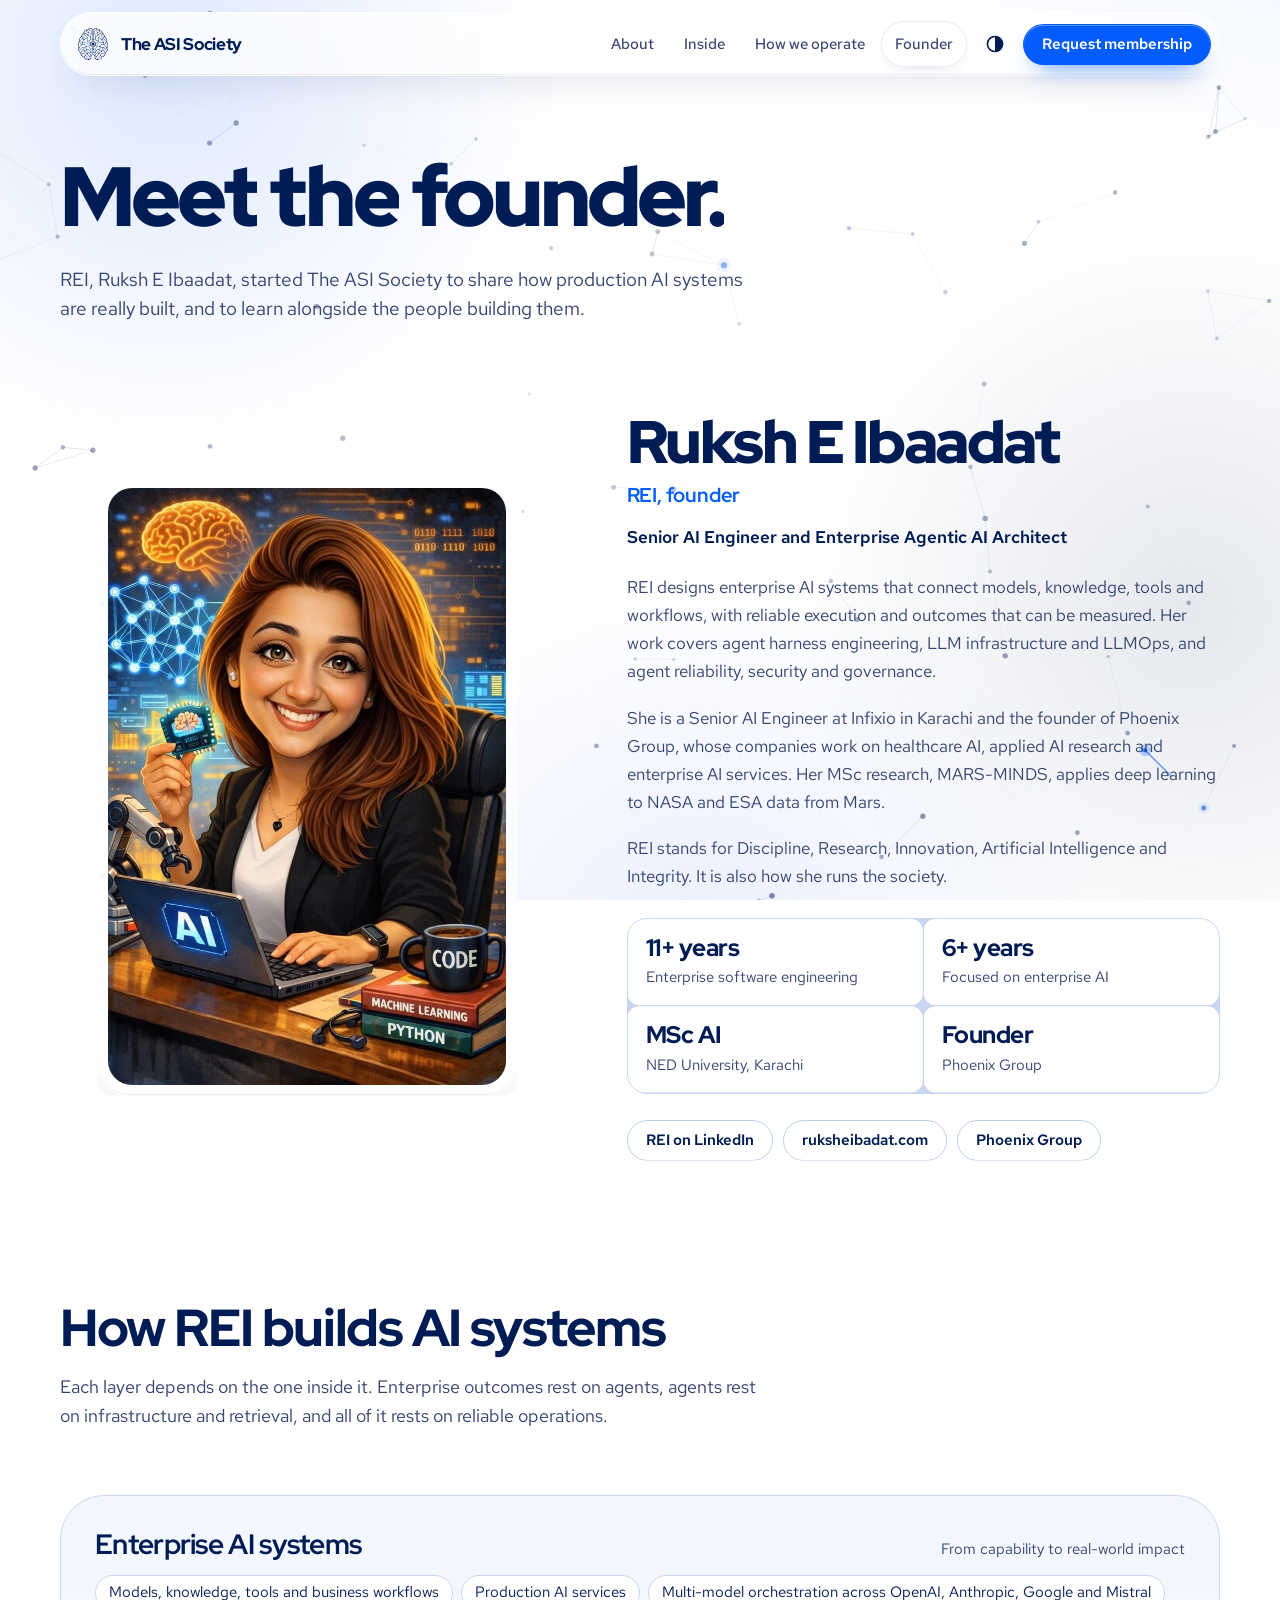
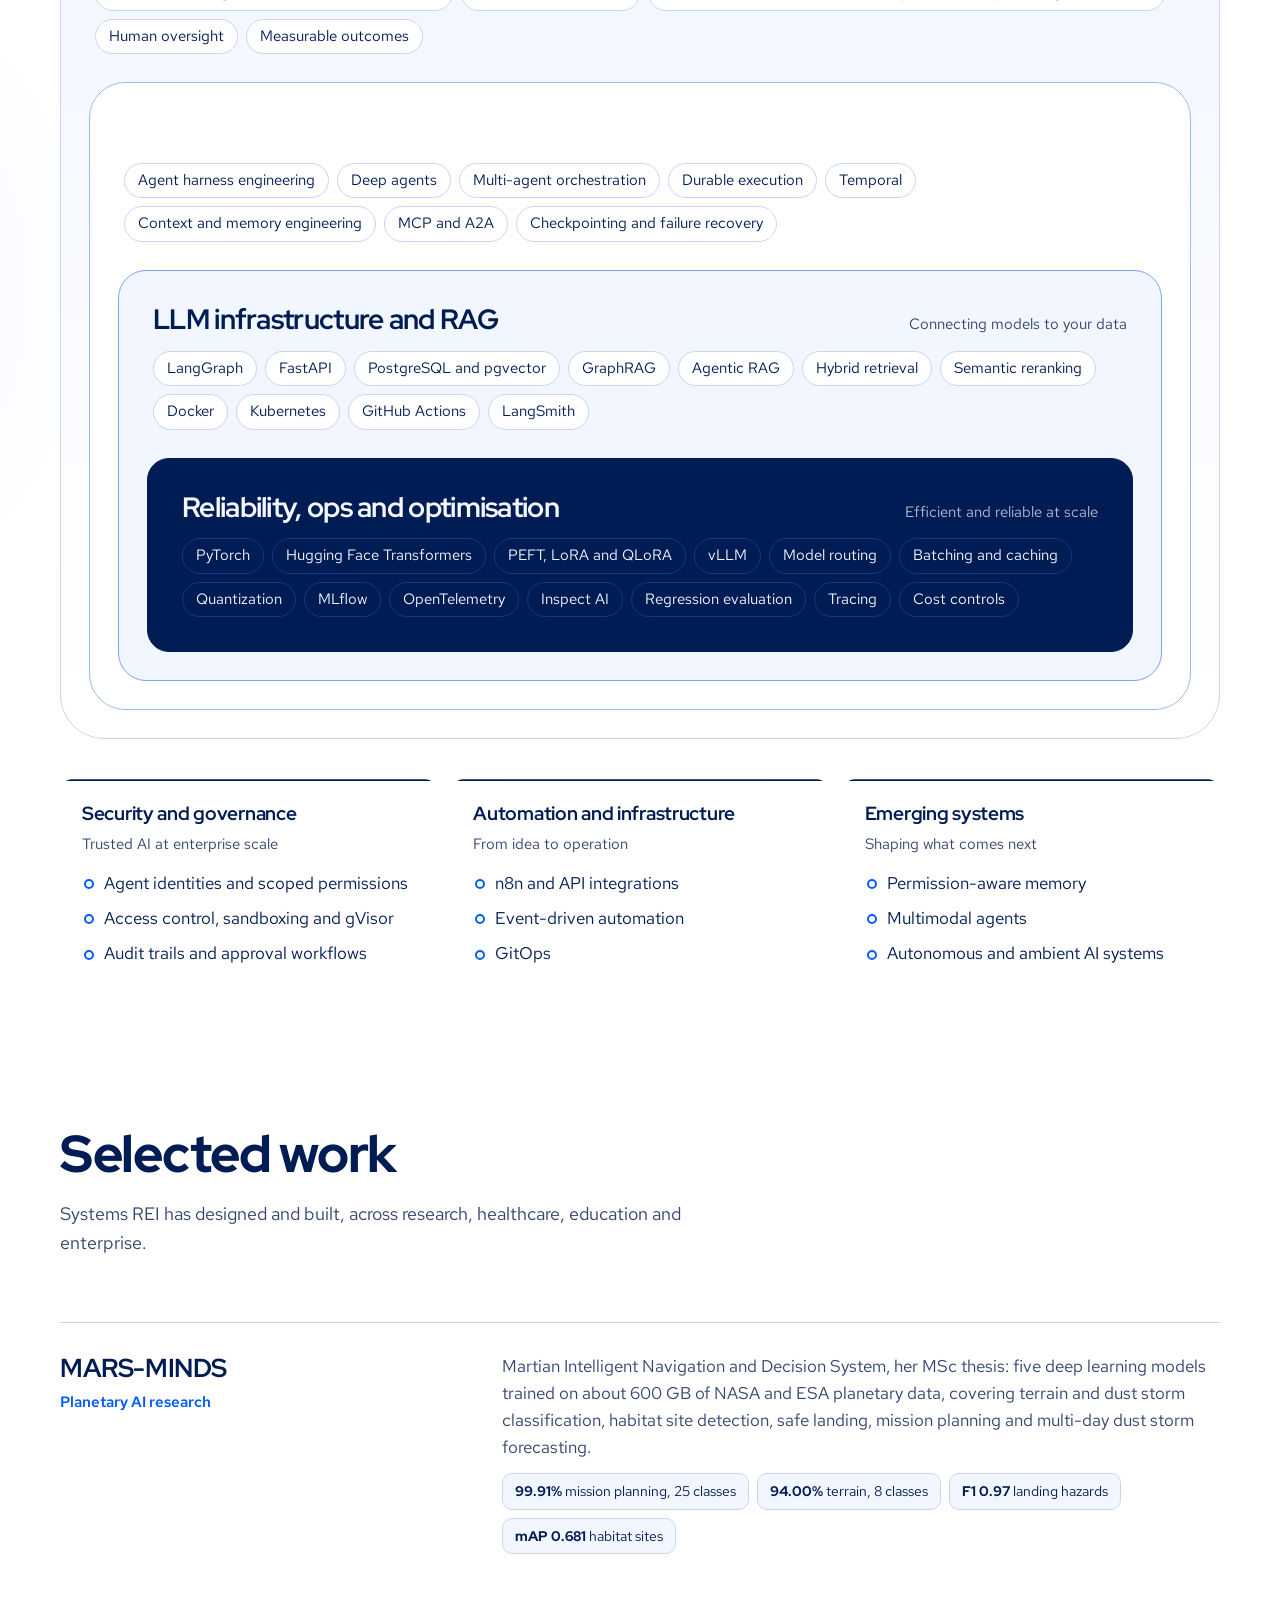
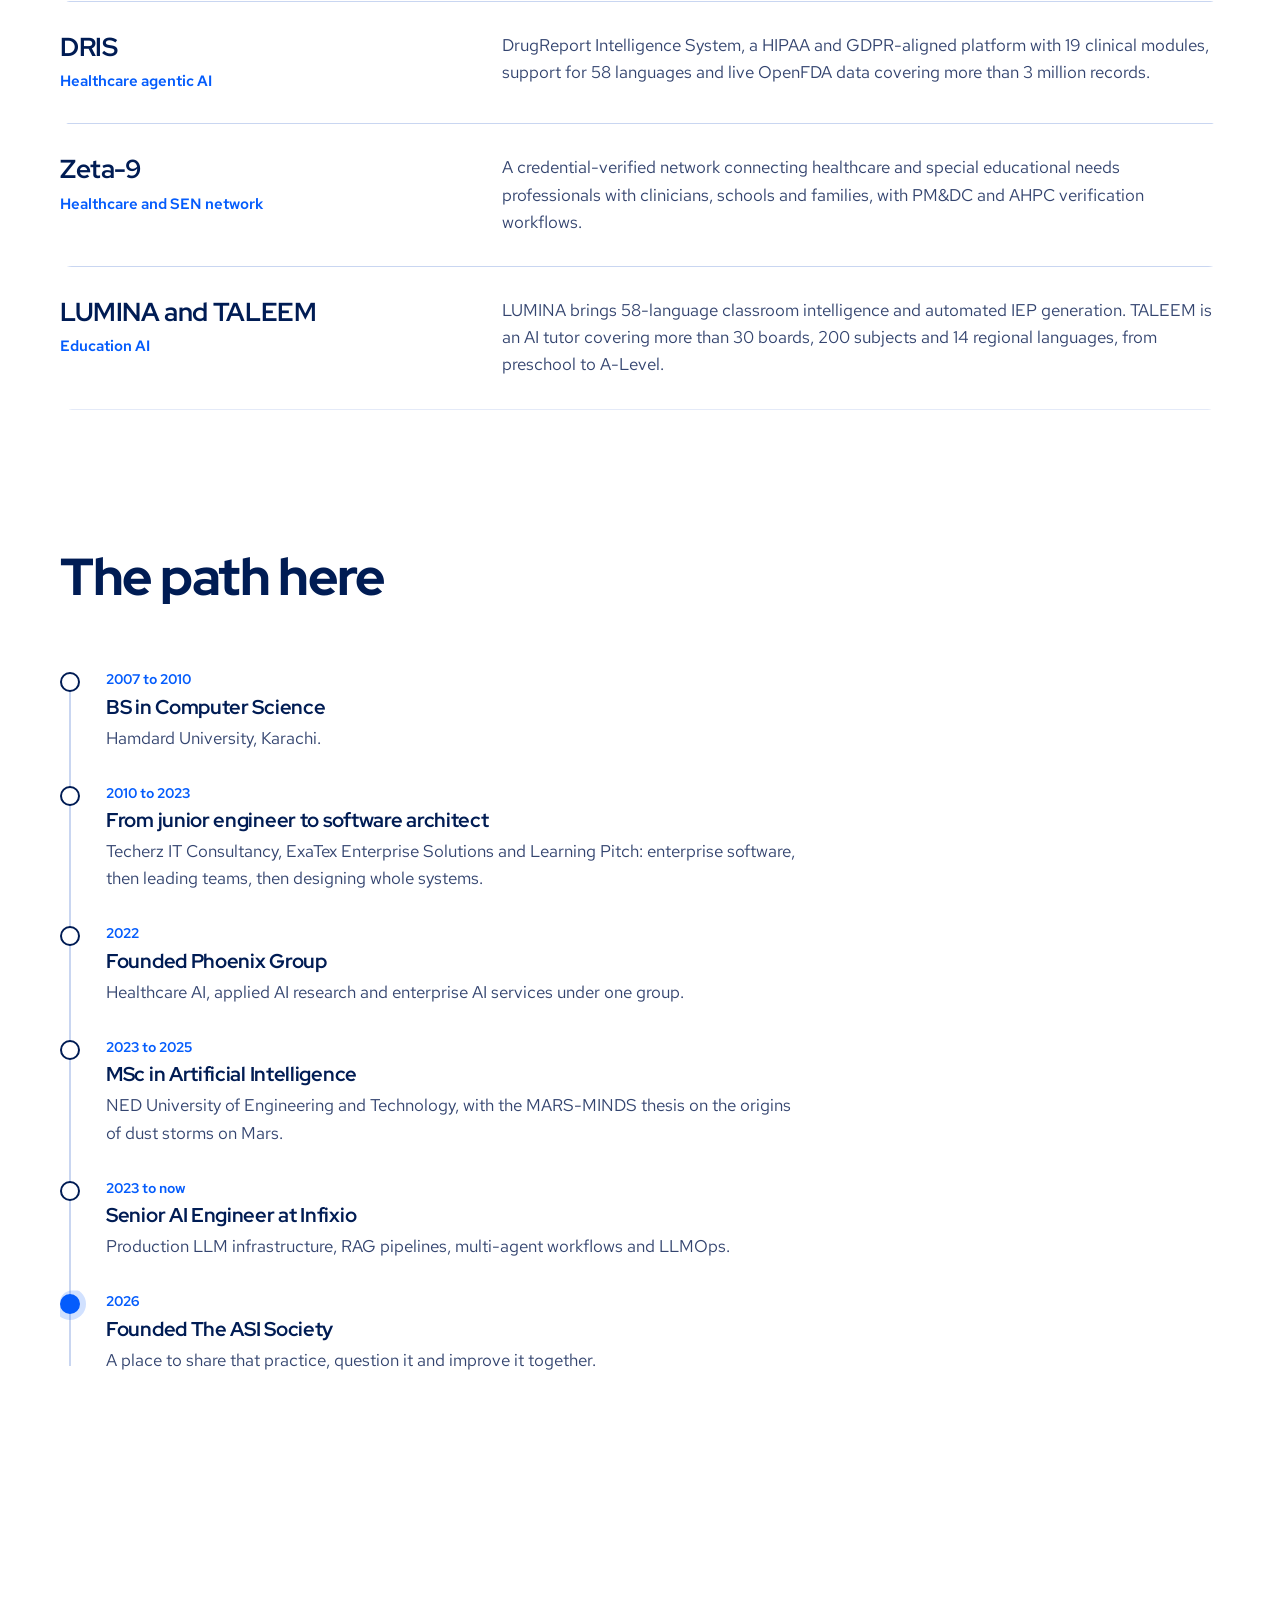
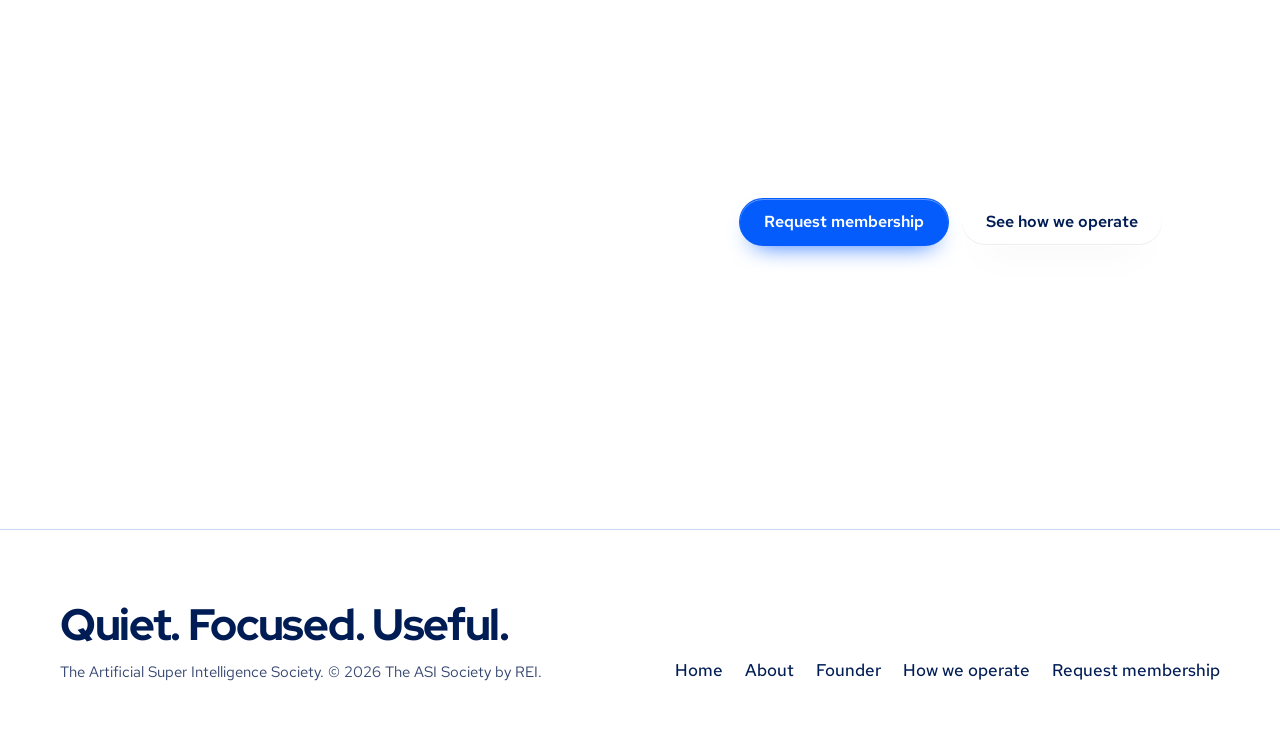
<file: founder.html>
<!doctype html>
<html lang="en">
<head>
<meta charset="utf-8">
<meta name="viewport" content="width=device-width, initial-scale=1, viewport-fit=cover">
<title>Founder | The ASI Society</title>
<meta name="description" content="REI, Ruksh E Ibaadat: Senior AI Engineer and Enterprise Agentic AI Architect, founder of The ASI Society and Phoenix Group.">
<meta name="theme-color" content="#FFFFFF">
<link rel="canonical" href="https://asisociety.org/founder">
<meta property="og:type" content="website">
<meta property="og:title" content="REI, founder of The ASI Society">
<meta property="og:description" content="A private AI community for people who build. Founded by REI, Ruksh E Ibaadat.">
<meta property="og:url" content="https://asisociety.org/founder">
<meta property="og:image" content="https://asisociety.org/og.png">
<meta property="og:image:width" content="1200">
<meta property="og:image:height" content="630">
<meta name="twitter:card" content="summary_large_image">
<link rel="icon" href="/favicon.svg" type="image/svg+xml">
<link rel="icon" href="/favicon.png" sizes="48x48" type="image/png">
<link rel="apple-touch-icon" href="/apple-touch-icon.png">
<link rel="preconnect" href="https://fonts.googleapis.com">
<link rel="preconnect" href="https://fonts.gstatic.com" crossorigin>
<link href="https://fonts.googleapis.com/css2?family=Red+Hat+Display:wght@600;700;800;900&family=Red+Hat+Mono:wght@400&family=Red+Hat+Text:wght@400;500;600&display=swap" rel="stylesheet">
<script>
(function(){var t='light';try{if(localStorage.getItem('asi-theme')==='dark')t='dark'}catch(e){}document.documentElement.setAttribute('data-theme',t)})();
</script>
<script type="application/ld+json">
{"@context":"https://schema.org","@type":"ProfilePage","url":"https://asisociety.org/founder",
 "mainEntity":{"@type":"Person","name":"Ruksh E Ibaadat","alternateName":"REI","jobTitle":"Senior AI Engineer","worksFor":{"@type":"Organization","name":"Infixio"},
  "founder":{"@type":"Organization","name":"The ASI Society","url":"https://asisociety.org"},"sameAs":["https://www.linkedin.com/in/ruksheibadat","https://ruksheibadat.com"]}}
</script>
<style>

@property --reveal{syntax:"<percentage>";inherits:false;initial-value:140%}

:root{
  box-sizing:border-box;
  padding-top:env(safe-area-inset-top,0px);
  padding-bottom:env(safe-area-inset-bottom,0px);
  color-scheme:light;
  --paper:#FFFFFF;--paper-2:#F2F6FE;--ink:#001C54;--ink-2:#33446F;
  --signal:#045CFC;--signal-2:#0348C8;--on-signal:#FFFFFF;
  --trace:#C9D6F1;--mist:#E4EDFF;
  --band:#001C54;--on-band:#F4F7FF;--band-trace:#17387F;
  --glass-hi:rgba(255,255,255,.78);--glass-lo:rgba(255,255,255,.46);--glass-edge:rgba(255,255,255,.92);--glass-line:rgba(0,28,84,.08);--glass-shadow:rgba(0,28,84,.22);
  --lens-core:#FFFFFF;--lens-rim:rgba(255,255,255,.96);--lens-tint:rgba(4,92,252,.26);
  --field:#FFFFFF;--field-line:#BFCDEC;--danger:#B3261E;
  --brain-ink:#001C54;
  --f-display:"Red Hat Display","Avenir Next","Segoe UI",system-ui,sans-serif;
  --f-text:"Red Hat Text","Avenir Next","Segoe UI",system-ui,sans-serif;
  --f-mono:"Red Hat Mono",ui-monospace,"SF Mono",Menlo,Consolas,monospace;
  --gutter:clamp(20px,5vw,48px);
  --ease:cubic-bezier(.2,.7,.2,1);
}
@media (prefers-color-scheme:dark){
  :root:not([data-theme="light"]){
    color-scheme:dark;
    --paper:#030B22;--paper-2:#08143A;--ink:#EEF3FF;--ink-2:#AEBBDD;
    --signal:#6A9CFF;--signal-2:#8BB2FF;--on-signal:#00123A;
    --trace:#1D2F63;--mist:#0A1A47;
    --band:#0A1A4A;--on-band:#EEF3FF;--band-trace:#21408F;
    --glass-hi:rgba(28,46,102,.66);--glass-lo:rgba(12,24,62,.42);--glass-edge:rgba(150,180,255,.30);--glass-line:rgba(0,0,0,.35);--glass-shadow:rgba(0,0,0,.55);
    --lens-core:#10225A;--lens-rim:rgba(170,196,255,.55);--lens-tint:rgba(106,156,255,.30);
    --field:#071233;--field-line:#2A3E7C;--danger:#FF8A80;
    --brain-ink:#EEF3FF;
  }
}
:root[data-theme="dark"]{
  color-scheme:dark;
  --paper:#030B22;--paper-2:#08143A;--ink:#EEF3FF;--ink-2:#AEBBDD;
  --signal:#6A9CFF;--signal-2:#8BB2FF;--on-signal:#00123A;
  --trace:#1D2F63;--mist:#0A1A47;
  --band:#0A1A4A;--on-band:#EEF3FF;--band-trace:#21408F;
  --glass-hi:rgba(28,46,102,.66);--glass-lo:rgba(12,24,62,.42);--glass-edge:rgba(150,180,255,.30);--glass-line:rgba(0,0,0,.35);--glass-shadow:rgba(0,0,0,.55);
  --lens-core:#10225A;--lens-rim:rgba(170,196,255,.55);--lens-tint:rgba(106,156,255,.30);
  --field:#071233;--field-line:#2A3E7C;--danger:#FF8A80;
  --brain-ink:#EEF3FF;
}

*,*::before,*::after{box-sizing:inherit}
html{scroll-padding-top:calc(env(safe-area-inset-top,0px) + 96px);-webkit-text-size-adjust:100%;text-size-adjust:100%}
@media (prefers-reduced-motion:no-preference){html{scroll-behavior:smooth}}
body{
  margin:0;color:var(--ink);font:400 1.0625rem/1.6 var(--f-text);
  -webkit-font-smoothing:antialiased;overflow-x:hidden;
  background:
    radial-gradient(90vmax 70vmax at 112% -6%,var(--mist) 0,transparent 60%),
    radial-gradient(70vmax 60vmax at -30% 34%,var(--mist) 0,transparent 55%),
    var(--paper);
}
h1,h2,h3{font-family:var(--f-display);margin:0;letter-spacing:-.025em;line-height:1.05;text-wrap:balance}
h2{font-weight:800;font-size:clamp(2rem,4.6vw,3.25rem)}
h3{font-weight:700;font-size:1.3125rem;letter-spacing:-.015em;line-height:1.2}
p{margin:0}
a{color:inherit}
svg{max-width:100%}
::selection{background:var(--signal);color:var(--on-signal)}
:focus-visible{outline:2px solid var(--signal);outline-offset:3px}
.wrap{width:min(1160px,100% - 2*var(--gutter));margin-inline:auto}
.b-ink{fill:var(--brain-ink)}
.b-sig{fill:var(--signal)}
.skip{position:absolute;left:12px;top:-80px;z-index:100;background:var(--ink);color:var(--paper);padding:10px 14px;border-radius:10px;text-decoration:none}
.skip:focus{top:calc(env(safe-area-inset-top,0px) + 10px)}

/* Glass is kept for what floats: the bar, the lens, the request sheet. Content rests on paper. */
.glass{
  background:linear-gradient(135deg,var(--glass-hi),var(--glass-lo));
  -webkit-backdrop-filter:blur(20px) saturate(170%);backdrop-filter:blur(20px) saturate(170%);
  border:1px solid var(--glass-edge);
  box-shadow:inset 0 1px 0 var(--glass-edge),inset 0 -1px 0 var(--glass-line),0 18px 40px -22px var(--glass-shadow);
}
@media (prefers-reduced-transparency:reduce){.glass{background:var(--paper-2);-webkit-backdrop-filter:none;backdrop-filter:none}}
@supports not ((backdrop-filter:blur(2px)) or (-webkit-backdrop-filter:blur(2px))){.glass{background:var(--paper-2)}}

.btn{display:inline-flex;align-items:center;justify-content:center;gap:8px;padding:15px 24px;border-radius:999px;border:1px solid transparent;font:600 1rem/1 var(--f-text);text-decoration:none;cursor:pointer;transition:background .2s,transform .2s var(--ease);-webkit-tap-highlight-color:transparent}
.btn:active{transform:scale(.98)}
.btn--primary{background:var(--signal);color:var(--on-signal);box-shadow:inset 0 1px 0 rgba(255,255,255,.35),0 12px 24px -14px var(--signal)}
.btn--primary:hover{background:var(--signal-2)}
.btn--glass{color:var(--ink)}
.btn--quiet{background:transparent;border-color:var(--field-line);color:var(--ink)}
.btn--quiet:hover{border-color:var(--ink)}
.btn--sm{padding:12px 18px;font-size:.9375rem}

/* Bar */
.nav{position:fixed;top:0;left:0;right:0;z-index:50;padding:calc(env(safe-area-inset-top,0px) + 12px) var(--gutter) 0;pointer-events:none}
.nav__pill{pointer-events:auto;margin-inline:auto;max-width:1160px;display:flex;align-items:center;gap:6px;padding:8px 8px 8px 14px;border-radius:999px;transition:box-shadow .35s var(--ease)}
.nav__pill.is-scrolled{box-shadow:inset 0 1px 0 var(--glass-edge),inset 0 -1px 0 var(--glass-line),0 22px 44px -20px var(--glass-shadow),0 2px 8px -2px var(--glass-shadow)}
.brand{display:flex;align-items:center;gap:10px;margin-right:auto;padding:2px 8px 2px 0;border-radius:999px;text-decoration:none;font:800 1.0625rem/1 var(--f-display);letter-spacing:-.02em;white-space:nowrap}
.brand__mark{width:36px;height:36px;flex:none;display:block}
.nav__links{display:none;gap:2px}
.nav__links a{padding:11px 14px;border-radius:999px;text-decoration:none;font-weight:500;font-size:.9375rem;color:var(--ink-2);transition:color .2s}
.nav__links a:hover,.nav__links a[aria-current="true"]{color:var(--ink)}
.nav__links a[aria-current="true"]{background:var(--glass-hi);box-shadow:inset 0 0 0 1px var(--glass-line)}
.nav__pill .btn{display:none}
.icon-btn{width:44px;height:44px;flex:none;border-radius:50%;border:0;background:transparent;color:var(--ink);display:grid;place-items:center;cursor:pointer}
.icon-btn svg{width:22px;height:22px}
.nav__menu{height:44px;padding:0 16px;border-radius:999px;border:1px solid var(--glass-line);background:var(--glass-hi);color:var(--ink);font:600 .9375rem/1 var(--f-text);cursor:pointer}
.nav__sheet{pointer-events:auto;margin:8px auto 0;max-width:1160px;border-radius:26px;padding:10px;display:grid;gap:2px}
.nav__sheet[hidden]{display:none}
.nav__sheet a:not(.btn){padding:14px 16px;border-radius:16px;text-decoration:none;font-weight:600}
.nav__sheet .btn{margin-top:6px}
@media (min-width:900px){
  .nav__links{display:flex}.nav__pill .btn{display:inline-flex}.nav__menu{display:none}.nav__sheet{display:none}
}

/* Hero */
.hero{padding-top:118px;padding-bottom:clamp(40px,6vw,72px);overflow-x:hidden}
@supports (overflow:clip){.hero{overflow-x:clip;overflow-y:visible}}
.hero__grid{display:grid;gap:clamp(24px,5vw,48px);align-items:center}
.hero__stage{order:-1}
.hero h1{font-weight:900;font-size:clamp(2.5rem,13.2vw,4.5rem);line-height:.96;letter-spacing:-.045em}
.hero h1 .line{display:block}
.lede{margin-top:clamp(20px,3vw,28px);max-width:34em;font-size:clamp(1.0625rem,1.5vw,1.25rem);line-height:1.55;color:var(--ink-2)}
.hero__cta{display:flex;flex-wrap:wrap;gap:12px;margin-top:clamp(24px,3.5vw,36px)}
.byline{margin-top:clamp(28px,4vw,44px);font:700 .9375rem/1.3 var(--f-display);letter-spacing:.005em}
@media (min-width:900px){
  .hero{padding-top:148px}
  .hero__grid{grid-template-columns:minmax(0,1fr) min(38%,440px)}
  .hero__stage{order:0}
  .hero h1{font-size:clamp(3.5rem,7vw,6.25rem)}
}
.stage{position:relative;aspect-ratio:1;width:min(64vw,300px);margin-inline:auto;touch-action:pan-y;-webkit-user-select:none;user-select:none;-webkit-tap-highlight-color:transparent}
@media (min-width:900px){.stage{width:100%}}
@media (hover:hover) and (pointer:fine){.js .stage{cursor:none}}
.stage__art{--reveal:140%;width:100%;height:100%;
  -webkit-mask-image:radial-gradient(circle at 50% 50%,#000 calc(var(--reveal) - 14%),transparent var(--reveal));
  mask-image:radial-gradient(circle at 50% 50%,#000 calc(var(--reveal) - 14%),transparent var(--reveal))}
.stage__art svg{display:block;width:100%;height:100%}
.lens{display:none}
.js .lens{display:block;position:absolute;left:0;top:0;width:var(--d,150px);height:var(--d,150px);border-radius:50%;will-change:transform;opacity:0;transition:opacity .7s ease;pointer-events:none;
  box-shadow:0 0 0 1px rgba(0,28,84,.10),0 28px 46px -20px var(--glass-shadow),0 6px 14px -4px var(--glass-shadow)}
.js .lens.is-live{opacity:1}
.lens__glass{position:absolute;inset:0;border-radius:50%;overflow:hidden;-webkit-clip-path:circle(50%);clip-path:circle(50%);
  background:radial-gradient(circle at 34% 28%,var(--lens-core),var(--paper) 74%)}
.lens__glass svg{position:absolute;left:0;top:0;max-width:none;display:block;will-change:transform}
.lens::after{content:"";position:absolute;inset:0;border-radius:50%;
  box-shadow:inset 0 0 0 1.5px var(--lens-rim),inset 0 0 0 4px rgba(4,92,252,.07),inset 0 12px 20px -10px var(--lens-rim),inset 0 -16px 24px -12px var(--lens-tint),inset 0 0 30px rgba(0,28,84,.10);
  background:
    radial-gradient(120% 120% at 26% 16%,rgba(255,255,255,.5) 0,rgba(255,255,255,0) 36%),
    radial-gradient(90% 90% at 80% 90%,var(--lens-tint) 0,transparent 42%)}
.stage__hint{margin-top:12px;text-align:center;font-size:.875rem;color:var(--ink-2);transition:opacity .6s}
.stage__hint.is-done{opacity:0}
html:not(.js) .stage__hint{display:none}

@media (prefers-reduced-motion:no-preference){
  .stage__art{animation:power 1.6s .1s var(--ease) both}
  .hero h1 .line{animation:rise .8s var(--ease) both}
  .hero h1 .line:nth-child(1){animation-delay:.2s}
  .hero h1 .line:nth-child(2){animation-delay:.29s}
  .hero h1 .line:nth-child(3){animation-delay:.38s}
  .lede,.hero__cta,.byline{animation:fade .8s .62s ease both}
}
@keyframes power{from{--reveal:0%}to{--reveal:140%}}
@keyframes rise{from{opacity:0;transform:translateY(.35em)}to{opacity:1;transform:none}}
@keyframes fade{from{opacity:0}to{opacity:1}}

/* Sections on paper */
.section{padding-block:clamp(72px,11vw,140px)}
.section__head{display:grid;gap:18px;margin-bottom:clamp(36px,6vw,64px);max-width:44rem}
.section__head p{color:var(--ink-2);font-size:1.125rem}

.bus{list-style:none;margin:0;padding:0;display:grid;gap:36px;position:relative}
.bus::before{content:"";position:absolute;left:9px;top:12px;bottom:12px;width:2px;background:var(--trace)}
.bus li{position:relative;padding-left:46px}
.bus li::before{content:"";position:absolute;left:0;top:3px;width:20px;height:20px;border-radius:50%;background:var(--brain-ink)}
.bus p{margin-top:8px;color:var(--ink-2);max-width:30em}
@media (min-width:820px){
  .bus{grid-template-columns:repeat(3,1fr);gap:48px}
  .bus::before{left:10px;right:0;top:9px;bottom:auto;width:auto;height:2px}
  .bus li{padding-left:0;padding-top:54px}
  .bus li::before{top:0}
}

.rows{margin:0;border-bottom:1px solid var(--trace)}
.row{display:grid;gap:6px;padding:22px 0;border-top:1px solid var(--trace)}
.row dt{font:700 clamp(1.3125rem,2.4vw,1.75rem)/1.15 var(--f-display);letter-spacing:-.02em}
.row dd{margin:0;color:var(--ink-2);max-width:36em}
@media (min-width:820px){.row{grid-template-columns:5fr 7fr;gap:32px;align-items:baseline;padding:28px 0}}

.band{position:relative;overflow:hidden;background:var(--band);color:var(--on-band);padding-block:clamp(72px,10vw,128px)}
.band__traces{position:absolute;top:0;right:0;width:min(60%,720px);height:100%;color:var(--band-trace);pointer-events:none}
.band blockquote{position:relative;margin:0;max-width:21em;font:700 clamp(1.625rem,3.8vw,2.875rem)/1.16 var(--f-display);letter-spacing:-.025em;text-wrap:balance}

.principles{list-style:none;margin:0;padding:0;display:grid;gap:30px 56px}
@media (min-width:720px){.principles{grid-template-columns:1fr 1fr}}
.principles li{display:grid;grid-template-columns:40px 1fr;gap:14px;align-items:start}
.principles svg{width:28px;height:28px;color:var(--signal);margin-top:1px;fill:none;stroke:currentColor;stroke-width:1.75;stroke-linecap:round;stroke-linejoin:round}
.principles h3{font-size:1.1875rem}
.principles p{color:var(--ink-2);margin-top:4px}
.creed{margin-top:clamp(40px,6vw,72px);padding-top:28px;border-top:1px solid var(--trace);font:700 clamp(1.3125rem,2.6vw,1.875rem)/1.2 var(--f-display);letter-spacing:-.02em;max-width:26em;text-wrap:balance}

.founder__grid{display:grid;gap:clamp(36px,6vw,72px)}
@media (min-width:900px){.founder__grid{grid-template-columns:5fr 6fr;align-items:start}}
.founder__name{margin-top:22px;font:700 1.75rem/1.1 var(--f-display);letter-spacing:-.02em}
.founder__role{margin-top:8px;font-weight:600}
.founder__bio{margin-top:18px;color:var(--ink-2);max-width:32em}
.founder__sign{margin-top:22px;font:700 1.1875rem/1.3 var(--f-display)}
.founder__links{display:flex;flex-wrap:wrap;gap:10px;margin-top:26px}
.areas{border-bottom:1px solid var(--trace)}
.areas details{border-top:1px solid var(--trace)}
.areas summary{list-style:none;cursor:pointer;display:flex;justify-content:space-between;align-items:center;gap:16px;padding:20px 2px;font:700 1.25rem/1.2 var(--f-display);letter-spacing:-.015em}
.areas summary::-webkit-details-marker{display:none}
.areas summary::after{content:"";width:14px;height:14px;flex:none;transition:transform .3s var(--ease);
  background:linear-gradient(currentColor,currentColor) center/100% 2px no-repeat,linear-gradient(currentColor,currentColor) center/2px 100% no-repeat}
.areas details[open] summary::after{transform:rotate(45deg)}
.areas ul{list-style:none;margin:0;padding:0 2px 22px;display:flex;flex-wrap:wrap;gap:8px}
.areas li{padding:6px 12px;border-radius:999px;border:1px solid var(--trace);font-size:.9375rem;color:var(--ink-2);background:var(--paper)}

/* Request */
.join{position:relative;overflow:hidden;background:linear-gradient(180deg,transparent 0,var(--mist) 20%,var(--mist) 80%,transparent 100%)}
.join__traces{position:absolute;inset:0;width:100%;height:100%;color:var(--trace);pointer-events:none}
.sheet{position:relative;border-radius:32px;padding:clamp(22px,4.5vw,56px);display:grid;gap:clamp(28px,5vw,64px)}
@media (min-width:900px){.sheet{grid-template-columns:5fr 7fr}}
.sheet__copy p{margin-top:18px;color:var(--ink-2);max-width:28em}
.sheet__copy .note{margin-top:22px;padding-top:18px;border-top:1px solid var(--glass-line);font-size:.9375rem}
.f{display:grid;gap:22px;min-width:0}
.f label,.f legend{display:block;padding:0;font:600 .9375rem/1.3 var(--f-text)}
.f fieldset{border:0;margin:0;padding:0;min-width:0}
.f input.in,.f textarea{width:100%;margin-top:8px;padding:14px 16px;border-radius:14px;border:1px solid var(--field-line);background:var(--field);color:var(--ink);font:400 1rem/1.45 var(--f-text)}
.f textarea{min-height:112px;resize:vertical}
.f input.in:focus-visible,.f textarea:focus-visible{outline-offset:1px;border-color:var(--signal)}
.pills{display:flex;flex-wrap:wrap;gap:8px;margin-top:10px}
.pills label{position:relative;cursor:pointer;font-weight:500}
.pills input{position:absolute;inset:0;width:100%;height:100%;margin:0;opacity:0;cursor:pointer}
.pills span{display:inline-block;padding:11px 16px;border-radius:999px;border:1px solid var(--field-line);background:var(--field);transition:background .2s,color .2s,border-color .2s}
.pills input:checked + span{background:var(--ink);color:var(--paper);border-color:var(--ink)}
.pills input:focus-visible + span{outline:2px solid var(--signal);outline-offset:2px}
.err{display:none;margin-top:6px;font-size:.875rem;color:var(--danger)}
.is-invalid .err{display:block}
.is-invalid input.in,.is-invalid textarea{border-color:var(--danger)}
.status{min-height:1.5em;font-size:.9375rem;color:var(--ink-2)}
.f[data-state="editing"] .result,.f[data-state="sending"] .result{display:none}
.f:not([data-state="editing"]):not([data-state="sending"]) .fields{display:none}
.fields{display:grid;gap:22px}
.result h3{font-size:1.5rem}
.result h3:focus{outline:none}
.result p{margin-top:8px;color:var(--ink-2)}
.result textarea{margin-top:16px;min-height:120px;resize:none;overflow:hidden;font:400 .9375rem/1.55 var(--f-mono)}
.result__actions{display:flex;flex-wrap:wrap;gap:10px;margin:18px 0 12px}
[hidden]{display:none!important}
.two{display:grid;gap:22px}
@media (min-width:620px){.two{grid-template-columns:1fr 1fr}}
.hp,.sr{position:absolute;left:-9999px;width:1px;height:1px;overflow:hidden}
.btn[disabled]{opacity:.6;cursor:default}
.f input.in::placeholder{color:var(--ink-2);opacity:.55}
.sheet__copy .note--plain{margin-top:10px;padding-top:0;border-top:0}

.foot{padding-block:clamp(44px,6vw,72px);border-top:1px solid var(--trace)}
.foot__grid{display:grid;gap:30px}
@media (min-width:820px){.foot__grid{grid-template-columns:1fr auto;align-items:end}}
.foot__sign{font:800 clamp(1.75rem,4vw,2.75rem)/1 var(--f-display);letter-spacing:-.03em}
.foot__meta{margin-top:14px;color:var(--ink-2);font-size:.9375rem}
.foot nav{display:flex;flex-wrap:wrap;gap:8px 22px;font-weight:500}
.foot nav a{text-decoration:none}
.foot nav a:hover{text-decoration:underline}


/* ── About page ─────────────────────────────────────────── */
.a-hero{padding-top:128px;padding-bottom:clamp(40px,7vw,88px)}
.a-hero h1{font-weight:900;font-size:clamp(2.5rem,9vw,5.25rem);line-height:.96;letter-spacing:-.045em;max-width:12ch}
.a-hero .lede{max-width:36em}
@media (min-width:900px){.a-hero{padding-top:156px}}

.prose{display:grid;gap:18px;max-width:40rem;color:var(--ink-2);font-size:1.125rem;line-height:1.65}
.prose strong{color:var(--ink);font-weight:600}
.why{display:grid;gap:clamp(28px,5vw,64px)}
@media (min-width:900px){.why{grid-template-columns:5fr 7fr;align-items:start}}

/* Founder */
.founder2{display:grid;gap:clamp(32px,6vw,72px);align-items:center}
@media (min-width:900px){.founder2{grid-template-columns:minmax(0,5fr) minmax(0,6fr)}}
.portrait{position:relative;margin:0;max-width:420px;justify-self:center;width:100%}
.portrait__frame{position:relative;border-radius:32px;padding:10px}
.portrait img{display:block;width:100%;height:auto;border-radius:24px;aspect-ratio:724/1086;object-fit:cover}
.portrait figcaption{margin-top:12px;text-align:center;font-size:.875rem;color:var(--ink-2)}
.founder2__name{font:900 clamp(2.25rem,5.5vw,3.75rem)/1 var(--f-display);letter-spacing:-.04em}
.founder2__name small{display:block;margin-top:10px;font:700 clamp(1.0625rem,1.8vw,1.25rem)/1.3 var(--f-display);letter-spacing:-.01em;color:var(--signal)}
.founder2__role{margin-top:16px;font-weight:600;font-size:1.0625rem}
.founder2 .prose{margin-top:22px;font-size:1.0625rem}
.facts{list-style:none;margin:28px 0 0;padding:0;display:grid;grid-template-columns:repeat(2,minmax(0,1fr));gap:1px;background:var(--trace);border:1px solid var(--trace);border-radius:20px;overflow:hidden}
.facts li{background:var(--paper);padding:16px 18px}
.facts b{display:block;font:800 1.5rem/1.1 var(--f-display);letter-spacing:-.02em}
.facts span{display:block;margin-top:4px;font-size:.9375rem;color:var(--ink-2)}
.founder2 .founder__links{margin-top:26px}

/* Practice: nested layers, outermost first */
.layers{--pad:clamp(14px,2.6vw,28px)}
.layer{position:relative;border-radius:calc(var(--r,40px));padding:var(--pad);border:1px solid var(--trace)}
.layer + .layer{margin-top:0}
.layer__head{display:flex;flex-wrap:wrap;align-items:baseline;justify-content:space-between;gap:6px 18px;padding:4px 6px 14px}
.layer__head h3{font-size:clamp(1.25rem,2.6vw,1.75rem);letter-spacing:-.025em}
.layer__head p{font-size:.9375rem;color:var(--ink-2)}
.chips{list-style:none;margin:0 0 var(--pad);padding:0 6px;display:flex;flex-wrap:wrap;gap:8px}
.chips li{padding:7px 13px;border-radius:999px;border:1px solid var(--trace);background:var(--paper);font-size:.9375rem;line-height:1.3}
.l1{--r:44px;background:linear-gradient(180deg,var(--paper-2),var(--paper))}
.l2{--r:36px;background:var(--paper);border-color:color-mix(in srgb,var(--signal) 22%,var(--trace))}
.l3{--r:28px;background:var(--paper-2);border-color:color-mix(in srgb,var(--signal) 40%,var(--trace))}
.l4{--r:22px;background:var(--band);color:var(--on-band);border-color:var(--band)}
.l4 .layer__head p{color:color-mix(in srgb,var(--on-band) 72%,transparent)}
.l4 .chips li{background:transparent;border-color:var(--band-trace);color:var(--on-band)}
.l4 .chips{margin-bottom:6px}
@supports not (color:color-mix(in srgb,red,blue)){.l2,.l3{border-color:var(--trace)}.l4 .layer__head p{color:var(--on-band);opacity:.75}}
.layers__note{margin-top:18px;color:var(--ink-2);font-size:.9375rem}

.around{display:grid;gap:14px;margin-top:clamp(28px,4vw,40px)}
@media (min-width:820px){.around{grid-template-columns:repeat(3,1fr)}}
.around section{padding:22px 22px 20px;border-top:2px solid var(--brain-ink)}
.around h3{font-size:1.1875rem}
.around p{margin-top:6px;color:var(--ink-2);font-size:.9375rem}
.around ul{list-style:none;margin:14px 0 0;padding:0;display:grid;gap:8px}
.around li{position:relative;padding-left:22px}
.around li::before{content:"";position:absolute;left:2px;top:.55em;width:10px;height:10px;border-radius:50%;border:2px solid var(--signal)}

/* Work */
.work{display:grid;gap:0;border-top:1px solid var(--trace)}
.work article{display:grid;gap:8px;padding:clamp(22px,3vw,30px) 0;border-bottom:1px solid var(--trace)}
@media (min-width:820px){.work article{grid-template-columns:4fr 7fr;gap:32px}}
.work h3{font-size:clamp(1.3125rem,2.4vw,1.625rem)}
.work .kind{margin-top:6px;font-size:.9375rem;color:var(--signal);font-weight:600}
.work p{color:var(--ink-2)}
.work .stats{display:flex;flex-wrap:wrap;gap:8px;margin-top:12px;list-style:none;padding:0}
.work .stats li{padding:6px 12px;border-radius:10px;background:var(--paper-2);border:1px solid var(--trace);font-size:.875rem}
.work .stats b{font-family:var(--f-display);font-weight:800}

/* Path */
.path{list-style:none;margin:0;padding:0;position:relative;display:grid;gap:30px;max-width:46rem}
.path::before{content:"";position:absolute;left:9px;top:8px;bottom:8px;width:2px;background:var(--trace)}
.path li{position:relative;padding-left:46px}
.path li::before{content:"";position:absolute;left:0;top:4px;width:20px;height:20px;border-radius:50%;background:var(--paper);border:2px solid var(--brain-ink)}
.path li.now::before{background:var(--signal);border-color:var(--signal);box-shadow:0 0 0 6px color-mix(in srgb,var(--signal) 18%,transparent)}
.path time{display:block;font-size:.875rem;font-weight:600;color:var(--signal)}
.path h3{margin-top:4px;font-size:1.25rem}
.path p{margin-top:6px;color:var(--ink-2)}

/* Closing */
.close{padding-block:clamp(72px,10vw,120px)}
.close .sheet{align-items:center}
.close h2{max-width:14ch}
.close p{margin-top:16px;color:var(--ink-2);max-width:30em}
.close .hero__cta{margin-top:0}
@media (min-width:900px){.close .hero__cta{justify-content:flex-end}}
</style>
<link rel="stylesheet" href="/motion.css">
<script src="/motion.js" defer></script>
</head>
<body>
<a class="skip" href="#main">Skip to content</a>

<svg width="0" height="0" style="position:absolute" aria-hidden="true" focusable="false">
  <defs><symbol id="brain" viewBox="0 0 859 859"><g transform="translate(59.5 36) scale(0.333333)"><g class="b-sig"><path transform="translate(1385.49 387.441)" d="M0 0 C3.5 2.2 4.8 4.8 6.7 8.5 C7.4 9.7 8 11 8.7 12.3 C9.3 13.4 9.9 14.4 10.5 15.6 C10.8 16.1 10.8 16.1 12.5 18.6 C12.5 20.2 12.5 21.9 12.5 23.6 C9.8 25.8 9.8 25.8 5.9 28.1 C5.5 28.3 5.5 28.3 3.8 29.3 C1.3 30.8 -1.1 32.2 -3.5 33.6 C-7.2 35.7 -10.9 37.9 -14.7 40.1 C-15.6 40.7 -16.6 41.2 -17.5 41.8 C-24.8 46.1 -31.7 50.6 -38.5 55.6 C-39.3 56.1 -40.1 56.7 -40.9 57.3 C-45.9 61.1 -50.5 65.2 -55.2 69.5 C-57 71.1 -59 72.7 -61 74.3 C-66.2 79.2 -70.3 84.8 -74.5 90.6 C-74.9 91.1 -74.9 91.1 -76.7 93.6 C-87.3 109.2 -96 127 -99.5 145.6 C-100 148 -100.6 150.5 -101.2 152.9 C-103.1 161.8 -103.6 170.5 -103.6 179.6 C-103.5 181.5 -103.5 183.4 -103.5 185.3 C-103.5 186.2 -103.5 187.2 -103.5 188.2 C-103.4 202.3 -103.4 216.2 -104.1 230.2 C-104.8 242.8 -104.7 255.3 -103.8 267.9 C-102.4 286.9 -101.9 301.9 -112.2 318.5 C-114.1 321.5 -115.6 324.7 -117.2 327.9 C-117.4 328.5 -117.4 328.5 -118.8 331.2 C-120 333.6 -121.2 336.1 -122.3 338.5 C-122.9 339.8 -123.5 341.1 -124.2 342.4 C-124.7 343.6 -125.3 344.8 -125.8 346 C-126.1 346.4 -126.1 346.4 -127.5 348.6 C-128.8 348.6 -130.1 348.6 -131.5 348.6 C-132.3 324.7 -132.7 300.8 -132.7 276.9 C-132.7 275.3 -132.7 273.6 -132.7 272 C-132.7 264.4 -132.7 256.8 -132.7 249.2 C-132.7 240.6 -132.7 231.9 -132.8 223.3 C-132.8 215.7 -132.8 208.1 -132.8 200.5 C-132.8 197.3 -132.8 194.1 -132.8 191 C-133 136.4 -120.9 92.4 -82.2 52.3 C-80.7 50.8 -79.3 49.3 -77.9 47.8 C-66.1 35.6 -17.8 -3.2 0 0 Z "/><path transform="translate(839.848 389)" d="M0 0 C6.3 2.2 11.9 5.6 17.6 9 C18.7 9.7 19.9 10.3 21.1 11 C24.4 13 27.8 15 31.2 17 C32.9 18 34.6 19 36.3 20 C50.3 28.3 63.4 37.7 75.2 49 C76.2 50 77.2 51 78.3 52 C109.2 82 127.6 123.9 128.5 167 C128.5 170.2 128.5 173.3 128.5 176.5 C128.5 178.2 128.5 180 128.5 181.7 C128.5 186.4 128.5 191.1 128.5 195.8 C128.5 200.8 128.5 205.7 128.5 210.7 C128.5 219 128.5 227.2 128.4 235.5 C128.4 246.1 128.4 256.8 128.4 267.4 C128.4 276.6 128.4 285.7 128.4 294.9 C128.4 297.8 128.4 300.8 128.3 303.7 C128.3 308.3 128.3 312.9 128.3 317.5 C128.3 320 128.3 322.5 128.3 325 C128.3 326.5 128.3 328 128.3 329.5 C128.3 330.8 128.3 332.1 128.3 333.4 C128.2 337 127.9 340.4 127.2 344 C126.2 344.3 125.2 344.7 124.2 345 C119.7 341.8 118 336.7 116 331.8 C112.4 323.6 108.4 315.7 104.1 307.8 C100.3 300.4 98.7 294.2 98.8 285.8 C98.8 284.8 98.8 283.9 98.8 282.8 C98.8 279.6 98.9 276.3 98.9 273.1 C98.9 270.8 98.9 268.5 98.9 266.2 C98.9 260.2 99 254.2 99 248.2 C99.1 238.6 99.1 229 99.1 219.4 C99.1 216.1 99.2 212.8 99.2 209.5 C99.4 171 97.8 136.1 78.2 102 C77.4 100.7 76.7 99.5 76 98.2 C61.8 74 42.1 57.2 17.8 43.9 C9.9 39.5 2.5 34.7 -4.9 29.7 C-8.8 27 -8.8 27 -11.2 25.7 C-13.4 24.5 -13.4 24.5 -16.8 22 C-17.5 17.1 -13.4 12.3 -10.9 8.2 C-10.5 7.5 -10 6.7 -9.5 5.9 C-5.2 -1.4 -5.2 -1.4 0 0 Z "/><path transform="translate(528 540)" d="M0 0 C6.6 1.7 12.3 4.6 18.2 7.9 C19.9 8.9 21.7 9.9 23.5 10.9 C24.4 11.4 25.3 11.9 26.2 12.4 C29 14 31.8 15.5 34.6 17 C42.9 21.5 51 25.9 58.9 31 C65.2 35 71.5 38.4 78.1 41.8 C89.9 47.8 101 54.7 112 62 C112.8 62.5 113.6 63.1 114.5 63.6 C118.4 66.2 122.1 68.7 125.6 71.9 C128.3 74.4 131 76.8 133.8 79.2 C150.2 93.5 162.4 111.6 170 132 C170.4 133 170.8 134 171.2 135 C172.2 138.6 172.6 140.5 171 144 C167.6 145.2 164.8 145.9 161.2 146.4 C160.3 146.6 159.4 146.8 158.5 147 C154.1 147.7 150.3 148.3 146 147 C143.3 143.3 141.3 139.6 139.2 135.5 C132.1 121.9 123.7 111 113 100 C112.2 99.1 111.3 98.3 110.5 97.4 C102.1 89.2 92.1 83.8 82 78 C80.3 77 78.7 76.1 77 75.1 C72.7 72.6 68.3 70.2 64 67.7 C58.3 64.5 52.7 61.2 47 58 C40.4 54.2 33.7 50.4 27.1 46.6 C6.5 34.9 6.5 34.9 -3 29 C-3.9 28.4 -4.8 27.9 -5.7 27.3 C-8 25.8 -8 25.8 -11 23 C-10.9 17.8 -8.5 13.8 -6.1 9.2 C-5.7 8.6 -5.7 8.6 -3.9 5.3 C-2 2 -2 2 0 0 Z "/><path transform="translate(1693 542)" d="M0 0 C3.2 3.2 5.2 7 7.2 11 C7.8 12 8.3 13 8.8 14.1 C10 17 10 17 10 22 C6.6 25.4 2.4 27.7 -1.8 30.1 C-3.1 30.9 -4.4 31.7 -5.8 32.5 C-7.2 33.3 -8.6 34.2 -10 35 C-11.4 35.8 -12.8 36.6 -14.2 37.5 C-22.4 42.3 -30.6 47.1 -38.9 51.7 C-43.3 54.2 -47.5 56.7 -51.8 59.2 C-57.2 62.4 -62.6 65.5 -68.1 68.4 C-103.3 87.5 -125 107.4 -142.9 143 C-144 145 -144 145 -145 146 C-150.4 146.5 -155.1 145.1 -160.2 143.6 C-161.1 143.3 -161.9 143.1 -162.7 142.9 C-168.7 141.2 -168.7 141.2 -171 140 C-170.4 116.4 -152.1 93.9 -136 78 C-129.2 71.8 -121.8 66.8 -114 62 C-112.2 60.8 -110.3 59.7 -108.5 58.5 C-107.6 58 -106.8 57.4 -105.9 56.8 C-104.1 55.7 -102.3 54.6 -100.6 53.4 C-93.2 48.6 -85.6 44.6 -77.8 40.7 C-68.6 36 -60 31.3 -51.7 25.4 C-45.4 21.3 -38.7 18 -32 14.6 C-27.7 12.4 -23.4 10 -19.2 7.6 C-6.1 0 -6.1 0 0 0 Z "/><path transform="translate(358.633 803.527)" d="M0 0 C2.8 1.7 4.3 3.4 6.2 6 C10.3 11.4 10.3 11.4 12.5 14 C12.8 14.3 12.8 14.3 14.5 16.3 C15.1 17 15.7 17.7 16.3 18.4 C17.4 20.5 17.4 20.5 16.7 22.9 C12.5 31.2 -0.7 35.1 -8.7 39 C-21.9 45.4 -34.8 51.8 -46.6 60.5 C-47.8 61.3 -48.9 62.1 -50.1 63 C-56.5 67.7 -62.4 72.8 -68.2 78.2 C-70.3 80.1 -72.4 82 -74.6 83.8 C-81.5 89.8 -87.4 96.8 -93.2 103.7 C-94 104.6 -94.8 105.5 -95.6 106.5 C-96.3 106.5 -97 106.5 -97.6 106.5 C-97.6 107.1 -97.6 107.8 -97.6 108.5 C-98.3 108.5 -99 108.5 -99.6 108.5 C-100 109.1 -100 109.1 -101.6 112.5 C-102.3 112.5 -103 112.5 -103.6 112.5 C-103.6 113.1 -103.6 113.8 -103.6 114.5 C-105.5 116.6 -105.5 116.6 -107.6 118.5 C-108.3 118.5 -109 118.5 -109.6 118.5 C-110.3 119.8 -111 121.1 -111.6 122.5 C-113.1 124.2 -114.6 125.9 -116.2 127.5 C-119.7 131.3 -123 135.1 -126.3 139.2 C-129.6 143.3 -133 146.9 -136.8 150.6 C-139.1 153 -141 155.6 -143 158.3 C-145 160.9 -147.1 163.5 -149.2 166 C-149.9 166.9 -150.6 167.8 -151.4 168.7 C-153.6 170.5 -153.6 170.5 -156 170.3 C-160.6 168.9 -163.6 165.5 -167 162.2 C-167.8 161.6 -168.5 160.9 -169.3 160.2 C-171.4 158.2 -171.4 158.2 -174.6 154.5 C-174.3 150.2 -172.8 148 -170.1 144.8 C-169.3 143.9 -168.6 143 -167.9 142.2 C-167.1 141.3 -166.4 140.4 -165.6 139.5 C-164.3 137.8 -163 136.1 -161.6 134.4 C-158.4 130.4 -155.1 126.6 -151.7 122.8 C-149.4 120.3 -147.3 117.6 -145.1 115 C-141.7 110.7 -138.2 106.6 -134.5 102.6 C-132.8 100.6 -131.1 98.7 -129.4 96.7 C-121.8 88.1 -114 79.7 -105.8 71.7 C-103.8 69.7 -102 67.6 -100.1 65.3 C-99.3 64.4 -98.5 63.5 -97.6 62.5 C-97 62.5 -96.3 62.5 -95.6 62.5 C-95 61.2 -94.3 59.8 -93.6 58.5 C-92 56.7 -90.4 55.1 -88.6 53.5 C-87.9 52.8 -87.2 52.1 -86.5 51.4 C-80.5 45.9 -74.3 41.1 -67.6 36.5 C-67.2 36.2 -67.2 36.2 -65.2 34.7 C-54.7 27.1 -43.3 21.2 -31.8 15.3 C-25.2 11.8 -18.6 8.1 -12.1 4.4 C-10.9 3.8 -9.8 3.1 -8.6 2.5 C-7.6 1.9 -6.6 1.2 -5.5 0.6 C-2.6 -0.5 -2.6 -0.5 0 0 Z "/><path transform="translate(1863.75 803.953)" d="M0 0 C4.2 1.3 7.9 3.3 11.8 5.4 C12.2 5.6 12.2 5.6 14.2 6.7 C16.9 8.1 19.6 9.6 22.2 11 C24.2 12.1 26.1 13.1 28 14.1 C32.6 16.7 37.3 19.2 41.9 21.7 C43.9 22.8 45.8 23.9 47.8 25 C56.1 29.6 63.7 35.2 71.2 41 C72 41.6 72.8 42.2 73.6 42.8 C81.8 49.3 89 56.6 96.4 64 C98.5 66.1 100.7 68.3 102.8 70.4 C104.2 71.8 105.6 73.2 107 74.6 C107.6 75.2 108.2 75.8 108.9 76.5 C113.2 80.9 117.2 85.4 121.2 90 C122.6 91.4 123.9 92.7 125.2 94 C128.7 97.4 131.6 101 134.5 104.8 C136.9 107.8 139.5 110.4 142.3 113.1 C144.8 115.6 147.2 118.3 149.6 121.1 C151.2 123 152.8 124.8 154.5 126.7 C159.7 132.6 164.5 138.8 169.2 145 C170.1 146.1 170.9 147.1 171.7 148.2 C172.2 149.2 172.7 150.1 173.2 151 C171 155.5 168.1 158.4 164.4 161.7 C163.8 162.3 163.2 162.9 162.6 163.5 C160 165.9 157.8 167.8 154.5 169.2 C151.4 169 150.5 167.9 148.4 165.6 C148 165.2 148 165.2 146.3 163.3 C145.6 162.6 144.9 161.8 144.2 161 C143.7 160.4 143.7 160.4 141 157.4 C140.7 157 140.7 157 139.3 155.4 C136.7 152.4 134 149.5 131.3 146.6 C125.4 140.2 119.6 133.7 113.8 127.1 C113.5 126.8 113.5 126.8 112.1 125.1 C110.8 123.7 109.6 122.3 108.4 121 C101.1 112.6 93.2 104.9 85.3 97.1 C81.4 93.2 77.5 89.3 73.7 85.3 C64 75.5 54.8 66.6 43.2 59 C41.6 57.8 40 56.5 38.3 55.2 C31.9 50.5 24.8 47 17.7 43.4 C12.3 40.7 7.3 37.8 2.4 34.4 C-1 32.3 -4.5 30.6 -8.1 28.9 C-15.4 25.4 -15.4 25.4 -18.8 22 C-17.5 17.1 -14.9 13.9 -11.8 10 C-11 9.1 -10.3 8.2 -9.6 7.3 C-8.8 6.4 -8 5.4 -7.2 4.5 C-6.5 3.6 -5.8 2.7 -5.1 1.9 C-2.8 0 -2.8 0 0 0 Z "/><path transform="translate(422.248 1042.85)" d="M0 0 C1.1 -0 2.2 -0 3.3 -0 C3.9 -0 3.9 -0 6.9 -0 C7.5 -0 7.5 -0 10.7 -0 C14.9 -0.1 19.1 -0.1 23.3 -0.1 C24.7 -0.1 26.2 -0.1 27.6 -0.1 C35.3 -0.1 42.9 -0.1 50.5 -0.1 C58.3 -0.2 66.1 -0.2 73.9 -0.2 C80 -0.3 86 -0.3 92.1 -0.3 C94.9 -0.3 97.8 -0.3 100.7 -0.3 C135.6 -0.5 170.9 4.5 200.8 24.1 C201.7 24.7 202.7 25.3 203.8 25.9 C220.2 35.7 233.9 48.2 247.3 61.6 C251.9 66.3 256.9 70.6 261.9 74.8 C271.9 83.2 271.9 83.2 275.4 86.8 C278.1 89.5 280.9 91.9 283.9 94.3 C288.2 97.8 292.2 101.4 296.3 105.1 C301 109.6 305.9 113.8 311 117.9 C315.1 121.2 318.9 124.9 322.8 128.5 C325.5 130.9 328.3 133.3 331.2 135.6 C335.3 138.9 339.2 142.4 343.1 146 C351.2 153.6 359.6 160.6 368.2 167.6 C374.8 173 381.3 178.6 387.8 184.1 C398.2 193.2 408.8 202.1 419.5 210.8 C423.4 214 427.2 217.2 430.9 220.5 C432.2 221.6 433.5 222.7 434.8 223.7 C436.8 225.3 436.8 225.3 439.8 228.1 C439.8 229.8 439.8 231.4 439.8 233.1 C437.2 235.3 434.8 237 432.1 238.7 C423.9 244 423.9 244 421.1 246.5 C418.8 248.1 418.8 248.1 415.9 248.3 C411.4 246.6 408.4 243.5 405.1 240.1 C403.6 238.8 402.2 237.4 400.8 236 C400.1 235.3 399.4 234.7 398.7 234 C396.3 231.7 393.8 229.7 391.3 227.6 C385.8 223.3 380.8 218.6 375.8 213.8 C370.7 208.9 365.3 204.4 359.9 199.8 C356.5 196.9 353.3 193.9 350 190.9 C345.8 186.9 341.4 183.3 336.8 179.8 C333.9 177.4 331.3 174.8 328.7 172.1 C325.5 168.9 322.1 166 318.8 163.1 C316.4 161.1 314.1 159.1 311.8 157.1 C310.5 156.1 309.3 155.1 308.1 154 C305.6 151.9 303.1 149.7 300.7 147.6 C297.4 144.7 294 141.8 290.6 139 C286 135.1 281.6 131.2 277.3 127.1 C273.1 123.2 268.8 119.6 264.3 116.2 C258.2 111.7 253.1 106.6 247.8 101.2 C244.5 97.9 241.1 95.2 237.5 92.4 C233.9 89.5 230.6 86.4 227.3 83.2 C226.6 82.6 225.9 82 225.3 81.4 C222.6 78.8 219.9 76.2 217.2 73.7 C200.1 57.7 179.6 46.1 157.8 38.1 C156.6 37.7 155.5 37.3 154.3 36.9 C135.6 30.6 117.1 29.6 97.5 29.6 C93.3 29.6 89 29.6 84.7 29.6 C77.2 29.6 69.7 29.6 62.2 29.6 C50.1 29.6 38.1 29.6 26 29.5 C21.8 29.5 17.6 29.5 13.4 29.5 C10.8 29.5 8.3 29.5 5.7 29.5 C4.5 29.5 3.3 29.5 2.1 29.5 C1.1 29.5 0 29.5 -1.1 29.5 C-2 29.5 -3 29.5 -3.9 29.5 C-6.2 29.1 -6.2 29.1 -9.2 26.1 C-9.6 23.7 -9.6 23.7 -9.6 20.9 C-9.6 19.9 -9.6 18.9 -9.6 17.8 C-9.5 16.7 -9.5 15.7 -9.5 14.6 C-9.5 13.5 -9.5 12.5 -9.5 11.4 C-9.4 3.5 -9.4 3.5 -8.2 1.1 C-5.2 0.1 -3.2 0 0 0 Z "/><path transform="translate(1698.93 1042.67)" d="M0 0 C2.5 0 5.1 0 7.6 0 C12.8 0 18.1 0 23.4 0 C30.1 0.1 36.7 0.1 43.4 0.1 C49.9 0.1 56.4 0.1 62.8 0.1 C63.4 0.1 63.4 0.1 66.5 0.1 C105 0.2 105 0.2 108.1 3.3 C108.5 7.3 108.4 11.3 108.4 15.3 C108.4 16.4 108.4 17.6 108.4 18.7 C108.4 19.8 108.4 20.9 108.4 22 C108.4 22.4 108.4 22.4 108.4 24.9 C108.3 25.7 108.2 26.5 108.1 27.3 C103.6 30.3 98.8 29.6 93.6 29.6 C92.4 29.6 91.2 29.6 90 29.6 C87.4 29.6 84.8 29.6 82.2 29.6 C78.1 29.6 73.9 29.6 69.8 29.6 C58.1 29.6 46.4 29.6 34.6 29.6 C27.5 29.6 20.3 29.6 13.1 29.7 C10.4 29.7 7.7 29.7 5 29.7 C-26.3 29.6 -56.3 35 -83.9 50.3 C-85 50.9 -86 51.5 -87.1 52 C-100.3 59.4 -111.9 69.2 -122.4 79.9 C-125.1 82.5 -127.6 84.7 -130.6 87 C-135.9 91.2 -140.7 95.8 -145.7 100.4 C-149.5 103.9 -153.5 107.1 -157.5 110.3 C-159.9 112.3 -159.9 112.3 -163.4 115.8 C-167.1 119.5 -170.9 122.6 -175 125.9 C-178.1 128.4 -181 131.1 -183.9 133.8 C-187.7 137.3 -191.5 140.6 -195.4 143.8 C-201.5 148.7 -207.2 154 -212.9 159.3 C-220 165.9 -227.2 172.3 -234.6 178.5 C-243.9 186.4 -253.2 194.2 -262.3 202.5 C-266.4 206.2 -270.6 209.9 -275 213.3 C-279.2 216.7 -283 220.3 -286.8 224.2 C-291 228.4 -295.6 232.2 -300.2 236.1 C-301.3 237 -302.5 238 -303.7 239 C-304.8 239.9 -305.9 240.8 -307 241.8 C-309.9 244.3 -309.9 244.3 -312 246.7 C-313.9 248.3 -313.9 248.3 -316.3 248.3 C-319.4 247.1 -321.6 245.6 -324.2 243.6 C-325.2 242.9 -326.1 242.2 -327.1 241.5 C-328 240.8 -329 240.1 -329.9 239.3 C-330.7 238.8 -331.5 238.2 -332.4 237.6 C-337.7 234 -337.7 234 -338.9 230.9 C-338.9 228.3 -338.9 228.3 -337.1 226.3 C-336.2 225.7 -335.4 225.1 -334.5 224.5 C-333.6 223.8 -332.6 223.1 -331.7 222.4 C-331.2 222 -331.2 222 -328.9 220.3 C-327.6 219.2 -326.3 218.1 -325.1 217 C-321.7 214 -318.3 211.2 -314.9 208.3 C-309.4 203.7 -303.9 199 -298.5 194.1 C-294.7 190.6 -290.8 187.2 -286.6 184 C-281.5 180.1 -276.8 175.7 -272.1 171.2 C-268.7 168.1 -265.2 165.3 -261.5 162.5 C-258.3 159.9 -255.4 157.1 -252.4 154.3 C-248.9 151 -245.4 147.8 -241.6 145 C-236.5 141.2 -232.1 136.8 -227.5 132.5 C-224.1 129.3 -220.6 126.2 -216.9 123.3 C-211.8 119.4 -207.2 115 -202.5 110.5 C-198 106.2 -193.2 102.3 -188.3 98.3 C-185.3 95.8 -182.6 93 -179.8 90.2 C-175.8 86.2 -171.4 82.5 -167 78.9 C-160.2 73.2 -153.8 67.3 -147.6 61 C-144.8 58.2 -141.9 55.6 -138.8 53 C-136.7 51.1 -134.6 49.3 -132.6 47.4 C-127.8 43.2 -123 39.2 -117.9 35.3 C-117.5 35 -117.5 35 -115.2 33.2 C-80.6 8 -41.9 -0.2 0 0 Z "/><path transform="translate(834 1371)" d="M0 0 C3.1 6.2 4.6 12.4 6.2 19.1 C9.4 31.9 15.2 43.4 23 54 C23.5 54.7 24 55.4 24.5 56.2 C30.3 64 37.1 71.1 44.9 76.9 C52.2 82.5 58.4 89.2 64.8 95.7 C66.7 97.7 68.7 99.7 70.6 101.6 C72.4 103.4 74.2 105.2 75.9 107 C78.5 109.5 81.2 111.8 84 114 C89 119.4 93.5 125.1 98 131 C98.9 132.2 99.9 133.4 100.8 134.6 C112.2 149.8 119.8 167.2 126 185 C126.4 186.2 126.9 187.4 127.3 188.7 C132.6 204.5 134.1 221.4 134.2 238 C134.2 239 134.2 240.1 134.2 241.1 C134.2 244.5 134.2 247.9 134.2 251.3 C134.2 251.9 134.2 251.9 134.2 254.8 C134.2 261 134.2 267.1 134.2 273.3 C134.2 279.6 134.3 286 134.3 292.3 C134.3 297.2 134.3 302.1 134.3 307 C134.3 309.3 134.3 311.7 134.3 314 C134.4 317.3 134.4 320.5 134.4 323.8 C134.4 324.7 134.4 325.7 134.4 326.7 C134.4 331.6 134.2 335.2 131 339 C128.7 339.7 128.7 339.7 126 339.7 C125 339.8 124 339.8 123 339.8 C122 339.9 121 339.9 119.9 339.9 C118.9 339.9 117.9 339.9 116.8 340 C109.4 340.2 109.4 340.2 107 339 C105.8 335.3 105.9 332.2 105.8 328.3 C105.8 326.7 105.8 325.1 105.8 323.4 C105.8 322.5 105.8 321.7 105.8 320.8 C105.8 318 105.8 315.3 105.7 312.5 C105.7 304.7 105.6 296.9 105.6 289.1 C105.4 240.1 104.5 189 72 149 C71 147.6 70 146.3 69.1 144.9 C65.3 140.1 61.2 135.6 57 131 C55.5 129.3 53.9 127.5 52.4 125.8 C47.3 120.2 42.2 114.9 36.2 110.2 C29.5 104.7 23.4 98.8 17.3 92.8 C15.4 90.9 13.6 89 11.7 87.2 C3.5 79.1 -3 70.8 -9 61 C-9.6 60.1 -10.2 59.1 -10.8 58.2 C-12.3 55.8 -13.6 53.4 -15 51 C-15.6 50 -16.1 49 -16.7 47.9 C-22.8 36.4 -29.3 22.3 -28 9 C-23.8 5.8 -19.8 4.4 -14.9 2.9 C-3.3 -0.8 -3.3 -0.8 0 0 Z "/><path transform="translate(1388 1370)" d="M0 0 C5.3 0.4 10.2 2.2 15.2 3.9 C15.6 4 15.6 4 17.6 4.7 C21.7 6 23.9 6.9 27 10 C29.6 30.2 13.4 56 1.7 71.4 C0.1 73.3 -1.4 75.1 -3 77 C-3.6 77.8 -4.3 78.5 -4.9 79.3 C-6.6 81.2 -8.3 83.1 -10 85 C-10.5 85.6 -11.1 86.3 -11.6 86.9 C-17.7 94.2 -24.9 100.4 -32.1 106.6 C-35.9 109.8 -39.3 113.3 -42.8 116.8 C-44.8 118.8 -46.9 120.7 -49.1 122.6 C-56.6 129.1 -62.9 136.2 -69 144 C-69.8 145 -70.6 146 -71.4 147 C-79.3 157.6 -85.2 169.2 -91 181 C-91.4 181.7 -91.4 181.7 -93.1 185.3 C-98.1 195.8 -100.7 206.7 -103 218 C-103.2 218.8 -103.3 219.7 -103.5 220.5 C-104.8 227.2 -105.4 233.7 -105.6 240.5 C-105.6 241.6 -105.7 242.8 -105.7 243.9 C-106.3 264.2 -106.3 284.6 -106.5 304.9 C-106.5 309.6 -106.5 314.2 -106.6 318.9 C-106.6 320.7 -106.6 322.5 -106.6 324.2 C-106.6 326.7 -106.7 329.1 -106.7 331.6 C-106.7 333 -106.7 334.4 -106.7 335.8 C-107 339 -107 339 -109 341 C-111.3 341.2 -111.3 341.2 -114.2 341 C-115.2 341 -116.2 341 -117.3 340.9 C-117.8 340.9 -117.8 340.9 -120.6 340.8 C-121.6 340.7 -122.7 340.7 -123.8 340.6 C-129.8 340.4 -129.8 340.4 -132 340 C-134 336.1 -133.4 331.2 -133.5 326.9 C-133.5 325.6 -133.6 324.4 -133.6 323.2 C-134 309 -134.3 294.8 -134.6 280.6 C-134.6 279.4 -134.6 278.2 -134.6 277 C-135.5 230 -135.5 230 -133.8 216.6 C-133.6 215.5 -133.5 214.5 -133.3 213.3 C-129.3 182.2 -116.1 150.6 -95 127 C-94.2 126.1 -93.5 125.3 -92.7 124.4 C-91.2 122.7 -89.6 121 -88.1 119.3 C-86.2 117.2 -84.4 115.1 -82.6 112.9 C-78.4 108.2 -73.7 104.1 -69 100 C-60.8 92.8 -53 85.1 -45.2 77.4 C-44.3 76.5 -43.3 75.5 -42.3 74.5 C-37.1 69.3 -32.2 64 -27.7 58.2 C-26 56 -24.3 54 -22.6 51.9 C-14.6 41.6 -9.2 29.6 -6 17 C-5.3 14.3 -4.6 11.5 -3.9 8.8 C-3.7 8.2 -3.7 8.2 -2.9 5 C-2 2 -2 2 0 0 Z "/><path transform="translate(370 1409)" d="M0 0 C-1.4 15.3 -1.4 15.3 -7 20 C-9.4 21.6 -11.8 23 -14.3 24.4 C-18.8 27 -22.9 30 -27 33 C-27.5 33.3 -27.5 33.3 -29.8 35 C-36.9 40.2 -43.1 45.7 -49.3 52 C-50.2 53 -51.2 53.9 -52.1 54.9 C-54.2 57 -56.2 59 -58.2 61.1 C-61.4 64.3 -64.7 67.6 -67.9 70.8 C-77.1 80.1 -86.2 89.3 -95.3 98.5 C-100.9 104.2 -106.6 109.9 -112.2 115.5 C-114.3 117.7 -116.5 119.9 -118.6 122 C-121.5 125 -124.5 128 -127.5 131 C-128.4 131.9 -129.3 132.8 -130.2 133.8 C-130.6 134.2 -130.6 134.2 -132.6 136.2 C-133.3 136.9 -134 137.6 -134.8 138.4 C-137.5 140.4 -139.6 140.8 -143 141 C-145.5 139.1 -145.5 139.1 -147.9 136.4 C-150.9 133.2 -153.7 130.3 -157.2 127.6 C-158.1 126.8 -159 125.9 -160 125 C-158.7 119.9 -156.5 118.2 -152.8 114.5 C-152.5 114.2 -152.5 114.2 -150.9 112.6 C-148.9 110.6 -146.8 108.7 -144.8 106.7 C-142.8 104.7 -140.8 102.8 -138.8 100.8 C-137 99 -135.2 97.2 -133.3 95.4 C-130 92 -127 88.6 -124 85 C-122.7 83.8 -121.4 82.7 -120.1 81.6 C-116.5 78.6 -113.6 75.3 -110.6 71.8 C-107.1 67.8 -103.3 64.4 -99.4 60.9 C-91.8 54.1 -84.7 47 -78.1 39.4 C-65.2 25 -52.1 14.3 -35 5 C-34.2 4.4 -33.4 3.9 -32.5 3.3 C-28.9 1.5 -25.7 1.5 -21.7 1.4 C-17.1 1.3 -13.2 1 -8.8 -0.1 C-5.2 -0.9 -3.4 -1.1 0 0 Z "/><path transform="translate(141 1478)" d="M0 0 C1.9 1.8 1.9 1.8 3.5 4.4 C4.1 5.3 4.7 6.2 5.3 7.1 C7.8 11.4 10.2 15.7 12.6 20.1 C17 28.4 21.6 36.6 26.4 44.8 C26.9 45.7 27.5 46.7 28.1 47.7 C29.2 49.6 30.3 51.4 31.4 53.3 C32.5 55.1 33.5 57 34.6 58.9 C35.1 59.8 35.6 60.7 36.1 61.6 C36.5 62.5 37 63.3 37.4 64.1 C39 66 39 66 41.5 66.8 C44 67 44 67 47.7 66.9 C58.1 67.2 64.7 71 72 78 C78.9 86.1 80.6 94.1 80.3 104.5 C79.6 112.5 76.8 119.3 71.3 125.1 C62.7 132.2 53.1 136.1 42 135 C32.4 132.8 24.6 128 18.8 120 C13.6 110.8 12.8 102.4 14 92 C14.4 91 14.7 90 15.1 88.9 C16.3 85.2 16 82.8 15 79 C13.2 75.7 13.2 75.7 10.9 72.3 C10.1 71.1 9.3 69.9 8.5 68.6 C7.6 67.4 6.8 66.2 6 65 C4.7 63.1 3.5 61.2 2.2 59.3 C1.5 58.3 0.9 57.4 0.2 56.4 C-6.9 45.5 -13.8 34.5 -20.5 23.3 C-22 21 -22 21 -24 20 C-23.8 13.9 -23.3 10.4 -19 6 C-16 4.2 -16 4.2 -12.6 2.7 C-11.5 2.2 -10.4 1.7 -9.3 1.1 C-5.8 -0.1 -3.6 -0.4 0 0 Z "/><path transform="translate(2083.74 1477.48)" d="M0 0 C3.9 0.6 6.9 1.9 10.5 3.7 C11.7 4.3 13 4.9 14.2 5.5 C17.5 7.7 18.3 8.7 19.3 12.5 C19.9 18.5 19.4 22.1 15.9 27 C13.7 30.3 11.8 33.8 9.9 37.3 C1.9 51.5 -7 65.5 -17.6 77.8 C-19.7 80.5 -19.7 80.5 -20.7 84.5 C-20.3 85.7 -19.8 86.9 -19.4 88.1 C-15.9 97.5 -16.1 106.1 -19.7 115.5 C-24.2 124.1 -30.6 130.2 -39.7 133.6 C-49.3 136.4 -58.3 135.9 -67.5 131.8 C-75.2 127.5 -79.2 120.3 -82.7 112.5 C-84.6 105.1 -84.2 98.6 -81.8 91.3 C-80.4 86.2 -80.4 86.2 -81.8 83.3 C-83.6 81.1 -85.6 79.3 -87.7 77.5 C-88.5 76.9 -89.2 76.2 -89.9 75.5 C-92.8 72.9 -95.7 70.4 -98.7 67.9 C-102.7 64.5 -106.2 60.9 -109.7 57.1 C-116.6 49.5 -123.9 42.3 -131.2 35.2 C-138.3 28.2 -144.9 21.6 -148.7 12.3 C-149.1 11.3 -149.5 10.3 -150 9.3 C-150.7 6.5 -150.7 6.5 -149.7 2.5 C-147.4 1.6 -147.4 1.6 -144.7 1.5 C-143.8 2.2 -142.8 2.8 -141.7 3.5 C-141 3.6 -141 3.6 -137.4 3.9 C-132.5 4.5 -130.5 5.5 -126.7 8.5 C-125.9 9.1 -125.1 9.7 -124.2 10.3 C-119 14.9 -115.9 19 -113.7 25.5 C-112.4 26.2 -111.1 26.8 -109.7 27.5 C-108.8 28.5 -107.8 29.5 -106.7 30.5 C-105.8 30.5 -104.8 30.4 -103.9 30.4 C-99.5 30.6 -98.7 32.4 -95.7 35.5 C-94.3 36.6 -92.8 37.6 -91.2 38.6 C-84.7 42.8 -79.8 47.6 -74.7 53.5 C-73.2 55.3 -71.7 57 -70.1 58.8 C-69.8 59.2 -69.8 59.2 -68 61.2 C-62.1 67.3 -62.1 67.3 -56.5 68.2 C-43.8 68.4 -43.8 68.4 -39.1 64.4 C-38.3 62.8 -37.5 61.2 -36.7 59.5 C-35.4 57.2 -34.1 54.9 -32.8 52.6 C-32.2 51.5 -31.6 50.4 -31 49.3 C-29.2 46.3 -27.4 43.6 -25.4 40.8 C-21.7 35.6 -18.7 30.3 -15.7 24.7 C-15.2 23.8 -14.7 22.8 -14.2 21.8 C-11.9 17.6 -9.7 13.5 -7.6 9.2 C-7 8 -6.5 6.9 -5.9 5.6 C-5.4 4.6 -4.9 3.6 -4.4 2.6 C-2.7 0.5 -2.7 0.5 0 0 Z "/><path transform="translate(1921.54 1844.07)" d="M0 0 C4.5 1.7 6.6 5.8 9.3 9.7 C9.9 10.5 10.5 11.3 11.2 12.1 C11.5 12.5 11.5 12.5 12.9 14.5 C13.4 15.3 13.9 16 14.5 16.7 C15.7 19.6 15.4 21 14.5 23.9 C2.5 38.1 -18.3 46.5 -35.5 51.9 C-36.7 52.3 -37.8 52.7 -38.9 53.1 C-54.9 58.1 -74.4 58 -90.5 53.9 C-92.6 53.6 -94.7 53.4 -96.8 53.1 C-103.7 52.1 -109.7 49.8 -116.2 47.2 C-124.1 44 -132 40.9 -140.2 38.4 C-141.6 37.9 -143 37.5 -144.5 37 C-166.2 31.3 -190.3 35.3 -209.7 46.2 C-218.3 51.5 -226.4 56.8 -232.5 64.9 C-233.1 65.6 -233.6 66.3 -234.1 67 C-239.7 74.6 -243.4 82.8 -247.3 91.4 C-247.5 92 -247.5 92 -248.8 94.7 C-249.2 95.7 -249.6 96.7 -250.1 97.7 C-251.5 99.9 -251.5 99.9 -255.5 100.9 C-258.7 100 -258.7 100 -262.4 98.6 C-266 97.2 -269.6 95.9 -273.4 94.8 C-276.5 93.9 -276.5 93.9 -277.5 92.9 C-278.6 75.4 -265.5 56.8 -254.5 43.9 C-237.6 25.4 -218.1 11.5 -193.5 4.9 C-192.2 4.6 -190.8 4.2 -189.4 3.8 C-160.6 -1.5 -132.6 7.3 -106.3 18.6 C-83.9 28 -58.2 29.2 -35.5 20 C-25.9 15.8 -9 -0.3 0 0 Z "/><path transform="translate(1613 2007)" d="M0 0 C4.4 2.2 7.7 5 11.3 8.3 C12 8.9 12.6 9.5 13.3 10 C15.2 11.7 15.2 11.7 18 15 C18.2 19.3 16.7 20.4 13.8 23.8 C13.2 24.5 12.5 25.2 11.9 25.9 C9.7 28.4 7.7 31 5.8 33.7 C0.7 40.3 -4.9 46.7 -10.5 52.9 C-13.5 56.4 -16.4 60 -19.2 63.6 C-24.9 70.9 -30.9 78 -37 85 C-37.3 85.4 -37.3 85.4 -39.1 87.4 C-41.3 89.9 -43.5 92.4 -45.7 94.9 C-49.7 99.5 -53.7 104.2 -57.5 109 C-64.1 116.9 -70.7 124.7 -77.6 132.3 C-80.5 135.5 -83.2 138.8 -86 142 C-89.5 146.1 -93 150.1 -96.6 154.1 C-100.9 158.8 -105 163.8 -109.2 168.7 C-111.9 171.9 -114.7 174.9 -117.6 177.9 C-127.7 188.9 -134.4 202.1 -141.4 215.1 C-141.9 215.9 -142.3 216.8 -142.8 217.7 C-143.8 219.6 -144.7 221.6 -145.6 223.6 C-146.1 224.4 -146.5 225.2 -147 226 C-151.8 227.2 -152.8 226.5 -157.2 224.3 C-161.2 222.4 -165.1 220.5 -169.2 218.9 C-173 217 -173 217 -174.3 214.8 C-173.9 210.7 -171.8 207.6 -170 204 C-169.3 202.4 -168.6 200.8 -167.9 199.2 C-161.8 184.9 -154.5 174.5 -143.8 163.1 C-141.5 160.6 -139.5 158.1 -137.4 155.4 C-133.9 150.7 -129.9 146.5 -125.9 142.2 C-123.1 139.1 -120.4 136 -117.8 132.8 C-112.7 126.7 -107.2 120.8 -101.7 115.1 C-98.5 111.8 -95.6 108.5 -92.9 104.9 C-90.3 101.3 -87.5 98.1 -84.6 94.9 C-83.6 93.9 -82.7 92.9 -81.7 91.8 C-79.6 89.6 -77.4 87.4 -75.2 85.3 C-72.2 82.2 -69.6 79 -67 75.5 C-64.7 72.6 -62.1 69.8 -59.6 67.1 C-56.2 63.5 -53 59.9 -50 56 C-45.3 50 -40.1 44.6 -35 39 C-30.7 34.3 -26.6 29.6 -22.7 24.6 C-18.6 19.6 -14.2 15.1 -9.6 10.6 C-6.2 7.2 -3.1 3.7 0 0 Z "/><path transform="translate(607.871 2008.1)" d="M0 0 C3.8 1.1 5 2.4 7.5 5.3 C8.3 6.2 9.1 7.2 9.9 8.1 C12.6 11.4 15.2 14.8 17.9 18.2 C21.5 22.6 25.4 26.7 29.2 30.8 C35.4 37.4 41.2 44.2 46.9 51.2 C49.6 54.4 52.3 57.5 55.1 60.6 C57.3 63.1 59.4 65.7 61.5 68.3 C65.4 73.1 69.6 77.8 73.8 82.4 C79.6 88.7 85.2 95.4 90.7 102 C95.1 107.3 99.7 112.4 104.3 117.5 C107.9 121.5 111.5 125.6 114.9 129.8 C119.8 135.5 125 140.8 130.3 146 C133.8 149.6 137 153.4 140.1 157.4 C141.9 159.6 143.8 161.8 145.7 164 C155.7 175.3 163.7 187 169.6 200.9 C170 201.7 170.3 202.5 170.7 203.4 C172.4 207.6 173.1 210.3 173.1 214.9 C169.8 216.8 166.6 218.4 163.1 219.9 C162.2 220.4 161.2 220.8 160.2 221.3 C155.3 223.7 152.7 224.9 147.1 224.9 C145.2 222 143.7 219.2 142.2 216.1 C141.3 214.3 140.4 212.6 139.5 210.8 C138.7 209.2 137.9 207.5 137.1 205.9 C130.8 193.3 122.4 183 112.8 172.8 C109.4 169.1 106.3 165.2 103.2 161.3 C101.1 158.9 101.1 158.9 97.6 155.4 C94.8 152.5 92.7 149.9 90.4 146.6 C87.5 142.6 84.4 139.1 80.8 135.6 C75.6 130.6 71.3 125.1 66.9 119.4 C63.4 114.9 59.5 110.8 55.6 106.6 C52.9 103.6 50.4 100.5 48 97.3 C42.3 90 36.1 83 30 76 C22.5 67.5 15.3 58.7 8.1 49.9 C7.4 49 6.6 48 5.8 47.1 C1.8 42.2 -2.1 37.3 -6 32.3 C-7.4 30.4 -9 28.6 -10.6 26.8 C-11.5 25.8 -12.4 24.7 -13.4 23.6 C-14.2 22.7 -15.1 21.7 -16 20.7 C-17.9 17.9 -17.9 17.9 -17.9 15.3 C-16.6 12.3 -15.1 10.9 -12.6 8.9 C-9.9 6.6 -7.5 4.5 -5.2 1.8 C-2.9 -0.1 -2.9 -0.1 0 0 Z "/></g><g class="b-ink"><path transform="translate(1024.78 67.0977)" d="M0 0 C35 31.5 59.4 73 62.2 120.9 C62.4 127.7 62.3 134.5 62.3 141.3 C62.3 143.4 62.3 145.5 62.3 147.5 C62.3 153.1 62.3 158.7 62.3 164.2 C62.3 170 62.3 175.9 62.3 181.7 C62.3 192.7 62.3 203.8 62.3 214.8 C62.3 227.3 62.3 239.9 62.3 252.4 C62.3 278.3 62.2 304.1 62.2 329.9 C57.2 329.9 54.1 327.9 49.8 325.5 C45.1 322.9 40.4 320.6 35.2 318.9 C33.8 316.2 34.1 314 34.1 310.9 C34.1 309.6 34.1 308.3 34.1 307 C34.1 305.6 34.1 304.2 34.1 302.7 C34.1 301.2 34.1 299.7 34 298.2 C34 294.1 34 290 34 285.9 C34 281.6 34 277.3 34 273 C33.9 258.3 33.9 243.7 33.8 229 C33.8 220.9 33.8 212.8 33.7 204.7 C33.7 200.4 33.7 196.1 33.7 191.9 C33.6 133.3 23.8 83.7 -19 40.7 C-34.4 26.3 -55.2 15.5 -75.8 10.9 C-77.3 10.5 -78.8 10.1 -80.4 9.7 C-107.1 4.8 -134.5 10.1 -159.8 18.9 C-160.4 19.1 -160.4 19.1 -163.4 20.1 C-182.9 26.9 -201.2 36.7 -217.8 48.9 C-218.9 49.6 -220 50.3 -221.1 51 C-238.7 62.6 -253.9 78.9 -264.8 96.9 C-265.6 98.1 -266.3 99.3 -267.1 100.6 C-280.4 121.6 -285.6 142.8 -289.8 166.9 C-297 166.6 -302.5 163.3 -308.7 159.9 C-309.2 159.6 -309.2 159.6 -311.9 158.2 C-319.6 154.1 -319.6 154.1 -320.8 152.9 C-320.7 133.9 -318.7 114.2 -310.8 96.9 C-310.2 95.5 -309.5 94.2 -308.9 92.8 C-304.8 84.3 -300.3 76.5 -294.8 68.9 C-294.1 67.9 -293.4 67 -292.7 66 C-281.6 50.8 -269.2 36.8 -254.4 25.1 C-251.9 23 -249.7 20.9 -247.3 18.7 C-239.6 11.7 -230.6 6.4 -221.8 0.9 C-221 0.4 -220.2 -0.1 -219.3 -0.6 C-152.9 -41.5 -63.3 -53.2 0 0 Z "/><path transform="translate(1375 47)" d="M0 0 C0.8 0.3 1.6 0.6 2.5 0.9 C32.9 12.2 59.7 29.7 83.5 51.7 C85.6 53.6 87.7 55.5 89.9 57.3 C115.2 79.5 137.9 113.1 140.6 146.9 C140.9 149.7 141.1 152.5 141.4 155.3 C141.5 156.7 141.6 158 141.7 159.3 C142 162.5 142.3 165.7 142.8 168.8 C142.8 170.2 142.9 171.6 143 173 C140.2 175.5 138.4 176.5 135 178 C132.2 179.4 129.5 180.8 126.7 182.2 C125.3 182.9 123.9 183.5 122.5 184.2 C119 186 119 186 116 188 C114.3 188 112.7 188 111 188 C110.8 186.4 110.6 184.8 110.3 183.2 C108.4 169.8 106 157.6 101 145 C100.4 143.5 99.8 142 99.2 140.5 C94.7 129.6 89 120.4 82 111 C81.3 110.1 80.6 109.2 79.9 108.2 C67.1 91.8 52.2 77.7 35 66 C33.9 65.2 32.8 64.4 31.7 63.6 C14.9 51.7 -4.5 43.3 -24 37 C-24.8 36.7 -25.7 36.5 -26.5 36.2 C-61.5 25 -97.8 25.3 -131.1 41.3 C-166.7 59.7 -189.9 91.2 -202.9 128.5 C-204.9 134.8 -206.2 141.2 -207.4 147.6 C-207.7 148.8 -207.9 150 -208.1 151.3 C-211.9 172.4 -212.2 193.2 -212.1 214.6 C-212.1 219.7 -212.1 224.8 -212.1 229.8 C-212.1 231.6 -212.1 233.3 -212.1 235.1 C-212.1 236 -212.1 236.8 -212.1 237.7 C-212.1 249.5 -212.1 261.3 -212 273.1 C-212 281.1 -211.9 289 -212 297 C-212 301.3 -212 305.5 -211.9 309.7 C-211.9 314.4 -211.9 319.1 -211.9 323.7 C-211.9 324.4 -211.9 324.4 -211.8 328 C-211.9 331.5 -212 334.6 -213 338 C-215.9 340.6 -218.1 341 -222 342 C-224.1 343 -226.2 344 -228.3 345.1 C-229.3 345.5 -230.3 346 -231.3 346.5 C-234 348 -234 348 -238 351 C-239 350.7 -240 350.3 -241 350 C-241.1 322.6 -241.1 295.2 -241.2 267.8 C-241.2 255 -241.2 242.3 -241.2 229.6 C-241.3 218.5 -241.3 207.4 -241.3 196.3 C-241.3 190.4 -241.3 184.5 -241.3 178.7 C-241.3 173.1 -241.3 167.6 -241.3 162 C-241.3 160 -241.3 158 -241.4 156 C-241.6 108.3 -224.3 66.3 -191.6 31.7 C-139 -21.5 -66.7 -24.6 0 0 Z "/><path transform="translate(896.895 152.203)" d="M0 0 C10.2 8.7 12.8 19.5 14 32.5 C14.1 38.5 13.6 40.9 10.1 45.8 C7.9 47.6 5.7 49 3.3 50.5 C1.1 51.8 1.1 51.8 -1.9 54.4 C-10.9 61.6 -19.7 61.9 -30.9 60.8 C-39.1 58.8 -47.2 52.8 -51.8 45.7 C-57.1 35.8 -57.8 26.7 -55 15.9 C-52.1 7.5 -46.5 0.8 -38.6 -3.4 C-25.4 -9.5 -11.8 -8.5 0 0 Z "/><path transform="translate(1369.96 153.602)" d="M0 0 C6.7 6.2 9.7 13.5 11 22.4 C11.4 33 8 42.4 0.8 50.3 C-9.3 58.6 -19.1 60.3 -32 59.4 C-41.6 57.1 -48.7 49.7 -53.8 41.6 C-57.9 34.1 -58.1 25.1 -56.4 16.8 C-53.7 8.1 -49.5 1.6 -42 -3.6 C-28.1 -10.8 -12.3 -10 0 0 Z "/><path transform="translate(670 159)" d="M0 0 C9.1 7.2 14.4 16.7 17 28 C18.2 43.6 16.2 56 6 68 C1.3 73 -3.8 76.2 -10 79.1 C-12 80 -12 80 -13 81 C-13.4 100.1 -4.9 120.1 8 134 C15.2 141.3 23.3 146.7 32 152 C33.3 152.8 34.5 153.6 35.8 154.4 C41.3 157.7 46.8 160.9 52.4 163.9 C57.1 166.4 61.5 169.1 65.9 171.9 C67.3 172.8 68.6 173.6 70 174.5 C72.5 176.1 75 177.7 77.5 179.3 C78.6 179.9 79.6 180.6 80.7 181.2 C81.6 181.8 82.5 182.4 83.4 183 C86 184 86 184 88.6 183.3 C90.8 182.1 92.9 180.8 94.9 179.5 C99.9 176.4 103.1 174.9 109 175.2 C113 174 113 174 114.5 171.6 C114.9 170.6 115.4 169.5 115.8 168.4 C116.1 167.9 116.1 167.9 117.4 164.9 C120.2 158.2 122.9 151.5 125.6 144.8 C131.1 131.3 137.1 118.2 143.5 105.2 C146.3 99.3 149 93.4 151.8 87.5 C152.8 85.2 153.9 82.8 155 80.5 C155.5 79.4 156 78.3 156.5 77.2 C159.7 70.4 162.8 63.7 166 57 C172.5 57.8 176.6 60.6 182 64 C183.2 64.7 184.4 65.4 185.7 66.1 C186.5 66.7 187.2 67.3 188 68 C187.7 71.7 186.4 74.7 184.8 78 C184.3 78.9 183.8 79.9 183.4 80.9 C182.8 81.9 182.3 83 181.8 84.1 C181.3 85.2 180.8 86.3 180.2 87.4 C175.6 96.9 170.8 106.3 166.1 115.7 C162 123.9 158.1 132.1 154.4 140.5 C152 145.9 149.5 151.2 146.8 156.4 C146.2 157.7 145.6 158.9 144.9 160.2 C143.6 162.9 142.2 165.5 140.8 168.1 C140.5 168.8 140.5 168.8 138.8 172.2 C138.2 173.4 137.6 174.6 137 175.8 C136 179 136 179 137.1 181.7 C138.8 183.8 140.6 185.8 142.4 187.7 C148.8 194.7 151.4 203.9 151.3 213.3 C150.2 223.5 146.4 231.9 139 239 C130.7 245.8 121.3 249.5 110.5 249 C100.1 247.6 91.1 243.1 84.4 235 C79.6 228.7 76.7 221 77.2 213 C77.3 209.8 77.3 207.9 76 205 C72.3 202.7 68.6 201.2 64.5 199.7 C60.1 198.1 56.2 196.1 52.2 193.9 C50.9 193.3 49.7 192.6 48.4 191.9 C47.3 191.3 46.2 190.6 45 190 C43.3 189 41.5 188.1 39.8 187.1 C39.3 186.9 39.3 186.9 37.1 185.7 C34.6 184.3 32.1 183 29.6 181.8 C0.9 167 -22.9 149 -33.9 117.4 C-36.9 107.7 -39.1 98.1 -38.9 87.9 C-39.1 84.7 -39.1 84.7 -40 82 C-42.8 80 -45.5 79.1 -48.8 78.1 C-58.8 74.7 -65.1 65.8 -70.3 57.1 C-75.2 45.1 -75.2 32.2 -70.7 19.9 C-65.5 7.7 -57.3 -0.8 -45 -6 C-29 -11 -13.9 -9.5 0 0 Z "/><path transform="translate(1606 158)" d="M0 0 C9.5 6.9 15.9 16.5 18.6 28 C20.7 42.5 18.4 54.1 10 66 C3.7 73.3 -4 78.6 -13 82 C-13.7 82 -14.3 82 -15 82 C-15 83.2 -15.1 84.3 -15.1 85.6 C-16.1 113.5 -24.8 138.3 -45 158 C-62.1 173.2 -84.6 183.6 -104.5 194.6 C-106.3 195.6 -108 196.6 -109.7 197.7 C-112 199 -112 199 -114.5 199.2 C-118.5 197.3 -119.4 194.1 -121.2 190.2 C-121.9 188.8 -122.6 187.4 -123.3 186 C-124.7 182.8 -125.4 180.3 -126 177 C-125.4 176.7 -124.8 176.3 -124.2 176 C-55.3 137.2 -55.3 137.2 -44.8 105.2 C-43.7 100.8 -42.7 96.5 -41.8 92.1 C-41.5 90.4 -41.2 88.8 -40.8 87.2 C-40.9 85.8 -40.9 84.4 -41 83 C-44.2 80.6 -44.2 80.6 -48 79 C-60.6 70.2 -68.8 60.3 -72 45 C-73.5 31.4 -70 19 -62 8 C-46.7 -10 -19.4 -13.5 0 0 Z "/><path transform="translate(923 188)" d="M0 0 C17.2 0.4 36.9 19.9 49 31 C49.3 31.3 49.3 31.3 50.9 32.7 C83.6 63.4 94.8 109 102.6 151.5 C103.7 157.5 105 163.4 106.4 169.2 C109 180.4 111 191.7 112.9 202.9 C113.2 204.3 113.4 205.7 113.7 207.1 C113.9 208.3 114.1 209.5 114.3 210.8 C114.9 213.7 115.6 216.3 117 219 C120.4 219.8 120.4 219.8 124.6 220.1 C137.4 221.3 148.2 226.8 156.4 236.8 C164.4 248.1 165.8 259.4 165 273 C163.2 282.6 158.6 290.9 152 298 C151 298.5 150 299 148.9 299.4 C146 302 146 302 145.3 306.8 C145.2 308.9 145.3 311 145.3 313 C145.3 314.2 145.3 315.3 145.3 316.5 C145.3 320.3 145.3 324.1 145.4 327.9 C145.4 330.7 145.4 333.4 145.4 336.1 C145.4 343.6 145.4 351 145.5 358.4 C145.5 366.2 145.5 374 145.5 381.8 C145.6 394.8 145.6 407.9 145.7 420.9 C145.7 434.3 145.8 447.8 145.8 461.2 C145.8 461.6 145.8 461.6 145.8 463.7 C145.9 477.5 145.9 491.3 145.9 505.1 C146 514.4 146 523.6 146.1 532.9 C146.1 538.6 146.1 544.4 146.1 550.2 C146.1 552.8 146.1 555.5 146.2 558.2 C146.2 561.8 146.2 565.5 146.2 569.1 C146.2 570.2 146.2 571.3 146.2 572.4 C146.2 579.7 146.2 579.7 144 583 C141.4 583.4 141.4 583.4 138.2 583.4 C137 583.4 135.8 583.4 134.6 583.4 C133.4 583.3 132.2 583.3 130.9 583.3 C129.7 583.3 128.5 583.3 127.2 583.3 C120.5 583.3 120.5 583.3 118 583 C116.7 580.3 116.8 578.1 116.7 575.1 C116.7 573.9 116.6 572.7 116.6 571.4 C116.5 570 116.5 568.7 116.5 567.3 C116.4 565.9 116.4 564.5 116.3 563.1 C115.9 548.4 115.8 533.6 115.7 518.9 C115.7 516 115.6 513.1 115.6 510.3 C115.6 504.3 115.5 498.3 115.5 492.3 C115.4 484.8 115.4 477.2 115.3 469.7 C114.9 414.1 114.9 414.1 115 391 C115.1 369.2 113.1 347.8 110.5 326.2 C110.2 323.5 109.9 320.8 109.6 318.1 C109.5 316.9 109.4 315.8 109.2 314.6 C109.1 313.6 109 312.5 108.9 311.5 C108 309 108 309 105.3 307.2 C102.4 306.1 102.4 306.1 99.1 305 C90.5 302.2 82.8 294.3 78.6 286.4 C75.8 279.4 74.8 273.3 74.8 265.7 C74.8 264.2 74.8 262.8 74.8 261.3 C75.4 248.8 80.6 239.9 89.1 231.1 C91 229 91 229 92 226 C91.5 222.7 90.8 219.4 90.1 216.1 C89.7 213.8 89.2 211.6 88.7 209.3 C88.5 208 88.2 206.7 87.9 205.4 C87.1 201.3 86.2 197.2 85.4 193.1 C84.6 189.2 83.9 185.4 83.1 181.5 C82.7 179.6 82.3 177.7 81.9 175.8 C79.7 164.6 77.2 153.5 74.2 142.4 C72.8 137.1 71.6 131.7 70.5 126.3 C67.6 112.7 64.2 100.4 58 88 C57.4 86.7 56.7 85.3 56 83.9 C49.7 71.5 41.5 61.1 32 51 C31.2 50.2 30.5 49.3 29.7 48.4 C19.9 38 7.8 30.5 -4.1 22.6 C-8 20 -8 20 -9 19 C-9.8 14.5 -8.6 12 -6.2 8.4 C-4.2 5.5 -2.1 2.8 0 0 Z "/><path transform="translate(1296 189)" d="M0 0 C1.5 2.4 1.5 2.4 2.6 5.7 C4.8 11.7 4.8 11.7 6.7 14.6 C8 17 8 17 7.8 19.5 C6.8 22.7 5.6 23.3 2.7 25 C1.8 25.5 0.9 26.1 0 26.6 C-0.9 27.1 -1.9 27.7 -2.9 28.2 C-10.8 33 -18.2 37.7 -25 44 C-25.8 44.7 -26.5 45.4 -27.3 46.1 C-33.9 52.3 -38.9 59.5 -44 67 C-44.4 67.6 -44.4 67.6 -46.4 70.4 C-58 88.1 -64.5 105.5 -68.9 126 C-69.2 127.6 -69.6 129.2 -69.9 130.8 C-71.8 139.4 -73.6 148 -75.4 156.6 C-77.6 166.7 -79.9 176.8 -82.6 186.9 C-84.5 193.6 -86.1 200.5 -87.8 207.3 C-88.1 208.6 -88.4 209.8 -88.8 211.1 C-89.1 212.3 -89.3 213.5 -89.6 214.7 C-89.9 215.8 -90.2 216.9 -90.4 218 C-91 221.1 -91.3 223.8 -91 227 C-89.4 228.5 -87.7 229.9 -86 231.3 C-79.1 237.3 -75.7 245.4 -73 254 C-72.7 255 -72.3 256 -72 257 C-70.8 270 -73.7 281.8 -82 292 C-82.6 292.7 -83.1 293.4 -83.7 294.1 C-89.9 301 -98.3 305.1 -107 308 C-107.8 311.2 -107.8 311.2 -108.5 315.6 C-108.7 317.2 -109 318.9 -109.2 320.5 C-109.5 322.4 -109.7 324.2 -110 326 C-110.1 326.5 -110.1 326.5 -110.4 328.9 C-112.8 346 -114.1 362.6 -114.2 379.9 C-114.2 381.7 -114.2 383.6 -114.2 385.5 C-114.2 389.5 -114.2 393.6 -114.3 397.6 C-114.3 404 -114.3 410.4 -114.3 416.8 C-114.4 430.5 -114.4 444.1 -114.5 457.7 C-114.6 472.3 -114.6 487 -114.7 501.7 C-114.7 507 -114.7 512.3 -114.7 517.6 C-114.9 555.8 -114.9 555.8 -115.5 571.2 C-115.5 572.2 -115.5 573.3 -115.6 574.3 C-115.9 580.9 -115.9 580.9 -117 582 C-118.8 582.1 -120.7 582.1 -122.5 582.1 C-123.1 582.1 -123.1 582.1 -125.9 582.1 C-127.1 582.1 -128.3 582.1 -129.5 582.1 C-130.7 582.1 -131.9 582.1 -133.1 582.1 C-134.2 582.1 -135.3 582.1 -136.5 582.1 C-137.5 582.1 -138.5 582.1 -139.6 582.1 C-142 582 -142 582 -143 581 C-143.1 579.1 -143.2 577.2 -143.2 575.3 C-143.2 574.7 -143.2 574.7 -143.2 571.6 C-143.2 570.2 -143.2 568.8 -143.2 567.4 C-143.2 566 -143.2 564.5 -143.3 563.1 C-143.3 559.1 -143.3 555.1 -143.3 551.1 C-143.4 547.8 -143.4 544.4 -143.4 541 C-143.5 531.1 -143.5 521.2 -143.6 511.2 C-143.6 506.6 -143.6 501.9 -143.7 497.2 C-144.2 411.9 -144.2 411.9 -143.6 370.6 C-143.6 369.1 -143.6 367.5 -143.6 365.9 C-143.5 361.6 -143.4 357.3 -143.4 352.9 C-143.3 351.6 -143.3 350.3 -143.3 349 C-143.2 341.7 -142.9 334.5 -142.5 327.3 C-142.5 325.7 -142.4 324.1 -142.3 322.4 C-142.2 319.3 -142 316.2 -141.8 313.1 C-141.7 311.7 -141.7 310.3 -141.6 308.9 C-141.5 307.6 -141.5 306.4 -141.4 305.1 C-142 302 -142 302 -144.9 299.7 C-145.9 299.1 -146.9 298.6 -148 298 C-156.7 290.8 -161.4 282.2 -163 271 C-163.9 255.4 -160.4 242.7 -150 231 C-140.2 221 -128.4 219.1 -115 218 C-114.1 213.6 -113.2 209.2 -112.2 204.8 C-112 203.4 -111.7 202.1 -111.4 200.7 C-109 189.2 -109 189.2 -108 183.8 C-105.8 172.1 -103 160.7 -100.1 149.1 C-97.6 138.8 -95.4 128.5 -93.4 118.1 C-84.8 75.4 -64 38.6 -28 13 C-23.4 10.2 -18.7 7.6 -14 5 C-12.3 4 -10.6 3 -8.9 2 C-5 0 -5 0 0 0 Z "/><path transform="translate(1646 200)" d="M0 0 C20.2 5.6 39.4 16.5 56 29 C57.1 29.8 58.1 30.6 59.2 31.4 C98.2 60.4 123.9 100.4 138.8 146.2 C139 147.1 139.3 148 139.6 148.9 C142.8 159.1 145 169.1 145.5 179.9 C146.6 203.7 146.6 203.7 150.8 209.5 C155.1 213 160.2 214.6 165.5 216.2 C169.5 217.5 172.7 219.6 176.2 221.9 C177.5 222.7 178.8 223.5 180.1 224.4 C203.9 240.4 226.1 259.7 243 283 C243.6 283.8 244.3 284.7 244.9 285.6 C246.7 288 248.3 290.5 250 293 C250.6 293.9 251.3 294.9 251.9 295.9 C281 341.9 281 341.9 281 365 C279.5 365.3 278.1 365.6 276.6 365.9 C275.6 366.1 274.7 366.2 273.8 366.4 C271.4 366.9 269 367.4 266.6 367.8 C259.4 369.7 252.7 372.7 246 376 C243.2 373.2 242.6 370.2 241.3 366.4 C229.4 332.1 209 304.1 183 279 C182.3 278.3 181.6 277.6 180.9 276.9 C147.4 246 91.1 220.6 45.7 216.6 C28.8 218.3 13.8 229.9 0 239.3 C-4 242 -8.1 244.6 -12.2 247.2 C-21.4 253.1 -30.6 259 -39.7 265.1 C-41.1 266 -42.5 266.9 -43.9 267.8 C-46.6 269.6 -49.4 271.5 -52.2 273.3 C-59.8 278.3 -67.6 283.2 -75.4 287.8 C-80.9 291.1 -86.2 294.7 -91.5 298.2 C-92.5 298.9 -93.5 299.6 -94.6 300.3 C-95.1 300.6 -95.1 300.6 -97.6 302.3 C-98.1 302.6 -98.1 302.6 -100.4 304.2 C-102.7 305.8 -104.8 307.4 -107 309 C-108 309.7 -109 310.3 -110 311 C-115.2 309.7 -115.6 308 -118.4 303.4 C-121 299.2 -123.5 295.2 -126.6 291.4 C-127.4 290.3 -128.2 289.1 -129 288 C-127.7 282.7 -124.6 281.3 -120.3 278.4 C-118.7 277.3 -117.2 276.2 -115.6 275.2 C-115.2 274.9 -115.2 274.9 -113.2 273.5 C-110.1 271.4 -107 269.2 -103.9 266.9 C-102.7 266.1 -101.6 265.3 -100.4 264.5 C-95.6 261 -90.8 257.5 -86 253.9 C-81.6 250.7 -77.2 247.5 -72.8 244.3 C-72 243.8 -71.2 243.2 -70.4 242.6 C-67.3 240.4 -64.2 238.2 -61.1 235.9 C-56.9 232.9 -52.6 229.7 -48.4 226.6 C-39.3 219.7 -30.1 212.9 -20.6 206.5 C-17.3 204.2 -14.1 201.8 -10.9 199.4 C7.9 185.2 29.7 172.3 54.1 175.6 C70.4 178.7 88.1 182.5 103 190 C104 190 105 190 106 190 C104.5 172.6 100.7 154.7 93 139 C92.4 137.8 91.8 136.6 91.2 135.3 C82 116.5 72.1 100.1 57.7 84.9 C55 82 55 82 53 79.4 C50.8 76.8 48.6 74.8 45.9 72.8 C40.2 68.2 40.2 68.2 37.5 65.8 C23 53.4 6 44.5 -11 36 C-11 31.2 -10.9 30.2 -8.7 26.4 C-5.2 19.7 -3.4 12.9 -2.4 5.4 C-2 2 -2 2 0 0 Z "/><path transform="translate(576 201)" d="M0 0 C0.3 1.1 0.6 2.2 0.9 3.3 C6.9 24.4 6.9 24.4 12 32 C11.7 33.3 11.3 34.6 11 36 C8.8 36.9 6.5 37.9 4.3 38.7 C-12.7 45.5 -28.2 56.1 -42 68 C-42.7 68.5 -43.3 69.1 -44 69.7 C-54.6 78.7 -64 88.6 -72 100 C-72.8 101.1 -73.5 102.1 -74.3 103.3 C-76.6 106.5 -78.8 109.7 -81 113 C-81.5 113.8 -82.1 114.6 -82.6 115.4 C-87.1 122.1 -90.3 128.8 -93.2 136.3 C-93.4 136.9 -93.4 136.9 -94.5 139.7 C-97.5 147.3 -100.1 155 -102 163 C-102.4 164.8 -102.9 166.6 -103.3 168.3 C-103.8 170.2 -104.3 172.2 -104.8 174.1 C-105 175 -105.2 175.9 -105.4 176.8 C-106.4 181 -107 184.6 -107 189 C-103.5 188.4 -100.3 187.5 -97 186.3 C-70.7 177.3 -45.5 169 -18.6 180.6 C-7.6 186 2.1 192.9 11.6 200.4 C15.3 203.2 19 205.8 22.8 208.4 C29 212.6 34.9 216.9 40.9 221.4 C53 230.5 65.4 239.3 77.8 248 C83.8 252.2 89.8 256.4 95.8 260.7 C99 263 102.2 265.2 105.4 267.4 C107.6 269 109.8 270.5 112 272 C112.7 272.5 113.3 272.9 114 273.4 C116.1 274.9 118.2 276.3 120.2 277.8 C121.5 278.7 122.8 279.6 124.1 280.5 C127 283 127 283 128 287 C126.8 289.1 126.8 289.1 125.1 291.4 C120.4 297.6 116.7 304.2 113 311 C107.9 308.6 103.1 305.7 98.4 302.6 C98 302.4 98 302.4 95.9 301 C82.9 292.8 70 284.4 57.2 275.8 C50 270.9 42.6 266.2 35.2 261.6 C23.5 254.3 11.9 247 0.5 239.4 C-0.2 238.9 -0.9 238.4 -1.7 237.9 C-5.4 235.4 -9 232.9 -12.7 230.5 C-14 229.6 -15.4 228.6 -16.8 227.7 C-18 226.9 -19.2 226.1 -20.4 225.3 C-25.8 221.9 -31.3 218.9 -37.4 217.2 C-37.9 217.1 -37.9 217.1 -40 216.5 C-48.1 215.1 -55.2 216.5 -63.1 218.5 C-64.1 218.8 -65.2 219 -66.2 219.3 C-93 226.4 -120.1 236 -144 250 C-145.6 250.9 -147.2 251.8 -148.8 252.7 C-160.1 259.2 -170.1 266.5 -180 275 C-180.9 275.7 -181.7 276.5 -182.6 277.2 C-185.3 279.5 -187.9 281.9 -190.4 284.4 C-192 286 -192 286 -194 286 C-194.7 287.3 -195.3 288.6 -196 290 C-197.4 291.4 -198.8 292.8 -200.3 294.1 C-220.8 314.3 -235.1 342.8 -242.7 370.3 C-244 373 -244 373 -246.5 374 C-249 374 -249 374 -251.9 372.3 C-260.7 367.4 -271 365.6 -281 365 C-282.5 359.3 -280.7 355 -278.8 349.7 C-278.4 348.7 -278 347.7 -277.7 346.6 C-262.3 304.4 -237.1 265.5 -201 238 C-199.7 237 -198.4 236 -197.1 235 C-187.2 227.6 -176.9 221.1 -166.3 215 C-165.4 214.5 -164.5 214 -163.7 213.4 C-161 212 -161 212 -158 210.9 C-154.7 209.6 -152.5 208.4 -150 206 C-148.1 200.6 -147.9 195.1 -147.6 189.4 C-147.4 186.3 -147.1 183.1 -146.8 179.9 C-146.7 178.4 -146.6 176.8 -146.4 175.2 C-145.6 166.6 -143.4 158.3 -141 150 C-140.9 149.5 -140.9 149.5 -140.2 147.1 C-135.9 132 -130.8 118.4 -122.7 104.9 C-121.1 102.2 -119.6 99.5 -118.2 96.8 C-110.7 83.1 -102.4 71.5 -92 60 C-91.6 59.5 -91.6 59.5 -89.6 57.2 C-73.1 38.2 -51.3 22.6 -29 11 C-28.5 10.7 -28.5 10.7 -25.7 9.3 C-7.6 0 -7.6 0 0 0 Z "/><path transform="translate(1385 217)" d="M0 0 C1.4 2 1.4 2 2.6 4.5 C3.1 5.5 3.6 6.5 4.1 7.5 C4.6 8.5 5.1 9.5 5.6 10.6 C6.1 11.7 6.6 12.8 7.2 13.9 C8.8 17.3 10.4 20.6 12 24 C12.9 25.9 13.8 27.9 14.8 29.8 C16.1 32.6 17.5 35.4 18.8 38.2 C21.7 44.4 24.7 50.5 27.8 56.5 C32.9 66.4 37.6 76.4 41.9 86.6 C42.3 87.7 42.8 88.8 43.3 89.9 C45.2 94.6 47.1 99.2 48.7 104 C52.2 114.1 52.2 114.1 57.7 116.9 C61.9 118.1 61.9 118.1 66.1 119.1 C71.5 120.3 74.7 122.6 79 126 C79 126.7 79 127.3 79 128 C79.7 128 80.3 128 81 128 C88.8 138.4 90 149.3 89 162 C86.6 171.7 81.1 179.3 73 185 C63.4 190.7 52.9 191.8 42.1 189.3 C32.3 185.8 24.8 179.2 20 170 C15.7 160.4 15.4 149.3 18.9 139.4 C21.6 133.5 25.5 128.5 30 124 C29.8 119.6 27.7 115.8 25.8 111.9 C25.5 111.2 25.5 111.2 23.8 107.6 C23.1 106.1 22.3 104.6 21.6 103.1 C20.9 101.6 20.2 100 19.4 98.5 C17.3 94 15.1 89.5 13 85 C12 82.8 10.9 80.6 9.9 78.4 C7.7 73.9 5.5 69.3 3.3 64.7 C1.9 61.8 0.5 58.9 -0.8 56 C-5 47.4 -9.1 38.8 -13.4 30.2 C-14 28.9 -14.6 27.7 -15.3 26.4 C-16.4 24.2 -17.5 22.1 -18.7 19.9 C-19.9 17.7 -21 15.3 -22 13 C-19.9 8.8 -19.2 8.2 -15.2 6 C-12.2 4.3 -9.5 2.6 -6.6 0.6 C-4 -1 -4 -1 0 0 Z "/><path transform="translate(781 496)" d="M0 0 C0.9 0.6 1.7 1.2 2.6 1.8 C11 9.6 15.4 19.4 16.3 30.8 C16.4 37.9 15.7 44.2 14 51 C14.2 54.5 14.7 55.7 17.2 58.3 C18.2 59.1 19.2 59.8 20.2 60.6 C21.3 61.5 22.4 62.4 23.5 63.3 C24.6 64.2 25.8 65.1 27 66 C28.1 66.9 29.3 67.8 30.4 68.7 C33.9 71.5 37.5 74.2 41 77 C43.4 78.9 45.7 80.7 48.1 82.6 C52.5 86 56.9 89.5 61.4 92.9 C69 98.8 76.5 104.9 84 111 C84.5 111.4 84.5 111.4 86.9 113.4 C89.6 115.6 92.3 117.8 95 120 C95.5 120.4 95.5 120.4 98.3 122.7 C106.1 129.4 113.6 136.4 120.9 143.6 C121.7 144.5 122.6 145.3 123.5 146.2 C129.4 152.2 134.8 158.4 140 165 C140.9 166.2 141.9 167.4 142.9 168.6 C147.2 174.1 151.2 179.6 154.6 185.8 C156 188 156 188 158.4 190.2 C161.8 193.8 163.7 197.9 165.8 202.3 C166.7 204.1 167.6 205.9 168.4 207.7 C168.6 208.1 168.6 208.1 169.7 210.4 C171.6 214.2 173.5 218 175.4 221.8 C175.7 222.4 175.7 222.4 177.2 225.5 C179.5 230 182 234.4 184.7 238.6 C188.8 249.2 187.2 262.5 187.2 273.7 C187.2 276.6 187.3 279.5 187.3 282.3 C187.4 294.5 186.3 306 184 318 C183.8 319.3 183.5 320.6 183.3 321.9 C176.4 357.8 156 387.3 131 413 C130.7 413.3 130.7 413.3 129.2 414.8 C125.1 419.1 120.7 422.8 116 426.3 C115.6 426.6 115.6 426.6 113.7 428 C94 442.8 72.5 455.2 51.4 467.7 C45.6 471.2 39.8 474.7 34.2 478.5 C28.8 482.1 23.1 485.4 17.5 488.8 C13 491.6 8.4 494.4 4 497.4 C0 500 0 500 -4 501 C-8.3 497.4 -11.8 492.8 -15.4 488.4 C-15.7 488.1 -15.7 488.1 -17.1 486.4 C-18.6 484.5 -18.6 484.5 -21 481 C-20 477 -20 477 -17.1 474.8 C-15.8 474.1 -14.5 473.3 -13.1 472.5 C-11.6 471.6 -10.2 470.7 -8.7 469.8 C-7.9 469.4 -7.2 468.9 -6.4 468.4 C-2.5 466.1 1.3 463.7 5.1 461.2 C15 454.9 25.1 448.8 35.2 442.7 C40.2 439.7 45 436.7 49.9 433.7 C53.9 431.2 57.9 428.9 62 426.6 C83.2 414.3 103.4 399.1 119 380 C119.3 379.6 119.3 379.6 120.8 377.9 C144 350.2 156.7 314.1 155 278 C150.2 238.2 130.6 201.8 103.5 172.7 C101.6 170.6 99.7 168.5 97.8 166.3 C93.4 161.2 88.6 156.4 83.8 151.6 C82.9 150.7 82 149.8 81.1 148.9 C75.8 143.6 70.3 138.7 64.5 134 C61.5 131.6 58.6 129 55.8 126.4 C51.3 122.2 46.7 118 42 114 C41 113.1 39.9 112.2 38.9 111.3 C32 105.4 25.1 99.6 18.2 93.7 C16 91.8 13.7 89.9 11.5 88 C10.3 87 9.2 86.1 8 85.1 C7 84.2 5.9 83.3 4.9 82.4 C3.9 81.6 3 80.8 2 80 C1.1 79.2 0.3 78.4 -0.6 77.6 C-1 77.4 -1 77.4 -3 76 C-6.2 76.8 -8.9 77.8 -11.9 79 C-24 83.4 -36.2 82.7 -48 77.7 C-59.2 71.9 -68.7 63.3 -72.9 51.2 C-76.6 37.3 -75.4 24.2 -68.6 11.4 C-62.3 1.7 -54 -5.1 -43 -9 C-27.2 -12.3 -12.8 -9.6 0 0 Z "/><path transform="translate(1493.44 491.496)" d="M0 0 C1.9 1.4 3.7 3 5.6 4.5 C6.2 5 6.2 5 9.6 7.5 C9.6 8.2 9.6 8.8 9.6 9.5 C10.2 9.5 10.9 9.5 11.6 9.5 C21.4 22.1 23 36 21.6 51.5 C18.7 63.6 10.5 73 0.4 79.8 C-10.9 86.6 -24.3 87.6 -37.1 84.6 C-43.6 82.3 -43.6 82.3 -45.4 80.5 C-48 80 -48 80 -51.4 80.5 C-53.4 82.1 -55.4 83.7 -57.3 85.5 C-59.5 87.5 -61.8 89.4 -64.2 91.3 C-69.2 95.2 -73.8 99.5 -78.5 103.9 C-81.1 106.2 -83.7 108.3 -86.4 110.4 C-91.6 114.5 -96.4 119 -101.2 123.6 C-104 126.1 -106.8 128.5 -109.8 130.8 C-116.7 136.4 -123.1 142.6 -129.5 148.7 C-132.2 151.3 -135 153.8 -137.8 156.3 C-146.1 163.9 -154.2 171.8 -161.4 180.5 C-162.4 181.6 -163.4 182.8 -164.4 183.9 C-193.6 218.5 -211.7 262.9 -208.4 308.5 C-205.5 335.4 -191 363.4 -173.4 383.5 C-173 384 -173 384 -170.8 386.6 C-152.9 406.7 -132.2 420.8 -109 434.1 C-101.6 438.4 -94.2 442.8 -86.9 447.3 C-79.6 451.8 -72.3 456.2 -65 460.5 C-57 465.3 -49.1 470.2 -41.4 475.5 C-40.5 476.1 -39.5 476.8 -38.5 477.4 C-37.6 478 -36.6 478.6 -35.7 479.3 C-34.9 479.8 -34.1 480.3 -33.2 480.9 C-32.6 481.4 -32 481.9 -31.4 482.5 C-31.4 487.5 -32.7 488.3 -36.1 491.8 C-39.1 495 -42 498.2 -44.8 501.7 C-45.6 502.6 -46.5 503.5 -47.4 504.5 C-53.6 504.5 -56.9 502.1 -61.9 498.9 C-62.3 498.6 -62.3 498.6 -64.7 497.1 C-67.6 495.3 -70.5 493.4 -73.4 491.5 C-76.2 489.8 -78.9 488 -81.6 486.3 C-83.4 485.1 -85.2 484 -87.1 482.8 C-94.7 477.9 -102.5 473.2 -110.2 468.5 C-117.1 464.3 -123.9 460.1 -130.7 455.9 C-133.2 454.3 -135.8 452.7 -138.4 451.1 C-162.7 436.1 -184.6 419.1 -202.4 396.5 C-202.8 396.1 -202.8 396.1 -204.5 394.2 C-210.6 386.9 -215 378.9 -219.4 370.5 C-220.1 369.2 -220.9 367.8 -221.6 366.5 C-238.4 333.8 -241.5 300.1 -240.1 263.9 C-240 263 -240 262.1 -240 261.2 C-239.6 253.5 -238.8 246.1 -234.8 239.4 C-232.2 235 -230.1 230.4 -228.1 225.7 C-225.2 219 -221.9 212.8 -218.2 206.6 C-216.8 204.1 -215.4 201.6 -214.2 198.9 C-212.5 195.7 -210.7 193.3 -208.4 190.5 C-207.5 189 -206.6 187.4 -205.7 185.8 C-202.4 180.3 -198.5 175.4 -194.4 170.5 C-194.1 170.1 -194.1 170.1 -192.4 167.9 C-181.3 154.1 -169.2 140.9 -155.4 129.9 C-152.2 127.3 -149 124.6 -145.9 121.8 C-139.8 116.6 -133.6 111.7 -127.3 106.8 C-122.2 102.9 -117.2 98.9 -112.3 94.9 C-107 90.5 -101.7 86.4 -96.2 82.3 C-90.4 78 -84.7 73.5 -79.2 68.8 C-75.7 65.9 -72 63.6 -68.1 61.3 C-67.6 60.7 -67 60.1 -66.4 59.5 C-66.6 56.6 -66.6 56.6 -67.4 53.5 C-70.4 40.7 -69.1 27.8 -62.8 16.4 C-56.1 6 -46.4 -1.9 -34.3 -5 C-22.7 -6.9 -10.3 -6.3 0 0 Z "/><path transform="translate(493.375 498.164)" d="M0 0 C8.4 5.9 13 12.3 15.9 22.2 C17.3 31.4 16.1 40.5 10.9 48.4 C5.7 55.4 0.1 59.8 -8.3 62.5 C-9.7 63 -11 63.4 -12.4 63.8 C-13.7 66.4 -13.5 68.3 -13.5 71.2 C-13.5 72.3 -13.5 73.5 -13.5 74.7 C-13.5 76 -13.4 77.3 -13.4 78.6 C-13.4 81.5 -13.4 84.5 -13.4 87.4 C-13.4 88.2 -13.4 88.2 -13.4 92.3 C-13.4 101.4 -13.4 110.4 -13.4 119.5 C-13.4 120.5 -13.4 121.5 -13.4 122.6 C-13.3 152.9 -13.5 183.2 -13.7 213.5 C-13.7 215.3 -13.7 217.1 -13.7 218.8 C-13.7 219.7 -13.7 220.6 -13.7 221.5 C-13.7 227.7 -13.8 233.8 -13.8 240 C-13.8 248.5 -13.9 256.9 -13.9 265.4 C-14 268.6 -14 271.7 -14 274.9 C-14 279.3 -14 283.6 -14.1 288 C-14.1 289.3 -14.1 290.6 -14.1 291.9 C-14.1 293.1 -14.1 294.3 -14.1 295.5 C-14.1 296 -14.1 296 -14.1 298.6 C-14.2 299.3 -14.3 300.1 -14.4 300.8 C-17.6 302.5 -21 302.2 -24.6 302.3 C-28.9 302.5 -33 302.8 -37.2 303.6 C-37.8 303.6 -37.8 303.6 -40.4 303.8 C-43.4 300.4 -43.4 300.4 -44.9 298.1 C-46.3 295.9 -47.9 294 -49.7 292 C-50.3 291.3 -50.8 290.7 -51.4 290 C-52.9 288.4 -54.4 286.8 -55.9 285.3 C-56.7 284.4 -57.5 283.5 -58.4 282.6 C-59.2 281.9 -59.9 281.1 -60.8 280.2 C-62.4 277.8 -62.4 277.8 -62.3 275.2 C-61.2 272.3 -59.3 270.4 -57.2 268 C-47.4 256.2 -44.1 244.5 -42.8 229.6 C-42.6 228.2 -42.5 226.9 -42.4 225.5 C-40.7 206 -40.3 186.6 -40.4 167.1 C-40.4 158.5 -40.3 149.9 -40 141.3 C-40 140.8 -40 140.8 -39.9 137.8 C-39.7 131.1 -39.1 124.6 -38.4 118 C-37.2 107.4 -37 96.8 -36.9 86.2 C-36.9 82.9 -36.9 79.7 -36.8 76.4 C-36.8 74.3 -36.8 72.2 -36.8 70.2 C-36.8 69.2 -36.8 68.2 -36.8 67.2 C-36.8 62.8 -36.9 60.4 -39.8 56.8 C-40.6 56.2 -41.5 55.5 -42.4 54.8 C-50.1 45.3 -53.5 36.2 -52.4 23.8 C-51 15.2 -46.9 8.6 -40.2 3 C-28 -5.5 -13.3 -7.7 0 0 Z "/><path transform="translate(1763.24 498.219)" d="M0 0 C7.4 4.5 12.1 10.1 15.7 18 C18 28.2 17.9 38.4 12.8 47.8 C9.2 52.5 5.5 56.2 0.8 59.8 C0.3 63.3 0.1 66.5 0 70 C-0 71.1 -0 72.1 -0.1 73.1 C-0.1 75.3 -0.2 77.4 -0.2 79.6 C-0.2 82.6 -0.3 85.7 -0.4 88.8 C-0.6 99.4 0.2 109.3 2 119.8 C4.6 135.7 3.8 152.2 3.8 168.3 C3.6 241.1 3.6 241.1 14.6 261.5 C15.3 262.8 16 264 16.6 265.3 C18.8 268.8 18.8 268.8 21.5 271.9 C23.8 274.8 23.8 274.8 23.8 279.8 C22.3 281.7 22.3 281.7 20.3 283.5 C14.8 288.6 9.4 294.2 6.3 301.1 C3.8 303.8 3.8 303.8 1.3 304.2 C-1.8 304.2 -4.8 304 -7.9 303.8 C-8.9 303.7 -10 303.7 -11.1 303.6 C-18.9 303.1 -18.9 303.1 -21.2 300.8 C-21.5 298.3 -21.5 298.3 -21.5 295 C-21.5 294.4 -21.5 294.4 -21.5 291.3 C-21.5 290 -21.5 288.6 -21.4 287.2 C-21.4 285.8 -21.4 284.4 -21.4 282.9 C-21.4 278.2 -21.4 273.5 -21.4 268.8 C-21.4 265.5 -21.4 262.2 -21.4 258.9 C-21.4 251.1 -21.4 243.3 -21.3 235.5 C-21.3 221.6 -21.2 207.7 -21.2 193.9 C-21.2 188.2 -21.2 182.6 -21.2 176.9 C-21.1 162.7 -21.2 148.4 -22 134.2 C-22.3 129 -22.3 123.9 -22.3 118.7 C-22.3 117.9 -22.3 117 -22.3 116 C-22.3 113.3 -22.3 110.5 -22.2 107.7 C-22.2 101.3 -22.2 94.9 -22.2 88.6 C-22.2 86.7 -22.2 84.7 -22.2 82.8 C-22.2 79.9 -22.3 77 -22.4 74.2 C-22.4 73.7 -22.4 73.7 -22.3 71.5 C-22.4 69 -22.4 69 -23.2 64.8 C-27.2 61.4 -31.3 60.3 -36.2 58.8 C-44.9 53.2 -49.7 44.9 -51.9 35 C-53 25.5 -50.4 17.6 -45.2 9.8 C-45 9.3 -45 9.3 -43.6 7.1 C-31.7 -4.7 -14.7 -8 0 0 Z M-5.2 93.8 C-5.9 94.1 -5.9 94.1 -9.2 95.8 C-10.9 95.8 -12.5 95.8 -14.2 95.8 C-15.1 99.4 -15.1 99.4 -15.2 103.8 C-12.9 107.3 -12.9 107.3 -10.2 109.8 C-9.6 109.8 -8.9 109.8 -8.2 109.8 C-8.1 111.2 -8 112.6 -7.9 114.1 C-7.2 118.8 -7.2 118.8 -4.2 121.8 C-2.2 117.8 -3.1 112.7 -3.1 108.3 C-3 107.3 -3 106.2 -3 105.1 C-3 104.1 -3 103.1 -3 102 C-3 101.1 -3 100.2 -3 99.2 C-3.2 96.8 -3.2 96.8 -5.2 93.8 Z "/><path transform="translate(323.688 593.188)" d="M0 0 C9.6 8.1 15.2 16.5 18.3 28.8 C19.2 45.3 17.4 58.4 6.3 71.1 C-4.5 81.4 -17.3 85.3 -32 85.1 C-43.2 84.3 -53.4 79.1 -61 70.8 C-69.1 61 -73.5 50.3 -73 37.4 C-71.4 22.9 -65.8 10.2 -54.4 0.9 C-38.4 -10.4 -16.1 -11.8 0 0 Z "/><path transform="translate(1952 594)" d="M0 0 C9.9 8.4 16.1 18 18 31 C19.3 46.7 15.3 57.1 6.1 69.6 C-0.6 77.4 -10.9 82.7 -21 84 C-36.2 85 -48.1 81.7 -59.7 71.9 C-69.3 61.5 -73.5 49 -73 35 C-71.6 22.2 -68 10.6 -58.2 1.6 C-40.9 -10.9 -17.5 -13.6 0 0 Z "/><path transform="translate(246 672)" d="M0 0 C1.8 1.6 3.4 3.4 5.1 5.1 C10.3 10.5 15.6 14.3 22 18 C24 19.3 26 20.7 28 22 C26 26.1 25.3 26.8 21.7 29.1 C15 33.5 9.1 38.8 3 44 C2.3 44.6 1.6 45.1 0.9 45.7 C-10.1 55 -20.3 65.6 -29 77 C-29.4 77.6 -29.4 77.6 -31.7 80.5 C-45.7 99.4 -57.5 119.1 -66 141 C-66.3 141.9 -66.7 142.8 -67 143.7 C-81.1 179.7 -83.3 218.3 -78 256.4 C-77.5 260.2 -77 264 -76.4 267.8 C-76.1 270.5 -75.7 273.2 -75.3 275.9 C-75.2 276.9 -75.1 277.9 -75 279 C-75.3 279.3 -75.7 279.7 -76 280 C-78.2 280 -80.4 279.9 -82.6 279.8 C-91.2 279.7 -98.8 281.7 -107 284 C-108.7 284.4 -110.3 284.7 -112 285 C-114.8 277.3 -116.3 269.7 -117.6 261.6 C-117.7 261 -117.7 261 -118.3 257.6 C-119.9 247.4 -120.9 237.4 -121 227 C-121 225.8 -121.1 224.7 -121.1 223.5 C-121.7 192.9 -116.8 163.8 -107 135 C-106.7 134 -106.3 132.9 -105.9 131.9 C-93.6 95.7 -73 65.6 -48 37 C-47 35.8 -45.9 34.6 -44.9 33.3 C-42.2 30.2 -39.4 27.6 -36.3 25 C-33.6 22.6 -30.9 20.1 -28.2 17.6 C-22.5 12.3 -16.4 7.5 -10 3 C-9.5 2.6 -9.5 2.6 -6.9 0.7 C-4 -1 -4 -1 0 0 Z "/><path transform="translate(1974 671)" d="M0 0 C5.9 0 7 1.1 11.4 4.8 C12.7 5.7 13.9 6.7 15.2 7.8 C20.1 11.9 25 16.1 29.8 20.3 C31.9 22.1 34.1 23.9 36.2 25.6 C39.1 28.1 41.5 30.8 44 33.6 C46.4 36.4 48.9 39.1 51.4 41.8 C65 56.7 76.7 72.6 86.8 90.1 C87.4 91.1 88 92.1 88.6 93.2 C96.8 107.5 103.1 122.2 108.2 137.9 C108.5 138.7 108.8 139.5 109 140.3 C112.8 151.8 116.3 163 118 175 C118.1 176 118.3 176.9 118.4 177.9 C122.6 207 121.3 235 117 264 C116.8 265.1 116.7 266.3 116.5 267.5 C116.1 270.5 115.6 273.5 115.1 276.5 C114.9 277.4 114.8 278.2 114.7 279.1 C114.2 281.5 114.2 281.5 113 285 C110.6 286.1 110.6 286.1 108 286 C105.6 285.1 103.3 284.1 101 283 C94.4 281.5 87.7 282.1 80.9 282.3 C79.6 282.2 78.3 282.1 77 282 C75 279 75 279 75.4 276.6 C75.5 276.1 75.5 276.1 76.2 273.5 C83 243.7 83.1 212 78 182 C77.8 180.7 77.6 179.4 77.3 178.1 C72.1 151.4 62 125.7 47 103 C46.4 102.1 45.8 101.1 45.1 100.2 C25.6 70.7 2.1 46.4 -26 25 C-23.8 20.7 -23.1 20.2 -19.1 18 C-12.2 13.8 -3.7 7.4 0 0 Z "/><path transform="translate(1885 678)" d="M0 0 C4.8 2.7 9.4 5.5 13.9 8.6 C16 10 16 10 19.1 11.6 C19.7 12 20.3 12.5 21 13 C21 18.6 19.4 22 17 27 C15.8 29.7 14.6 32.4 13.4 35.1 C12.3 37.4 11.3 39.6 10.2 41.9 C9.5 43.5 8.8 45 8.1 46.6 C-0.9 66.6 -10.6 84.1 -26 100 C-26.4 100.5 -26.4 100.5 -28.6 102.8 C-33.1 107.4 -33.1 107.4 -35 109 C-35.7 109 -36.3 109 -37 109 C-37 109.7 -37 110.3 -37 111 C-43.5 117 -43.5 117 -46 117 C-46 117.7 -46 118.3 -46 119 C-48.9 122.2 -52.2 125.1 -55.5 128 C-62.4 134.2 -68.9 140.9 -75.3 147.6 C-76.3 148.6 -77.2 149.5 -78.1 150.5 C-79 151.4 -79.8 152.2 -80.7 153.1 C-83 155 -83 155 -87 155 C-88.5 152.9 -90 150.7 -91.3 148.5 C-93 146 -94.8 143.9 -96.9 141.8 C-100 138 -100 138 -100.1 135.7 C-98.4 131.5 -95.3 128.6 -92.2 125.4 C-91.6 124.8 -90.9 124.1 -90.3 123.4 C-88.5 121.6 -86.8 119.8 -85 118 C-84.6 117.6 -84.6 117.6 -82.7 115.5 C-81 114 -81 114 -79 114 C-78.3 112.7 -77.7 111.4 -77 110 C-74.7 107.4 -72.3 104.8 -69.9 102.2 C-69.2 101.5 -68.5 100.8 -67.7 100 C-62.1 94.1 -56.3 88.3 -50.5 82.5 C-29.5 61.9 -17.2 36.5 -6 9.6 C-4.3 5.7 -3 3 0 0 Z "/><path transform="translate(334 680)" d="M0 0 C1.3 0.3 2.6 0.7 4 1 C5.5 3.9 6.8 6.6 8.1 9.6 C8.9 11.5 9.6 13.3 10.4 15.1 C10.7 15.6 10.7 15.6 11.7 18 C20.3 37.6 29.8 54.8 44 71 C45 72.2 46 73.3 47 74.5 C52.3 80.7 58.2 86.3 64 92 C76.8 104.7 76.8 104.7 80.7 109.2 C85.5 114.7 90.7 119.7 95.9 124.7 C96.2 125.1 96.2 125.1 98.2 127.1 C98.6 127.4 98.6 127.4 100.3 129.1 C102 131 102 131 103 134 C101.4 135.9 99.9 137.8 98.2 139.7 C96.6 141.3 95.1 143 93.7 144.8 C92.9 145.7 92.1 146.6 91.3 147.6 C90.6 148.4 89.9 149.3 89.1 150.2 C88.4 150.8 87.7 151.4 87 152 C74.4 148.8 59.3 129 50.9 119.1 C45 112.5 38.6 106.1 31.9 100.4 C9.4 81 -2.9 54.4 -14.4 27.5 C-14.7 27 -14.7 27 -15.9 24.2 C-16.3 23.2 -16.7 22.2 -17.1 21.2 C-17.5 20.3 -17.9 19.4 -18.2 18.5 C-19 16 -19 16 -19 11 C-15.6 8.5 -12.7 6.8 -8.9 4.9 C-5.8 3.4 -2.9 1.9 0 0 Z "/><path transform="translate(721 709)" d="M0 0 C9.7 7.5 18 16.9 20.7 29.2 C21.9 43.9 20.4 56.1 11 68 C1.4 78.3 -11.6 84.5 -25.6 85.2 C-38.9 85 -49 79.9 -58.5 70.6 C-66.9 60.7 -70.4 48 -69.9 35.1 C-68.6 21.2 -61.9 10.8 -51.4 1.8 C-36.4 -9.5 -15.9 -9.9 0 0 Z "/><path transform="translate(1554 713)" d="M0 0 C7.8 6.2 12.6 14.3 15 24 C15.9 41.4 15.2 54.5 3 68 C-6.7 76.7 -18.1 81.4 -31.2 81.2 C-45.2 80.2 -57.6 73.6 -66.7 63 C-74.2 52.9 -76.2 40.4 -75 28 C-73.2 16 -67.7 5.5 -58 -2 C-38.4 -13.9 -18.5 -14.1 0 0 Z "/><path transform="translate(634 767)" d="M0 0 C4.9 2.5 5.6 4.5 8.1 9.3 C8.5 10 8.5 10 10.2 13.3 C11.6 16.2 12.9 19 14 22 C9.4 26.1 4.1 28.8 -1.3 31.7 C-3.3 32.8 -5.3 33.8 -7.3 34.9 C-8.2 35.4 -9.2 36 -10.2 36.5 C-16.5 39.9 -22.8 43.5 -29 47 C-29.5 47.3 -29.5 47.3 -32.3 48.9 C-40.6 53.6 -48.7 58.4 -56.9 63.2 C-63.2 67 -69.6 70.7 -76 74.3 C-78.8 75.9 -81.5 77.5 -84.2 79.2 C-97.9 87.3 -97.9 87.3 -106 86 C-110.6 87.9 -114 90 -118 93 C-118.7 96.8 -118.7 96.8 -119 101.5 C-120.3 114.7 -123.4 123.5 -133 133 C-139.4 138.1 -147.5 143 -156 143 C-156.1 143.5 -156.1 143.5 -156.3 145.9 C-158.5 163.9 -163.6 174.8 -176 188 C-179.2 191.6 -182.5 195.3 -185.5 199.1 C-187.8 201.8 -190.3 203.9 -193.1 206.2 C-196.3 209.2 -199 212.8 -201.7 216.3 C-204.3 219.4 -207.1 222.2 -210.1 225.1 C-214.1 229.1 -217.9 233.3 -221 238 C-221.7 238 -222.3 238 -223 238 C-223.7 239.3 -224.3 240.6 -225 242 C-227.4 244.7 -229.8 247.3 -232.3 249.9 C-234.9 252.6 -237.5 255.3 -240 258 C-241 259.1 -242 260.1 -243 261.2 C-245 264 -245 264 -244.9 266.5 C-244.8 266.9 -244.8 266.9 -244 269 C-243.8 269.4 -243.8 269.4 -243.1 271.7 C-242.7 272.6 -242.4 273.6 -242 274.5 C-237.5 286.2 -238.3 296.5 -243 308 C-247.1 315.9 -252.1 324.1 -260.6 327.4 C-265 329.2 -268.4 330.9 -272 334 C-274.2 340.3 -273.8 346.4 -273.6 352.9 C-273.5 354.8 -273.5 356.7 -273.5 358.5 C-273.5 363.4 -273.4 368.3 -273.2 373.1 C-273.1 377.1 -273.1 381.1 -273 385.1 C-273 389.8 -272.9 394.6 -272.8 399.3 C-272.8 400.2 -272.8 401.1 -272.8 402.1 C-272.7 404.6 -272.7 407.2 -272.6 409.7 C-272.6 410.5 -272.6 410.5 -272.5 414.1 C-271.7 420.2 -269.3 425 -264.5 428.8 C-258.6 431.6 -251.5 430.9 -245.1 430.9 C-243.5 430.9 -241.8 430.9 -240.1 430.9 C-236.7 430.9 -233.2 430.9 -229.8 430.9 C-225.3 430.9 -220.9 430.9 -216.5 431 C-212.2 431 -208 431 -203.7 431 C-203 431 -203 431 -198.9 431.1 C-188.2 430.9 -188.2 430.9 -184.8 428.3 C-183.2 426.1 -183.2 426.1 -181 422 C-173.8 415 -167.4 412.4 -157.5 411.9 C-148.2 412.2 -140.5 415.2 -133.9 421.7 C-128.4 428.3 -125.5 435.6 -126.3 444.2 C-127 453.6 -127 453.6 -124.1 457.9 C-121.5 460.5 -118.8 462.7 -116 465 C-108.8 471.1 -102.1 477.7 -95.4 484.4 C-94.2 485.6 -93 486.8 -91.9 488 C-89.4 490.5 -86.9 492.9 -84.4 495.4 C-81.2 498.6 -78 501.8 -74.8 505 C-72.3 507.4 -69.9 509.9 -67.4 512.4 C-65.7 514.1 -63.9 515.9 -62.1 517.6 C-61.1 518.7 -60 519.7 -58.9 520.8 C-58 521.7 -57.1 522.7 -56.1 523.6 C-54 526 -54 526 -53 529 C-54.8 531.1 -54.8 531.1 -58 534 C-58.4 534.4 -58.4 534.4 -60.4 536.3 C-67.5 542.9 -67.5 542.9 -72 544 C-74.6 542 -74.6 542 -77.5 539.1 C-78.6 538 -79.7 536.9 -80.8 535.8 C-82 534.5 -83.2 533.3 -84.4 532.1 C-85.6 530.9 -86.8 529.6 -88.1 528.4 C-91.3 525.1 -94.5 521.8 -97.8 518.5 C-102.3 513.9 -106.9 509.3 -111.4 504.7 C-113.8 502.3 -116.2 499.8 -118.7 497.4 C-127.8 488 -127.8 488 -132.6 483.9 C-136 481 -136 481 -138.6 477.6 C-141 475 -141 475 -143.9 474.5 C-147 475 -147 475 -150.2 476 C-158.3 478.2 -165.4 477.5 -173 474 C-178.1 470.2 -182.3 466.9 -184.6 460.9 C-185.9 458.8 -185.9 458.8 -188 457 C-193.8 455.7 -199.6 455.8 -205.5 455.9 C-207.3 455.9 -209 455.8 -210.8 455.8 C-214.4 455.8 -218.1 455.8 -221.7 455.8 C-226.4 455.9 -231.1 455.8 -235.8 455.8 C-239.4 455.7 -243 455.7 -246.6 455.7 C-248.3 455.7 -250.1 455.7 -251.8 455.7 C-265.3 455.5 -265.3 455.5 -269.5 459.2 C-271.4 461.8 -271.4 461.8 -272.7 464.5 C-275.4 469.8 -280.3 473 -285.4 475.9 C-289.1 477 -292.5 477.5 -296.4 477.8 C-297.2 477.9 -298.1 477.9 -299 478 C-300.1 478 -301.2 478.1 -302.3 478.1 C-307.3 479.3 -310 482.1 -313.5 485.6 C-314.2 486.3 -314.9 487 -315.6 487.6 C-317.7 489.7 -319.9 491.9 -322 494 C-322.7 494.7 -323.4 495.4 -324.1 496.1 C-326.7 498.7 -329.3 501.3 -331.9 503.9 C-335.4 507.5 -339 510.9 -342.8 514.1 C-354.5 524.2 -365.3 535.2 -376.2 546.2 C-384.9 555 -384.9 555 -389.3 558.8 C-393.2 562.2 -396.9 565.8 -400.5 569.5 C-404.2 573.3 -407.9 577 -411.9 580.4 C-416.3 584.2 -420.4 588.3 -424.5 592.5 C-429.8 597.9 -435.3 603.1 -441 608 C-447.5 613.8 -453.8 619.7 -459.9 626 C-461.9 627.9 -463.9 629.7 -466 631.5 C-466.3 631.8 -466.3 631.8 -467.9 633.2 C-470 635 -470 635 -472.5 636.7 C-477.2 640.4 -478.8 642.8 -479.6 648.9 C-479.8 652.6 -479.8 656.3 -479.9 660 C-480 672.4 -486.9 682.3 -495.6 690.8 C-506.9 700.1 -520.9 702.1 -535 701 C-548.1 698.1 -557.7 691.2 -565 680 C-571.7 668.6 -573.7 656.7 -570.8 643.7 C-567.3 632.1 -560.6 621.5 -550.2 615.1 C-538.1 608.6 -525.6 606.9 -512.2 610.6 C-507.1 612.4 -502.6 614.7 -498 617.7 C-496 619 -496 619 -493 620 C-490.2 617.7 -487.6 615.5 -485 613 C-483.8 611.9 -482.6 610.8 -481.4 609.7 C-480.1 608.5 -478.9 607.3 -477.6 606.2 C-477 605.6 -476.3 604.9 -475.6 604.3 C-469.3 598.4 -463.3 592.4 -457.3 586.3 C-452.7 581.6 -447.9 577.3 -443 573 C-441.5 571.5 -440 570 -438.5 568.5 C-435.9 565.8 -433.2 563.3 -430.3 560.8 C-425.3 556.5 -420.7 551.7 -416 547 C-410.8 541.7 -405.5 536.5 -399.8 531.6 C-396.9 529 -394.2 526.3 -391.5 523.5 C-387.5 519.5 -383.5 515.6 -379.2 511.9 C-368.9 503 -359.3 493.4 -349.8 483.8 C-347.1 481.1 -344.5 478.5 -341.9 475.9 C-341.6 475.5 -341.6 475.5 -340.1 474 C-336.9 470.8 -333.6 467.8 -330.1 464.9 C-326.9 461.9 -326.4 461.2 -326 457 C-326.3 456.3 -326.7 455.7 -327 455 C-327.6 445.5 -326.2 438.1 -319.9 430.7 C-313.8 424.3 -307.6 421.4 -299 420 C-298.7 410.6 -298.4 401.2 -298.2 391.9 C-298.1 386.7 -298 381.5 -297.8 376.3 C-297.6 370.6 -297.4 364.8 -297.3 359 C-297.3 356.7 -297.2 354.4 -297.1 352.1 C-296.4 333.8 -296.4 333.8 -300.4 329.3 C-303.2 327.8 -305.9 326.9 -309 326 C-317.5 320.3 -324 310.9 -326.6 301 C-328.7 286.3 -327.2 273.7 -318.3 261.6 C-310.7 252.9 -301.5 247.6 -290 246 C-282.6 245.6 -276.1 246 -269 248 C-264 248 -264 248 -262.1 246.3 C-261.6 245.5 -261 244.6 -260.4 243.8 C-255.5 237.3 -250.3 231.2 -245 225 C-244.3 224.2 -243.7 223.5 -243 222.7 C-240.2 219.4 -237.2 216.2 -234.1 213.2 C-230.2 209.3 -226.8 205.2 -223.4 200.9 C-220 196.7 -216.3 192.8 -212.6 188.8 C-210.4 186.5 -208.4 184.2 -206.3 181.8 C-205.8 181.2 -205.2 180.6 -204.7 180 C-203.4 178.5 -202.1 177 -200.9 175.5 C-200.1 174.7 -199.4 173.9 -198.7 173 C-198.4 172.6 -198.4 172.6 -196.7 170.7 C-195 169 -195 169 -193 169 C-192.3 167.7 -191.7 166.4 -191 165 C-190.5 163.9 -189.9 162.8 -189.3 161.7 C-188.7 160.5 -188.1 159.3 -187.5 158.1 C-186.9 156.9 -186.3 155.7 -185.7 154.4 C-183.2 149.4 -182 146.7 -182 141 C-184.2 139.2 -184.2 139.2 -187.1 137.6 C-198 131.1 -203.2 122.9 -207.4 111.1 C-209.4 97.5 -208 84.4 -199.7 73.1 C-192.2 63.9 -182.9 57.1 -171 55 C-157.6 53.8 -144.8 56.9 -134 65 C-127.8 70.5 -127.8 70.5 -126 74 C-121.4 73.5 -117.9 72.5 -114 70 C-113.7 69.2 -113.4 68.4 -113.1 67.6 C-110.1 60.3 -97.4 55.8 -90.8 52.1 C-83.1 47.9 -75.5 43.6 -68.1 38.9 C-64.3 36.6 -60.5 34.4 -56.6 32.3 C-49.7 28.5 -42.8 24.6 -36.1 20.6 C-28.9 16.3 -21.7 12.1 -14.5 7.9 C-13.7 7.4 -13 7 -12.2 6.5 C-10.1 5.3 -8.1 4.2 -6 3 C-4.9 2.4 -3.8 1.7 -2.7 1.1 C-1.8 0.7 -0.9 0.4 0 0 Z "/><path transform="translate(1584 767)" d="M0 0 C5.4 0.9 9.7 3.2 14.5 5.8 C15.4 6.2 16.4 6.7 17.3 7.2 C24.6 11.1 31.6 15.4 38.6 19.9 C47.2 25.3 56.1 30 65 34.7 C72.2 38.5 79.2 42.4 86.1 46.7 C92.6 50.5 99.3 54.1 106.1 57.7 C107.1 58.2 108.1 58.7 109.1 59.3 C110 59.8 110.9 60.2 111.8 60.7 C114 62 114 62 116 64 C115.7 68.5 113.6 72.1 111.5 76.1 C109.6 79.8 108 82.9 107 87 C104 88 104 88 100.6 86.4 C99.9 86 99.9 86 96.2 83.9 C95.5 83.4 94.7 83 93.9 82.5 C92.1 81.5 90.4 80.5 88.7 79.6 C86 78 83.3 76.5 80.5 74.9 C69.5 68.7 58.5 62.4 47.5 56 C40.6 51.9 33.7 48 26.8 44.2 C22.6 41.8 18.4 39.3 14.2 36.8 C8.6 33.5 3 30.3 -2.8 27.2 C-5.6 25.7 -8.3 23.9 -11 22 C-9.8 17.1 -7.4 13.1 -4.9 8.8 C-4.5 7.9 -4 7.1 -3.5 6.2 C-2.3 4.1 -1.2 2.1 0 0 Z "/><path transform="translate(1081.88 794.688)" d="M0 0 C9.7 7.6 15.5 17 17.1 29.3 C18 43.9 14.5 54.3 5.3 65.6 C0.9 70.3 -3.8 73.1 -9.7 75.8 C-11.9 77.3 -11.9 77.3 -12.5 79.5 C-12.9 82.8 -13 86.1 -13 89.6 C-13 90.3 -13 90.3 -13 93.8 C-13 95.2 -13 96.7 -13 98.2 C-13 99.6 -13 101.1 -13 102.6 C-13 104 -13 105.4 -13 106.8 C-13 108.1 -13 109.3 -13 110.7 C-12.9 114.3 -12.9 114.3 -12.4 117.7 C-11.8 121.9 -11.7 126 -11.6 130.2 C-11.5 131.1 -11.5 132 -11.5 132.9 C-11.4 135.8 -11.4 138.8 -11.3 141.7 C-11.3 142.7 -11.3 143.7 -11.3 144.8 C-11.1 151.7 -11 158.5 -10.9 165.4 C-10.9 168.1 -10.9 170.8 -10.8 173.5 C-10.7 182.2 -10.6 191 -10.5 199.7 C-10.5 202.6 -10.5 205.5 -10.4 208.4 C-10.4 212.4 -10.4 216.5 -10.4 220.6 C-10.3 221.8 -10.3 223 -10.3 224.3 C-10.3 232.6 -12.2 238.8 -15.9 246.3 C-16.1 246.9 -16.1 246.9 -17.2 249.9 C-21 255.5 -28.3 256 -34.5 257.3 C-35.3 257.3 -36.1 257.3 -36.9 257.3 C-38.9 254.3 -38.9 254.3 -38.9 250.3 C-43.9 252.6 -48.3 255.2 -52.8 258.4 C-59.7 263.3 -66.9 267.5 -74.3 271.8 C-83.1 276.9 -91.7 282 -99.9 288.1 C-104.3 291.4 -109 294.3 -113.7 297.3 C-114.8 298 -115.8 298.6 -116.9 299.3 C-117.9 299.9 -119 300.4 -120 301 C-122.9 303.3 -122.9 303.3 -123.6 306.5 C-123.6 307.7 -123.6 309 -123.6 310.3 C-123.6 311.7 -123.7 313.1 -123.7 314.6 C-123.7 316.2 -123.6 317.8 -123.6 319.4 C-123.6 321.1 -123.7 322.7 -123.7 324.4 C-123.7 329 -123.7 333.5 -123.6 338.1 C-123.6 342.8 -123.6 347.6 -123.6 352.4 C-123.7 360.4 -123.6 368.4 -123.6 376.4 C-123.6 385.7 -123.6 394.9 -123.6 404.2 C-123.6 413.1 -123.6 422 -123.6 430.9 C-123.6 434.7 -123.6 438.4 -123.6 442.2 C-123.6 446.7 -123.6 451.2 -123.6 455.6 C-123.5 458 -123.6 460.5 -123.6 462.9 C-123.5 464.3 -123.5 465.8 -123.5 467.2 C-123.5 468.5 -123.5 469.7 -123.5 471 C-122.4 476.7 -118 479.4 -113.5 482.5 C-112.6 483.1 -111.8 483.7 -110.9 484.3 C-109.9 485 -108.9 485.6 -107.9 486.3 C-107.3 486.7 -107.3 486.7 -104.5 488.6 C-97.3 493.4 -90 498.2 -82.6 502.9 C-76.7 506.7 -70.9 510.6 -65.1 514.5 C-64.2 515.1 -63.3 515.7 -62.4 516.3 C-58.6 518.8 -54.8 521.4 -51 523.9 C-50 524.7 -48.9 525.4 -47.8 526.1 C-46.9 526.7 -46.1 527.3 -45.2 528 C-42.9 529.3 -42.9 529.3 -38.9 530.3 C-38.9 529.7 -38.9 529.7 -39 526.6 C-38.9 522.3 -38.9 522.3 -36.9 518.3 C-30.3 518.3 -26 518.9 -20.9 523.3 C-13.9 530.7 -11.4 536.1 -11.2 546.2 C-11.2 547.2 -11.1 548.2 -11.1 549.2 C-10.8 560 -10.7 570.8 -10.7 581.6 C-10.7 583.7 -10.7 585.9 -10.7 588 C-10.7 592.5 -10.7 596.9 -10.7 601.3 C-10.8 607 -10.7 612.7 -10.7 618.4 C-10.7 622.8 -10.7 627.2 -10.7 631.6 C-10.7 633.7 -10.7 635.8 -10.7 637.9 C-10.7 640.8 -10.7 643.7 -10.7 646.6 C-10.7 647.5 -10.7 648.3 -10.7 649.2 C-10.8 654.6 -11.2 659.9 -11.9 665.3 C-12.3 671.2 -12.6 677.1 -12.8 682.9 C-12.9 684.5 -13 686.1 -13.1 687.7 C-13.2 692.2 -13.1 695.9 -11.9 700.3 C-8.8 703.1 -6 704.4 -2.2 705.9 C5.8 709.3 10.8 717.3 14.2 725 C18.7 736.3 18.3 748 14.4 759.4 C10.2 769 1.1 778.3 -8.6 782.5 C-10.9 784.3 -10.9 784.3 -11.5 787.8 C-11.5 788.5 -11.5 788.5 -11.5 792.2 C-11.5 793 -11.5 793.8 -11.5 794.7 C-11.5 797.4 -11.5 800.2 -11.5 802.9 C-11.5 804.9 -11.5 806.8 -11.5 808.8 C-11.5 814.2 -11.4 819.6 -11.4 825 C-11.4 830.7 -11.4 836.4 -11.4 842.2 C-11.4 851.9 -11.3 861.7 -11.3 871.4 C-11.3 884.7 -11.2 898.1 -11.2 911.4 C-11.2 950.6 -11 989.8 -10.6 1029 C-10.5 1031.3 -10.5 1033.6 -10.5 1035.9 C-10.4 1045.8 -10.2 1055.6 -10.1 1065.4 C-10 1069.4 -10 1073.4 -9.9 1077.3 C-9.9 1079.1 -9.9 1080.9 -9.8 1082.8 C-9.1 1121.9 -19.5 1162.5 -42.9 1194.3 C-43.2 1194.9 -43.2 1194.9 -44.7 1197.6 C-50 1206.6 -57 1214.6 -64.1 1222.3 C-65.8 1224.2 -67.4 1226.1 -68.9 1228.1 C-73.5 1233.3 -78.9 1237.7 -84.2 1242.1 C-87.1 1244.7 -90 1247.3 -92.8 1249.9 C-98.6 1255.2 -105 1259.4 -111.5 1263.8 C-114 1265.4 -116.5 1267.1 -119 1268.8 C-127.3 1274.3 -135.5 1279.8 -143.9 1285.1 C-145.2 1285.9 -146.4 1286.7 -147.7 1287.5 C-150.9 1289.3 -150.9 1289.3 -154.9 1290.3 C-155.2 1289.6 -155.6 1288.8 -156 1288.1 C-159.1 1281.8 -162.3 1275.7 -165.9 1269.7 C-166.9 1267.3 -166.9 1267.3 -165.9 1263.3 C-163.4 1261.3 -161 1259.4 -158.4 1257.6 C-152.7 1253.4 -147.2 1249.1 -142 1244.2 C-139.9 1242.3 -139.9 1242.3 -137.1 1240.5 C-134.9 1238.3 -134.9 1238.3 -134.3 1235.3 C-135.4 1191.7 -151.4 1146.9 -177.9 1112.3 C-178.6 1111.3 -179.3 1110.3 -180.1 1109.3 C-189.4 1096.5 -199.7 1084.5 -211.8 1074.2 C-213.2 1072.9 -214.6 1071.7 -215.9 1070.4 C-237.9 1049.7 -265.2 1035.8 -292.1 1022.8 C-302.9 1017.5 -313.1 1011.8 -323.1 1005.2 C-325.1 1003.8 -327.1 1002.5 -329.2 1001.2 C-347.8 989.2 -363.6 977.4 -376.6 959.3 C-386.2 946.6 -398.4 935.7 -409.7 924.5 C-415.3 918.9 -420.8 913.3 -425.9 907.3 C-427.8 905.2 -429.7 903.1 -431.6 900.9 C-432.5 899.9 -433.5 898.9 -434.4 897.9 C-436.9 895.3 -436.9 895.3 -439.9 893.3 C-439.9 892.7 -439.9 892 -439.9 891.3 C-440.9 891 -441.9 890.7 -442.9 890.3 C-442.9 889.7 -442.9 889 -442.9 888.3 C-443.9 888 -444.9 887.7 -445.9 887.3 C-447.6 885.4 -449.3 883.5 -450.9 881.5 C-457 874.6 -457 874.6 -460.9 872.3 C-464.6 872.6 -464.6 872.6 -468.9 873.3 C-478.8 872.2 -485.8 869.3 -492.2 861.5 C-496.4 853.5 -498.5 845.6 -496.2 836.7 C-493.1 827.9 -488.2 822.3 -479.9 817.8 C-472.7 814.5 -467.7 814.6 -460.2 817 C-451.9 820.3 -447.2 825.6 -442.9 833.3 C-441.4 836.8 -440.7 839.3 -441.3 843.1 C-441.9 848.8 -441.8 852.1 -438.3 856.8 C-437.1 858 -435.9 859.2 -434.7 860.3 C-434.1 861 -433.5 861.6 -432.8 862.3 C-430.9 864.3 -428.9 866.3 -426.9 868.3 C-425.7 869.5 -424.5 870.7 -423.3 872 C-420.3 875 -417.2 878 -414.2 881 C-412.2 883 -410.2 885 -408.2 887 C-402.6 892.6 -396.9 898.2 -391.3 903.8 C-387.8 907.3 -384.3 910.7 -380.8 914.2 C-379.5 915.5 -378.2 916.8 -376.9 918.1 C-370.1 924.8 -363.6 931.6 -357.7 939 C-345 955 -327.8 966.4 -310.9 977.3 C-309.6 978.2 -308.3 979 -306.9 979.9 C-294.5 987.8 -281.7 994.5 -268.5 1000.8 C-246.4 1011.3 -225.6 1023.1 -205.9 1037.8 C-204.1 1039.2 -202.2 1040.5 -200.3 1041.9 C-186.7 1052.1 -174.2 1064.5 -163.8 1077.9 C-161.8 1080.4 -159.6 1082.8 -157.4 1085.1 C-127.6 1118.1 -112.4 1163.3 -104.9 1206.3 C-103.6 1206.3 -102.2 1206.3 -100.9 1206.3 C-100.2 1205 -99.6 1203.7 -98.9 1202.3 C-96.9 1200 -94.9 1197.7 -92.9 1195.4 C-79.9 1180.6 -69.4 1166.1 -60.9 1148.3 C-60.3 1147.1 -59.7 1145.8 -59 1144.6 C-52.4 1131 -48.1 1117 -44.7 1102.3 C-44.4 1101.3 -44.2 1100.3 -44 1099.3 C-39.2 1077.8 -38.4 1056 -38.5 1034.1 C-38.5 1031.3 -38.5 1028.6 -38.5 1025.9 C-38.5 1018.6 -38.5 1011.3 -38.5 1004 C-38.6 996.4 -38.6 988.7 -38.6 981 C-38.6 968.2 -38.6 955.4 -38.6 942.5 C-38.6 926.1 -38.6 909.6 -38.6 893.1 C-38.6 878.9 -38.7 864.7 -38.7 850.5 C-38.7 846 -38.7 841.4 -38.7 836.8 C-38.7 829.7 -38.7 822.6 -38.7 815.4 C-38.7 812.8 -38.7 810.2 -38.7 807.6 C-38.7 804 -38.7 800.4 -38.7 796.9 C-38.7 795.8 -38.7 794.8 -38.7 793.7 C-38.8 786.5 -38.8 786.5 -39.9 784.3 C-41.2 783.7 -42.6 783.2 -43.9 782.6 C-54.7 777.9 -63.3 769.9 -67.8 759.1 C-72.1 746.6 -71.7 734.5 -66.6 722.3 C-62.9 714.9 -58.3 707.8 -50.2 705.1 C-45.9 703.7 -43.2 702.4 -39.9 699.3 C-38.3 692.7 -39 686.3 -39.6 679.6 C-39.9 674.5 -40.1 669.5 -40.2 664.4 C-40.3 661.4 -40.4 658.4 -40.5 655.5 C-40.6 653.5 -40.7 651.6 -40.7 649.6 C-41.5 627.3 -44.3 603.7 -57.9 585.3 C-58.7 584.2 -59.5 583.1 -60.4 581.9 C-75.6 561.9 -94.7 549 -115.4 535.1 C-122.6 530.2 -129.9 525.3 -136.9 520.1 C-137.6 519.6 -138.3 519.1 -139 518.6 C-142.3 516.2 -145.6 513.7 -148.9 511.3 C-150.1 510.3 -151.4 509.4 -152.7 508.4 C-153.8 507.6 -154.8 506.8 -156 505.9 C-158.9 504.3 -158.9 504.3 -161.2 504.3 C-165.1 505.8 -168.8 507.8 -172.4 509.9 C-173.2 510.3 -174 510.8 -174.9 511.2 C-180.4 514.4 -185.8 517.8 -191 521.4 C-196.2 524.9 -201.5 528.1 -206.9 531.3 C-208.9 532.6 -210.9 533.8 -212.9 535.1 C-221 540 -229.2 544.9 -237.4 549.8 C-239.8 551.2 -242.2 552.7 -244.6 554.2 C-271.3 570.4 -300 567.5 -330.3 567.1 C-334.3 567.1 -338.3 567 -342.3 567 C-343.6 567 -345 567 -346.4 566.9 C-349.1 566.9 -351.8 566.9 -354.6 566.9 C-361.6 566.8 -368.6 566.7 -375.6 566.6 C-382.4 566.5 -389.3 566.4 -396.1 566.4 C-398.7 566.4 -401.3 566.3 -403.9 566.3 C-407.5 566.2 -411.1 566.2 -414.7 566.2 C-415.8 566.2 -416.8 566.1 -417.9 566.1 C-420.9 566.1 -423.1 566.2 -425.9 567.3 C-428.3 570.4 -429.5 573.6 -430.9 577.3 C-438.7 589.3 -449.2 595.8 -463 599.1 C-477.6 600.3 -489.5 596.7 -501 587.7 C-510.5 578.8 -513.9 568.1 -515.3 555.4 C-513.9 541.7 -509.3 529.7 -499.2 520.1 C-488 511.4 -475.8 509.4 -461.9 510.3 C-450.2 512.2 -440.2 519.3 -432.9 528.3 C-431.1 531.2 -429.5 534.1 -428.1 537.1 C-426.9 539.3 -426.9 539.3 -424.9 540.3 C-423.1 540.4 -421.3 540.4 -419.5 540.4 C-418.4 540.4 -417.3 540.4 -416.1 540.4 C-414.9 540.4 -413.6 540.4 -412.3 540.4 C-411 540.4 -409.7 540.4 -408.4 540.4 C-404 540.5 -399.6 540.4 -395.3 540.4 C-392.2 540.4 -389.2 540.4 -386.2 540.4 C-379.8 540.4 -373.4 540.4 -367.1 540.4 C-358.9 540.4 -350.8 540.4 -342.7 540.4 C-336.4 540.5 -330.1 540.4 -323.9 540.4 C-320.9 540.4 -317.9 540.4 -314.9 540.4 C-271.7 540.5 -271.7 540.5 -261.9 533.3 C-259.3 531.6 -256.6 529.9 -254 528.2 C-253.3 527.7 -252.5 527.2 -251.8 526.8 C-240.8 519.6 -229.5 513 -218.2 506.4 C-215.9 505 -213.6 503.6 -211.2 502.2 C-210.1 501.6 -208.9 500.9 -207.8 500.2 C-199.7 495.4 -191.7 490.6 -183.8 485.7 C-181.2 484.1 -178.6 482.6 -175.9 481.1 C-175.3 480.8 -175.3 480.8 -172.3 479.1 C-171.3 478.5 -170.2 477.9 -169.2 477.4 C-166 474.5 -166.3 472.6 -165.9 468.3 C-165.8 465.1 -165.7 461.9 -165.7 458.7 C-165.7 457.8 -165.7 456.9 -165.7 455.9 C-165.7 452.8 -165.6 449.8 -165.6 446.7 C-165.6 445.6 -165.6 444.6 -165.6 443.5 C-165.6 438 -165.6 432.4 -165.6 426.9 C-165.6 421.1 -165.5 415.4 -165.5 409.7 C-165.5 405.3 -165.5 400.8 -165.5 396.4 C-165.5 394.3 -165.4 392.2 -165.4 390.1 C-165.4 387.1 -165.4 384.2 -165.4 381.2 C-165.4 380.4 -165.4 379.5 -165.4 378.6 C-165.4 376.2 -165.4 376.2 -165.9 372.3 C-167.2 371.7 -168.5 371 -169.9 370.3 C-172.3 368.6 -174.6 366.8 -176.9 365.1 C-178.4 364 -179.8 362.9 -181.3 361.8 C-181.7 361.5 -181.7 361.5 -183.6 360.1 C-187.4 357.2 -191.2 354.4 -195.1 351.6 C-203.7 345.2 -212.3 338.7 -220.8 332.1 C-229.7 325.4 -238.5 318.7 -247.5 312.2 C-251.7 309.3 -255.7 306.1 -259.7 302.9 C-264.3 299.3 -269 295.8 -273.8 292.4 C-278.8 288.9 -283.5 285.3 -288.2 281.4 C-294.3 276.5 -300.5 272 -306.9 267.5 C-310.6 264.9 -314.2 262.3 -317.7 259.4 C-322.4 255.5 -327.5 252.1 -332.5 248.6 C-344.5 240.2 -356.3 231.6 -367.6 222.2 C-369.5 220.6 -371.5 219.1 -373.5 217.6 C-389.1 202.5 -399.7 177.1 -400.9 155.7 C-400.9 152.3 -400.9 152.3 -400.4 148.3 C-398.4 129.7 -398.8 110.8 -398.6 92.1 C-398.6 91 -398.6 89.9 -398.6 88.8 C-398.5 78.6 -398.5 68.5 -398.4 58.3 C-398.4 52.7 -398.3 47 -398.3 41.4 C-398.3 39.3 -398.2 37.2 -398.2 35 C-398.2 32.1 -398.2 29.1 -398.2 26.2 C-398.2 25.3 -398.2 24.4 -398.2 23.5 C-398.1 17.5 -398.1 17.5 -395.9 15.3 C-392.2 15.1 -388.5 15.1 -384.8 15.1 C-383.8 15.1 -382.7 15.1 -381.7 15.1 C-374 15.2 -374 15.2 -372.9 16.3 C-372.8 20.1 -372.7 23.9 -372.7 27.6 C-372.7 28.2 -372.7 28.2 -372.7 31.3 C-372.7 33.9 -372.7 36.5 -372.7 39.1 C-372.7 44.6 -372.7 50.2 -372.7 55.8 C-372.7 66.1 -372.6 76.5 -372.6 86.9 C-372.6 94.1 -372.6 101.3 -372.6 108.5 C-372.6 111.2 -372.6 114 -372.6 116.7 C-372.6 137.4 -371.4 157.5 -361.9 176.3 C-361.2 177.8 -360.4 179.2 -359.7 180.8 C-356.1 187 -351.4 192.6 -346.9 198.3 C-346.2 199.2 -345.6 200 -344.9 200.9 C-342.7 203.5 -340.4 205.5 -337.8 207.6 C-336.8 208.3 -335.9 209.1 -334.9 209.9 C-334.4 210.3 -334.4 210.3 -331.9 212.3 C-330 213.8 -328.2 215.4 -326.4 216.9 C-322.1 220.4 -317.6 223.7 -313.1 227 C-309 230 -305 233.1 -300.9 236.2 C-295.9 240.1 -291 244 -285.9 247.8 C-281 251.4 -276.2 255.1 -271.4 258.9 C-263.8 264.8 -256.1 270.7 -248.4 276.6 C-243.5 280.3 -238.6 284 -233.8 287.8 C-229 291.4 -224.2 295 -219.4 298.6 C-216.6 300.8 -213.8 302.9 -210.9 305.1 C-202.1 311.9 -193.2 318.6 -184 325.1 C-179.7 328.1 -175.5 331.4 -171.3 334.7 C-168.9 336.3 -168.9 336.3 -165.9 336.3 C-165.9 335.6 -165.9 334.8 -165.9 334 C-166 326.2 -166 318.4 -166 310.6 C-166 307.7 -166 304.8 -166.1 301.9 C-166.1 297.7 -166.1 293.5 -166.1 289.3 C-166.1 288 -166.1 286.7 -166.2 285.4 C-166 276.5 -166 276.5 -162.7 273 C-160.2 271.2 -157.6 269.7 -154.9 268.3 C-153.4 267.4 -152 266.5 -150.6 265.5 C-149.1 264.6 -147.7 263.7 -146.2 262.8 C-145.8 262.6 -145.8 262.6 -143.8 261.3 C-138.3 257.8 -132.7 254.3 -127.1 250.8 C-123 248.3 -119 245.7 -114.9 243.2 C-111.9 241.4 -109 239.5 -106.1 237.7 C-76.8 219.5 -52.9 197.9 -44.3 163.2 C-42.7 156.3 -42.1 149.5 -41.8 142.5 C-41.7 141.4 -41.6 140.2 -41.5 139 C-41.4 136.7 -41.2 134.3 -41.1 132 C-40.9 128.2 -40.6 124.3 -40.4 120.5 C-40.3 119.2 -40.2 117.9 -40.1 116.5 C-40 113.6 -39.8 110.8 -39.6 108 C-39.3 103.6 -39.1 99.2 -38.9 94.8 C-38.8 93.3 -38.7 91.8 -38.6 90.2 C-38.5 85.8 -38.5 82.5 -39.9 78.3 C-43.2 75.6 -46.3 74.2 -50.4 72.7 C-57.8 69.8 -62.7 63.8 -66.1 56.7 C-71.2 44.4 -72 30.5 -67.1 18 C-61.3 5.6 -52.3 -2.3 -39.4 -6.9 C-25.3 -9.3 -12 -8.2 0 0 Z "/><path transform="translate(1190.05 792.801)" d="M0 0 C9.7 6.7 16.1 14.3 19.2 25.8 C21.5 39.4 20.1 51.2 12.7 62.8 C7.2 70.5 1.1 74.5 -7.4 78.6 C-10 80.2 -10 80.2 -11 84.2 C-11.1 87.9 -11.1 91.6 -11 95.3 C-11 96.4 -11 97.5 -11 98.6 C-10.9 101 -10.9 103.4 -10.9 105.7 C-10.8 109.2 -10.8 112.8 -10.7 116.3 C-10.5 128.1 -10 139.7 -8.6 151.4 C-8.6 152 -8.6 152 -8.3 154.7 C-5.9 173.5 2.3 190.4 14 205.2 C14.5 206 15.1 206.9 15.7 207.7 C25.7 221.5 42.8 230.1 57 239.2 C57.9 239.8 58.8 240.4 59.7 241 C72.1 248.9 84.6 256.8 97.1 264.5 C98.6 265.5 100.1 266.4 101.6 267.3 C103.6 268.6 105.6 269.8 107.6 271.1 C111 273.2 111 273.2 115 276.2 C115.5 279 115.5 279 115.5 282.3 C115.5 283.6 115.5 284.8 115.6 286.1 C115.6 286.8 115.6 286.8 115.6 290.3 C115.6 291.7 115.6 293.1 115.6 294.5 C115.7 299 115.7 303.4 115.7 307.9 C115.7 310.9 115.8 313.9 115.8 317 C115.9 324.4 115.9 331.8 116 339.2 C119.8 337.7 122.4 336.2 125.6 333.4 C130.6 329.2 135.8 325.3 141.1 321.4 C141.6 321.1 141.6 321.1 143.6 319.6 C145.3 318.4 146.9 317.1 148.6 315.9 C163.4 305.1 177.9 293.8 192.3 282.4 C197.5 278.3 202.7 274.4 208 270.4 C214.4 265.6 220.7 260.7 227.1 255.8 C232.3 251.7 237.5 247.8 242.8 243.8 C250.1 238.4 257.3 232.8 264.4 227 C267.6 224.5 270.8 222.1 274.1 219.7 C284.3 212.1 293.3 203.5 301 193.2 C301.5 192.5 302 191.8 302.6 191.2 C320.3 168.4 321.4 144.5 321.4 116.7 C321.4 113.9 321.4 111 321.4 108.2 C321.5 100.7 321.5 93.3 321.5 85.9 C321.5 73.9 321.6 62 321.6 50 C321.6 45.9 321.6 41.7 321.7 37.5 C321.7 35 321.7 32.5 321.7 29.9 C321.7 28.8 321.7 27.6 321.7 26.4 C321.7 18.4 321.7 18.4 324 16.2 C327.3 16 330.5 15.9 333.8 15.9 C334.7 15.9 335.7 15.9 336.6 15.9 C341.1 15.9 343.8 16.1 348 18.2 C348.4 22.1 348.5 25.8 348.5 29.8 C348.5 31 348.5 32.2 348.5 33.4 C348.5 37.4 348.5 41.4 348.5 45.5 C348.5 48.2 348.6 51 348.6 53.8 C348.6 61.1 348.6 68.5 348.6 75.8 C348.7 87.5 348.7 99.3 348.8 111 C348.8 115.1 348.8 119.2 348.8 123.3 C348.8 125.8 348.8 128.3 348.8 130.8 C348.8 132 348.8 133.1 348.8 134.3 C348.8 140 349.1 145.5 350 151.2 C350.8 161.4 348.8 170.4 346 180.2 C345.7 181.3 345.4 182.3 345.1 183.4 C339 203.7 325.5 217.8 309 230.2 C308.3 230.2 307.6 230.2 307 230.2 C307 230.9 307 231.5 307 232.2 C304.8 233.9 302.6 235.6 300.3 237.2 C299.7 237.7 299 238.2 298.3 238.7 C296.2 240.2 294.1 241.7 292 243.2 C290.7 244.1 289.5 244.9 288.3 245.8 C285.9 247.5 283.6 249.2 281.3 250.8 C276.1 254.5 271 258.4 266 262.2 C262.6 264.7 259.3 267.2 256 269.7 C246.9 276.5 246.9 276.5 242.5 279.8 C237.1 283.9 231.7 287.9 226.2 291.9 C224.9 292.8 223.7 293.8 222.3 294.7 C221.2 295.5 220.1 296.4 219 297.2 C213.7 301 208.7 305 203.6 309.1 C198.5 313.2 193.3 317.2 187.9 321.1 C179.8 326.9 171.8 332.8 164.1 339.1 C158.2 343.9 152 348.3 145.8 352.7 C140.8 356.3 135.7 360 130.7 363.7 C129.9 364.3 129.1 364.8 128.3 365.4 C127.6 366 126.8 366.5 126.1 367.1 C125.4 367.6 124.8 368.1 124.1 368.6 C123.4 369.1 122.7 369.6 122 370.2 C120.9 370.9 119.9 371.5 118.9 372.2 C115 376.2 115.1 379.6 115.1 384.9 C115.1 385.4 115.1 385.4 115 387.9 C114.9 391.1 114.9 394.3 114.9 397.5 C114.9 399.7 114.9 402 114.8 404.2 C114.8 408.9 114.8 413.6 114.8 418.3 C114.8 424.3 114.7 430.3 114.6 436.3 C114.5 440.9 114.5 445.5 114.5 450.2 C114.5 452.4 114.4 454.6 114.4 456.8 C114 474.1 114 474.1 118.7 479.3 C122.1 481.3 125.3 482.8 129 484.2 C130.9 485.4 132.8 486.6 134.7 487.8 C148.9 496.8 163.3 505.5 177.8 513.9 C186 518.6 194 523.6 202 528.6 C207.1 531.8 212.2 535 217.5 538.1 C218.4 538.7 219.4 539.2 220.4 539.8 C224.7 542.1 228.4 542.3 233.2 542.3 C234.4 542.3 235.7 542.3 237 542.3 C238.4 542.3 239.8 542.3 241.3 542.3 C242 542.3 242 542.3 245.7 542.3 C249.8 542.3 253.8 542.3 257.8 542.3 C262.1 542.3 266.3 542.3 270.5 542.3 C278.5 542.3 286.5 542.3 294.5 542.3 C303.6 542.3 312.7 542.3 321.8 542.2 C340.5 542.2 359.2 542.2 378 542.2 C378.1 541.7 378.1 541.7 378.9 539.3 C382.4 529.1 390.6 521.3 400 516.3 C412.1 510.8 424.5 510.7 437 515.2 C448.4 519.9 456.2 528.4 462 539.2 C466.6 551.4 466 563.7 460.9 575.7 C455 587.1 446.5 594.7 434.2 598.5 C421 602.3 409.5 601.8 397.1 595.4 C389.1 590.8 383.5 584.3 379 576.2 C378.7 575 378.4 573.8 378.1 572.6 C377.4 571.5 376.7 570.4 376 569.2 C371.9 568.5 368.6 568.3 364.6 568.4 C363.4 568.4 362.2 568.4 361 568.4 C357.1 568.4 353.2 568.5 349.3 568.6 C346.5 568.6 343.8 568.6 341.1 568.6 C333.8 568.6 326.6 568.7 319.4 568.8 C310.7 568.9 302 568.9 293.3 569 C286.6 569 279.8 569.1 273 569.1 C260.7 569.3 248.5 569.2 236.2 568.8 C235.7 568.8 235.7 568.8 232.9 568.7 C216 568.1 202.9 562.4 188.8 553.2 C182.1 548.9 175.3 544.9 168.4 541 C159.1 535.8 150.1 530.2 141.3 524.3 C140.2 523.6 139.1 522.9 138 522.2 C135.9 520.8 133.8 519.4 131.8 518.1 C127.9 515.5 124.1 513.1 120.2 510.6 C119.1 510 118 509.3 116.9 508.6 C113.5 507 111.6 506.7 108 507.2 C105.3 508.7 105.3 508.7 102.8 510.7 C101.8 511.4 100.8 512.2 99.8 512.9 C98.9 513.7 97.9 514.4 97 515.2 C83.1 525.6 68.6 535.1 54.2 544.7 C27.5 562.5 2.3 581.6 -6 614.2 C-9 629 -10.2 643.8 -10.4 658.8 C-10.4 660.1 -10.4 661.3 -10.4 662.6 C-10.5 666.6 -10.6 670.5 -10.6 674.4 C-10.7 677.1 -10.7 679.8 -10.7 682.5 C-10.8 689.1 -10.9 695.6 -11 702.2 C-10.1 702.5 -9.2 702.8 -8.3 703.1 C2.3 706.7 10.3 713.6 16.4 723 C21.9 737.9 22.4 750.9 15.8 765.4 C10.3 775.6 2.8 779.7 -7.7 784.2 C-11 786.2 -11 786.2 -11.7 788.5 C-12.2 792.9 -12.2 797.3 -12.2 801.7 C-12.2 802.3 -12.2 802.3 -12.2 805 C-12.2 808.6 -12.2 812.2 -12.2 815.8 C-12.2 818.3 -12.2 820.9 -12.2 823.5 C-12.2 830.5 -12.2 837.5 -12.2 844.5 C-12.2 848.9 -12.2 853.3 -12.2 857.7 C-12.2 873 -12.2 888.4 -12.2 903.7 C-12.2 918 -12.2 932.2 -12.3 946.5 C-12.3 958.8 -12.3 971 -12.3 983.3 C-12.3 990.6 -12.3 997.9 -12.3 1005.2 C-12.3 1012.1 -12.3 1019 -12.3 1025.9 C-12.3 1028.4 -12.3 1031 -12.3 1033.5 C-12.3 1046.2 -12.1 1058.9 -11.1 1071.7 C-11.1 1072.2 -11.1 1072.2 -10.9 1075 C-6.9 1125.4 14.7 1174.3 52 1209.2 C52.6 1209.2 53.3 1209.2 54 1209.2 C54.2 1208.3 54.4 1207.3 54.6 1206.4 C62.6 1169 73.3 1133.7 96 1102.2 C96.2 1101.8 96.2 1101.8 97.6 1099.8 C104.5 1090.1 111.7 1080.9 120 1072.2 C121.1 1070.9 122.2 1069.6 123.3 1068.3 C145 1043.4 175.2 1025.7 203.8 1009.9 C205 1009.2 206.2 1008.5 207.4 1007.9 C215.1 1003.6 222.9 999.8 231 996.2 C242.3 991 252.5 984.9 262.7 977.8 C264.9 976.2 267.1 974.7 269.3 973.2 C284.3 963 298 951.3 309.9 937.5 C316.6 929.9 323.5 922.5 330.7 915.5 C332.6 913.6 334.3 911.6 336 909.6 C340.1 904.9 344.5 900.5 348.9 896.1 C349.3 895.7 349.3 895.7 351.4 893.6 C353.2 891.8 354.9 890.1 356.7 888.3 C359.4 885.6 362.1 883 364.7 880.3 C366.4 878.6 368.2 876.9 369.9 875.1 C370.7 874.3 371.5 873.5 372.3 872.7 C375.9 869.2 379.5 865.7 383.3 862.4 C389.8 856.7 389.8 856.7 390.4 852.1 C390.4 850.9 390.4 849.7 390.5 848.5 C391 839.5 392.5 832.8 398.8 826.1 C406.1 819.7 413.1 816.7 422.8 816.9 C429.7 817.6 435 820.9 439.8 825.9 C445 832.4 447.7 839.9 448 848.2 C446.4 857.4 442.6 865.5 435 871.2 C426.9 875.9 418.8 875.4 409.7 874.9 C409.1 875 409.1 875 406 875.2 C405.3 876.5 404.6 877.8 404 879.2 C402.5 880.7 401.1 882.2 399.6 883.6 C397.2 886 395 888.2 392.9 890.8 C391 893.2 391 893.2 387.3 896.4 C383.2 899.9 379.5 903.8 375.8 907.8 C370.8 913.2 365.7 918.5 360.5 923.7 C356.4 927.7 352.6 931.6 349 936 C346.6 938.6 344.1 941 341.6 943.5 C335.5 949.4 330.1 955.3 325.2 962.2 C303.5 991.7 271.4 1009 239.4 1025.4 C233.1 1028.7 226.8 1032 220.5 1035.3 C218.3 1036.4 216.1 1037.6 213.9 1038.7 C205.6 1043.1 197.7 1047.8 190 1053.2 C189.1 1053.8 188.2 1054.4 187.3 1055.1 C174.4 1064.3 162.5 1074.1 151.4 1085.3 C150.8 1085.9 150.2 1086.5 149.6 1087.1 C140.5 1096.3 132.2 1105.5 125 1116.2 C124 1117.5 123.1 1118.8 122.2 1120.2 C101 1151.4 90.1 1186.3 84 1223.2 C83.7 1224.7 83.4 1226.2 83.2 1227.7 C82.2 1235.5 82.2 1235.5 84 1239.5 C85.8 1241.7 87.7 1243.4 90 1245.2 C90.8 1246 91.7 1246.7 92.6 1247.5 C96.9 1251.2 101.3 1254.7 105.9 1258.1 C107.2 1259 108.4 1260 109.8 1260.9 C110.4 1261.4 110.4 1261.4 113.4 1263.6 C116 1266.2 116 1266.2 116 1269.3 C114.9 1272.5 113.3 1275.1 111.4 1277.9 C108.7 1282.2 106.4 1286.7 104 1291.2 C100.1 1290.6 97.5 1289.6 94.3 1287.5 C93.4 1286.9 92.5 1286.4 91.6 1285.8 C90.7 1285.2 89.7 1284.6 88.8 1283.9 C88.3 1283.6 88.3 1283.6 85.8 1282 C77.3 1276.6 69.1 1270.7 61 1264.7 C59 1263.2 56.9 1261.7 54.9 1260.3 C42.9 1251.6 31.7 1242.4 21 1232.2 C20.5 1231.8 20.5 1231.8 18.1 1229.5 C4.8 1216.6 -7.7 1200.9 -16 1184.2 C-16.7 1183 -17.3 1181.7 -17.9 1180.5 C-20 1176.4 -22 1172.3 -24 1168.2 C-24.5 1167.3 -25 1166.3 -25.5 1165.4 C-36.2 1143.3 -39.3 1119.6 -39.1 1095.3 C-39.1 1093.9 -39.1 1092.6 -39.1 1091.2 C-39 1086.8 -39 1082.4 -39 1078 C-39 1074.8 -38.9 1071.6 -38.9 1068.4 C-38.9 1063.3 -38.9 1058.3 -38.8 1053.2 C-38.7 1040.6 -38.7 1028 -38.6 1015.5 C-38.6 1014.6 -38.6 1013.7 -38.6 1012.7 C-38.6 1004.3 -38.6 995.8 -38.5 987.4 C-38.5 981.6 -38.5 975.8 -38.5 970 C-38.5 969.1 -38.5 968.1 -38.5 967.1 C-38.4 951.6 -38.3 936 -38.2 920.4 C-38.1 904.4 -38 888.4 -38 872.4 C-37.9 862.5 -37.9 852.6 -37.8 842.8 C-37.7 835.2 -37.7 827.6 -37.7 820.1 C-37.7 817 -37.7 813.9 -37.6 810.8 C-37.6 806.6 -37.6 802.4 -37.6 798.1 C-37.6 796.9 -37.5 795.7 -37.5 794.4 C-37.6 790.9 -37.7 788.4 -39 785.2 C-42 783 -44.7 781.7 -48.1 780.4 C-56.6 777 -61.6 767.9 -65.1 759.8 C-69.4 747.3 -67.1 735.2 -62 723.2 C-57.6 715.6 -50.9 708.4 -42.4 705.8 C-40 704.4 -40 704.4 -38 702.2 C-36.8 696 -37.2 689.8 -37.4 683.6 C-37.5 681.7 -37.5 679.8 -37.6 677.9 C-37.6 674 -37.8 670 -37.9 666.1 C-38 660.5 -38.1 654.9 -38.2 649.4 C-38.2 648.5 -38.2 647.6 -38.2 646.7 C-38.2 645 -38.3 643.2 -38.3 641.5 C-38.3 637 -38.4 632.6 -38.5 628.2 C-38.5 627.3 -38.5 626.4 -38.5 625.5 C-38.6 621 -38.6 616.6 -38.7 612.1 C-39 594.3 -39.2 576.5 -38.7 558.7 C-38.6 557.5 -38.6 556.3 -38.5 555 C-37.5 528.5 -37.5 528.5 -28.6 519.8 C-23.2 517.4 -17.9 517.9 -12 518.2 C-10 526.8 -10 526.8 -10 530.2 C-3.9 527.8 1.3 524.6 6.8 521.1 C7.7 520.5 8.7 519.9 9.6 519.2 C18.2 513.7 26.7 508.1 35.2 502.5 C43.5 497.1 51.8 491.8 60.1 486.6 C60.9 486 61.8 485.5 62.7 485 C63.4 484.5 64.1 484 64.9 483.6 C67 482.2 69 480.7 71 479.2 C71.6 479.2 72.3 479.2 73 479.2 C73 456.8 73.1 434.5 73.2 412.1 C73.2 401.7 73.2 391.4 73.3 381 C73.3 371.9 73.3 362.9 73.3 353.8 C73.3 349.1 73.3 344.3 73.4 339.5 C73.4 335 73.4 330.5 73.4 326 C73.4 323.5 73.4 321.1 73.5 318.6 C73.4 317.2 73.4 315.7 73.4 314.2 C73.4 313.6 73.4 313.6 73.4 310.4 C72.9 306.6 71.9 305.5 69 303.2 C60.5 297.1 51.6 291.7 42.7 286.3 C36.5 282.6 30.6 278.7 24.7 274.7 C20.8 272.1 16.8 269.6 12.8 267.1 C6.5 263.2 0.4 259.1 -5.6 254.8 C-8 253.2 -8 253.2 -10 253.2 C-10.4 254 -10.7 254.8 -11 255.6 C-11.3 256.5 -11.7 257.3 -12 258.2 C-16.8 259.8 -21.5 258.8 -26.4 258.4 C-29.6 258.2 -32 258.4 -35 259.2 C-36.9 254.4 -37.4 250.1 -37.6 244.9 C-37.9 237.4 -37.9 237.4 -39 235.2 C-39.1 231.6 -39.1 228 -39.1 224.4 C-39.1 223.3 -39 222.2 -39 221 C-39 217.2 -39 213.5 -38.9 209.7 C-38.9 207.1 -38.9 204.5 -38.9 201.8 C-38.8 194.9 -38.7 187.9 -38.7 181 C-38.6 175.4 -38.5 169.8 -38.5 164.2 C-38.5 161.5 -38.4 158.7 -38.4 156 C-38.3 149.3 -38.3 142.7 -38.3 136 C-38.1 114.8 -38.1 114.8 -37.7 105.5 C-37.6 103 -37.5 100.6 -37.5 98.1 C-37.4 95.3 -37.2 92.4 -37.1 89.6 C-37 86.2 -36.9 83.5 -38 80.2 C-41.4 77.3 -45 75.8 -49 74.2 C-58 67.6 -64.8 58.2 -67 47.2 C-68.4 31 -65.3 19.1 -55 6.5 C-40.4 -7.3 -17.3 -10.2 0 0 Z "/><path transform="translate(1773.46 827.285)" d="M0 0 C10.3 6.3 18 16.4 21.2 28.1 C23 41.8 21.7 54.2 13.5 65.7 C8.9 71 4.5 75.7 -1.7 79 C-2.6 79.5 -3.5 80.1 -4.5 80.7 C-4.6 83.7 -4.6 83.7 -3.5 87.7 C-3.2 88.6 -3 89.5 -2.8 90.4 C0.7 103.1 10.1 111.4 18.9 120.7 C24.7 126.8 30.1 133.2 35.5 139.7 C39.4 144.3 43.5 148.7 47.6 153.1 C53 158.8 58.3 164.7 63.2 170.9 C66.1 174.4 69 177.9 71.9 181.3 C72.8 182.5 73.8 183.7 74.8 184.9 C77.5 187.7 77.5 187.7 81.5 188.7 C82.2 188.4 82.9 188.1 83.7 187.8 C92.7 184.4 106.1 185.6 115 189 C128.2 195.1 135 203.4 140.5 216.7 C144.1 229.6 140.9 241.9 134.9 253.4 C130.2 261.5 123.2 266.8 114.4 269.8 C113.9 270.1 113.9 270.1 111.5 271.7 C110.8 275.4 110.8 275.4 110.9 280.1 C110.9 281 110.9 281.9 110.9 282.7 C110.9 285.6 110.9 288.4 111 291.3 C111 293.2 111 295.2 111 297.2 C111 302.3 111.1 307.5 111.1 312.7 C111.2 318 111.2 323.3 111.2 328.6 C111.3 339 111.4 349.3 111.5 359.7 C112.3 359.9 112.3 359.9 116.4 360.6 C125.6 362.4 131.6 367 137.2 374.5 C141.1 381 140.6 386.8 140 394.2 C139.8 399.3 140.3 401.4 143.6 405.4 C144.9 406.5 146.2 407.6 147.5 408.7 C155.1 415.2 162.2 422.2 169.2 429.3 C170.5 430.6 171.7 431.8 172.9 433 C175.1 435.3 177.4 437.5 179.6 439.8 C187.7 447.9 196 455.8 204.7 463.3 C209 467 212.9 471 216.8 475.1 C219.2 477.4 221.7 479.6 224.2 481.8 C224.8 482.3 224.8 482.3 227.5 484.7 C227.5 485.4 227.5 486 227.5 486.7 C228.5 487 229.5 487.4 230.5 487.7 C230.5 488.4 230.5 489 230.5 489.7 C231.5 490 232.5 490.4 233.5 490.7 C233.5 491.4 233.5 492 233.5 492.7 C234.9 493.4 236.2 494 237.5 494.7 C239 496.1 240.4 497.5 241.8 498.9 C245.2 502.4 248.7 505.6 252.3 508.8 C260.5 515.9 268.2 523.3 275.8 531 C278.6 533.8 281.5 536.4 284.6 538.9 C287 541.1 289.3 543.4 291.5 545.7 C296.6 550.8 301.6 555.8 307.5 559.7 C311.5 558.7 311.5 558.7 315.1 556.4 C326.9 549 339.4 547.8 353.2 550.4 C365.4 554.1 375 563 381.3 574 C386.9 585.8 387.1 598.2 382.9 610.5 C378.1 621.9 370.5 631.6 359.2 636.7 C345.5 642 333.2 642.3 319.5 636.7 C306.8 630.1 298.6 620.9 294.1 607.2 C293.3 603.7 293.6 600.6 293.9 597.1 C294.5 590.4 294.8 585.5 290.9 579.9 C287.6 576.9 284.2 574.3 280.5 571.7 C279.2 570.6 277.9 569.4 276.5 568.2 C275.9 567.7 275.3 567.2 274.7 566.6 C267.4 560.2 260.3 553.6 253.5 546.6 C251.8 545 250 543.4 248.2 541.9 C241 535.6 234.4 528.6 227.7 521.8 C221.1 515.2 214.6 508.7 207.5 502.7 C199.3 495.4 191.5 487.7 183.7 479.9 C178.7 474.8 178.7 474.8 176.5 473.7 C176.5 473.1 176.5 472.4 176.5 471.7 C175.2 471.1 173.9 470.4 172.5 469.7 C170.7 468 169 466.3 167.3 464.5 C164 461.2 160.8 458 157.3 455 C153.5 451.7 150.1 448.2 146.5 444.7 C145.2 443.6 143.9 442.4 142.5 441.3 C139.8 438.9 137.4 436.5 135 433.7 C132.1 430.2 128.9 427.2 125.4 424.3 C123.5 422.7 123.5 422.7 120.9 419.8 C116.2 416.9 112.4 417.6 107 417.8 C99.5 417.6 93.9 413.8 88.5 408.9 C86.4 406.5 85.6 404.4 84.4 401.6 C82.2 397.9 81.2 396.9 77.1 395.8 C72.5 395.4 68 395.3 63.4 395.4 C61.7 395.3 60 395.3 58.3 395.3 C54.7 395.3 51.2 395.3 47.6 395.4 C43.1 395.4 38.6 395.4 34 395.3 C30.5 395.2 27 395.3 23.5 395.3 C21 395.3 18.5 395.3 16 395.2 C5 395.4 5 395.4 0.8 399.1 C-1.3 402.1 -1.3 402.1 -2.9 405 C-6.3 411 -12.4 413.6 -18.8 415.7 C-26.2 417.4 -33.4 416.5 -40.7 414.7 C-45.1 414.7 -45.6 415.3 -48.6 418.3 C-49.9 419.8 -51.2 421.3 -52.5 422.7 C-53.5 423.5 -54.5 424.4 -55.5 425.2 C-58.4 427.7 -60.8 430.4 -63.3 433.3 C-67.8 438.3 -72.7 443 -77.5 447.7 C-77.9 448.2 -77.9 448.2 -80.2 450.6 C-82.5 452.7 -82.5 452.7 -84.5 452.7 C-85.1 454 -85.8 455.4 -86.5 456.7 C-88.5 458.4 -90.5 460.1 -92.5 461.7 C-94 463.5 -95.6 465.3 -97.2 467.2 C-100.3 470.6 -103.4 474 -106.6 477.3 C-107.3 477.9 -107.9 478.6 -108.5 479.2 C-110.2 481 -110.2 481 -113.5 483.7 C-117.9 482.6 -118.8 481.6 -121.8 478.4 C-124.6 475.6 -126.7 473.6 -130.1 471.5 C-130.9 470.9 -131.6 470.3 -132.5 469.7 C-132.5 466 -131.3 464.6 -128.9 461.7 C-128.4 461.2 -128.4 461.2 -125.6 458.4 C-124.9 457.7 -124.3 457.1 -123.7 456.5 C-121.7 454.4 -119.6 452.4 -117.6 450.4 C-116.2 449 -114.7 447.6 -113.3 446.2 C-110.3 443.2 -107.4 440.2 -104.4 437.3 C-100.5 433.5 -96.7 429.7 -92.9 425.9 C-89.3 422.3 -85.7 418.6 -82 415 C-81.3 414.3 -80.6 413.7 -79.9 412.9 C-77.9 411 -76 409 -74 407.1 C-73.4 406.5 -73.4 406.5 -70.6 403.7 C-67.5 400.7 -67.5 400.7 -64.1 398.1 C-61.5 395.7 -61.5 395.7 -60.8 391.4 C-60.8 390.6 -60.8 390.6 -60.8 386.5 C-60.7 375.6 -58.3 367.7 -50.5 359.7 C-42.6 353.8 -34.4 350.9 -24.5 351.7 C-14.7 353.6 -8 357.2 -1.5 364.7 C-1.1 365.6 -0.7 366.4 -0.3 367.3 C1.5 369.7 1.5 369.7 4.7 370.3 C6 370.4 7.3 370.4 8.7 370.4 C10.2 370.4 11.7 370.4 13.2 370.4 C14.8 370.4 16.4 370.4 18.1 370.4 C18.9 370.4 18.9 370.4 23.1 370.4 C26.6 370.4 30 370.4 33.5 370.4 C38 370.3 42.5 370.4 47 370.4 C50.4 370.4 53.8 370.4 57.3 370.4 C59.7 370.4 62.2 370.4 64.6 370.4 C66.1 370.4 67.6 370.4 69.1 370.4 C70.5 370.4 71.8 370.4 73.1 370.3 C77.4 369.5 78.7 368 81.5 364.7 C82.3 364.1 83 363.5 83.8 362.9 C86.5 359.5 86.1 356.6 86.2 352.3 C86.2 351.4 86.3 350.6 86.3 349.7 C86.4 346.9 86.4 344.1 86.4 341.3 C86.4 340.4 86.5 339.4 86.5 338.4 C86.5 333.3 86.6 328.3 86.6 323.2 C86.6 318 86.8 312.7 86.9 307.5 C87 303.5 87 299.4 87 295.4 C87 293.5 87.1 291.6 87.1 289.6 C87.3 283.8 87.3 278.4 85.5 272.7 C82.2 269.8 79.3 268.5 75.1 267 C66.7 263.9 60.2 255.9 56.2 248.1 C51.7 236.8 50.9 223.5 55.6 212.1 C55.8 211.8 55.8 211.8 56.7 209.8 C58.9 204.8 58.9 204.8 57.5 200.7 C55.8 198.6 55.8 198.6 53.6 196.5 C52.8 195.7 52 194.9 51.2 194.1 C50.3 193.3 49.4 192.4 48.5 191.6 C42.5 185.7 36.7 179.8 31.4 173.1 C28.8 169.8 25.9 167 22.9 164.1 C20.3 161.4 17.8 158.7 15.4 155.8 C12.4 152.4 9.2 149.1 6.1 145.8 C-9.5 129.2 -9.5 129.2 -9.5 126.7 C-10.1 126.4 -10.1 126.4 -13.5 124.7 C-15.5 122.5 -15.5 122.5 -17.5 119.9 C-18.2 119.1 -18.9 118.2 -19.6 117.3 C-23.3 112.2 -25.3 107.6 -27 101.5 C-27.5 100 -27.9 98.5 -28.4 96.9 C-29.2 93.6 -29.7 90.8 -30 87.5 C-31.5 83.7 -31.5 83.7 -34.1 82.3 C-36.4 81.5 -38.7 80.7 -41.1 79.9 C-50.6 76.5 -57.9 68.2 -62.8 59.6 C-67.6 48.6 -68.4 36.7 -64.8 25.1 C-60.3 13.9 -52.8 3.9 -41.7 -1.3 C-40 -2 -38.2 -2.7 -36.5 -3.3 C-35.5 -3.6 -34.6 -4 -33.6 -4.4 C-22.2 -7.6 -10.3 -5.4 0 0 Z "/><path transform="translate(188.688 981.688)" d="M0 0 C9.7 9.7 15.3 21.5 15.6 35.3 C15.5 48.3 10.8 58.3 2.1 67.8 C-6.9 76.4 -18.5 81.2 -30.9 81.6 C-41.5 81.4 -50.1 78.3 -58.7 72.3 C-59.7 71.6 -60.8 70.9 -61.9 70.1 C-71.3 60.7 -75.1 49.4 -75.9 36.2 C-75.2 22.5 -71.5 9.8 -61.2 0.2 C-41.9 -14.3 -19.1 -14 0 0 Z "/><path transform="translate(2087.73 977.531)" d="M0 0 C2.5 1.6 2.5 1.6 6.3 4.5 C6.3 5.1 6.3 5.8 6.3 6.5 C7.3 6.8 8.3 7.1 9.3 7.5 C19.5 19.2 22.3 32.3 21.3 47.5 C18.7 61.2 11.3 71.2 0.3 79.5 C-8.8 84.8 -18.5 85.7 -28.8 85.8 C-29.8 86 -30.7 86.3 -31.7 86.5 C-33.4 89.7 -34.2 93 -34.8 96.6 C-35 97.6 -35.2 98.6 -35.4 99.6 C-35.6 100.6 -35.8 101.7 -36 102.7 C-38.1 112.8 -40.5 122.7 -43.7 132.5 C-44.2 133.8 -44.6 135.2 -45 136.6 C-52 157.9 -63.3 175.3 -78.7 191.5 C-79.3 192.1 -79.9 192.7 -80.5 193.3 C-88 201.2 -95.2 208.1 -104.7 213.5 C-106.8 214.8 -108.9 216.1 -110.9 217.4 C-123.9 225.5 -138 233.2 -152.7 237.5 C-156.7 235.5 -156.7 235.5 -158.1 232.1 C-158.3 231.5 -158.3 231.5 -159.3 228.1 C-160.7 223.3 -161.7 220.5 -164.7 216.5 C-164.7 213.9 -164.7 213.9 -163.7 211.5 C-161.6 210.2 -161.6 210.2 -158.7 209.2 C-146.2 204.4 -134.6 198.3 -123.7 190.5 C-122.7 189.7 -121.7 189 -120.7 188.3 C-87.4 163.9 -69.8 130.6 -59.4 91.3 C-59.2 90.9 -59.2 90.9 -58.6 88.4 C-57.3 83.4 -56.1 78.7 -56.7 73.5 C-58.3 70.9 -58.3 70.9 -60.5 68.6 C-69.9 57.7 -70.4 46.5 -69.7 32.5 C-68 20.9 -62.1 9.6 -52.7 2.5 C-36.5 -7.2 -16.9 -9.5 0 0 Z "/><path transform="translate(1110 973)" d="M0 0 C2.8 4.1 2.5 8.1 2.6 12.9 C2.7 14 2.7 15 2.7 16.1 C3 25.5 3 34.9 3 44.2 C3 57.2 3 70.2 3.2 83.1 C3.2 84.7 3.2 86.2 3.2 87.9 C3.2 88.6 3.2 88.6 3.3 92.2 C3.3 93.5 3.3 94.7 3.3 96 C3.6 97 3.8 98 4 99 C6.2 100.2 6.2 100.2 9 101 C10.7 102 12.3 103 13.9 104.1 C14.4 104.4 14.4 104.4 16.7 106 C17.7 106.6 18.7 107.3 19.7 107.9 C29.7 114.5 39.8 120.8 50 127 C50.6 127.4 50.6 127.4 53.7 129.3 C59.2 132.5 64.6 135.8 70 139 C94.2 153.3 94.2 153.3 96 157 C96.1 160.5 96.2 163.9 96.2 167.3 C96.2 167.9 96.2 167.9 96.2 170.6 C96.2 174.2 96.3 177.7 96.3 181.3 C96.3 182.5 96.3 183.7 96.3 185 C96.3 191.4 96.3 197.9 96.4 204.3 C96.4 211 96.4 217.6 96.5 224.3 C96.5 229.4 96.5 234.5 96.5 239.6 C96.5 242.1 96.5 244.5 96.6 247 C96.6 250.4 96.6 253.8 96.6 257.3 C96.6 258.3 96.6 259.3 96.6 260.4 C96.6 264.9 96.4 267.4 93.6 271.1 C91.2 272.8 88.9 274.5 86.3 276 C85.4 276.5 84.6 277.1 83.7 277.6 C83.2 277.9 83.2 277.9 80.9 279.2 C75 282.8 69.4 286.2 64.2 290.8 C58.8 295.4 52.8 298.4 46.5 301.7 C34.2 308 22.5 315.4 11 323 C10.2 323.5 9.4 324 8.6 324.5 C5 326.9 4.1 327.6 3 332 C2.9 334.1 2.9 336.3 2.9 338.4 C2.9 339.7 3 341 3 342.4 C3 343.8 3 345.2 3 346.7 C3.1 360.7 2.9 374.6 2.5 388.6 C2.5 389.5 2.5 390.5 2.4 391.4 C2.3 396.6 2.1 401.8 2 407 C1 406.7 0 406.3 -1 406 C-1 405.5 -1 405.5 -1 403.3 C-1.1 394.7 -1.2 386.2 -1.3 377.7 C-1.4 373.3 -1.4 368.9 -1.5 364.6 C-1.6 359.5 -1.6 354.5 -1.7 349.5 C-1.7 347.9 -1.7 346.3 -1.7 344.7 C-1.7 344 -1.7 344 -1.8 340.3 C-1.8 339 -1.8 337.7 -1.8 336.4 C-2 333.4 -2.1 330.8 -3 328 C-5.6 326 -8 324.3 -10.8 322.7 C-11.5 322.2 -12.3 321.7 -13.1 321.2 C-14.7 320.3 -16.2 319.3 -17.8 318.3 C-19.7 317.2 -21.5 316 -23.4 314.9 C-30.3 310.5 -37.4 306.5 -44.5 302.6 C-53.1 297.9 -61.1 293 -68.9 287.2 C-73.9 283.7 -79.1 280.6 -84.3 277.4 C-85.5 276.6 -86.7 275.8 -88 275 C-89 274.3 -90.1 273.7 -91.2 273 C-95.2 268.7 -94.9 264.8 -94.9 259.2 C-94.9 258.1 -94.9 257 -94.9 255.9 C-95 252.3 -95 248.7 -95 245.1 C-95 242.6 -95 240.1 -95 237.6 C-95.1 232.3 -95.1 227 -95.1 221.8 C-95.1 215.1 -95.1 208.3 -95.2 201.6 C-95.3 196.4 -95.3 191.2 -95.3 186.1 C-95.3 183.6 -95.3 181.1 -95.3 178.6 C-95.6 159.2 -95.6 159.2 -91.7 153.8 C-88.8 151.7 -86.2 150.3 -83 149 C-81.2 147.9 -79.4 146.7 -77.6 145.5 C-75.7 144.3 -73.9 143.2 -72 142 C-71 141.4 -70 140.7 -68.9 140.1 C-65.7 138.1 -62.4 136.1 -59.1 134.1 C-58 133.4 -57 132.7 -55.8 132 C-53.7 130.7 -51.5 129.4 -49.3 128 C-47.1 126.7 -44.9 125.3 -42.7 124 C-37.5 120.7 -32.2 117.5 -26.9 114.4 C-26 113.8 -25 113.2 -24 112.6 C-22.1 111.4 -20.1 110.3 -18.2 109.1 C-17.2 108.5 -16.2 108 -15.3 107.4 C-14.4 106.9 -13.6 106.4 -12.7 105.8 C-11.8 105.2 -10.9 104.6 -10 104 C-8.8 103.2 -7.5 102.4 -6.2 101.6 C-1.5 96.3 -2 91.7 -2.1 84.8 C-2.1 83.4 -2.1 82.1 -2 80.8 C-2 78 -2 75.1 -2 72.3 C-2 68.1 -1.9 63.8 -1.9 59.5 C-1.7 49.5 -1.6 39.4 -1.4 29.3 C-1.4 25.1 -1.3 20.8 -1.3 16.5 C-1.3 15.1 -1.3 13.8 -1.2 12.5 C-1.2 11.3 -1.2 10.1 -1.2 8.8 C-1.2 8.3 -1.2 8.3 -1.2 5.6 C-1 3 -1 3 0 0 Z "/><path transform="translate(2116 1056)" d="M0 0 C10.5 2.6 17.9 19.1 23.6 27.9 C24.8 29.6 25.9 31.4 27.1 33.1 C61 86 79.8 153.5 72.8 216.4 C72.6 217.6 72.5 218.8 72.3 220 C70.4 236.6 67.8 253 63 269 C62.7 269.9 62.5 270.9 62.2 271.8 C58.7 283.8 55.1 295.6 50.3 307.1 C50 308 49.6 308.8 49.2 309.8 C46.7 315.6 46.7 315.6 43.5 317.3 C40.1 316.9 38.6 315.6 36 313.4 C30.9 309.5 25.8 306.8 19.9 304.3 C17.1 303.1 14.6 301.6 12 300 C12.7 296.1 13.8 292.4 15.1 288.6 C15.5 287.4 16 286.1 16.4 284.9 C16.8 283.5 17.3 282.2 17.8 280.9 C32.5 237.1 35.9 193.6 29 148 C28.9 147.2 28.7 146.3 28.6 145.4 C22.4 105.7 2.9 58.6 -24.3 28.4 C-26 26 -26 26 -26.1 23.4 C-24.6 20 -22.6 19 -19.4 17.1 C-12.8 12.9 -7.1 8.7 -2.2 2.5 C-1.5 1.7 -0.8 0.8 0 0 Z "/><path transform="translate(103 1057)" d="M0 0 C1.3 0.7 2.6 1.3 4 2 C4.2 2.5 4.2 2.5 5 5 C5.7 5 6.3 5 7 5 C7.3 5.3 7.3 5.3 9 7.1 C14.9 12.8 21.8 17.1 29 21 C28 24.9 27.3 26.1 24.9 29.1 C20.9 34.1 17.5 39.3 14.1 44.7 C13.5 45.7 12.8 46.6 12.2 47.6 C-24.7 106.4 -41.1 176.8 -25.6 245.5 C-22.3 259.2 -18 272.4 -13.1 285.6 C-12.7 286.8 -12.3 287.9 -11.8 289.1 C-11.5 290.1 -11.1 291.2 -10.7 292.2 C-9.9 295.3 -9.9 297 -11 300 C-14.1 301.6 -14.1 301.6 -18.1 302.9 C-25.8 305.8 -31 308.8 -36.8 314.9 C-37.5 315.6 -38.2 316.3 -39 317 C-43 316 -43 316 -44.5 313.8 C-57.7 283.6 -67.1 251.4 -70.7 218.7 C-71 216.4 -71.3 214.1 -71.6 211.8 C-75.1 173.1 -69.1 134.6 -57 98 C-56.1 95.3 -55.2 92.5 -54.4 89.8 C-49.9 75.7 -43.1 62.9 -36 50 C-35.5 49.2 -35.1 48.3 -34.6 47.4 C-29.4 38.1 -23.6 29.4 -17 21 C-15.9 19.5 -14.8 18.1 -13.7 16.6 C-12.5 15.1 -11.4 13.5 -10.2 12 C-9.9 11.6 -9.9 11.6 -8.5 9.8 C-5.9 6.3 -3.2 3 0 0 Z "/><path transform="translate(193 1071)" d="M0 0 C1.2 3 2.1 5.9 3 9 C7.8 22.8 13 36.2 20 49 C20.7 50.2 21.3 51.5 22 52.8 C38.2 81.3 63.4 97.5 91.9 111.9 C96.8 114.3 101.4 117 106 120 C104.7 123.4 103.2 126.6 101.6 129.9 C100 132.9 98.6 135.9 97.4 139.1 C96.9 140 96.5 141 96 142 C91.6 143.5 88.4 141.6 84.3 140.1 C83.9 139.9 83.9 139.9 81.8 139.1 C69.4 134.4 58 128.4 47 121 C45.8 120.3 44.7 119.6 43.5 118.9 C8.6 96.5 -10.3 61.9 -21.1 22.9 C-21.4 21.8 -21.7 20.7 -22 19.5 C-22.3 18.5 -22.6 17.4 -22.8 16.3 C-23.1 15.4 -23.3 14.5 -23.6 13.5 C-24 11 -24 11 -23 7 C-19.8 5.4 -19.8 5.4 -15.7 3.9 C-3.2 -0.8 -3.2 -0.8 0 0 Z "/><path transform="translate(560 1383)" d="M0 0 C6.7 5.2 6.7 5.2 8 9 C8.7 9 9.3 9 10 9 C11.7 10.6 13.4 12.3 15 14 C16 15 17 16 18 17 C16.8 21.9 14.9 23.5 11.3 27.1 C10.7 27.6 10.1 28.2 9.5 28.8 C8.3 30 7.1 31.2 5.8 32.5 C4 34.3 2.1 36.1 0.3 38 C-9.4 47.6 -9.4 47.6 -14.4 51.9 C-19.1 56 -23.5 60.5 -27.9 65 C-29.6 66.7 -31.3 68.4 -33 70 C-33.7 70 -34.3 70 -35 70 C-35 70.7 -35 71.3 -35 72 C-36.9 73.7 -38.9 75.4 -40.8 77.1 C-45.7 81.4 -49.4 86.5 -53 92 C-57.3 97.5 -61.2 101.2 -67.6 104.1 C-73.2 106.8 -77.3 110.7 -81.8 115 C-84 117 -84 117 -86 117 C-86.3 118 -86.7 119 -87 120 C-87.7 120 -88.3 120 -89 120 C-89.3 121 -89.7 122 -90 123 C-90.7 123 -91.3 123 -92 123 C-92.3 123.7 -92.3 123.7 -94 127 C-95.7 128.7 -97.4 130.3 -99.2 131.9 C-104.1 136.3 -109 140.7 -113.8 145.2 C-115 146.4 -116.2 147.5 -117.5 148.6 C-119.9 151 -122.3 153.3 -124.7 155.7 C-127.3 158.3 -129.8 160.5 -132.8 162.8 C-138.5 167.4 -143.8 172.6 -149.1 177.8 C-149.9 178.6 -150.8 179.5 -151.6 180.3 C-152.4 181.1 -153.2 181.9 -154 182.8 C-154.4 183.1 -154.4 183.1 -156.2 184.9 C-161.5 191 -161.2 198.3 -161.3 205.9 C-161.3 207.5 -161.4 209 -161.4 210.6 C-160.8 216.8 -158.8 220.3 -154.3 224.6 C-153.8 225 -153.8 225 -151.4 226.9 C-150.8 227.4 -150.8 227.4 -148.2 229.5 C-147.6 229.9 -147.6 229.9 -145 232 C-143.3 233.4 -141.6 234.7 -139.9 236.1 C-139.1 236.7 -138.3 237.3 -137.4 238 C-134 240.8 -130.8 243.8 -127.6 246.7 C-123.2 250.6 -118.6 254.3 -114 258 C-112.2 259.5 -110.4 260.9 -108.6 262.4 C-107.7 263.1 -106.8 263.8 -105.9 264.6 C-101.5 268.3 -97.1 272 -92.8 275.8 C-90 278 -90 278 -87 279 C-84.5 277.6 -84.5 277.6 -81.7 275.7 C-72.8 269.6 -62.8 267.6 -52.1 269.5 C-39 272.4 -29.5 278.8 -22 290 C-15.6 301.8 -14.2 313.2 -18 326 C-18.8 328.9 -18.8 328.9 -19 332 C-17.4 334.3 -17.4 334.3 -15.1 336.4 C-14.2 337.2 -13.4 338 -12.5 338.8 C-11.7 339.5 -10.9 340.3 -10 341 C-8.8 342.1 -7.6 343.1 -6.4 344.2 C-5.7 344.7 -5.1 345.3 -4.4 345.8 C-0.4 349.5 3.6 353.2 7.5 356.9 C10.4 359.6 13.3 362.2 16.3 364.7 C19 367 19 367 21.9 370.4 C24.6 373.6 27.5 376.3 30.7 379 C39.3 386.4 47.5 394.3 55.7 402.1 C70.8 416.3 70.8 416.3 77.8 422.2 C82.6 426.4 87 431 91.5 435.5 C102.7 446.9 102.7 446.9 106.4 447.2 C109 446 109 446 112.4 443.6 C120.1 438.6 130.2 437.1 139.2 438.4 C152.6 441.4 163 447.8 170.5 459.4 C176.9 470.7 178.4 482.2 175.2 494.8 C172.7 501.7 168.3 507.2 164 513 C164.7 528.2 178.4 542.5 188.3 553 C190.9 555.9 193.3 558.8 195.8 561.8 C199.3 566.2 203 570.1 207 574 C210.3 577.7 213.5 581.4 216.6 585.1 C224.9 595 224.9 595 229 598.9 C232.4 602.3 235.3 605.9 238.2 609.7 C242.9 615.8 247.9 621.3 253.2 626.9 C255.7 629.7 258.1 632.5 260.4 635.4 C263.9 639.8 267.7 643.9 271.5 648 C276.1 652.9 280.5 658 284.7 663.2 C289.2 668.7 294 674 299 679 C300 678.9 301.1 678.7 302.1 678.6 C314.3 677.2 325.4 676.8 335.7 684.1 C341.8 689.2 345.9 695.3 348 703 C349.1 715.9 347.8 725 339.7 735.2 C332.9 742.6 324.5 746.4 314.6 747.5 C305 746.5 295.2 743.8 288 737 C280.8 727.8 278.4 718.6 279.6 707.2 C280 704 280 704 281 700.6 C281 696.5 280.6 696 277.8 693.1 C276.4 691.7 275 690.4 273.5 689.1 C272.1 687.7 270.6 686.4 269.2 685 C268.9 684.7 268.9 684.7 267.1 683 C264.5 680.5 262.1 677.8 259.7 675 C256.8 671.6 253.7 668.4 250.6 665.2 C245.6 659.9 240.9 654.5 236.4 648.9 C232.2 643.8 227.7 639.2 223.2 634.4 C218.8 629.7 214.5 624.8 210.3 619.8 C204.5 613 198.6 606.3 192.5 599.7 C189.9 596.8 187.3 594 184.8 591.1 C182.6 588.5 180.3 586 178 583.5 C169.8 574.5 169.8 574.5 166 570 C165.1 568.9 164.1 567.8 163.2 566.7 C153.6 555.3 147.4 543 141.9 529.2 C141 527 141 527 140 526 C137.4 525.9 134.8 525.8 132.2 525.7 C119 525 108.3 521.5 99 511.9 C93.1 504.9 88.5 496 89.3 486.8 C90.3 470.1 90.3 470.1 87.2 465 C84.6 463 84.6 463 81.6 461.2 C76.8 458.3 73.1 454.6 69.2 450.8 C67.8 449.4 66.3 448 64.9 446.7 C64.6 446.4 64.6 446.4 62.9 444.8 C61.2 443.2 59.3 441.6 57.5 440.1 C56.7 439.4 55.8 438.7 55 438 C55 437.3 55 436.7 55 436 C53.7 435.3 52.4 434.7 51 434 C49.4 432.5 47.8 430.9 46.2 429.3 C43.2 426.2 40.2 423.2 36.9 420.4 C33.2 417.2 29.7 413.7 26.2 410.2 C23.6 407.6 20.7 405.1 17.9 402.7 C14.8 399.9 11.9 396.9 9 394 C7.1 392.3 5.1 390.6 3.2 388.9 C-0.4 385.8 -3.8 382.6 -7.2 379.4 C-7.9 378.7 -8.6 378 -9.4 377.3 C-15.2 371.8 -20.9 366.2 -26.5 360.5 C-29 358 -29 358 -32 356 C-32 355.3 -32 354.7 -32 354 C-32.7 354 -33.3 354 -34 354 C-35 353 -36 352 -37 351 C-39.6 351.6 -39.6 351.6 -43 353 C-54.8 357.4 -67.3 357.8 -79 353 C-84.3 350 -88.9 346.6 -93 342 C-93.8 341.1 -94.7 340.2 -95.6 339.3 C-101.5 331.2 -104.4 321 -104 311 C-103.8 310.2 -103.6 309.4 -103.5 308.6 C-102.9 305.8 -102.6 303.7 -103 301 C-105.4 297.6 -108.6 295.4 -112 293 C-112.5 292.6 -112.5 292.6 -115.3 290.6 C-117.7 288.9 -120.1 287.2 -122.5 285.5 C-128.6 281.1 -134.3 276.3 -140.1 271.4 C-146.9 265.6 -153.8 260 -160.8 254.5 C-164 252 -164 252 -167.1 249.1 C-170 247 -170 247 -172.4 247.2 C-175.1 248 -177.3 249.1 -179.7 250.4 C-180.6 250.9 -181.5 251.4 -182.4 251.9 C-183.3 252.5 -184.2 253 -185.2 253.6 C-186.1 254.1 -187.1 254.7 -188.1 255.2 C-194.5 259 -200.4 263 -206 268 C-206.6 268.5 -206.6 268.5 -209.7 271.1 C-219.8 279.6 -219.8 279.6 -221 282 C-221.7 282 -222.3 282 -223 282 C-223.7 283.3 -224.3 284.6 -225 286 C-226.6 287.6 -228.3 289.3 -230 290.9 C-238.3 299.4 -244.6 309.2 -250.9 319.2 C-253.2 322.8 -255.7 326.3 -258.2 329.8 C-267 342.9 -272.1 358.9 -277.6 373.7 C-279 377 -279 377 -281 379 C-284.8 378.6 -287.9 377.3 -291.3 375.6 C-294.8 374 -298 372.7 -301.6 371.5 C-302.2 371.3 -302.2 371.3 -305 370 C-306.6 365.8 -305.6 363 -304 358.9 C-303.8 358.3 -303.8 358.3 -302.7 355.3 C-302.2 354.1 -301.7 352.8 -301.2 351.5 C-300.7 350.2 -300.2 348.9 -299.7 347.6 C-295.3 336.4 -290.5 325.6 -285 315 C-284.6 314.2 -284.2 313.5 -283.8 312.7 C-269.9 285.8 -250.1 261.7 -226.1 243.4 C-223 241 -223 241 -219.6 237.9 C-212.9 232.4 -205.4 227.1 -197.6 223.4 C-195 221 -195 221 -194.5 216.1 C-194.5 214.2 -194.6 212.3 -194.8 210.4 C-195.2 199.9 -194.6 191.3 -189.6 181.7 C-189 180.5 -188.5 179.4 -187.9 178.2 C-184.7 172.8 -181 169 -176.3 165 C-172.9 162.1 -169.7 159.1 -166.4 156.2 C-164.4 154.4 -162.4 152.6 -160.3 150.9 C-155.5 146.7 -151 142 -146.5 137.5 C-142.2 133.1 -137.7 129 -133 125 C-131.9 123.9 -130.8 122.7 -129.6 121.6 C-127 119 -127 119 -125 119 C-125 118.3 -125 117.7 -125 117 C-123.5 115.7 -122 114.5 -120.5 113.4 C-114.5 108.6 -109.2 103.3 -103.8 97.8 C-98.2 92.1 -92.4 86.8 -86 82 C-86 80.3 -86 78.7 -86 77 C-86.7 77 -87.3 77 -88 77 C-89 75.8 -89.9 74.6 -90.9 73.4 C-95.3 68.4 -100.3 65.3 -106 62 C-107.1 61.3 -108.1 60.7 -109.2 60 C-133 45.6 -159.2 41.6 -186.2 47.8 C-198.3 50.8 -208.9 54.6 -219.9 60.5 C-220.4 60.8 -220.4 60.8 -223 62 C-223.7 61.7 -224.3 61.3 -225 61 C-219.8 56.2 -215.3 53.2 -209 50 C-199.3 43.2 -199.3 43.2 -198 38 C-199 35 -199 35 -201.8 33.4 C-207.6 30.9 -212.6 30.9 -219 31 C-217.7 27.2 -216.7 27 -213.2 25.2 C-199.8 18.8 -185.9 15.1 -171 15 C-169.5 15 -167.9 14.9 -166.3 14.9 C-151.6 14.8 -138.5 15.6 -124.4 19.9 C-123.1 20.3 -121.8 20.7 -120.4 21.2 C-103.4 26.5 -90.3 33.9 -77 46 C-74.4 48.1 -71.8 50.2 -69.1 52.2 C-67 54 -67 54 -65 56.3 C-64.6 56.6 -64.6 56.6 -63 58 C-61.7 57.7 -60.4 57.3 -59 57 C-58.7 56 -58.3 55 -58 54 C-56.1 52.3 -54.3 50.7 -52.4 49.1 C-49.8 46.8 -47.4 44.4 -45 42 C-41.6 38.5 -38.1 35.3 -34.4 32.2 C-30.3 28.4 -26.4 24.4 -22.5 20.5 C-18.2 16.1 -13.7 12 -9 8 C-7.7 6.7 -6.4 5.4 -5.1 4.1 C-2 1 -2 1 0 0 Z M-83 51 C-83.4 53.3 -83.7 55.7 -84 58 C-83.7 58.3 -83.3 58.7 -83 59 C-81.4 59 -79.7 59 -78 59 C-77.2 56.7 -77.2 56.7 -77 54 C-81 51 -81 51 -83 51 Z "/><path transform="translate(1659 1384)" d="M0 0 C3.2 0.1 4.7 0.8 7.2 2.8 C7.9 3.6 8.6 4.3 9.3 5.1 C12.1 8 14.8 10.8 17.9 13.4 C21.2 16.3 24.4 19.3 27.5 22.5 C31.2 26.2 34.9 29.7 38.9 33.1 C41.6 35.5 44.2 37.9 46.8 40.3 C47.3 40.8 47.3 40.8 49.9 43.1 C52 45 54 47 56 49 C57 49.9 58 50.8 58.9 51.8 C59.8 52.6 60.6 53.4 61.5 54.3 C64 56 64 56 66.7 55.9 C70 54.6 71.6 52.6 74 50 C76 48 78 46 80 44 C80.7 44 81.3 44 82 44 C82.7 42.7 83.3 41.4 84 40 C107.2 20.5 136 13.8 165.5 13.8 C166.6 13.8 167.7 13.8 168.9 13.8 C204.2 13.7 234.4 29.5 259 53.8 C261.9 56.7 264.6 59.7 267.3 62.8 C271 67 274.9 70.9 278.9 74.8 C284.2 80.1 289.1 85.5 293.8 91.4 C297.3 95.5 301.3 98.9 305.3 102.4 C307.6 104.6 309.4 106.7 311.2 109.2 C313.9 112.9 316.7 115.5 320.1 118.4 C325.6 123 332.7 129.1 335 136 C331.3 135.1 329.1 134.1 326 132 C325.7 131.3 325.3 130.7 325 130 C320.8 130.6 319.6 131.3 316 134 C314.6 139.2 315.2 142.9 317 148 C306.7 142.3 297 132.3 289.7 123.1 C287 120 284.3 117.8 281 115.4 C267.5 105.2 255.8 92.9 244 80.8 C222.4 58.9 195.7 43.7 164.2 43.4 C147 43.7 132 47.3 117 56 C116.4 56.3 116.4 56.3 113.2 58.1 C103.2 63.5 95.3 69.3 89 79 C90.3 82.8 92.1 84.3 95 87 C95.4 87.4 95.4 87.4 97.6 89.6 C98.4 90.5 99.3 91.3 100.1 92.2 C100.5 92.6 100.5 92.6 102.7 94.8 C105 97 105 97 108 99 C108 99.7 108 100.3 108 101 C109.3 101.7 110.6 102.3 112 103 C114.6 105.3 117 107.6 119.5 109.9 C120.9 111.3 122.4 112.7 123.8 114.1 C124.6 114.7 125.3 115.4 126 116.1 C128.6 118.6 131.3 121 134 123.4 C139.6 128.5 144.9 133.9 150.2 139.3 C154 143.1 158 146.8 162.1 150.3 C166.1 153.8 170 157.5 173.9 161.1 C176.3 163.4 178.8 165.5 181.4 167.6 C191 176.6 195.1 187 197 200 C197.1 203.7 197.2 207.2 196.4 210.8 C195.8 214.1 195.6 216.7 196 220 C198.8 223.3 202.3 225.1 206.1 227.1 C208.1 228.2 210.1 229.4 212.2 230.6 C213.2 231.2 214.2 231.7 215.2 232.3 C223.7 237.4 231.4 244 238.2 251.2 C240.1 253.1 242 254.8 244.1 256.6 C251.6 263.1 257.8 270.2 264 278 C264.8 279 265.6 280 266.5 281.1 C272.8 289 278 297.2 283 306 C283.3 306.5 283.3 306.5 284.9 309.2 C292.4 322.5 297.5 336.8 303 351 C303.4 352 303.8 353 304.2 354 C305.1 356.4 306 358.8 306.9 361.2 C307.4 362.5 307.9 363.7 308.4 365 C308.6 366 308.8 367 309 368 C305.8 371.2 303.9 372 299.7 373.4 C295.8 374.8 292.9 376.1 289.5 378.4 C287 380 287 380 284.5 379.9 C283.6 379.6 282.8 379.3 282 379 C280.6 375.7 279.6 372.8 278.6 369.4 C270.9 344.3 257 320 240 300 C239.6 299.5 239.6 299.5 237.3 296.8 C233.3 291.9 229.3 287.2 224.8 282.8 C224.3 282.3 224.3 282.3 222 280 C222 279.3 222 278.7 222 278 C220.7 277.3 219.4 276.7 218 276 C216.3 274.5 214.6 273 213 271.4 C204.5 263.6 195.3 257 185.6 250.9 C184.8 250.4 184 249.9 183.2 249.4 C177.8 246 177.8 246 174.3 245.9 C171.2 247.4 169 249.2 166.5 251.4 C162.3 255 158.1 258.5 153.8 261.8 C148.7 265.6 143.8 269.6 138.9 273.6 C132.4 278.9 125.8 284 119 289 C116.6 290.8 114.2 292.6 111.8 294.4 C110.7 295.2 109.6 296 108.5 296.8 C106 299 106 299 105 302 C105.1 304.3 105.1 306.7 105.2 309 C105.7 321.9 103.6 331.8 95.2 342 C86.3 351.1 75 355.3 62.4 356.1 C55.4 355.9 48.7 354.4 42.5 351.2 C40 350 40 350 37.8 350.5 C34 352.5 31.4 355.2 28.4 358.3 C27.8 358.9 27.2 359.5 26.6 360.2 C24.6 362.2 22.6 364.2 20.7 366.2 C18.1 368.8 15.5 371.4 12.9 374 C12.3 374.7 11.7 375.3 11.1 375.9 C6.9 380.2 2.5 384.1 -2 388 C-4.7 390.6 -7.4 393.3 -10 396 C-14.5 400.6 -19.1 405 -24 409.3 C-27.4 412.2 -30.7 415.4 -34.1 418.5 C-34.7 419.1 -35.4 419.8 -36.1 420.4 C-39.4 423.5 -42.6 426.6 -45.8 429.8 C-48.1 432.1 -50.4 434.3 -52.9 436.4 C-55.7 438.8 -58.3 441.3 -60.8 443.9 C-63.8 446.9 -67 449.7 -70.3 452.4 C-71.2 453.1 -72.2 453.9 -73.1 454.7 C-76 457 -76 457 -79.1 459 C-86.5 464.3 -86.5 464.3 -87.4 469.4 C-87.7 474.2 -87.4 478.9 -87.1 483.7 C-86.8 490.1 -88.1 495.2 -91 501 C-91.2 501.4 -91.2 501.4 -92.3 503.7 C-97.7 513.7 -106.7 518.9 -117 523 C-124.6 525.1 -132.1 525.2 -140 525 C-140.4 526.2 -140.7 527.3 -141.1 528.5 C-144.8 539.7 -149.1 550.1 -157 559 C-158.8 561.2 -160.7 563.4 -162.5 565.6 C-166.1 569.7 -169.7 573.9 -173.3 578 C-175.3 580.3 -177.2 582.7 -179.1 585.1 C-183.4 590.4 -188.1 595.4 -192.8 600.4 C-197 604.9 -200.9 609.5 -204.7 614.2 C-208.4 618.7 -212.3 622.8 -216.2 627 C-219 630 -221.7 633 -224.3 636.1 C-230.5 643.1 -236.8 650 -243.2 656.9 C-245.1 659 -247 661.1 -248.9 663.1 C-263.6 679.3 -263.6 679.3 -268.1 681.5 C-272.4 683.7 -274.2 687.1 -277 691 C-277.7 691 -278.3 691 -279 691 C-279.3 695 -278.7 698.1 -277.5 701.9 C-274.6 711.2 -276.3 719.1 -280 728 C-284.8 736.3 -291.9 741.8 -300.9 744.9 C-310.9 747.5 -320.3 746.2 -329.3 741.1 C-332.1 738.9 -334.6 736.6 -337 734 C-337.7 733.3 -338.4 732.6 -339.1 731.8 C-344.1 724.5 -346.6 715.9 -346 707 C-343.9 696.1 -338.1 687.3 -329 681 C-319.9 675.6 -309.3 675.8 -299.2 678.1 C-293.3 677.9 -291.2 675.2 -287.3 671 C-285 668 -285 668 -283.1 664.1 C-280.8 659.7 -278.3 656.7 -274.8 653.2 C-270.1 648.2 -265.6 643.2 -261.3 637.8 C-255.2 630.3 -248.8 623 -242.3 615.8 C-239.3 612.5 -236.5 609.2 -233.7 605.7 C-229.4 600.4 -224.8 595.4 -220.2 590.5 C-216.3 586.2 -212.5 581.9 -208.8 577.5 C-205.4 573.5 -201.8 569.6 -198.2 565.8 C-194 561.1 -190 556.4 -186 551.5 C-184.3 549.3 -182.5 547.3 -180.6 545.2 C-175.3 539.4 -171.2 532.6 -167 526 C-166.4 525.1 -165.8 524.2 -165.2 523.2 C-161.9 517.8 -161.9 517.8 -162.2 514.5 C-163.3 511.2 -165.3 508.8 -167.4 506.1 C-174.4 496.8 -175.7 486.8 -174.6 475.6 C-172.4 462.4 -166 452.3 -155.3 444.5 C-144.9 437.6 -134.3 435.8 -122 437 C-115.6 438.8 -110.3 441 -105 445 C-100.6 444.9 -98.4 443 -95.2 440 C-94.4 439.2 -93.5 438.4 -92.6 437.5 C-89.4 434.4 -86.3 431.3 -83.1 428.1 C-81.2 426.2 -79.2 424.4 -77.2 422.7 C-73.6 419.6 -70.3 416.3 -67 413 C-63.8 409.8 -60.6 406.6 -57.1 403.6 C-53.2 400.3 -49.6 396.7 -46 393 C-41.8 388.8 -37.6 384.6 -33.1 380.8 C-26.9 375.5 -20.9 370 -15.2 364.2 C-10.7 359.7 -5.9 355.6 -1 351.5 C2.4 348.7 5.7 345.9 9 343 C10.2 342 11.4 341 12.6 340 C20.8 332.5 20.8 332.5 21.3 328.4 C20.8 325.8 19.9 323.5 19 321 C17 309.9 18.5 298.9 24.4 289.2 C33.1 277.1 42.4 270.5 57 268 C67.8 267.6 76.7 269.5 86 275 C86.7 275.7 87.3 276.3 88 277 C92.4 276.8 94.1 275.1 97 272 C97.7 272 98.3 272 99 272 C99 271.3 99 270.7 99 270 C100.6 268.5 100.6 268.5 102.9 266.7 C103.8 266 104.8 265.3 105.7 264.5 C108.1 262.7 110.6 260.8 113 258.9 C114.5 257.8 115.9 256.7 117.4 255.6 C118.1 255.1 118.8 254.5 119.6 253.9 C125 249.8 130.2 245.6 135.4 241.2 C137.7 239.2 140.1 237.4 142.5 235.6 C159.3 222.6 159.3 222.6 162 215 C162.3 211.5 162.4 208.2 162.4 204.7 C162.4 204.2 162.4 204.2 162.4 202 C162.4 193.5 161 186.8 155.1 180.4 C153.5 178.9 151.9 177.4 150.3 175.9 C149.5 175.1 148.8 174.4 148 173.6 C143.1 168.9 138.1 164.4 133 160 C131.3 158.3 129.7 156.7 128 155 C127.1 154.3 126.1 153.6 125.2 152.8 C124.5 152.2 123.7 151.6 123 151 C123 150.3 123 149.7 123 149 C121.7 148.3 120.4 147.7 119 147 C111.7 140.8 105 134 98.3 127.2 C95.6 124.6 92.9 122.2 90.1 119.9 C87.5 117.6 85 115.2 82.5 112.9 C76.8 107.7 71.4 104 64.3 101 C57.4 97.8 54.5 93.7 51 87 C50.8 86.2 50.5 85.5 50.3 84.7 C48.4 80.8 45.6 78.2 42.5 75.2 C41.9 74.6 41.3 73.9 40.6 73.3 C39.3 71.9 37.9 70.6 36.6 69.3 C34.5 67.3 32.4 65.2 30.4 63.2 C29.1 61.9 27.8 60.6 26.5 59.3 C25.9 58.7 25.2 58 24.6 57.4 C20.2 53.1 20.2 53.1 18 52 C18 51.3 18 50.7 18 50 C16.7 49.3 15.4 48.7 14 48 C12 46.2 10.1 44.2 8.2 42.3 C4.9 38.9 1.5 35.5 -2.2 32.3 C-5.2 29.7 -8.2 27.1 -11.1 24.4 C-11.8 23.7 -12.6 22.9 -13.4 22.2 C-15 20 -15 20 -15 17.5 C-13.8 14.4 -12.3 13.2 -9.8 11.1 C-6.5 8.4 -4.7 6.5 -2.2 2.9 C-1.9 2.5 -1.9 2.5 0 0 Z M282 106 C282.2 112.4 285.6 116.6 290 121 C299.3 128 299.3 128 303 128 C305.7 114.6 305.7 114.6 303.1 108.8 C295.4 101.9 291.1 102.9 282 106 Z "/><path transform="translate(607.312 1409.87)" d="M0 0 C1.1 -0 2.2 -0 3.3 -0 C4.4 -0 5.5 0 6.7 0 C7.8 0 9 0 10.1 -0 C11.2 -0 12.3 -0 13.4 0 C13.9 0 13.9 0 16.4 0 C18.7 0.1 18.7 0.1 19.7 1.1 C19.8 4.8 19.8 8.5 19.8 12.2 C19.7 13.4 19.7 14.6 19.7 15.8 C19.7 18.3 19.7 20.9 19.7 23.4 C19.7 27.5 19.7 31.5 19.7 35.6 C19.6 47.1 19.6 58.6 19.5 70.1 C19.5 77.1 19.5 84.1 19.4 91.2 C19.4 93.8 19.4 96.5 19.4 99.2 C19.4 103 19.4 106.7 19.4 110.5 C19.4 111.6 19.3 112.7 19.3 113.8 C19.4 125.7 21.2 138.3 29.6 147.2 C35.7 152.8 40.4 153.4 48.3 153.3 C54.3 153 60.1 151.6 66 150.3 C68.6 149.7 71.2 149.2 73.7 148.6 C74.9 148.3 76.2 148.1 77.4 147.8 C123.6 138.2 174.4 153.5 213.3 178.5 C234.6 192.5 254.3 208.5 270.7 228.1 C271.3 228.8 271.8 229.5 272.4 230.2 C285.2 245.8 296.5 262.8 307.8 279.6 C308.5 280.7 309.3 281.9 310.1 283.1 C314.7 289.9 318.9 296.8 322.7 304.1 C320.3 306.6 318.1 308.5 315.2 310.5 C311.7 313.1 311.7 313.1 309 316.4 C306.7 319.1 306.7 319.1 302.7 320.1 C297.7 315 293.6 309.4 289.4 303.5 C283.7 295.5 277.8 287.8 271.7 280.1 C271.4 279.8 271.4 279.8 270.1 278.2 C238 238.1 238 238.1 219.7 223.6 C217.2 221.6 214.9 219.5 212.5 217.3 C207.7 213 202.6 209.5 197.1 206.1 C196.2 205.5 195.2 204.9 194.2 204.3 C171.9 190.5 147.7 181.8 121.7 178.3 C120.8 178.2 119.8 178.1 118.9 177.9 C97.1 175.3 75.7 179.4 54.4 183.8 C40.5 186.6 27.3 187.7 14.7 180.1 C1.5 170.2 -6.7 157.5 -9.3 141.1 C-9.4 138.8 -9.4 136.5 -9.4 134.1 C-9.4 132.9 -9.4 131.7 -9.4 130.5 C-9.3 127.1 -9.3 127.1 -8.8 124.7 C-8.3 122.1 -8.2 119.6 -8.1 116.9 C-8.1 116.4 -8.1 116.4 -8.1 113.8 C-8.1 112.7 -8 111.6 -8 110.5 C-8 109.3 -8 108.1 -8 106.9 C-7.9 104.3 -7.9 101.8 -7.9 99.2 C-7.8 95.2 -7.8 91.1 -7.7 87.1 C-7.5 77.1 -7.4 67 -7.2 57 C-7.1 48.5 -7 40 -6.9 31.5 C-6.8 27.6 -6.8 23.6 -6.7 19.6 C-6.7 17.1 -6.6 14.7 -6.6 12.3 C-6.6 11.2 -6.6 10 -6.6 8.9 C-6.4 0 -6.4 0 0 0 Z "/><path transform="translate(1596 1410)" d="M0 0 C2.2 -0.2 2.2 -0.2 5.1 -0.2 C6.1 -0.2 7.2 -0.2 8.2 -0.2 C9.3 -0.2 10.4 -0.2 11.5 -0.2 C12 -0.2 12 -0.2 14.8 -0.2 C22.9 -0.1 22.9 -0.1 24 1 C24.1 3 24.1 4.9 24.1 6.9 C24.1 8.2 24.1 9.5 24.1 10.8 C24.1 12.2 24 13.6 24 15 C24 33.1 24.1 51.1 24.3 69.2 C24.4 72.7 24.4 76.2 24.4 79.6 C24.5 84.8 24.5 89.9 24.6 95 C24.6 95.8 24.6 95.8 24.6 99.6 C24.7 109.1 25.5 118.4 26.6 127.8 C28.1 143.3 23.7 157.4 14 169.5 C5.4 178.7 -5.3 185.5 -18.1 186.2 C-26.2 186.2 -34.1 184.2 -42.1 182.6 C-90.1 173 -136.9 178.4 -178.7 205.4 C-181.9 207.5 -184.9 209.7 -188 212 C-188.7 212.5 -189.5 213 -190.2 213.6 C-200.3 221 -209.2 230.2 -218 239 C-218.7 239.6 -219.3 240.3 -220 241 C-223.9 244.9 -227.7 248.9 -231.3 253.1 C-232.9 254.9 -234.6 256.6 -236.4 258.2 C-240.2 262.1 -243.4 266.4 -246.6 270.7 C-249 274 -251.5 277.2 -254.1 280.4 C-259.5 287.3 -264.9 294.3 -270.2 301.4 C-273.5 305.8 -276.9 310.2 -280.4 314.6 C-281 315.4 -281.7 316.2 -282.3 317.1 C-284 319 -284 319 -286 320 C-288.4 318.3 -290.6 316.6 -292.9 314.8 C-294.1 313.8 -295.3 312.8 -296.6 311.7 C-297.7 310.8 -298.8 309.9 -300 309 C-300.7 308.5 -300.7 308.5 -304 306 C-304.2 300.8 -300.4 296.5 -297.7 292.3 C-297.1 291.5 -296.6 290.6 -296.1 289.8 C-294.4 287.2 -292.7 284.6 -291 282 C-290.5 281.2 -290 280.5 -289.5 279.7 C-268.1 246.7 -243.6 213.8 -212 190 C-210.9 189.1 -209.7 188.2 -208.5 187.3 C-179.4 165.1 -146.7 153.7 -111 147 C-110 146.8 -109.1 146.6 -108.1 146.4 C-87.3 143.4 -65.5 146.2 -45 150 C-44.1 150.2 -43.3 150.3 -42.4 150.5 C-39 151.1 -35.6 151.8 -32.2 152.5 C-25.2 153.6 -20.9 153.2 -15 149 C-7.4 142.1 -2.5 133 -1.9 122.6 C-1.9 121.7 -1.9 120.8 -1.8 119.9 C-1.8 118.8 -1.8 117.8 -1.8 116.7 C-1.8 116.2 -1.8 116.2 -1.8 113.3 C-1.8 112.1 -1.8 110.9 -1.8 109.7 C-1.8 107.1 -1.8 104.5 -1.7 101.9 C-1.7 97.7 -1.7 93.6 -1.7 89.5 C-1.6 79.3 -1.5 69.1 -1.5 58.9 C-1.4 50.3 -1.4 41.7 -1.3 33.1 C-1.3 29 -1.3 24.9 -1.2 20.9 C-1.2 18.4 -1.2 15.9 -1.2 13.5 C-1.2 12.9 -1.2 12.9 -1.2 10 C-1.1 2.2 -1.1 2.2 0 0 Z "/><path transform="translate(2136.38 1481.89)" d="M0 0 C2.6 1.1 2.6 1.1 4.2 4.8 C4.7 6.5 5.1 8.2 5.6 9.9 C5.7 10.3 5.7 10.3 6.3 12.7 C13.6 40.9 18.6 69.4 18.7 98.5 C18.7 99 18.7 99 18.8 101.3 C18.7 115.1 17.5 128.5 15 142.1 C14.7 143.5 14.5 145 14.2 146.4 C11.8 158.9 8.6 171 4.6 183.1 C4.4 183.9 4.1 184.8 3.8 185.6 C-1.7 202 -8.9 218.1 -18 232.8 C-19.2 234.8 -20.4 236.8 -21.5 238.8 C-27.1 248.5 -33.5 257.3 -40.4 266.1 C-41.1 267.1 -41.8 268 -42.6 269 C-46.7 274.3 -51.2 279.1 -56.1 283.8 C-58.4 286.1 -58.4 286.1 -61.3 289.7 C-65.6 294.4 -70.4 298.2 -75.4 302.1 C-76 302.6 -76 302.6 -79.1 305.2 C-80.3 306.2 -81.6 307.2 -82.9 308.2 C-84 309.2 -85.2 310.1 -86.4 311.1 C-87.4 311.8 -88.4 312.4 -89.4 313.1 C-92.4 312.1 -92.4 312.1 -94.2 308.8 C-94.9 307.4 -95.5 306 -96.2 304.6 C-100.2 296.4 -104.5 289.1 -110.4 282.1 C-107.5 278.2 -104.2 275.2 -100.6 272 C-89.7 262.4 -80 251.8 -71.4 240.1 C-70.6 239.1 -69.8 238.1 -69 237.1 C-54.9 218.4 -44.7 196.9 -36.4 175.1 C-35.9 173.8 -35.3 172.5 -34.8 171.1 C-31.5 162.3 -29.3 153.3 -27.4 144.1 C-27.2 143.1 -27 142.1 -26.7 141.1 C-23.9 127.7 -21.6 114.8 -21.4 101.1 C-21.4 100.6 -21.4 100.6 -21.3 98.1 C-21.3 95.1 -21.3 92.1 -21.4 89.1 C-21.4 87.7 -21.4 86.2 -21.5 84.7 C-22.1 64.8 -26.2 45.9 -31 26.6 C-32.8 19.4 -33.9 12.5 -34.4 5.1 C-33.7 5.1 -33.7 5.1 -30.4 5 C-20 4.6 -9.5 0.4 0 0 Z "/><path transform="translate(85.4883 1482.43)" d="M0 0 C0.5 0.1 0.5 0.1 2.8 0.9 C10 3.1 16.3 3.7 23.8 3.6 C26.7 3.5 29.6 3.5 32.5 3.6 C32.7 3.7 32.7 3.7 33.5 4.6 C33.1 10.2 31.9 15.4 30.5 20.8 C27.7 32.4 25.5 44 23.7 55.8 C23.5 57.1 23.3 58.5 23.1 59.8 C21.8 68.7 21 77.6 20.5 86.6 C20.4 88 20.4 89.5 20.3 91 C19.2 145 40.8 204.4 75.5 245.6 C76 246.2 76 246.2 78.4 249.1 C81.8 252.9 85.3 256.4 88.9 259.9 C89.5 260.4 89.5 260.4 92.4 263.3 C94.2 265 96 266.8 97.9 268.5 C99.6 270.2 101.4 272 103.2 273.7 C103.7 274.2 103.7 274.2 106.3 276.7 C108.5 279.6 108.5 279.6 108.5 282.3 C107.3 285.1 105.4 287 103.4 289.2 C98.1 295.8 93.4 303.6 90.5 311.6 C85.6 310.4 82.5 307.8 78.6 304.8 C78.2 304.5 78.2 304.5 76.3 303 C64.7 293.9 54.7 284 45.5 272.6 C44.6 271.4 43.7 270.3 42.7 269.1 C22.1 243.2 6.5 216 -4.7 184.8 C-5.4 182.9 -6.1 180.9 -6.9 178.9 C-11.6 165.9 -14 152.2 -16.5 138.6 C-16.7 137.6 -16.9 136.6 -17 135.6 C-24.4 94 -21.7 40.8 -5.5 1.6 C-2.5 -0.4 -2.5 -0.4 0 0 Z "/><path transform="translate(1290.06 1734.94)" d="M0 0 C0.6 0.5 0.6 0.5 3.9 3.1 C5 3.8 6 4.5 7.1 5.3 C16.1 14 20.1 25.9 20.4 38.2 C20 52.1 14.8 63.3 4.9 73.1 C-6.5 81.8 -19 84.1 -33.1 83.1 C-45.1 80.8 -54.1 75.1 -62.1 66.1 C-69.7 54.8 -72.5 42.3 -70 29 C-67.2 17.5 -61.2 7.5 -51.6 0.5 C-35.8 -8.6 -15.7 -10.3 0 0 Z "/><path transform="translate(987 1739)" d="M0 0 C8.9 8.4 13.4 19 15 31 C15.4 43.7 10.7 56.6 2.2 66 C-7.9 75.4 -20.8 79.7 -34.4 79.3 C-46.4 78.2 -56.6 73.1 -65.3 64.9 C-74.4 51.7 -77.2 38.2 -74.4 22.3 C-71.1 10.5 -64.4 1.5 -54 -5 C-36.2 -13.5 -15.7 -13.1 0 0 Z "/><path transform="translate(264.688 1775.25)" d="M0 0 C10.8 7.3 18.1 16.5 21.6 29.2 C24 41.3 23 53 16.5 63.7 C8.8 75 -1.3 83.1 -14.9 86.1 C-27.2 87.7 -39.5 86.1 -49.7 78.8 C-61.6 69.4 -68 59.8 -70.5 45 C-71.4 31.9 -67.9 19.7 -59.8 9.3 C-44 -7.3 -20 -12.1 0 0 Z "/><path transform="translate(2009 1778)" d="M0 0 C9.8 7.6 15.5 18.1 17.5 30.2 C18.7 42.2 17.1 55 9.8 64.9 C-0.2 76.4 -11.9 82.8 -27.2 84.3 C-41.3 84.8 -52.8 79.3 -63.1 69.9 C-72.9 59.9 -75.4 47.6 -75.3 34 C-74.4 21.8 -69.4 12 -60.5 3.7 C-42.2 -11.6 -19.9 -13.2 0 0 Z "/><path transform="translate(297 1843)" d="M0 0 C4.2 1.1 6.5 2.5 10.1 4.9 C27.6 16.3 45.5 26.9 67 27 C68.3 27 69.6 27.1 70.9 27.1 C89.5 27.4 104.5 22 121.3 14.9 C154 1.7 183.7 0.2 216.6 13 C233.5 20.7 247.9 32.1 259 47 C259.7 47.9 260.4 48.8 261.1 49.7 C268.4 59.2 272.8 69.5 276 81 C277 84 277 84 278.7 87.1 C280 90 280 90 279 94 C276.6 94.5 274.2 95.1 271.8 95.4 C268.1 96.2 264.7 97.6 261.2 99.1 C259 100 259 100 255 101 C252.5 98.5 252.2 96.6 251.3 93.1 C247.8 81.3 241.1 72.1 233 63 C232.7 62.7 232.7 62.7 231.1 60.9 C214.1 42.7 193 35.9 168.8 34.8 C149.6 35.6 132.8 42 115.2 49.2 C84.8 61.3 52.4 59 22.5 46.6 C9.4 40.7 -3.3 33.6 -14 24 C-14.3 23 -14.7 22 -15 21 C-12.8 17.9 -12.8 17.9 -9.8 14.2 C-6 9.7 -2.8 5.2 0 0 Z "/><path transform="translate(1962.06 1877.88)" d="M0 0 C9.6 1.8 18.7 2.2 28.4 2.1 C31.9 2.1 31.9 2.1 32.9 3.1 C31 29.9 20.8 56.5 10.4 81 C9.9 82.2 9.3 83.4 8.8 84.7 C5.6 92 2 98.7 -2.3 105.3 C-3.8 107.7 -5.2 110.1 -6.4 112.6 C-10 119.1 -14.6 125.1 -19.1 131.1 C-19.8 132.1 -20.5 133.2 -21.3 134.2 C-33.4 150.7 -47 165.5 -63.1 178.1 C-64.8 179.5 -66.4 180.8 -68.1 182.2 C-69 182.8 -69.8 183.5 -70.6 184.2 C-72.2 185.4 -73.8 186.7 -75.3 188.1 C-81.9 193.7 -89.2 197.7 -96.7 201.7 C-100.2 203.6 -103.4 205.6 -106.6 207.8 C-122 217.8 -141.2 225 -159.1 229.1 C-161 227.2 -160.3 223.8 -160.4 221.3 C-160.9 213 -162 205.2 -165.8 197.7 C-167.1 195.1 -167.1 195.1 -166.9 192.6 C-166.1 190.1 -166.1 190.1 -164 188.8 C-163.6 188.6 -163.6 188.6 -161.3 187.8 C-160.3 187.4 -159.3 187 -158.3 186.6 C-157.8 186.4 -157.8 186.4 -155.1 185.4 C-152.9 184.5 -150.6 183.6 -148.4 182.7 C-147.9 182.5 -147.9 182.5 -145.1 181.4 C-110 166.8 -79.1 140 -56.1 110.2 C-55.5 109.5 -54.9 108.8 -54.3 108 C-52.5 105.7 -50.8 103.4 -49.1 101.1 C-48.5 100.4 -47.9 99.6 -47.3 98.8 C-42.4 92 -38.5 84.8 -34.7 77.3 C-34 76 -33.4 74.8 -32.7 73.5 C-21.5 51.3 -12.4 28.7 -7.9 4.2 C-7.6 2.8 -7.4 1.5 -7.1 0.1 C-4.4 -1.2 -2.9 -0.6 0 0 Z "/><path transform="translate(264 1878)" d="M0 0 C2 2.9 2.5 4.6 3.2 8 C3.4 9 3.7 10 3.9 11 C4.1 12.1 4.4 13.1 4.6 14.2 C13.9 53.9 32.4 91.8 60 122 C60.7 122.8 61.4 123.6 62.1 124.4 C86.2 151.5 117.3 171.9 150.8 185.4 C154.7 187 158.4 188.7 162 191 C161.4 194.6 160.3 197.7 159 201.1 C156.1 209.5 156.2 218.2 156 227 C151.7 228.2 149.1 227.7 144.9 226.3 C143.8 225.9 142.6 225.5 141.4 225.1 C140.7 224.9 140.7 224.9 137.6 223.8 C136.3 223.3 135 222.8 133.6 222.4 C109.3 213.6 87.6 200.6 67 185 C66.4 184.6 66.4 184.6 63.6 182.6 C57.9 178.4 52.9 174.1 48 169 C46.1 167.3 44.2 165.7 42.2 164 C34 156.6 26.8 148.6 20 140 C19.2 139 18.3 138 17.5 136.9 C-10.5 102.7 -27.3 60.7 -37 18 C-37.2 17.1 -37.4 16.2 -37.6 15.2 C-38.6 10.8 -39.2 7.4 -38 3 C-36.3 1.3 -34 1.8 -31.7 1.8 C-30.6 1.7 -29.5 1.7 -28.4 1.7 C-26.1 1.6 -23.8 1.5 -21.5 1.5 C-14.4 1.3 -6.7 -1.7 0 0 Z "/><path transform="translate(600.312 1962.69)" d="M0 0 C6.8 6.1 11.1 12.8 12.1 22 C12.4 32.9 10.5 40.6 3.4 49.1 C2.9 49.4 2.9 49.4 0.7 51.3 C0 52 -0.6 52.6 -1.3 53.3 C-8.1 60 -13.1 61 -22.6 61.6 C-26.1 61.3 -28.2 60.6 -31.3 59.3 C-37.3 59.9 -40.4 63.9 -44.4 68 C-44.8 68.4 -44.8 68.4 -46.7 70.4 C-49.2 72.9 -51.7 75.4 -54.1 77.9 C-56.6 80.4 -59 82.9 -61.5 85.4 C-63 87 -64.5 88.5 -66 90.1 C-70.6 94.7 -75.4 99 -80.3 103.3 C-81.6 104.5 -82.8 105.8 -84 107 C-86.7 109.7 -89.4 112 -92.3 114.3 C-94.9 118.1 -94.1 118.9 -93.3 123.3 C-92.2 143.2 -92.2 143.2 -97.3 151.3 C-98 151.9 -98.7 152.5 -99.5 153.2 C-102 155.6 -103.3 156.9 -104.3 160.3 C-102.3 167.2 -99 173.2 -95.3 179.3 C-94.8 180.3 -94.2 181.2 -93.6 182.2 C-92.3 184.3 -90.8 186.3 -89.3 188.3 C-88.7 189.1 -88.2 190 -87.6 190.8 C-58.4 232.2 -14.4 262.8 33.7 278.3 C35.2 278.8 36.7 279.3 38.3 279.8 C70 290.2 101.5 293.8 134.7 296.3 C134.9 301.2 133.9 304.9 132.4 309.6 C131.2 314.2 131.2 318.7 131.1 323.4 C130.8 333.2 130.8 333.2 129.7 334.3 C82.2 337.1 35.9 326.7 -7.3 307.3 C-8.6 306.7 -10 306.1 -11.3 305.5 C-24.5 299.5 -37.4 292.9 -48.9 284.1 C-51.2 282.4 -53.4 280.9 -55.8 279.4 C-63.6 274.2 -71.4 268.6 -78.3 262.3 C-78.3 261.7 -78.3 261 -78.3 260.3 C-79.3 260 -80.3 259.7 -81.3 259.3 C-81.3 258.7 -81.3 258 -81.3 257.3 C-82.6 256.7 -84 256 -85.3 255.3 C-92.8 248.7 -99.2 241.1 -105.3 233.3 C-105.8 232.7 -105.8 232.7 -108.1 229.9 C-113.6 222.9 -118.7 215.9 -123.3 208.3 C-123.8 207.5 -124.3 206.7 -124.9 205.8 C-132.1 194.1 -137.7 182 -141 168.6 C-142.2 163.9 -143.7 161.8 -147.6 159.1 C-154.3 154.4 -158 146.5 -160 138.6 C-161.4 128.3 -159.4 119.7 -153.3 111.3 C-147.4 104.5 -141.1 100.5 -132.3 98.3 C-130.6 98.2 -128.9 98.2 -127.1 98.2 C-126.2 98.2 -125.2 98.2 -124.2 98.2 C-121.3 98.3 -121.3 98.3 -116.7 99.4 C-111.6 99.3 -111.1 98.7 -107.6 95.2 C-106.2 93.6 -104.7 91.9 -103.3 90.3 C-101.3 88.6 -99.3 87 -97.3 85.3 C-97 84.7 -96.7 84 -96.3 83.3 C-95.7 83.3 -95 83.3 -94.3 83.3 C-94 82.7 -94 82.7 -92.3 79.3 C-91.2 78 -89.9 76.7 -88.7 75.4 C-88 74.7 -87.2 74 -86.5 73.3 C-85.7 72.5 -85 71.8 -84.2 71 C-83.5 70.3 -82.7 69.5 -82 68.8 C-76.6 63.5 -71.2 58.5 -65.4 53.7 C-53.7 44.1 -53.7 44.1 -52.7 37.3 C-53 34.6 -53.3 31.8 -53.8 29.1 C-55 20.7 -52 13.1 -47 6.3 C-34.5 -8.3 -16.1 -11 0 0 Z "/><path transform="translate(1660.44 1961.16)" d="M0 0 C7.2 5.2 12.1 12.1 14.3 20.8 C14.9 28.2 14.4 35.4 13.6 42.8 C13.6 43.5 13.6 44.2 13.6 44.8 C14.5 45.2 15.5 45.5 16.6 45.8 C18.1 47.6 19.6 49.3 21.1 51.1 C24.3 54.7 27.6 58 31 61.4 C31.3 61.7 31.3 61.7 32.9 63.3 C35.9 66.3 39 69.2 42.2 72 C49.5 78.3 56 85.3 62.7 92.2 C63.3 92.7 63.3 92.7 66 95.5 C67 96.5 67.9 97.5 68.9 98.5 C71.6 100.8 71.6 100.8 75.6 101.8 C76.6 101.5 77.7 101.2 78.8 100.9 C87.3 98.5 95.3 100 103 104.1 C110.7 108.9 116.4 115.4 119.7 123.8 C121.9 134.4 121 143.4 115.6 152.8 C109.5 161.3 109.5 161.3 104.4 162.7 C103.5 163.1 102.5 163.4 101.6 163.8 C100.5 166.7 100.5 166.7 100 170.2 C98.7 177.4 96.6 183.3 93.6 189.8 C93 191.1 92.5 192.3 91.9 193.6 C84.2 211.1 73.3 226.7 60.6 240.8 C59.8 241.7 59.1 242.5 58.4 243.4 C53.8 248.5 49.1 253.4 44.2 258.3 C43.6 258.9 43 259.5 42.4 260.1 C34.7 267.8 34.7 267.8 31.6 267.8 C31.2 268.8 30.9 269.8 30.6 270.8 C27.9 273 25.3 274.9 22.5 276.9 C22.1 277.2 22.1 277.2 20 278.6 C-24.1 309.8 -73.1 327.9 -126.4 334.8 C-126.9 334.9 -126.9 334.9 -129.1 335.2 C-138.6 336.5 -148 337.1 -157.5 337.2 C-158.5 337.2 -159.4 337.3 -160.4 337.3 C-163.1 337.3 -163.1 337.3 -167.4 336.8 C-169.5 332.7 -169.6 331.4 -169.4 327 C-169.2 318.2 -170.5 309.7 -174.4 301.8 C-174.3 301.2 -174.3 301.2 -173.4 297.8 C-170.8 296.5 -168.5 296.6 -165.5 296.4 C-164.9 296.4 -164.9 296.4 -161.8 296.2 C-161.2 296.2 -161.2 296.2 -157.8 296 C-135.1 294.5 -113.5 291.4 -91.4 285.8 C-89.9 285.5 -88.3 285.1 -86.7 284.7 C-53.8 276.3 -18.9 260.4 5.6 236.6 C8.3 234.1 11.1 231.8 14 229.5 C29.7 216.8 41.8 200.1 53 183.5 C53.7 182.4 54.4 181.4 55.1 180.4 C64.6 166 64.6 166 64.6 160.8 C62.9 159.1 61.3 157.5 59.6 155.8 C52.9 148.8 52.2 141.1 52.3 131.9 C52.6 128.8 53.4 126.7 54.6 123.8 C54.6 118.8 54.6 118.8 53.1 116.8 C52.4 116.2 51.7 115.6 51.1 115 C50.4 114.3 49.8 113.7 49.1 113.1 C47.1 111.3 45.1 109.6 43 107.8 C38 103.4 33.4 98.7 28.8 93.9 C27 92 25.1 90.1 23.3 88.2 C20.4 85.3 17.5 82.3 14.6 79.3 C11.8 76.4 9 73.5 6.1 70.7 C5.3 69.8 4.4 68.9 3.6 67.9 C-2.5 61.9 -2.5 61.9 -7.3 61.7 C-8.3 62.1 -9.4 62.5 -10.4 62.8 C-17.5 64 -23.8 64.7 -30.4 61.8 C-33.2 59.7 -35.8 57.6 -38.4 55.3 C-39 54.7 -39.7 54.1 -40.3 53.5 C-47.5 46.4 -50.1 38.6 -50.7 28.6 C-50.1 17.5 -45.9 9.4 -38.1 1.5 C-26.9 -6.5 -11.9 -6.9 0 0 Z "/><path transform="translate(986 2065)" d="M0 0 C1 0.3 2 0.7 3 1 C3.8 4 4.5 6.9 5 9.9 C5.2 10.9 5.3 11.8 5.5 12.8 C12.6 53.7 12.2 95.7 -6 134 C-6.6 135.3 -7.1 136.5 -7.7 137.9 C-15.1 154.2 -23.9 168.7 -36 182 C-36.8 182.9 -37.5 183.7 -38.3 184.6 C-46.5 193.9 -55 202.8 -65 210 C-66.2 210.9 -67.4 211.8 -68.7 212.7 C-91.1 229.1 -118.3 244.2 -146.6 245.3 C-153.3 246.4 -156.3 250.1 -160.8 254.9 C-169.6 264.1 -181.1 267 -193.6 267.4 C-207.5 267 -218.3 262.3 -227.9 252.1 C-235.8 242.8 -239.1 231.3 -238.9 219.1 C-237.6 205.6 -232 195.1 -222 186 C-213.2 179 -202.6 176.6 -191.4 177 C-180.1 178.3 -169.9 182.7 -162 191 C-159.4 194.7 -156.9 198.4 -154.6 202.3 C-153.8 203.2 -152.9 204.1 -152 205 C-148.2 205 -148.2 205 -144 204 C-143.4 203.9 -143.4 203.9 -140.3 203.1 C-123.4 198.1 -109.1 189.3 -95 179 C-94.1 178.4 -93.2 177.7 -92.3 177.1 C-79.6 167.4 -68.5 155.5 -60 142 C-59 140.5 -58.1 139.1 -57.1 137.6 C-40.7 112.7 -26.8 80 -29.7 49.6 C-31.8 22.1 -31.8 22.1 -26.8 14.8 C-21.5 10 -15.4 7.3 -8.6 5 C-5.4 3.8 -2.8 1.9 0 0 Z "/><path transform="translate(1231 2065)" d="M0 0 C4.1 0.6 7 1.9 10.6 4.1 C11.1 4.4 11.1 4.4 13.7 5.9 C14.8 6.6 15.9 7.2 17 7.9 C18.1 8.5 19.2 9.2 20.3 9.8 C23.2 11.5 26.1 13.3 29 15 C29.9 15.5 30.8 16 31.8 16.5 C34 18 34 18 35 22 C34.7 24 34.4 26 34 28 C32.9 48.2 33.8 67.5 39 87 C39.3 88 39.5 89 39.8 90 C51.7 134.8 78.9 168.1 118.6 191.6 C129.6 198 144.1 205 157 205 C158.6 203.1 158.6 203.1 159.9 200.4 C165.7 190 172.8 183.6 184 179.6 C197.2 175.9 209.5 177.1 221.6 183.2 C231.9 189.2 238.1 198.2 241.4 209.5 C244.1 221.2 242.9 234.4 237 245 C234.3 248.6 231.3 251.8 228 255 C226.9 256.1 225.8 257.2 224.7 258.3 C213.2 266.7 199.6 268.6 185.7 266.5 C175.9 264.3 168.3 260 161 253 C160.3 251.8 159.5 250.6 158.8 249.4 C155.3 245.1 153.4 244.9 147.9 244.2 C146.4 244 144.9 243.8 143.3 243.6 C141.9 243.4 140.5 243.2 139 243 C111.7 237.4 85.8 224.5 65 206 C64.2 205.3 63.4 204.6 62.5 203.8 C51.4 194.1 41.9 183.7 33 172 C31.8 170.5 30.6 169 29.4 167.6 C17.5 152.2 8.9 133.5 3 115 C2.8 114.5 2.8 114.5 2 111.9 C-1.7 100.2 -3.3 88.1 -5 76 C-5.2 74.7 -5.4 73.3 -5.6 71.9 C-8 48.2 -5.1 23.2 0 0 Z "/></g></g></symbol></defs>
</svg>

<header class="nav">
  <div class="nav__pill glass">
    <a class="brand" href="/" aria-label="The ASI Society, home">
      <svg class="brand__mark" viewBox="0 0 859 859" aria-hidden="true"><use href="#brain"/></svg>
      <span>The ASI Society</span>
    </a>
    <nav class="nav__links" aria-label="Site">
      <a href="/about">About</a>
      <a href="/#inside">Inside</a>
      <a href="/#operate">How we operate</a>
      <a href="/founder" aria-current="page">Founder</a>
    </nav>
    <button class="icon-btn" id="theme" type="button" aria-label="Switch to dark theme" aria-pressed="false">
      <svg viewBox="0 0 24 24" aria-hidden="true"><circle cx="12" cy="12" r="8.25" fill="none" stroke="currentColor" stroke-width="1.75"/><path d="M12 3.75a8.25 8.25 0 0 1 0 16.5z" fill="currentColor"/></svg>
    </button>
    <a class="btn btn--primary btn--sm" href="/#join">Request membership</a>
    <button class="nav__menu" id="menuBtn" type="button" aria-expanded="false" aria-controls="menu">Menu</button>
  </div>
  <div class="nav__sheet glass" id="menu" hidden>
    <a href="/about">About</a>
    <a href="/#inside">Inside</a>
    <a href="/#operate">How we operate</a>
    <a href="/founder" aria-current="page">Founder</a>
    <a class="btn btn--primary" href="/#join">Request membership</a>
  </div>
</header>

<main id="main">
  <section class="a-hero" aria-labelledby="f-h">
    <div class="wrap">
      <h1 id="f-h" data-split>Meet the founder.</h1>
      <p class="lede">REI, Ruksh E Ibaadat, started The ASI Society to share how production AI systems are really built, and to learn alongside the people building them.</p>
    </div>
  </section>

  <section class="section" id="founder" aria-labelledby="founder-name" style="padding-top:0">
    <div class="wrap founder2">
      <figure class="portrait">
        <div class="portrait__frame glass tilt">
          <img src="/rei-portrait.jpg" width="724" height="1086" alt="Illustrated portrait of Ruksh E Ibaadat at her desk with a laptop marked AI, holding a chip, beside books on machine learning and Python" fetchpriority="high" decoding="async">
        </div>
      </figure>
      <div>
        <h2 id="founder-name" class="founder2__name">Ruksh E Ibaadat<small>REI, founder</small></h2>
        <p class="founder2__role">Senior AI Engineer and Enterprise Agentic AI Architect</p>
        <div class="prose">
          <p>REI designs enterprise AI systems that connect models, knowledge, tools and workflows, with reliable execution and outcomes that can be measured. Her work covers agent harness engineering, LLM infrastructure and LLMOps, and agent reliability, security and governance.</p>
          <p>She is a Senior AI Engineer at Infixio in Karachi and the founder of Phoenix Group, whose companies work on healthcare AI, applied AI research and enterprise AI services. Her MSc research, MARS-MINDS, applies deep learning to NASA and ESA data from Mars.</p>
          <p>REI stands for Discipline, Research, Innovation, Artificial Intelligence and Integrity. It is also how she runs the society.</p>
        </div>
        <ul class="facts" aria-label="At a glance">
          <li><b data-count>11+ years</b><span>Enterprise software engineering</span></li>
          <li><b data-count>6+ years</b><span>Focused on enterprise AI</span></li>
          <li><b>MSc AI</b><span>NED University, Karachi</span></li>
          <li><b>Founder</b><span>Phoenix Group</span></li>
        </ul>
        <div class="founder__links">
          <a class="btn btn--quiet btn--sm" href="https://www.linkedin.com/in/ruksheibadat" target="_blank" rel="noopener">REI on LinkedIn</a>
          <a class="btn btn--quiet btn--sm" href="https://ruksheibadat.com" target="_blank" rel="noopener">ruksheibadat.com</a>
          <a class="btn btn--quiet btn--sm" href="https://phoenixgroupai.com" target="_blank" rel="noopener">Phoenix Group</a>
        </div>
      </div>
    </div>
  </section>

  <section class="section" aria-labelledby="practice-h" style="padding-top:0">
    <div class="wrap">
      <div class="section__head">
        <h2 id="practice-h">How REI builds AI systems</h2>
        <p>Each layer depends on the one inside it. Enterprise outcomes rest on agents, agents rest on infrastructure and retrieval, and all of it rests on reliable operations.</p>
      </div>
      <div class="layers">
        <div class="layer l1">
          <div class="layer__head"><h3>Enterprise AI systems</h3><p>From capability to real-world impact</p></div>
          <ul class="chips"><li>Models, knowledge, tools and business workflows</li><li>Production AI services</li><li>Multi-model orchestration across OpenAI, Anthropic, Google and Mistral</li><li>Human oversight</li><li>Measurable outcomes</li></ul>
          <div class="layer l2">
            <div class="layer__head"><h3>Agentic AI architecture</h3><p>Agents that get work done</p></div>
            <ul class="chips"><li>Agent harness engineering</li><li>Deep agents</li><li>Multi-agent orchestration</li><li>Durable execution</li><li>Temporal</li><li>Context and memory engineering</li><li>MCP and A2A</li><li>Checkpointing and failure recovery</li></ul>
            <div class="layer l3">
              <div class="layer__head"><h3>LLM infrastructure and RAG</h3><p>Connecting models to your data</p></div>
              <ul class="chips"><li>LangGraph</li><li>FastAPI</li><li>PostgreSQL and pgvector</li><li>GraphRAG</li><li>Agentic RAG</li><li>Hybrid retrieval</li><li>Semantic reranking</li><li>Docker</li><li>Kubernetes</li><li>GitHub Actions</li><li>LangSmith</li></ul>
              <div class="layer l4">
                <div class="layer__head"><h3>Reliability, ops and optimisation</h3><p>Efficient and reliable at scale</p></div>
                <ul class="chips"><li>PyTorch</li><li>Hugging Face Transformers</li><li>PEFT, LoRA and QLoRA</li><li>vLLM</li><li>Model routing</li><li>Batching and caching</li><li>Quantization</li><li>MLflow</li><li>OpenTelemetry</li><li>Inspect AI</li><li>Regression evaluation</li><li>Tracing</li><li>Cost controls</li></ul>
              </div>
            </div>
          </div>
        </div>
      </div>

      <div class="around">
        <section aria-labelledby="gov-h">
          <h3 id="gov-h">Security and governance</h3><p>Trusted AI at enterprise scale</p>
          <ul><li>Agent identities and scoped permissions</li><li>Access control, sandboxing and gVisor</li><li>Audit trails and approval workflows</li></ul>
        </section>
        <section aria-labelledby="auto-h">
          <h3 id="auto-h">Automation and infrastructure</h3><p>From idea to operation</p>
          <ul><li>n8n and API integrations</li><li>Event-driven automation</li><li>GitOps</li></ul>
        </section>
        <section aria-labelledby="next-h">
          <h3 id="next-h">Emerging systems</h3><p>Shaping what comes next</p>
          <ul><li>Permission-aware memory</li><li>Multimodal agents</li><li>Autonomous and ambient AI systems</li></ul>
        </section>
      </div>
    </div>
  </section>

  <section class="section" aria-labelledby="work-h" style="padding-top:0">
    <div class="wrap">
      <div class="section__head">
        <h2 id="work-h">Selected work</h2>
        <p>Systems REI has designed and built, across research, healthcare, education and enterprise.</p>
      </div>
      <div class="work">
        <article>
          <div><h3>MARS-MINDS</h3><p class="kind">Planetary AI research</p></div>
          <div>
            <p>Martian Intelligent Navigation and Decision System, her MSc thesis: five deep learning models trained on about 600 GB of NASA and ESA planetary data, covering terrain and dust storm classification, habitat site detection, safe landing, mission planning and multi-day dust storm forecasting.</p>
            <ul class="stats"><li><b>99.91%</b> mission planning, 25 classes</li><li><b>94.00%</b> terrain, 8 classes</li><li><b>F1 0.97</b> landing hazards</li><li><b>mAP 0.681</b> habitat sites</li></ul>
          </div>
        </article>
        <article>
          <div><h3>DRIS</h3><p class="kind">Healthcare agentic AI</p></div>
          <div><p>DrugReport Intelligence System, a HIPAA and GDPR-aligned platform with 19 clinical modules, support for 58 languages and live OpenFDA data covering more than 3 million records.</p></div>
        </article>
        <article>
          <div><h3>Zeta-9</h3><p class="kind">Healthcare and SEN network</p></div>
          <div><p>A credential-verified network connecting healthcare and special educational needs professionals with clinicians, schools and families, with PM&amp;DC and AHPC verification workflows.</p></div>
        </article>
        <article>
          <div><h3>LUMINA and TALEEM</h3><p class="kind">Education AI</p></div>
          <div><p>LUMINA brings 58-language classroom intelligence and automated IEP generation. TALEEM is an AI tutor covering more than 30 boards, 200 subjects and 14 regional languages, from preschool to A-Level.</p></div>
        </article>
      </div>
    </div>
  </section>

  <section class="section" aria-labelledby="path-h" style="padding-top:0">
    <div class="wrap">
      <div class="section__head"><h2 id="path-h">The path here</h2></div>
      <ol class="path">
        <li><time>2007 to 2010</time><h3>BS in Computer Science</h3><p>Hamdard University, Karachi.</p></li>
        <li><time>2010 to 2023</time><h3>From junior engineer to software architect</h3><p>Techerz IT Consultancy, ExaTex Enterprise Solutions and Learning Pitch: enterprise software, then leading teams, then designing whole systems.</p></li>
        <li><time>2022</time><h3>Founded Phoenix Group</h3><p>Healthcare AI, applied AI research and enterprise AI services under one group.</p></li>
        <li><time>2023 to 2025</time><h3>MSc in Artificial Intelligence</h3><p>NED University of Engineering and Technology, with the MARS-MINDS thesis on the origins of dust storms on Mars.</p></li>
        <li><time>2023 to now</time><h3>Senior AI Engineer at Infixio</h3><p>Production LLM infrastructure, RAG pipelines, multi-agent workflows and LLMOps.</p></li>
        <li class="now"><time>2026</time><h3>Founded The ASI Society</h3><p>A place to share that practice, question it and improve it together.</p></li>
      </ol>
    </div>
  </section>

  <section class="close" aria-labelledby="close-h">
    <div class="wrap">
      <div class="sheet glass">
        <div>
          <h2 id="close-h">Learn, build and contribute with us</h2>
          <p>Membership is by request. Introduce yourself briefly and say what you want to work on. REI reads every request.</p>
        </div>
        <div class="hero__cta">
          <a class="btn btn--primary" href="/#join">Request membership</a>
          <a class="btn btn--glass glass" href="/#operate">See how we operate</a>
        </div>
      </div>
    </div>
  </section>
</main>

<footer class="foot">
  <div class="wrap foot__grid">
    <div>
      <p class="foot__sign">Quiet. Focused. Useful.</p>
      <p class="foot__meta">The Artificial Super Intelligence Society. © 2026 The ASI Society by REI.</p>
    </div>
    <nav aria-label="Footer">
      <a href="/">Home</a><a href="/about">About</a><a href="/founder">Founder</a><a href="/#operate">How we operate</a><a href="/#join">Request membership</a>
    </nav>
  </div>
</footer>

<script>
(() => {
  const root = document.documentElement;
  const themeBtn = document.getElementById('theme');
  const setTheme = (t, save) => {
    root.setAttribute('data-theme', t);
    themeBtn.setAttribute('aria-pressed', String(t === 'dark'));
    themeBtn.setAttribute('aria-label', t === 'dark' ? 'Switch to light theme' : 'Switch to dark theme');
    if (save) { try { localStorage.setItem('asi-theme', t); } catch (e) {} }
  };
  setTheme(root.getAttribute('data-theme') === 'dark' ? 'dark' : 'light', false);
  themeBtn.addEventListener('click', () => setTheme(root.getAttribute('data-theme') === 'dark' ? 'light' : 'dark', true));
  const menuBtn = document.getElementById('menuBtn');
  const sheet = document.getElementById('menu');
  const setMenu = open => { sheet.hidden = !open; menuBtn.setAttribute('aria-expanded', String(open)); menuBtn.textContent = open ? 'Close' : 'Menu'; };
  menuBtn.addEventListener('click', () => setMenu(sheet.hidden));
  sheet.addEventListener('click', e => { if (e.target.closest('a')) setMenu(false); });
  document.addEventListener('keydown', e => { if (e.key === 'Escape' && !sheet.hidden) { setMenu(false); menuBtn.focus(); } });
  const pill = document.querySelector('.nav__pill');
  const onScroll = () => pill.classList.toggle('is-scrolled', window.scrollY > 24);
  window.addEventListener('scroll', onScroll, { passive: true });
  onScroll();
})();
</script>
</body>
</html>
</file>
<file: motion.css>
/* The ASI Society motion layer. Every effect here is an enhancement:
   the pages read and work fully without it, and it switches off when
   the visitor asks for reduced motion. */

/* 1. Page to page: the bar stays put, the page underneath lifts away
      and the next one rises in. Chromium 126+ and Safari 18.2+. */
@media (prefers-reduced-motion: no-preference) {
  @view-transition { navigation: auto; }
}
.nav { view-transition-name: site-nav; }
::view-transition-group(site-nav) { z-index: 10; }
::view-transition-old(root) { animation: 260ms cubic-bezier(.4,0,1,1) both vt-leave; }
::view-transition-new(root) { animation: 520ms cubic-bezier(.16,1,.3,1) 60ms both vt-enter; }
@keyframes vt-leave { to { opacity: 0; transform: translateY(-14px) scale(.992); filter: blur(3px); } }
@keyframes vt-enter { from { opacity: 0; transform: translateY(22px); } }

/* 2. Theme switch: the new theme spreads out as a circle from the button. */
html.vt-theme .nav { view-transition-name: none; }
html.vt-theme::view-transition-old(root) { animation: none; }
html.vt-theme::view-transition-new(root) {
  animation: 620ms cubic-bezier(.65,0,.35,1) both vt-theme;
  mix-blend-mode: normal;
}
@keyframes vt-theme {
  from { clip-path: circle(0 at var(--vt-x, 50%) var(--vt-y, 0)); }
  to   { clip-path: circle(var(--vt-r, 150vmax) at var(--vt-x, 50%) var(--vt-y, 0)); }
}

/* 3. Tabs: one glass lozenge glides to whichever tab you point at,
      and settles back on the page you are on. */
.nav__links { position: relative; isolation: isolate; }
.nav__links.has-ind a[aria-current] { background: transparent; box-shadow: none; }
.nav__ind {
  position: absolute; z-index: -1; top: 0; left: 0; height: 100%;
  width: var(--w, 0); transform: translateX(var(--x, 0));
  border-radius: 999px; opacity: var(--o, 0);
  background: var(--glass-hi);
  box-shadow: inset 0 0 0 1px var(--glass-line), inset 0 1px 0 var(--glass-edge), 0 6px 16px -10px var(--glass-shadow);
  transition: transform .45s cubic-bezier(.2,.9,.2,1.15), width .45s cubic-bezier(.2,.9,.2,1.15), opacity .25s;
  pointer-events: none;
}
.nav__links a { transition: color .2s; }

/* 4. Reading progress: a signal trace with a live node at its tip. */
.trace {
  position: fixed; left: 0; right: 0; top: env(safe-area-inset-top, 0px); height: 3px; z-index: 60;
  pointer-events: none; transform-origin: 0 50%; transform: scaleX(var(--p, 0));
  background: linear-gradient(90deg, var(--brain-ink), var(--signal));
}
.trace::after {
  content: ""; position: absolute; right: -4px; top: 50%; width: 9px; height: 9px; border-radius: 50%;
  transform: translateY(-50%) scaleX(calc(1 / max(var(--p, 1), .001)));
  background: var(--signal); box-shadow: 0 0 0 4px color-mix(in srgb, var(--signal) 22%, transparent), 0 0 14px var(--signal);
}

/* 5. Reveals: content lifts out of a mask as it scrolls into view, in order. */
html.motion .rv {
  opacity: 0; transform: translateY(26px); clip-path: inset(0 0 18% 0 round 12px);
  transition: opacity .7s cubic-bezier(.16,1,.3,1), transform .9s cubic-bezier(.16,1,.3,1), clip-path .9s cubic-bezier(.16,1,.3,1);
  transition-delay: calc(var(--i, 0) * 70ms);
}
html.motion .rv.in { opacity: 1; transform: none; clip-path: inset(0 0 0 0 round 12px); }

/* 6. Headlines arrive word by word, each rising from behind a baseline. */
.split .w { display: inline-block; overflow: hidden; vertical-align: top; padding-bottom: .08em; margin-bottom: -.08em; }
.split .w > span { display: inline-block; }
html.motion .split .w > span { transform: translateY(105%); animation: word-in .9s cubic-bezier(.16,1,.3,1) forwards; animation-delay: calc(120ms + var(--i, 0) * 60ms); }
@keyframes word-in { to { transform: none; } }

/* 7. Timelines draw themselves as you read down them. */
html.motion .path::after {
  content: ""; position: absolute; left: 9px; top: 8px; width: 2px; height: calc(100% - 16px);
  background: linear-gradient(var(--brain-ink), var(--signal)); transform-origin: top; transform: scaleY(var(--draw, 0));
}
html.motion .path li::before { transition: background .4s, border-color .4s, box-shadow .4s; }
html.motion .path li.lit::before { background: var(--signal); border-color: var(--signal); }

/* 8. Portraits lean toward the pointer, with light moving across the glass. */
.tilt { transform-style: preserve-3d; transition: transform .6s cubic-bezier(.16,1,.3,1); will-change: transform; }
.tilt.is-tilting { transition: transform .12s linear; }
.tilt .glare {
  position: absolute; inset: 10px; border-radius: 24px; pointer-events: none; opacity: 0; transition: opacity .4s;
  background: radial-gradient(420px circle at var(--gx, 50%) var(--gy, 0%), rgba(255,255,255,.34), transparent 45%);
  mix-blend-mode: soft-light;
}
.tilt.is-tilting .glare { opacity: 1; }

/* 9. Primary buttons carry a sheen that sweeps across on hover. */
@media (hover: hover) {
  .btn--primary { position: relative; overflow: hidden; }
  .btn--primary::after {
    content: ""; position: absolute; inset: 0; transform: translateX(-120%) skewX(-18deg);
    background: linear-gradient(90deg, transparent, rgba(255,255,255,.35), transparent);
  }
  .btn--primary:hover::after { transform: translateX(120%) skewX(-18deg); transition: transform .75s cubic-bezier(.16,1,.3,1); }
}

@media (prefers-reduced-motion: reduce) {
  .trace, .nav__ind, .tilt .glare { display: none; }
  .tilt { transform: none !important; }
  ::view-transition-old(root), ::view-transition-new(root) { animation: none; }
}

/* 10. Background: a drifting neural constellation over a slow aurora. */
.mind, .aurora { position: fixed; inset: 0; z-index: -1; pointer-events: none; opacity: 0; transition: opacity 1.4s ease; }
.mind { width: 100%; height: 100%;
  -webkit-mask-image: radial-gradient(90% 75% at 50% 42%, rgba(0,0,0,.45) 0, #000 75%);
  mask-image: radial-gradient(90% 75% at 50% 42%, rgba(0,0,0,.45) 0, #000 75%); }
.mind.on, .aurora.on { opacity: 1; }
.aurora { overflow: hidden; }
.aurora span { position: absolute; width: 70vmax; height: 70vmax; border-radius: 50%; will-change: transform;
  background: radial-gradient(circle, color-mix(in srgb, var(--signal) 13%, transparent) 0, transparent 62%); }
.aurora span:nth-child(1) { left: -22vmax; top: -30vmax; }
.aurora span:nth-child(2) { right: -28vmax; top: 18vh; background: radial-gradient(circle, color-mix(in srgb, var(--brain-ink) 10%, transparent) 0, transparent 62%); }
.aurora span:nth-child(3) { left: 20vw; bottom: -40vmax; background: radial-gradient(circle, color-mix(in srgb, #7C9CFF 16%, transparent) 0, transparent 62%); }
@media (prefers-reduced-motion: no-preference) {
  .aurora span:nth-child(1) { animation: drift1 38s ease-in-out infinite alternate; }
  .aurora span:nth-child(2) { animation: drift2 46s ease-in-out infinite alternate; }
  .aurora span:nth-child(3) { animation: drift3 52s ease-in-out infinite alternate; }
}
@keyframes drift1 { to { transform: translate(18vw, 14vh) scale(1.12); } }
@keyframes drift2 { to { transform: translate(-16vw, 10vh) scale(.9); } }
@keyframes drift3 { to { transform: translate(-12vw, -12vh) scale(1.15); } }
@media print { .mind, .aurora { display: none; } }
</file>
